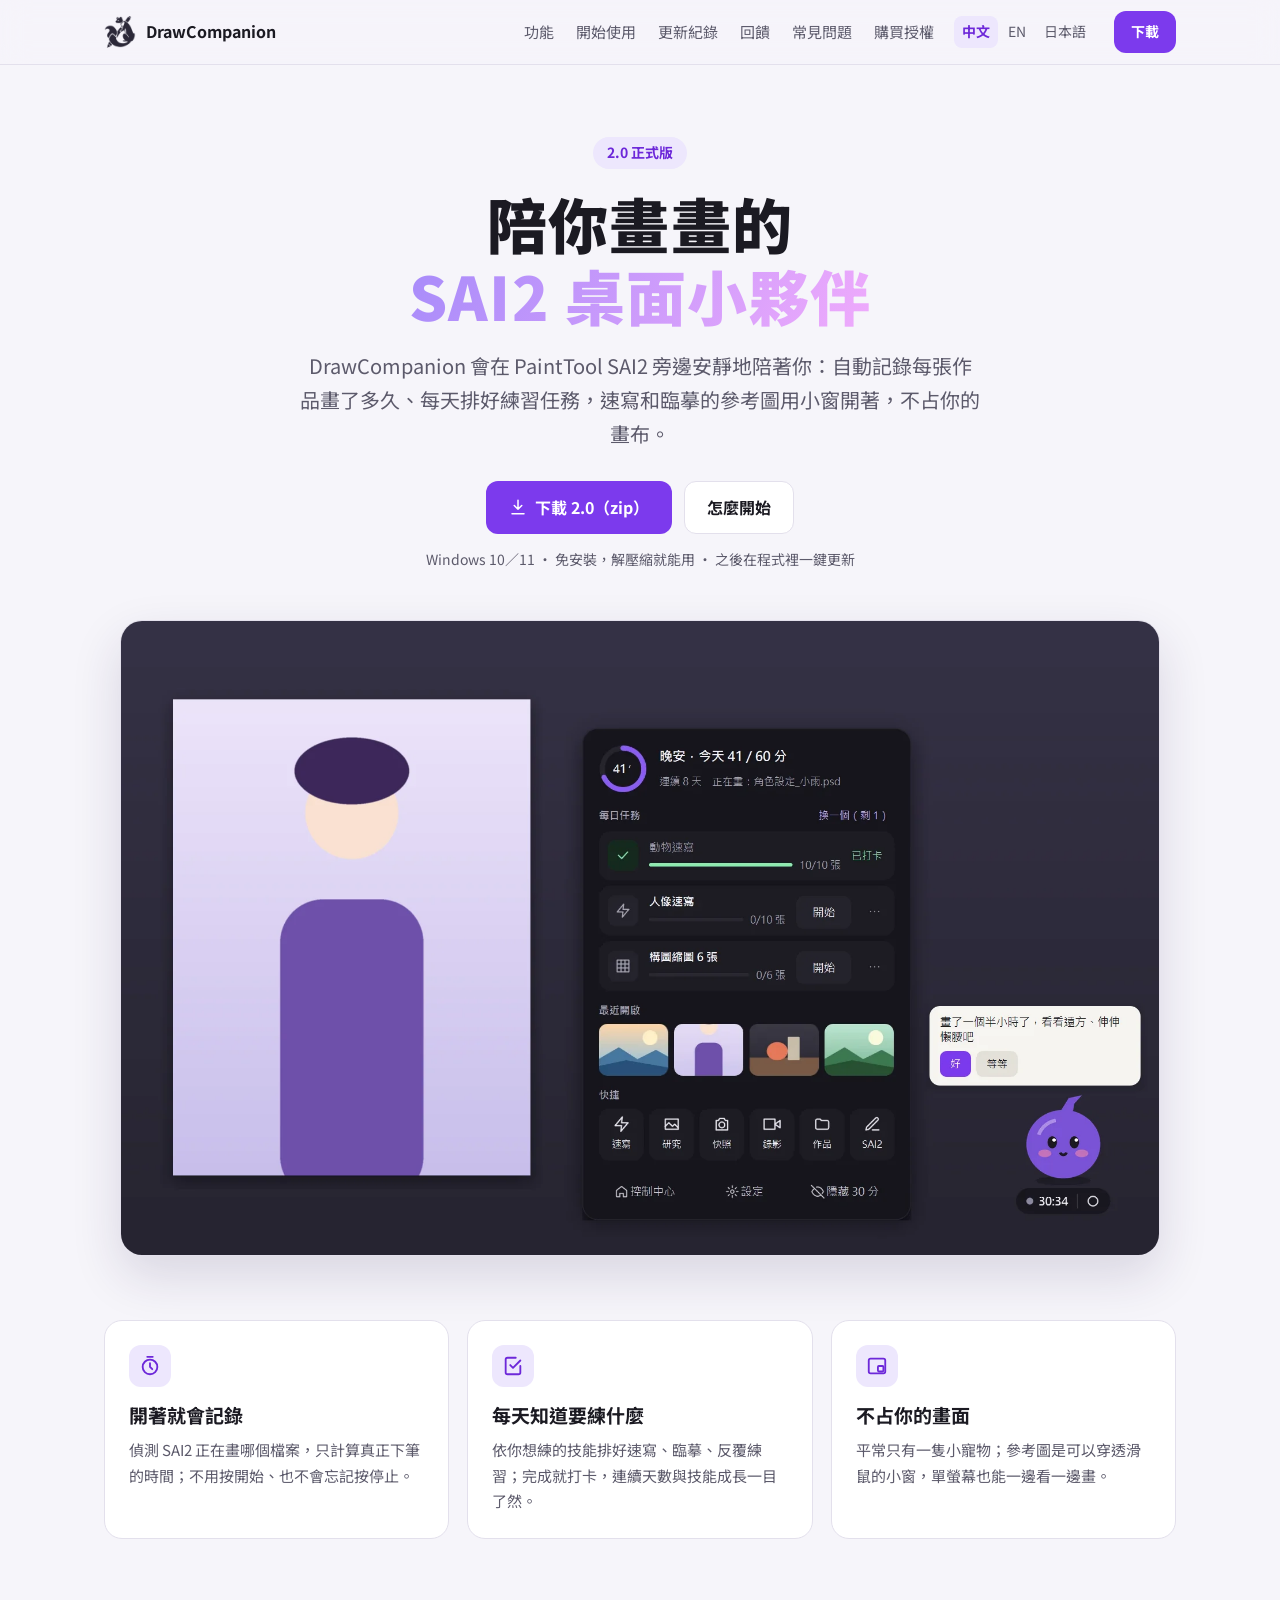
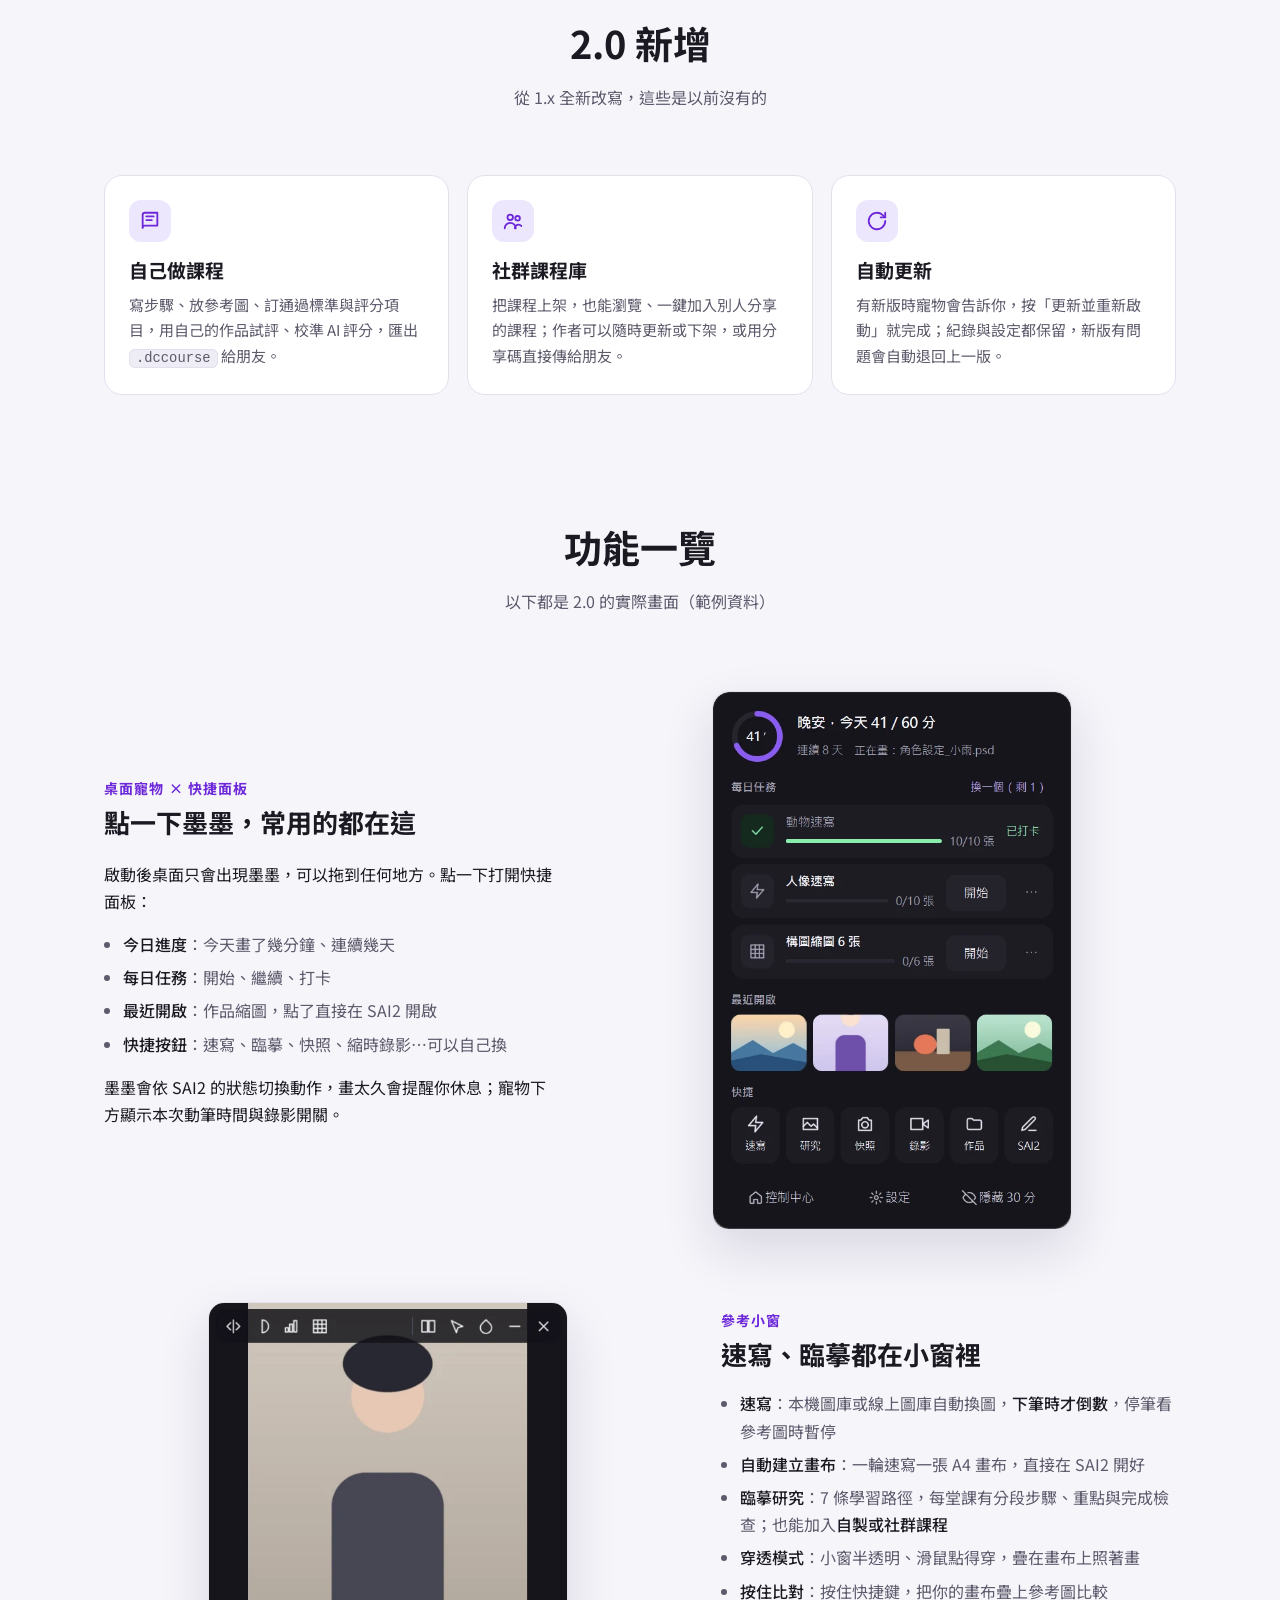
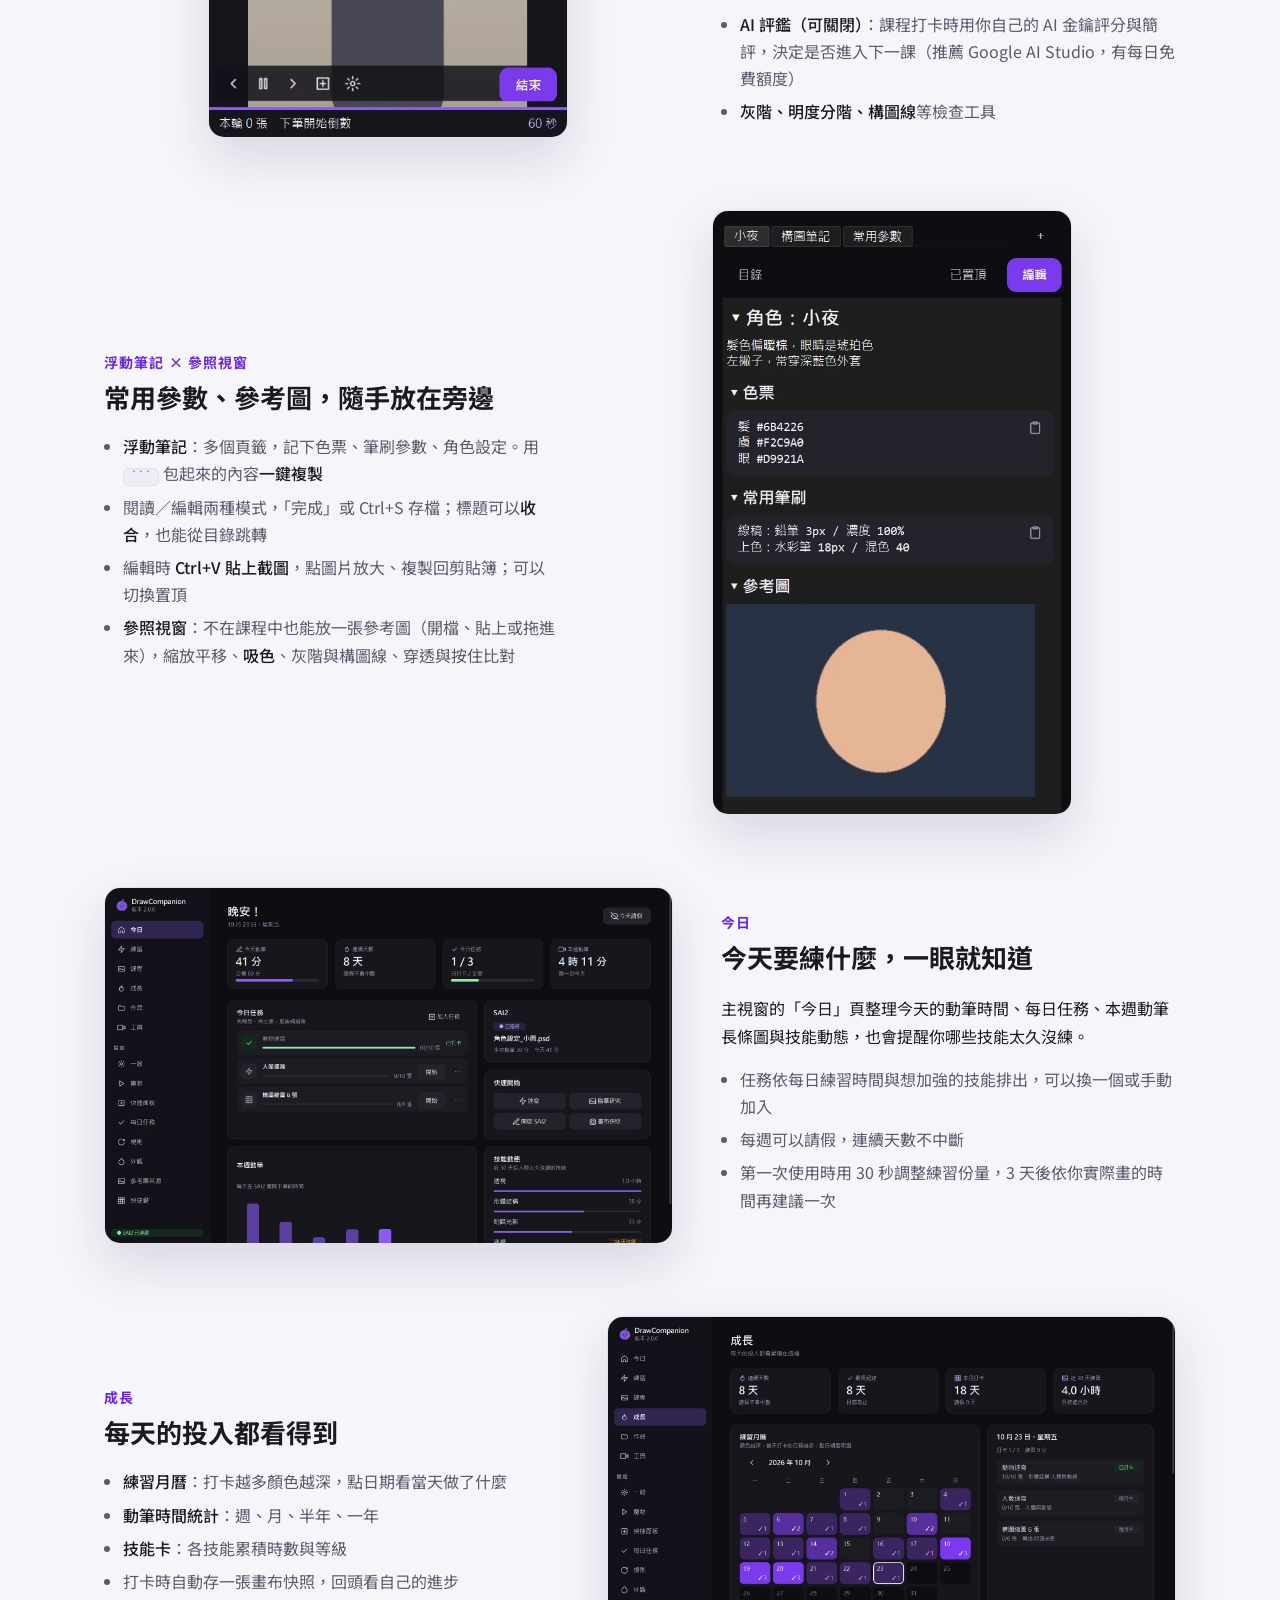
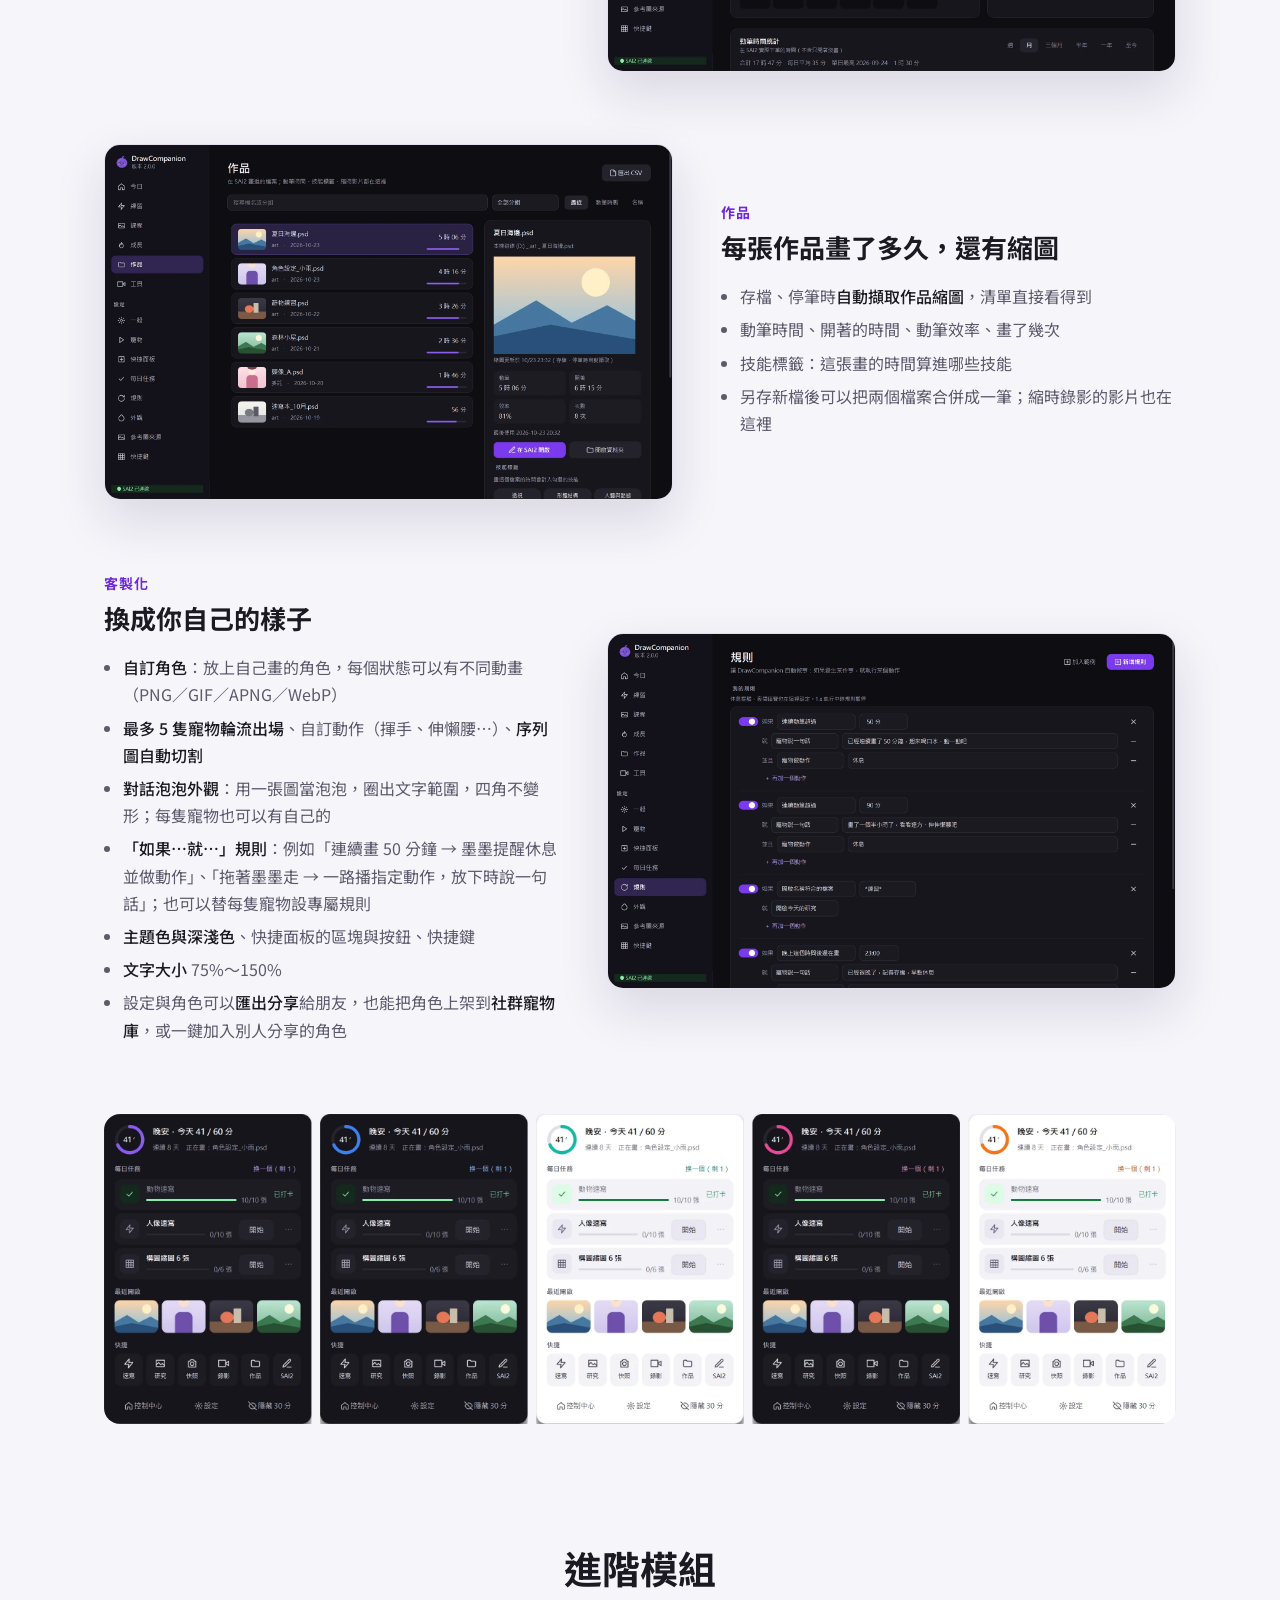
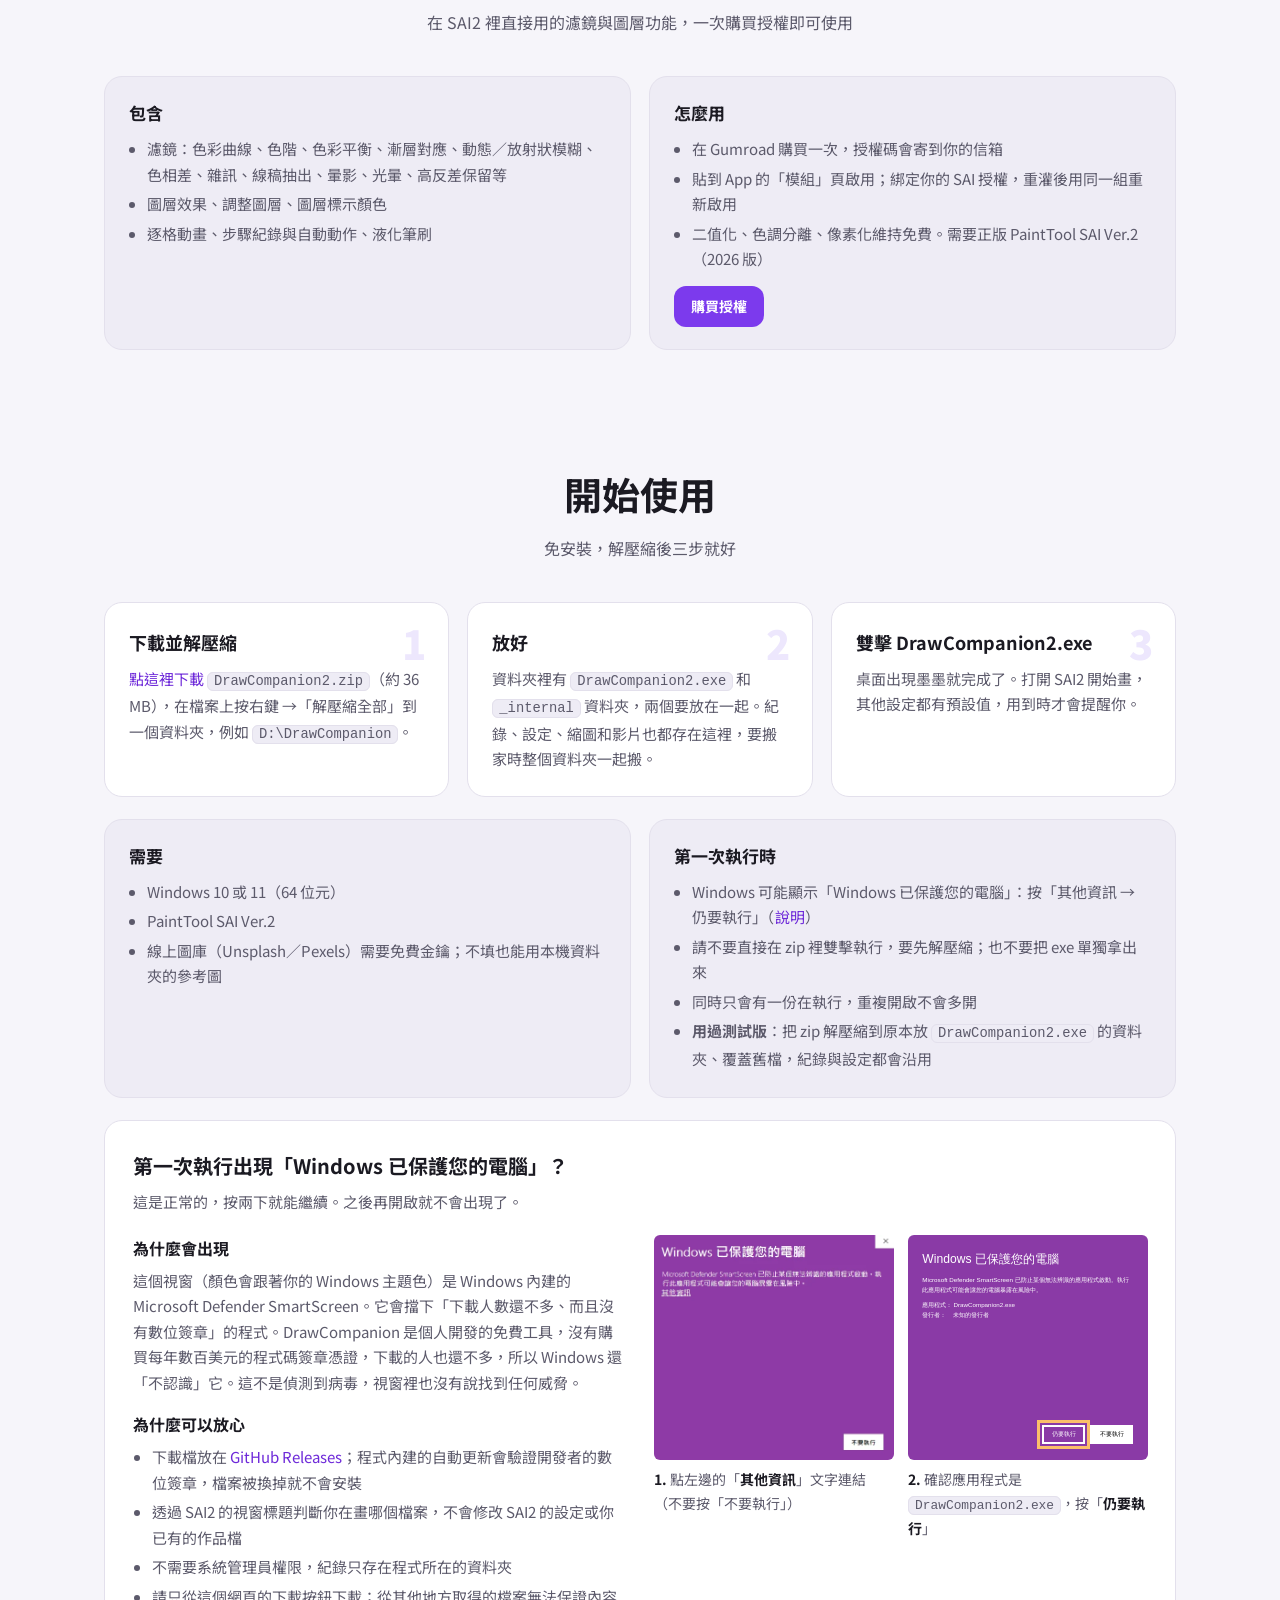
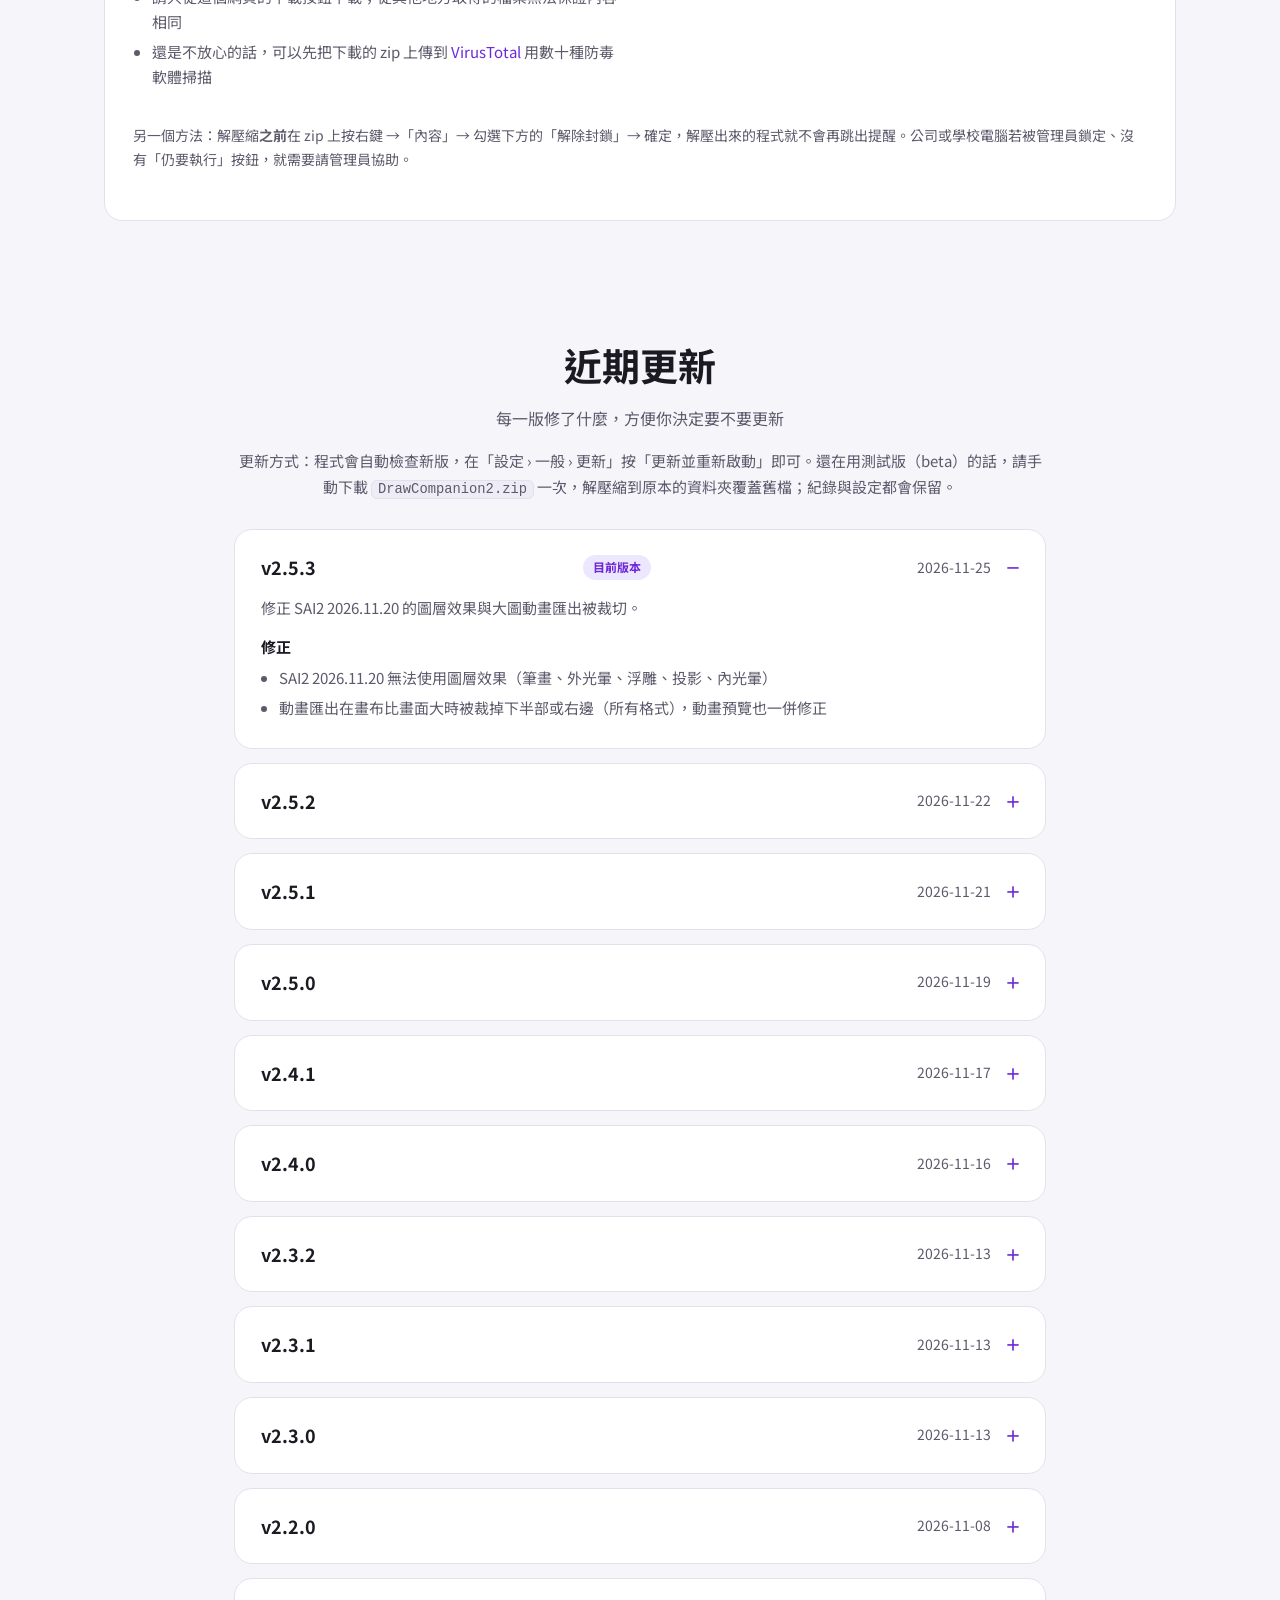
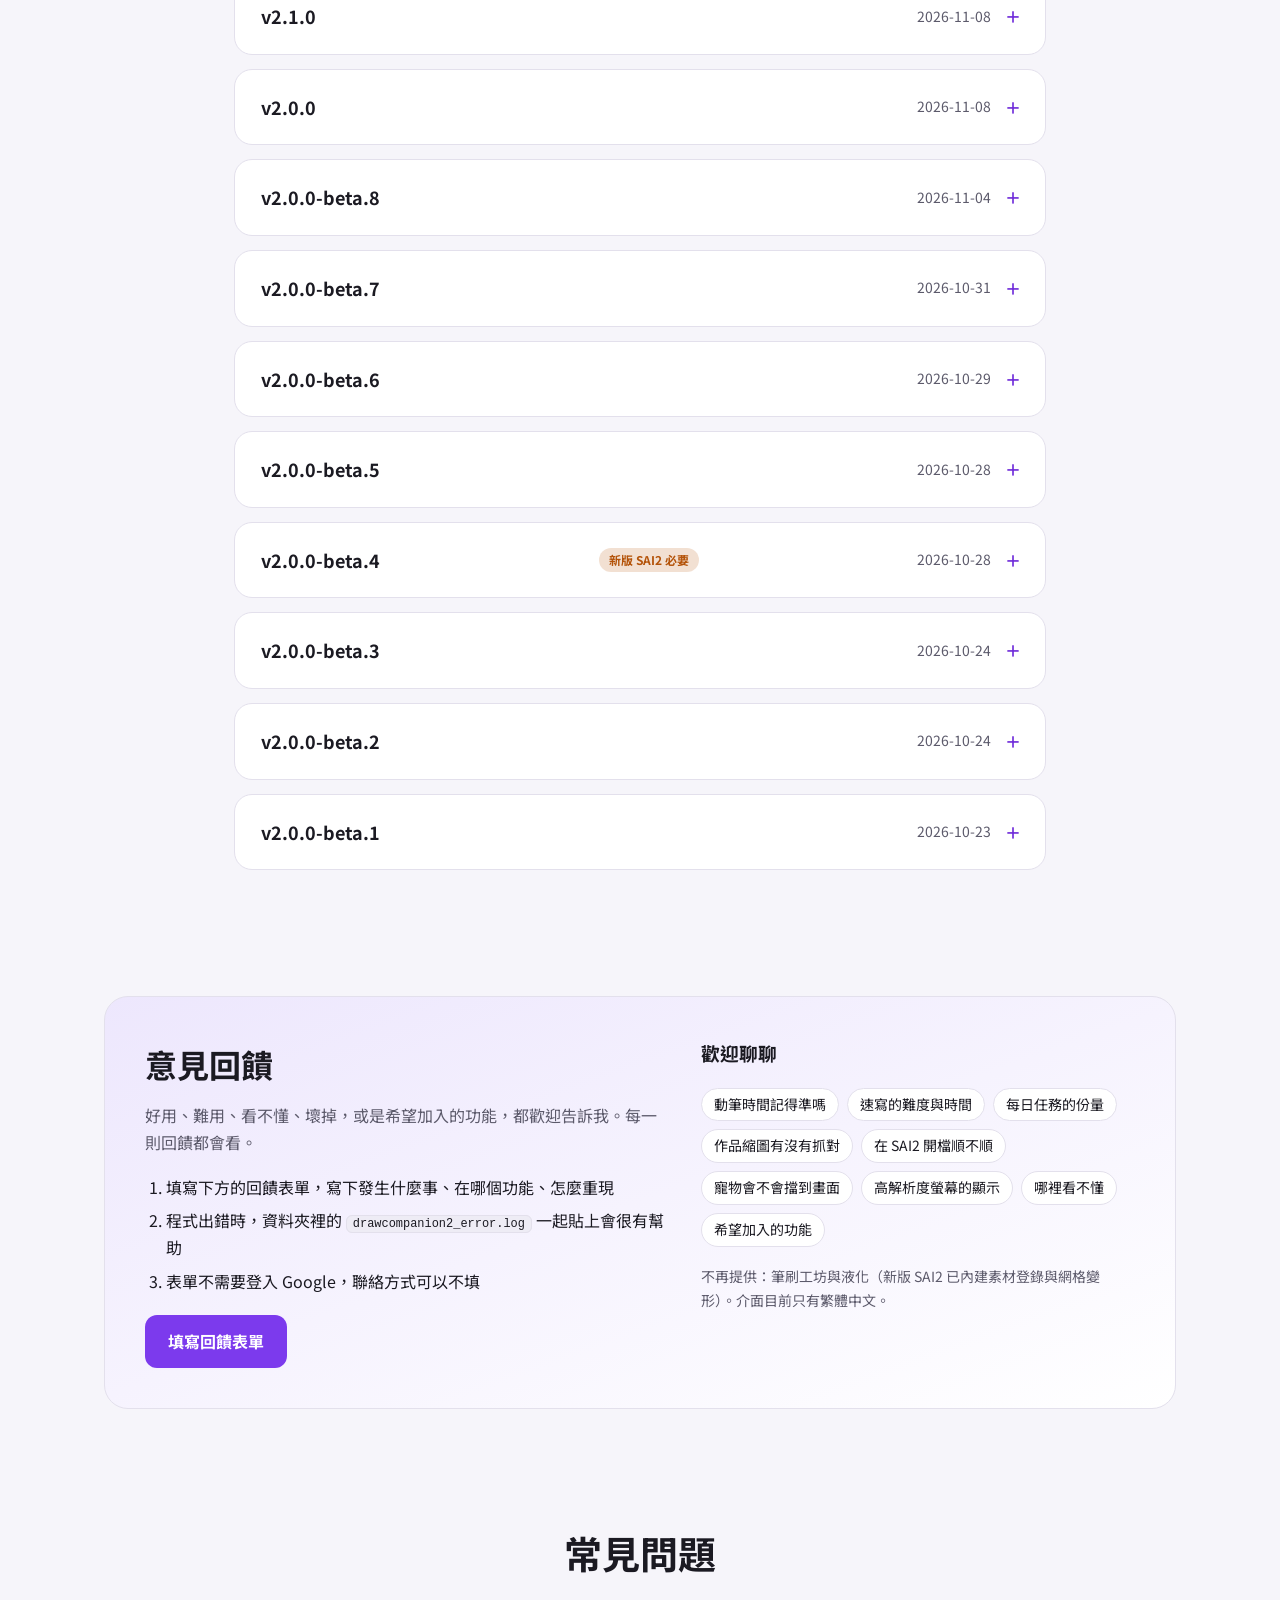
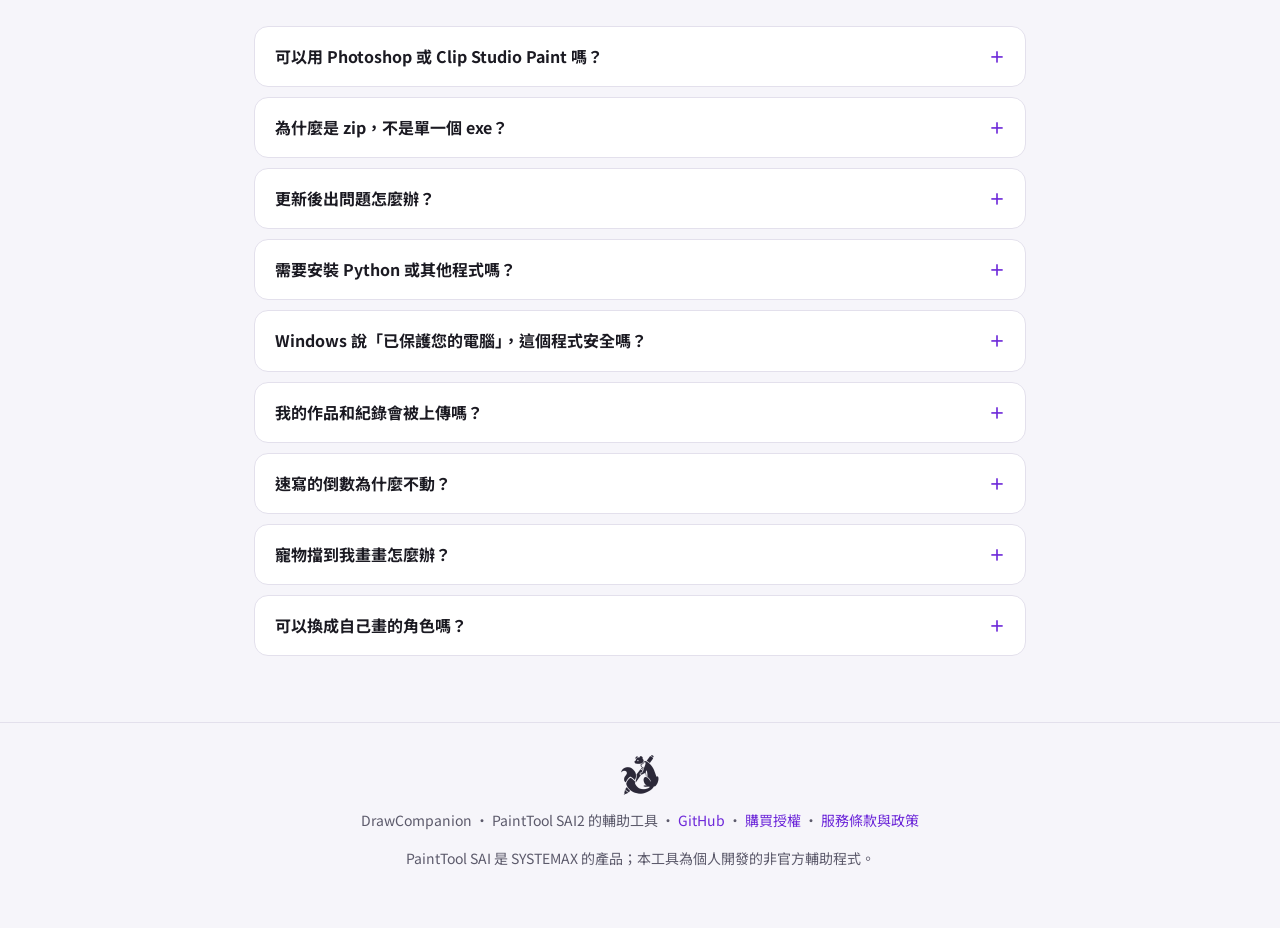
<file: docs/index.html>
<!doctype html>
<html lang="zh-Hant">
<head>
<meta charset="utf-8">
<meta name="viewport" content="width=device-width, initial-scale=1">
<title>DrawCompanion 2.0</title>
<meta name="description" content="陪你畫畫的 PaintTool SAI2 桌面小夥伴：自動記錄畫圖時間、每日練習任務、不占畫面的速寫與臨摹小窗，還能自己做課程分享到社群。2.0 正式版。">
<meta property="og:title" content="DrawCompanion 2.0">
<meta property="og:description" content="陪你畫畫的 SAI2 桌面小夥伴：自動記錄、每日練習、不占畫面的參考小窗。">
<meta property="og:image" content="https://straydog3301.github.io/SAI2_DrawCompanion/img/hero.webp">
<link rel="alternate" hreflang="zh-Hant" href="https://straydog3301.github.io/SAI2_DrawCompanion/">
<link rel="alternate" hreflang="en" href="https://straydog3301.github.io/SAI2_DrawCompanion/en/">
<link rel="alternate" hreflang="ja" href="https://straydog3301.github.io/SAI2_DrawCompanion/ja/">
<link rel="alternate" hreflang="x-default" href="https://straydog3301.github.io/SAI2_DrawCompanion/en/">
<link rel="icon" href="img/icon.png" type="image/png">
<link rel="apple-touch-icon" href="img/apple-touch-icon.png">
<link rel="preconnect" href="https://fonts.googleapis.com">
<link rel="preconnect" href="https://fonts.gstatic.com" crossorigin>
<link href="https://fonts.googleapis.com/css2?family=Noto+Sans+TC:wght@400;500;700;900&display=swap" rel="stylesheet">
<link rel="stylesheet" href="site.css">
</head>
<body>

<nav>
  <div class="wrap">
    <a class="brand" href="#top"><picture><source srcset="img/logo-dark.png" media="(prefers-color-scheme: light)"><img src="img/logo-light.png" alt="" width="32" height="32"></picture>DrawCompanion</a>
    <div class="links">
      <a href="#features">功能</a>
      <a href="#start">開始使用</a>
      <a href="#updates">更新紀錄</a>
      <a href="#feedback">回饋</a>
      <a href="#faq">常見問題</a>
      <a href="buy.html">購買授權</a>
    </div>
    <div class="lang"><a href="./" hreflang="zh-Hant" aria-current="page">中文</a><a href="en/" hreflang="en">EN</a><a href="ja/" hreflang="ja">日本語</a></div>
    <a class="btn primary small" href="https://github.com/straydog3301/SAI2_DrawCompanion/releases/latest/download/DrawCompanion2.zip">下載</a>
  </div>
</nav>

<header class="hero" id="top">
  <div class="wrap">
    <span class="badge">2.0 正式版</span>
    <h1>陪你畫畫的<br><span class="hl">SAI2 桌面小夥伴</span></h1>
    <p class="lead">DrawCompanion 會在 PaintTool SAI2 旁邊安靜地陪著你：自動記錄每張作品畫了多久、每天排好練習任務，速寫和臨摹的參考圖用小窗開著，不占你的畫布。</p>
    <div class="cta">
      <a class="btn primary" href="https://github.com/straydog3301/SAI2_DrawCompanion/releases/latest/download/DrawCompanion2.zip">
        <svg viewBox="0 0 24 24" fill="none" stroke="currentColor" stroke-width="2" stroke-linecap="round" stroke-linejoin="round" aria-hidden="true"><path d="M12 3v12m0 0-5-5m5 5 5-5M4 21h16"/></svg>
        下載 2.0（zip）
      </a>
      <a class="btn ghost" href="#start">怎麼開始</a>
    </div>
    <p class="note">Windows 10／11 · 免安裝，解壓縮就能用 · 之後在程式裡一鍵更新</p>
    <div class="hero-shot">
      <img src="img/hero.webp" width="1800" height="1100" alt="畫布旁邊的桌面寵物「墨墨」、對話泡泡與快捷面板：今日進度、每日任務、最近開啟的作品縮圖與快捷按鈕">
    </div>

    <div class="pillars">
      <div class="pillar">
        <div class="ico"><svg viewBox="0 0 24 24" fill="none" stroke="currentColor" stroke-width="2" stroke-linecap="round" stroke-linejoin="round" aria-hidden="true"><circle cx="12" cy="13" r="8"/><path d="M12 9v4l2.5 2.5M9 2h6"/></svg></div>
        <h3>開著就會記錄</h3>
        <p>偵測 SAI2 正在畫哪個檔案，只計算真正下筆的時間；不用按開始、也不會忘記按停止。</p>
      </div>
      <div class="pillar">
        <div class="ico"><svg viewBox="0 0 24 24" fill="none" stroke="currentColor" stroke-width="2" stroke-linecap="round" stroke-linejoin="round" aria-hidden="true"><path d="M9 11l3 3 8-8"/><path d="M20 12v7a2 2 0 0 1-2 2H6a2 2 0 0 1-2-2V5a2 2 0 0 1 2-2h9"/></svg></div>
        <h3>每天知道要練什麼</h3>
        <p>依你想練的技能排好速寫、臨摹、反覆練習；完成就打卡，連續天數與技能成長一目了然。</p>
      </div>
      <div class="pillar">
        <div class="ico"><svg viewBox="0 0 24 24" fill="none" stroke="currentColor" stroke-width="2" stroke-linecap="round" stroke-linejoin="round" aria-hidden="true"><rect x="3" y="4" width="18" height="16" rx="2"/><rect x="13" y="12" width="6" height="6" rx="1"/></svg></div>
        <h3>不占你的畫面</h3>
        <p>平常只有一隻小寵物；參考圖是可以穿透滑鼠的小窗，單螢幕也能一邊看一邊畫。</p>
      </div>
    </div>

    <div class="sec-title" style="margin-top:72px">
      <h2>2.0 新增</h2>
      <p>從 1.x 全新改寫，這些是以前沒有的</p>
    </div>
    <div class="pillars">
      <div class="pillar">
        <div class="ico"><svg viewBox="0 0 24 24" fill="none" stroke="currentColor" stroke-width="2" stroke-linecap="round" stroke-linejoin="round" aria-hidden="true"><path d="M4 19.5A2.5 2.5 0 0 1 6.5 17H20V3H6.5A2.5 2.5 0 0 0 4 5.5z"/><path d="M8 7h8M8 11h6"/></svg></div>
        <h3>自己做課程</h3>
        <p>寫步驟、放參考圖、訂通過標準與評分項目，用自己的作品試評、校準 AI 評分，匯出 <code>.dccourse</code> 給朋友。</p>
      </div>
      <div class="pillar">
        <div class="ico"><svg viewBox="0 0 24 24" fill="none" stroke="currentColor" stroke-width="2" stroke-linecap="round" stroke-linejoin="round" aria-hidden="true"><circle cx="9" cy="8" r="3"/><circle cx="17" cy="9" r="2.5"/><path d="M3 20a6 6 0 0 1 12 0M14 20a4 4 0 0 1 7-2.6"/></svg></div>
        <h3>社群課程庫</h3>
        <p>把課程上架，也能瀏覽、一鍵加入別人分享的課程；作者可以隨時更新或下架，或用分享碼直接傳給朋友。</p>
      </div>
      <div class="pillar">
        <div class="ico"><svg viewBox="0 0 24 24" fill="none" stroke="currentColor" stroke-width="2" stroke-linecap="round" stroke-linejoin="round" aria-hidden="true"><path d="M21 12a9 9 0 1 1-3-6.7L21 8"/><path d="M21 3v5h-5"/></svg></div>
        <h3>自動更新</h3>
        <p>有新版時寵物會告訴你，按「更新並重新啟動」就完成；紀錄與設定都保留，新版有問題會自動退回上一版。</p>
      </div>
    </div>
  </div>
</header>

<main>
<section id="features">
  <div class="wrap">
    <div class="sec-title">
      <h2>功能一覽</h2>
      <p>以下都是 2.0 的實際畫面（範例資料）</p>
    </div>

    <div class="feature">
      <div class="text">
        <div class="kicker">桌面寵物 × 快捷面板</div>
        <h3>點一下墨墨，常用的都在這</h3>
        <p>啟動後桌面只會出現墨墨，可以拖到任何地方。點一下打開快捷面板：</p>
        <ul>
          <li><b>今日進度</b>：今天畫了幾分鐘、連續幾天</li>
          <li><b>每日任務</b>：開始、繼續、打卡</li>
          <li><b>最近開啟</b>：作品縮圖，點了直接在 SAI2 開啟</li>
          <li><b>快捷按鈕</b>：速寫、臨摹、快照、縮時錄影…可以自己換</li>
        </ul>
        <p>墨墨會依 SAI2 的狀態切換動作，畫太久會提醒你休息；寵物下方顯示本次動筆時間與錄影開關。</p>
      </div>
      <div class="shot narrow"><img src="img/panel.webp" width="570" height="854" loading="lazy" alt="快捷面板：今日進度環、三項每日任務、最近開啟的作品縮圖、快捷按鈕"></div>
    </div>

    <div class="feature flip">
      <div class="text">
        <div class="kicker">參考小窗</div>
        <h3>速寫、臨摹都在小窗裡</h3>
        <ul>
          <li><b>速寫</b>：本機圖庫或線上圖庫自動換圖，<b>下筆時才倒數</b>，停筆看參考圖時暫停</li>
          <li><b>自動建立畫布</b>：一輪速寫一張 A4 畫布，直接在 SAI2 開好</li>
          <li><b>臨摹研究</b>：7 條學習路徑，每堂課有分段步驟、重點與完成檢查；也能加入<b>自製或社群課程</b></li>
          <li><b>穿透模式</b>：小窗半透明、滑鼠點得穿，疊在畫布上照著畫</li>
          <li><b>按住比對</b>：按住快捷鍵，把你的畫布疊上參考圖比較</li>
          <li><b>AI 評鑑（可關閉）</b>：課程打卡時用你自己的 AI 金鑰評分與簡評，決定是否進入下一課（推薦 Google AI Studio，有每日免費額度）</li>
          <li><b>灰階、明度分階、構圖線</b>等檢查工具</li>
        </ul>
      </div>
      <div class="shot narrow"><img src="img/sketch.webp" width="540" height="656" loading="lazy" alt="速寫參考小窗：參考圖、上方的檢查工具列、下方的上一張／暫停／下一張／畫布按鈕與倒數"></div>
    </div>

    <div class="feature">
      <div class="text">
        <div class="kicker">浮動筆記 × 參照視窗</div>
        <h3>常用參數、參考圖，隨手放在旁邊</h3>
        <ul>
          <li><b>浮動筆記</b>：多個頁籤，記下色票、筆刷參數、角色設定。用 <code>```</code> 包起來的內容<b>一鍵複製</b></li>
          <li>閱讀／編輯兩種模式，「完成」或 Ctrl+S 存檔；標題可以<b>收合</b>，也能從目錄跳轉</li>
          <li>編輯時 <b>Ctrl+V 貼上截圖</b>，點圖片放大、複製回剪貼簿；可以切換置頂</li>
          <li><b>參照視窗</b>：不在課程中也能放一張參考圖（開檔、貼上或拖進來），縮放平移、<b>吸色</b>、灰階與構圖線、穿透與按住比對</li>
        </ul>
      </div>
      <div class="shot narrow"><img src="img/notes.webp" width="570" height="960" loading="lazy" alt="浮動筆記：頁籤、可收合的標題、色票與筆刷參數的一鍵複製區塊、貼上的參考圖"></div>
    </div>

    <div class="feature flip">
      <div class="text">
        <div class="kicker">今日</div>
        <h3>今天要練什麼，一眼就知道</h3>
        <p>主視窗的「今日」頁整理今天的動筆時間、每日任務、本週動筆長條圖與技能動態，也會提醒你哪些技能太久沒練。</p>
        <ul>
          <li>任務依每日練習時間與想加強的技能排出，可以換一個或手動加入</li>
          <li>每週可以請假，連續天數不中斷</li>
          <li>第一次使用時用 30 秒調整練習份量，3 天後依你實際畫的時間再建議一次</li>
        </ul>
      </div>
      <div class="shot"><img src="img/today.webp" width="1920" height="1200" loading="lazy" alt="今日頁：今天動筆、連續天數、今日任務、本週動筆、SAI2 連線狀態與技能動態"></div>
    </div>

    <div class="feature">
      <div class="text">
        <div class="kicker">成長</div>
        <h3>每天的投入都看得到</h3>
        <ul>
          <li><b>練習月曆</b>：打卡越多顏色越深，點日期看當天做了什麼</li>
          <li><b>動筆時間統計</b>：週、月、半年、一年</li>
          <li><b>技能卡</b>：各技能累積時數與等級</li>
          <li>打卡時自動存一張畫布快照，回頭看自己的進步</li>
        </ul>
      </div>
      <div class="shot"><img src="img/growth.webp" width="1920" height="1200" loading="lazy" alt="成長頁：連續天數、最長紀錄、本月打卡、練習月曆熱度圖與單日明細"></div>
    </div>

    <div class="feature flip">
      <div class="text">
        <div class="kicker">作品</div>
        <h3>每張作品畫了多久，還有縮圖</h3>
        <ul>
          <li>存檔、停筆時<b>自動擷取作品縮圖</b>，清單直接看得到</li>
          <li>動筆時間、開著的時間、動筆效率、畫了幾次</li>
          <li>技能標籤：這張畫的時間算進哪些技能</li>
          <li>另存新檔後可以把兩個檔案合併成一筆；縮時錄影的影片也在這裡</li>
        </ul>
      </div>
      <div class="shot"><img src="img/works.webp" width="1920" height="1200" loading="lazy" alt="作品頁：帶縮圖的作品清單與右側的大圖預覽、動筆統計"></div>
    </div>

    <div class="feature">
      <div class="text">
        <div class="kicker">客製化</div>
        <h3>換成你自己的樣子</h3>
        <ul>
          <li><b>自訂角色</b>：放上自己畫的角色，每個狀態可以有不同動畫（PNG／GIF／APNG／WebP）</li>
          <li><b>最多 5 隻寵物輪流出場</b>、自訂動作（揮手、伸懶腰…）、<b>序列圖自動切割</b></li>
          <li><b>對話泡泡外觀</b>：用一張圖當泡泡，圈出文字範圍，四角不變形；每隻寵物也可以有自己的</li>
          <li><b>「如果…就…」規則</b>：例如「連續畫 50 分鐘 → 墨墨提醒休息並做動作」、「拖著墨墨走 → 一路播指定動作，放下時說一句話」；也可以替每隻寵物設專屬規則</li>
          <li><b>主題色與深淺色</b>、快捷面板的區塊與按鈕、快捷鍵</li>
          <li><b>文字大小</b> 75%～150%</li>
          <li>設定與角色可以<b>匯出分享</b>給朋友，也能把角色上架到<b>社群寵物庫</b>，或一鍵加入別人分享的角色</li>
        </ul>
      </div>
      <div class="shot"><img src="img/rules.webp" width="1920" height="1200" loading="lazy" alt="規則頁：連續動筆提醒、開啟練習檔案、深夜提醒等「如果…就…」規則"></div>
    </div>
    <img class="themes" src="img/themes.webp" width="2946" height="854" loading="lazy" alt="五種主題色的快捷面板：紫、藍、青綠（淺色）、粉紅、橘（淺色）">
  </div>
</section>

<section id="pro">
  <div class="wrap">
    <div class="sec-title">
      <h2>進階模組</h2>
      <p>在 SAI2 裡直接用的濾鏡與圖層功能，一次購買授權即可使用</p>
    </div>
    <div class="req">
      <div class="box">
        <h3>包含</h3>
        <ul>
          <li>濾鏡：色彩曲線、色階、色彩平衡、漸層對應、動態／放射狀模糊、色相差、雜訊、線稿抽出、暈影、光暈、高反差保留等</li>
          <li>圖層效果、調整圖層、圖層標示顏色</li>
          <li>逐格動畫、步驟紀錄與自動動作、液化筆刷</li>
        </ul>
      </div>
      <div class="box">
        <h3>怎麼用</h3>
        <ul>
          <li>在 Gumroad 購買一次，授權碼會寄到你的信箱</li>
          <li>貼到 App 的「模組」頁啟用；綁定你的 SAI 授權，重灌後用同一組重新啟用</li>
          <li>二值化、色調分離、像素化維持免費。需要正版 PaintTool SAI Ver.2（2026 版）</li>
        </ul>
        <p style="margin:14px 0 0"><a class="btn primary small" href="buy.html">購買授權</a></p>
      </div>
    </div>
  </div>
</section>

<section id="start">
  <div class="wrap">
    <div class="sec-title">
      <h2>開始使用</h2>
      <p>免安裝，解壓縮後三步就好</p>
    </div>
    <div class="steps">
      <div class="step">
        <h3>下載並解壓縮</h3>
        <p><a href="https://github.com/straydog3301/SAI2_DrawCompanion/releases/latest/download/DrawCompanion2.zip">點這裡下載</a> <code>DrawCompanion2.zip</code>（約 36 MB），在檔案上按右鍵 →「解壓縮全部」到一個資料夾，例如 <code>D:\DrawCompanion</code>。</p>
      </div>
      <div class="step">
        <h3>放好</h3>
        <p>資料夾裡有 <code>DrawCompanion2.exe</code> 和 <code>_internal</code> 資料夾，兩個要放在一起。紀錄、設定、縮圖和影片也都存在這裡，要搬家時整個資料夾一起搬。</p>
      </div>
      <div class="step">
        <h3>雙擊 DrawCompanion2.exe</h3>
        <p>桌面出現墨墨就完成了。打開 SAI2 開始畫，其他設定都有預設值，用到時才會提醒你。</p>
      </div>
    </div>
    <div class="req">
      <div class="box">
        <h3>需要</h3>
        <ul>
          <li>Windows 10 或 11（64 位元）</li>
          <li>PaintTool SAI Ver.2</li>
          <li>線上圖庫（Unsplash／Pexels）需要免費金鑰；不填也能用本機資料夾的參考圖</li>
        </ul>
      </div>
      <div class="box">
        <h3>第一次執行時</h3>
        <ul>
          <li>Windows 可能顯示「Windows 已保護您的電腦」：按「其他資訊 → 仍要執行」（<a href="#smartscreen">說明</a>）</li>
          <li>請不要直接在 zip 裡雙擊執行，要先解壓縮；也不要把 exe 單獨拿出來</li>
          <li>同時只會有一份在執行，重複開啟不會多開</li>
          <li><b>用過測試版</b>：把 zip 解壓縮到原本放 <code>DrawCompanion2.exe</code> 的資料夾、覆蓋舊檔，紀錄與設定都會沿用</li>
        </ul>
      </div>
    </div>

    <div class="smart" id="smartscreen">
      <h3>第一次執行出現「Windows 已保護您的電腦」？</h3>
      <p>這是正常的，按兩下就能繼續。之後再開啟就不會出現了。</p>
      <div class="smart-grid">
        <div class="why">
          <h4>為什麼會出現</h4>
          <p>這個視窗（顏色會跟著你的 Windows 主題色）是 Windows 內建的 Microsoft Defender SmartScreen。它會擋下「下載人數還不多、而且沒有數位簽章」的程式。DrawCompanion 是個人開發的免費工具，沒有購買每年數百美元的程式碼簽章憑證，下載的人也還不多，所以 Windows 還「不認識」它。這不是偵測到病毒，視窗裡也沒有說找到任何威脅。</p>
          <h4>為什麼可以放心</h4>
          <ul>
            <li>下載檔放在 <a href="https://github.com/straydog3301/SAI2_DrawCompanion/releases">GitHub Releases</a>；程式內建的自動更新會驗證開發者的數位簽章，檔案被換掉就不會安裝</li>
            <li>透過 SAI2 的視窗標題判斷你在畫哪個檔案，不會修改 SAI2 的設定或你已有的作品檔</li>
            <li>不需要系統管理員權限，紀錄只存在程式所在的資料夾</li>
            <li>請只從這個網頁的下載按鈕下載；從其他地方取得的檔案無法保證內容相同</li>
            <li>還是不放心的話，可以先把下載的 zip 上傳到 <a href="https://www.virustotal.com/">VirusTotal</a> 用數十種防毒軟體掃描</li>
          </ul>
        </div>
        <div class="howto">
          <figure>
            <img src="img/smartscreen.webp" width="523" height="492" loading="lazy" alt="Windows 已保護您的電腦：Microsoft Defender SmartScreen 已防止某個無法辨識的應用程式啟動，下方有「其他資訊」連結與「不要執行」按鈕">
            <figcaption><b>1.</b> 點左邊的「<b>其他資訊</b>」文字連結（不要按「不要執行」）</figcaption>
          </figure>
          <figure>
            <div class="win" role="img" aria-label="點了其他資訊之後：顯示應用程式 DrawCompanion2.exe、發行者 未知的發行者，下方多出「仍要執行」按鈕">
              <div class="t">Windows 已保護您的電腦</div>
              <div>Microsoft Defender SmartScreen 已防止某個無法辨識的應用程式啟動。執行此應用程式可能會讓您的電腦暴露在風險中。</div>
              <div class="kv"><span>應用程式：</span>DrawCompanion2.exe<br><span>發行者：</span>未知的發行者</div>
              <div class="btns"><span class="run">仍要執行</span><span class="no">不要執行</span></div>
            </div>
            <figcaption><b>2.</b> 確認應用程式是 <code>DrawCompanion2.exe</code>，按「<b>仍要執行</b>」</figcaption>
          </figure>
        </div>
      </div>
      <p class="alt">另一個方法：解壓縮<b>之前</b>在 zip 上按右鍵 →「內容」→ 勾選下方的「解除封鎖」→ 確定，解壓出來的程式就不會再跳出提醒。公司或學校電腦若被管理員鎖定、沒有「仍要執行」按鈕，就需要請管理員協助。</p>
    </div>
  </div>
</section>

<section id="updates">
  <div class="wrap updates">
    <div class="sec-title">
      <h2>近期更新</h2>
      <p>每一版修了什麼，方便你決定要不要更新</p>
    </div>
    <p class="update-how">更新方式：程式會自動檢查新版，在「設定 › 一般 › 更新」按「更新並重新啟動」即可。還在用測試版（beta）的話，請手動下載 <code>DrawCompanion2.zip</code> 一次，解壓縮到原本的資料夾覆蓋舊檔；紀錄與設定都會保留。</p>

    <details class="rel" open>
      <summary><span class="ver">v2.5.3</span><span class="tag">目前版本</span><span class="date">2026-11-25</span></summary>
      <p class="lead2">修正 SAI2 2026.11.20 的圖層效果與大圖動畫匯出被裁切。</p>
      <h4>修正</h4>
      <ul>
        <li>SAI2 2026.11.20 無法使用圖層效果（筆畫、外光暈、浮雕、投影、內光暈）</li>
        <li>動畫匯出在畫布比畫面大時被裁掉下半部或右邊（所有格式），動畫預覽也一併修正</li>
      </ul>
    </details>

    <details class="rel">
      <summary><span class="ver">v2.5.2</span><span class="date">2026-11-22</span></summary>
      <p class="lead2">匯入筆刷支援 CSP 工具群組與一次匯入多個檔案，SAI2 主題圖示顏色修正。</p>
      <h4>改進</h4>
      <ul>
        <li><b>匯入筆刷支援 CLIP STUDIO PAINT 工具群組（.sutg）</b>，也可以一次選多個筆刷檔匯入</li>
        <li>匯入預覽清單可以用 Shift / Ctrl 多選</li>
        <li>SAI2 主題：圖示顏色維持原色，不再出現藍線與白邊；開啟 / 儲存對話框的檔案面板跟著主題變色</li>
      </ul>
      <h4>修正</h4>
      <ul>
        <li>按「編輯主題」偶爾會讓程式被強制關閉</li>
      </ul>
    </details>

    <details class="rel">
      <summary><span class="ver">v2.5.1</span><span class="date">2026-11-21</span></summary>
      <p class="lead2">支援 SAI2 2026.11.20 新版，SAI2 之後再更新時先保留授權。</p>
      <h4>新功能</h4>
      <ul>
        <li><b>支援 SAI2 Ver.2 Alpha 2026.11.20</b>：模組功能與授權都支援新版，2026.10.19 版也能繼續用</li>
        <li><b>SAI2 再更新時先保留授權</b>：還沒支援的新版 SAI2 不會變成未授權；模組功能等 DrawCompanion 更新支援後出現</li>
      </ul>
      <h4>改進</h4>
      <ul>
        <li>小幫手、每日任務等頁面加上左側區段導覽；自製寵物頁改成一頁往下捲動</li>
      </ul>
      <h4>修正</h4>
      <ul>
        <li>自製寵物的動作面板會撐到畫面外</li>
      </ul>
    </details>

    <details class="rel">
      <summary><span class="ver">v2.5.0</span><span class="date">2026-11-19</span></summary>
      <p class="lead2">筆刷頁與匯入其他軟體筆刷、寵物沿著視窗邊走與爬牆、規則離開提醒與進階設定。</p>
      <h4>新功能</h4>
      <ul>
        <li><b>筆刷頁</b>（僅 SAI2）：瀏覽與整理筆刷形狀、紋理、紙張材質與自訂工具，可以改名、搬分類、刪除，匯出匯入 .dcbrush 素材包</li>
        <li><b>匯入其他軟體的筆刷</b>：Procreate、Photoshop（.abr）、CLIP STUDIO PAINT（.sut）轉成 SAI2 筆刷。兩邊的筆刷引擎不同，受限於 SAI2 本身的功能，只能盡量接近，無法做到與原始軟體完全一致的效果</li>
        <li><b>匯入網路上分享的 SAI2 素材</b>資料夾或 .zip，預覽後勾選匯入</li>
        <li><b>SAI2 筆刷新參數</b>（僅 SAI2 2026 版）：不累加 / 重疊不加深、水彩邊界、散布筆刷的顏色抖動跟筆壓</li>
        <li><b>寵物沿著螢幕與視窗四周走</b>：工作列、視窗頂端與側邊都能走，會爬牆、跳上附近的視窗；自訂角色可以加走路、爬牆動畫</li>
        <li><b>寵物跑到你正在看的螢幕</b>提示，說完回原位；泡泡改成排隊不再互相蓋掉</li>
        <li><b>規則：離開繪圖軟體 N 分鐘提醒</b>，以及進階設定（時段、星期、前景、再提醒間隔、冷卻、每天上限、「稍後提醒」按鈕）；規則頁顯示上次觸發，可以「試一下」</li>
        <li>「隱藏（直到我叫回來）」、新快捷鍵（步驟紀錄、色環、儲存 / 載入選取範圍）</li>
      </ul>
      <h4>改進</h4>
      <ul>
        <li>模組頁分組收合；規則觸發紀錄存檔，重開 App 不會重複提醒；下拉選單不再被滾輪改到</li>
      </ul>
      <h4>修正</h4>
      <ul>
        <li>寵物有時卡在拖曳動畫；「晚上這個時間後」過午夜的判斷；SAI2 偶爾出現「偵測到程式內部狀態異常」</li>
      </ul>
    </details>

    <details class="rel">
      <summary><span class="ver">v2.4.1</span><span class="date">2026-11-17</span></summary>
      <p class="lead2">動畫逐格模式與 MP4 匯出、更多外觀選項、參照視窗更好用。</p>
      <h4>新功能</h4>
      <ul>
        <li><b>動畫逐格模式</b>（僅 SAI2 2026 版）：時間軸 / 逐格切換，每格可以設不同的停留時間，有縮圖、拖曳排序、新增 / 刪除格</li>
        <li><b>動畫匯出 MP4</b>；匯出倍率（×1～×8）與循環次數 GIF、APNG、序列圖、MP4 都適用；預覽視窗可以縮放到 1600% 與平移</li>
        <li><b>漸層組、自動動作匯入 / 匯出</b>：可以匯出單一群組或全部，分享給別人或搬到另一台電腦</li>
        <li><b>更多外觀選項</b>：自訂主色與四種新主色、深色 / 淺色底色風格（含純黑 OLED、紙張米色）、圓角大小、介面字型</li>
      </ul>
      <h4>改進</h4>
      <ul>
        <li><b>參照視窗</b>：四邊都可以拉大小、按住工具列空白處拖曳；畫布比對改成按住時顯示完整畫布（不變形），放開切回參考圖</li>
        <li><b>SAI2 介面主題</b>：新增群組顏色、橙色高光邊框、棕色標題文字等設定</li>
        <li>補上漏掉的英文 / 日文翻譯</li>
      </ul>
    </details>

    <details class="rel">
      <summary><span class="ver">v2.4.0</span><span class="date">2026-11-16</span></summary>
      <p class="lead2">SAI2 介面主題（免費）、Gamut Lock 色環、儲存選取範圍。</p>
      <h4>新功能</h4>
      <ul>
        <li><b>SAI2 介面主題</b>（免費，僅 SAI2 2026-10-19 版；主題模組作者：久遠.悠）：在「工具」頁用幾個主色換掉 SAI2 的介面配色，有即時預覽；內建淺色、中灰、深色，也能存自己的主題、匯入匯出。SAI2 要先切成淺色模式，重新啟動 SAI2 生效</li>
        <li><b>Gamut Lock 色環</b>（僅 SAI2 2026 版）：「視窗」選單打開的色環面板，可套三角、四邊、六角、圓、橢圓、雙圓遮罩，遮罩外的顏色點不到；下筆後換色會記住「前一次」用的顏色，點一下就換回去</li>
        <li><b>儲存 / 載入選取範圍</b>（僅 SAI2 2026 版）：存在隱藏的圖層資料夾裡、跟著作品存檔；載入時 Shift 增加、Alt 減去、Shift+Alt 交集</li>
        <li><b>選取 / 拾色時忽略圖層</b>（僅 SAI2 2026 版）：勾起來的圖層在 Shift+Ctrl+點擊選取與拾色時會被跳過</li>
      </ul>
      <h4>修正</h4>
      <ul>
        <li>SAI2 筆畫效果用在半透明筆刷上時的溢色與粗細不一致</li>
      </ul>
    </details>

    <details class="rel">
      <summary><span class="ver">v2.3.2</span><span class="date">2026-11-13</span></summary>
      <p class="lead2">新的程式圖示。</p>
      <h4>改進</h4>
      <ul>
        <li><b>新的程式圖示</b>：白鼬「默默」抱著筆。exe、視窗、工作列與系統匣改用深色圓角方塊加淺色白鼬；這個網頁的 LOGO 也會跟著深淺色主題切換</li>
      </ul>
    </details>

    <details class="rel">
      <summary><span class="ver">v2.3.1</span><span class="date">2026-11-13</span></summary>
      <p class="lead2">修正錄影開關顯示錯誤，「錄影」頁可以直接下載 ffmpeg。</p>
      <h4>修正</h4>
      <ul>
        <li>從寵物下方的錄影按鈕等地方開關錄影後，「錄影」頁的開關沒有跟著動：看起來開著其實是關的，按下去反而做了相反的事（例如以為關掉了，其實是打開，影片沒有合成）</li>
      </ul>
      <h4>改進</h4>
      <ul>
        <li>「錄影 › 錄影設定」新增「合成影片」：顯示目前用 ffmpeg 還是 Windows 內建功能，可以直接下載 ffmpeg；裝好後按「重新偵測」（或等幾秒）就會使用，不用重開程式</li>
        <li>更新完成後寵物的「看更新內容」改成打開這個網頁的近期更新</li>
      </ul>
    </details>

    <details class="rel">
      <summary><span class="ver">v2.3.0</span><span class="date">2026-11-13</span></summary>
      <p class="lead2">SAI2 液化筆刷、六個新濾鏡與兩種圖層效果；縮時錄影不用再安裝 ffmpeg。</p>
      <h4>新功能（SAI2 2026 版）</h4>
      <ul>
        <li><b>液化筆刷</b>：「新增工具」選「液化」，可推移、順時針／逆時針旋轉、縮攏、膨脹；濃度決定強度，可以跟筆壓。能同時處理選取的多個圖層，畫的時候即時預覽，一筆一次 Ctrl+Z</li>
        <li><b>新濾鏡</b>：色彩曲線、動態模糊、放射狀模糊、色相差、色彩平衡、漸層對應（附新的拾色器與自訂漸層組）</li>
        <li><b>新圖層效果</b>：外光暈、浮雕，畫圖時即時更新</li>
        <li>每個濾鏡都能在「工具」頁單獨開關、設快捷鍵；筆畫、外光暈、浮雕的顏色改成點色塊開拾色器調整</li>
      </ul>
      <h4>改進</h4>
      <ul>
        <li><b>縮時錄影不用再安裝 ffmpeg</b>：沒有 ffmpeg 時改用 Windows 內建的 Media Foundation 合成影片、合併片段、匯出指定長度；有裝 ffmpeg 時照樣優先使用（較快、檔案較小）</li>
        <li>Windows N 版請先安裝「媒體功能套件」（Media Feature Pack）</li>
      </ul>
    </details>

    <details class="rel">
      <summary><span class="ver">v2.2.0</span><span class="date">2026-11-08</span></summary>
      <p class="lead2">也能搭配 Photoshop 和 Clip Studio Paint 使用。</p>
      <h4>新功能</h4>
      <ul>
        <li><b>支援 Photoshop 與 Clip Studio Paint</b>：在「設定 › 一般 › 繪圖軟體」切換。動筆時間、每日打卡、作品紀錄、最近開啟、畫布快照與課程打卡截圖都跟著選的軟體；同一個檔案換軟體畫仍是同一筆紀錄</li>
        <li>Photoshop 讀視窗標題判斷目前的檔案，畫布截圖需要 Photoshop 畫面沒被擋住；Clip Studio Paint 讀開著的檔案清單（開好幾張時以最後開啟的為準），截圖是最後一次存檔的樣子</li>
        <li>縮時錄影與模組只支援 SAI2：換成其他軟體時這兩頁會壓灰</li>
      </ul>
      <h4>修正</h4>
      <ul>
        <li>個別寵物的規則按「新增規則」沒有反應；新規則改為加在清單最上方</li>
      </ul>
    </details>

    <details class="rel">
      <summary><span class="ver">v2.1.0</span><span class="date">2026-11-08</span></summary>
      <p class="lead2">社群寵物庫：把自己畫的角色分享給大家，也能一鍵加入別人的角色。</p>
      <h4>新功能</h4>
      <ul>
        <li><b>社群寵物庫</b>：小幫手頁的「社群寵物庫」可以瀏覽其他人分享的角色，卡片直接播放待命動畫，顯示作者、動作與規則數；按「加入」會先預覽，會開網址、開檔案、錄影或存快照的規則預設停用</li>
        <li><b>上架自己的角色</b>：自訂角色的「資料」分頁可以上架、上傳新版本或下架，和課程庫共用作者金鑰；作者更新後，加入過的人會看到「更新到新版」，更新時保留陣容位置</li>
        <li>可以檢舉不當內容或盜用的角色，累積檢舉會先自動隱藏</li>
      </ul>
    </details>

    <details class="rel">
      <summary><span class="ver">v2.0.0</span><span class="date">2026-11-08</span></summary>
      <p class="lead2">2.0 正式版：自己做課程、分享到社群課程庫，以後更新也不用再手動下載。</p>
      <h4>新功能</h4>
      <ul>
        <li><b>自動更新</b>：每天最多檢查一次新版，有新版時寵物會告訴你；在「設定 › 一般 › 更新」按「更新並重新啟動」就完成，紀錄與設定都保留。新版啟動失敗會自動退回上一版</li>
        <li><b>自製課程</b>：課程編輯器可以寫步驟、放參考圖、設定通過標準與評分項目，試評並用自己的作品校準 AI 評分；可以匯出 <code>.dccourse</code> 分享</li>
        <li><b>社群課程庫</b>：直接上架自己的課程，瀏覽、加入別人分享的課程，作者可以隨時更新或下架</li>
        <li><b>拖動寵物的規則</b>：新增「拖動寵物時」「放下拖動的寵物時」觸發：被拖著走的整段時間都播指定的動作，放下時可以再說一句</li>
        <li><b>改成資料夾版</b>：下載 zip 解壓縮即可使用，不必每次啟動先解開整個程式，開啟更快；自動更新會替換整個程式資料夾，並保留上一版供退回</li>
      </ul>
      <h4>介面調整</h4>
      <ul>
        <li>不再偵測 1.x：開著 1.x 時 2.0 也照常記錄（請不要同時開兩版）</li>
        <li>「新增範本」按鈕移到每日任務的「任務範本」旁；一般頁不再重複放濾鏡模組開關</li>
        <li>「工具」頁分成「模組」（SAI2 濾鏡與圖層效果）和「錄影」兩頁</li>
        <li>「外觀」併入「一般」；「參考圖來源」和「AI 評鑑」合併成「課程設定」</li>
        <li>課程編輯器、勾選框、清單與表格改用和主視窗一致的樣式</li>
        <li>社群課程庫、金鑰資訊、匯出課程、貼上分享碼等彈窗統一樣式，淺色主題下也正確顯示；系統對話框的按鈕改為中文</li>
      </ul>
      <h4>修正</h4>
      <ul>
        <li>未存檔的畫布存檔合併後，之後同名的新畫布（例如同一分鐘內重開 SAI2）不會再被算進先前的作品</li>
      </ul>
    </details>

    <details class="rel">
      <summary><span class="ver">v2.0.0-beta.8</span><span class="date">2026-11-04</span></summary>
      <p class="lead2">寵物變成一整個陣容：輪流陪你畫、各有自己的動作、規則和對話框，還能打包分享。</p>
      <h4>新功能</h4>
      <ul>
        <li><b>小幫手頁</b>：設定裡的「寵物」和「規則」合併成「小幫手」。最前面的「一般」放所有寵物共用的規則、預設對話框與外觀；點寵物就編輯那一隻</li>
        <li><b>最多 5 隻寵物</b>：每次啟動固定一隻、隨機、依序輪流或每天換一隻；右鍵點寵物可以臨時換</li>
        <li><b>自訂動作</b>：每隻最多 20 個（揮手、伸懶腰…），可以設成播一次或循環、待命時偶爾播；規則可以觸發「點兩下寵物」「寵物出場時」</li>
        <li><b>序列圖</b>：一張圖排好多格（例如 1 列 10 格、2 列 5 格）會自動判斷怎麼切，也能自己調；1 列 30 格以上的長條圖可以捲動、縮放、逐格查看。也可以一次選多張圖當成動畫</li>
        <li><b>寵物專屬規則與對話框</b>：只在那隻出場時生效，跟著角色包一起匯出</li>
        <li><b>角色包分享</b>：匯入前先預覽動畫、對話框和規則；會開網址、開檔案的規則預設停用。墨墨也能「複製成自訂角色」再改</li>
        <li><b>筆畫圖層效果</b>：可選內部／居中／外部、大小 1～100，顏色改用色相／飽和度／明度色條</li>
      </ul>
    </details>

    <details class="rel">
      <summary><span class="ver">v2.0.0-beta.7</span><span class="date">2026-10-31</span></summary>
      <p class="lead2">SAI2 裡直接用的濾鏡與「筆畫」圖層效果（可在「工具」頁開關），也修正了和漢化模組的衝突。</p>
      <h4>新功能</h4>
      <ul>
        <li><b>SAI2 內建濾鏡擴充</b>（「工具」頁開啟，下次啟動 SAI2 生效）：SAI2 頂部「濾鏡 → 效果」多了二值化、色調分離、像素化、銳化（2026 版另有色彩曲線），每個濾鏡都能設快捷鍵，原生對話框、即時預覽、支援 Ctrl+Z；可逐項開關。認不得的 SAI2 版本不會注入</li>
        <li><b>筆畫圖層效果</b>（SAI2 2026 版）：圖層面板「特殊效果」多一項「筆畫」，沿圖形內側描邊，可調寬度、強度與顏色，畫圖時即時更新、支援 Ctrl+Z；每個圖層記住自己的顏色。在沒裝模組的 SAI2 打開會顯示成水彩邊緣，不會壞檔</li>
      </ul>
      <h4>修正</h4>
      <ul>
        <li>模組只放 <code>mscms.dll</code>，不再放 <code>dwmapi.dll</code>：舊版放的 <code>dwmapi.dll</code> 會讓漢化模組跳出警告、SAI2 無法啟動，更新後會自動清掉（只清本程式放的檔案）</li>
        <li>錄影設定的用詞改為 SAI2 的「新增浮動檢視」快捷鍵</li>
        <li>淺色外觀的浮動筆記：頁籤與閱讀／編輯區跟著外觀配色，不再是深底深字</li>
      </ul>
    </details>

    <details class="rel">
      <summary><span class="ver">v2.0.0-beta.6</span><span class="date">2026-10-29</span></summary>
      <p class="lead2">畫圖時的好幫手：隨手記參數的浮動筆記、放自己參考圖的參照視窗，以及可以調整的文字大小。</p>
      <h4>新功能</h4>
      <ul>
        <li><b>浮動筆記</b>：隨手記下色票、筆刷參數、角色設定。多個頁籤；用 <code>```</code> 或 <code>~~~</code> 包起來的內容一鍵複製；標題可收合、有目錄；編輯時 Ctrl+V 貼上截圖，點圖放大或複製回剪貼簿；可切換置頂</li>
        <li><b>參照視窗</b>：不在課程中也能放一張自己的參考圖（開檔、貼上、拖進來），關掉後記住；縮放平移、吸色（點一下複製色碼）、翻轉、灰階、明度分階、構圖線、穿透與按住比對</li>
        <li><b>文字大小</b>（設定 › 外觀）：75%～150%，所有視窗一起縮放、立刻套用</li>
      </ul>
    </details>

    <details class="rel">
      <summary><span class="ver">v2.0.0-beta.5</span><span class="date">2026-10-28</span></summary>
      <p class="lead2">不用先存檔也會記錄；作品的縮時影片可以合併、匯出成指定長度。也修正了幾個讓動筆時間記錯的問題，建議更新。</p>
      <h4>新功能</h4>
      <ul>
        <li><b>不用先存檔</b>：新畫布（「新增畫布1」）也照常記錄動筆時間和縮時錄影。存檔的那一刻會自動接到正式作品；最後沒存檔的錄影保留在「未存檔的畫布」資料夾</li>
        <li><b>縮時影片後製</b>（作品頁）：把同一個作品的多段錄影合併成一部，或匯出成指定長度（例如 60 秒）。解析度不同時等比例縮放補邊，不會變形；原始片段保留</li>
        <li>快捷按鈕「<b>新畫布</b>」：直接叫出 SAI2 的新增畫布視窗（你的預設尺寸清單）；還沒存檔的提醒附「現在存檔」按鈕</li>
      </ul>
      <h4>修正</h4>
      <ul>
        <li><b>今日總計少算</b>：換檔或關閉檔案時，最近畫的一段時間沒有算進「今天畫了多久」</li>
        <li><b>合併作品漏算</b>：合併作品時，正在畫的那段時間沒有一起併過去</li>
        <li>控制中心最小化後，從寵物面板再打開時會還原視窗並回到最上層</li>
      </ul>
    </details>

    <details class="rel">
      <summary><span class="ver">v2.0.0-beta.4</span><span class="tag warn">新版 SAI2 必要</span><span class="date">2026-10-28</span></summary>
      <p class="lead2">修正新版 SAI2（2026-10）的檔案路徑問題。用新版 SAI2 的人請一定要更新。</p>
      <h4>修正</h4>
      <ul>
        <li><b>作品打不開、被記成新的一筆</b>：新版 SAI2 標題的路徑寫法改了（多了「本機」、桌面上的檔案只顯示檔名），造成快捷面板與作品頁開不了作品，同一個作品也被記成好幾筆。現在不論從哪裡開啟都記在同一筆，第一次啟動會自動把多出來的紀錄併回原本那一筆（時間相加）</li>
      </ul>
      <h4>改善</h4>
      <ul>
        <li><b>縮時錄影「隱藏浮動檢視」</b>：新版 SAI2 的「新增浮動檢視」預設沒有快捷鍵。先在 SAI2 替它指定一組（例如 Ctrl+Shift+N），再到「工具」頁填入相同的組合就能用；沒設定時改用「只錄畫紙」</li>
        <li>錄影遇到問題時，寵物會說明原因</li>
      </ul>
    </details>

    <details class="rel">
      <summary><span class="ver">v2.0.0-beta.3</span><span class="date">2026-10-24</span></summary>
      <h4>新功能</h4>
      <ul>
        <li><b>AI 評鑑（可關閉，預設關閉）</b>：課程打卡時用你自己的 AI 金鑰評分並附簡評，決定是否進入下一課；不同意可以改分數</li>
        <li><b>作品頁</b>：清單與詳細資料各自捲動、一次刪除多筆紀錄、設定「不記錄的資料夾」（例如「下載」）</li>
      </ul>
      <h4>改善與修正</h4>
      <ul>
        <li><b>只留下畫紙</b>：作品縮圖、研究比對、打卡快照與縮時錄影都不再包含 SAI2 的外框、捲軸與工作區</li>
        <li><b>錄影跟著目前畫的作品</b>：換檔畫圖時不再只錄第一個檔案，動筆時間也記到正確的作品；每個作品各自一部影片</li>
        <li><b>影片不再變形</b>：錄影途中調整面板或視窗大小時，等比例縮放補邊</li>
        <li><b>錄影不再遺失</b>：程式當機或斷電留下的錄影，下次啟動時可以合成</li>
      </ul>
    </details>

    <details class="rel">
      <summary><span class="ver">v2.0.0-beta.2</span><span class="date">2026-10-24</span></summary>
      <ul>
        <li><b>速寫換圖卡住</b>：線上圖庫有一張圖下載卡住時，之後都不會換圖；現在會先在背景抓好下一張，卡住會自動解鎖</li>
        <li>速寫改為「下筆時才倒數」，開始一輪時自動建立 A4 橫向畫布並在 SAI2 開啟</li>
        <li>快捷面板的「最近開啟」改為作品縮圖；存檔、停筆時自動擷取作品縮圖</li>
      </ul>
    </details>

    <details class="rel">
      <summary><span class="ver">v2.0.0-beta.1</span><span class="date">2026-10-23</span></summary>
      <ul>
        <li>第一個 2.0 測試版：桌面寵物與快捷面板、參考小窗、每日任務與課程、成長、作品、縮時錄影、客製化</li>
      </ul>
    </details>
  </div>
</section>

<section id="feedback">
  <div class="wrap">
    <div class="feedback">
      <div>
        <h2>意見回饋</h2>
        <p>好用、難用、看不懂、壞掉，或是希望加入的功能，都歡迎告訴我。每一則回饋都會看。</p>
        <ol>
          <li>填寫下方的回饋表單，寫下發生什麼事、在哪個功能、怎麼重現</li>
          <li>程式出錯時，資料夾裡的 <code>drawcompanion2_error.log</code> 一起貼上會很有幫助</li>
          <li>表單不需要登入 Google，聯絡方式可以不填</li>
        </ol>
        <div class="cta" style="justify-content:flex-start">
          <a class="btn primary" href="https://docs.google.com/forms/d/e/1FAIpQLSdmVgbIjduOo64vnu7S4OUdu1t54_-3mCNL4WLYcpwTzY8taw/viewform" target="_blank" rel="noopener">填寫回饋表單</a>
        </div>
      </div>
      <div>
        <h3 style="margin-top:0">歡迎聊聊</h3>
        <div class="wish">
          <span>動筆時間記得準嗎</span>
          <span>速寫的難度與時間</span>
          <span>每日任務的份量</span>
          <span>作品縮圖有沒有抓對</span>
          <span>在 SAI2 開檔順不順</span>
          <span>寵物會不會擋到畫面</span>
          <span>高解析度螢幕的顯示</span>
          <span>哪裡看不懂</span>
          <span>希望加入的功能</span>
        </div>
        <p style="margin-top:18px;font-size:14px">不再提供：筆刷工坊與液化（新版 SAI2 已內建素材登錄與網格變形）。介面目前只有繁體中文。</p>
      </div>
    </div>
  </div>
</section>

<section id="faq">
  <div class="wrap faq">
    <div class="sec-title"><h2>常見問題</h2></div>
    <details>
      <summary>可以用 Photoshop 或 Clip Studio Paint 嗎？</summary>
      <p>可以（2.2 起）。在「設定 › 一般 › 繪圖軟體」切換後，動筆時間、每日打卡、作品紀錄與畫布截圖都跟著那個軟體。Photoshop 的截圖需要畫面沒被其他視窗擋住；Clip Studio Paint 開好幾張畫布時以最後開啟的那張為準，截圖是最後一次存檔的樣子，未存檔的新畫布不會記錄。縮時錄影與模組目前只支援 SAI2。</p>
    </details>
    <details>
      <summary>為什麼是 zip，不是單一個 exe？</summary>
      <p>資料夾版啟動時不用先把整個程式解開到暫存資料夾，開啟比較快，也比較不容易被防毒軟體誤擋；程式內的自動更新也是直接替換這個資料夾。解壓縮後執行 <code>DrawCompanion2.exe</code>，<code>_internal</code> 資料夾請不要刪除或移走。</p>
    </details>
    <details>
      <summary>更新後出問題怎麼辦？</summary>
      <p>新版連續三次沒有正常啟動，程式會自動退回上一版；也可以到「設定 › 一般 › 更新」按「回到上一版」。上一版完整保存在資料夾裡的 <code>_previous</code>。</p>
    </details>
    <details>
      <summary>需要安裝 Python 或其他程式嗎？</summary>
      <p>不需要。zip 解壓縮後的資料夾已經包含執行需要的所有東西，直接執行 <code>DrawCompanion2.exe</code>。縮時錄影用 Windows 內建的功能合成影片，也不用另外安裝 ffmpeg。</p>
    </details>
    <details>
      <summary>Windows 說「已保護您的電腦」，這個程式安全嗎？</summary>
      <p>那是 SmartScreen 對「沒有數位簽章、下載人數還少」的程式的提醒，不是偵測到病毒，按「其他資訊 → 仍要執行」即可；詳細步驟見 <a href="#smartscreen">第一次執行</a>。</p>
    </details>
    <details>
      <summary>我的作品和紀錄會被上傳嗎？</summary>
      <p>不會。紀錄、作品縮圖、設定都只存在你的電腦（程式所在的資料夾）。程式只會在抓參考圖（大都會博物館、芝加哥藝術博物館、Unsplash、Pexels）、檢查新版、瀏覽社群課程庫與寵物庫、啟用授權，以及你開啟 AI 評鑑時連線；只有你主動上架的課程與角色會上傳，不會收集或傳送你的使用資料。</p>
    </details>
    <details>
      <summary>速寫的倒數為什麼不動？</summary>
      <p>預設是「下筆時才倒數」：要在 SAI2 已存檔的畫布上下筆才會倒數，停筆看參考圖時會暫停。開始速寫時會自動建立並開啟一張畫布；想改成一直倒數，到小窗的速寫設定或「設定 → 參考圖來源 → 練習畫布」關閉。</p>
    </details>
    <details>
      <summary>寵物擋到我畫畫怎麼辦？</summary>
      <p>可以把墨墨拖到任何地方；動筆時它會自動變半透明。快捷面板裡的「隱藏 30 分」可以暫時收起來，系統匣圖示隨時叫回來。</p>
    </details>
    <details>
      <summary>可以換成自己畫的角色嗎？</summary>
      <p>可以。到「設定 → 小幫手」，按陣容的「＋」建立新角色，指定各狀態的圖檔即可；建議 512×512 透明背景的 APNG 或 WebP，也可以用排好多格的序列圖。做好的角色包可以匯出分享給其他人，或在角色的「資料」分頁上架到社群寵物庫；也可以從「社群寵物庫」加入別人畫的角色。</p>
    </details>
  </div>
</section>
</main>

<footer>
  <div class="wrap">
    <picture><source srcset="img/logo-dark.png" media="(prefers-color-scheme: light)"><img src="img/logo-light.png" alt="" width="40" height="40"></picture>
    <p>DrawCompanion · PaintTool SAI2 的輔助工具 · <a href="https://github.com/straydog3301/SAI2_DrawCompanion">GitHub</a> · <a href="buy.html">購買授權</a> · <a href="legal.html">服務條款與政策</a></p>
    <p>PaintTool SAI 是 SYSTEMAX 的產品；本工具為個人開發的非官方輔助程式。</p>
  </div>
</footer>
</body>
</html>
</file>
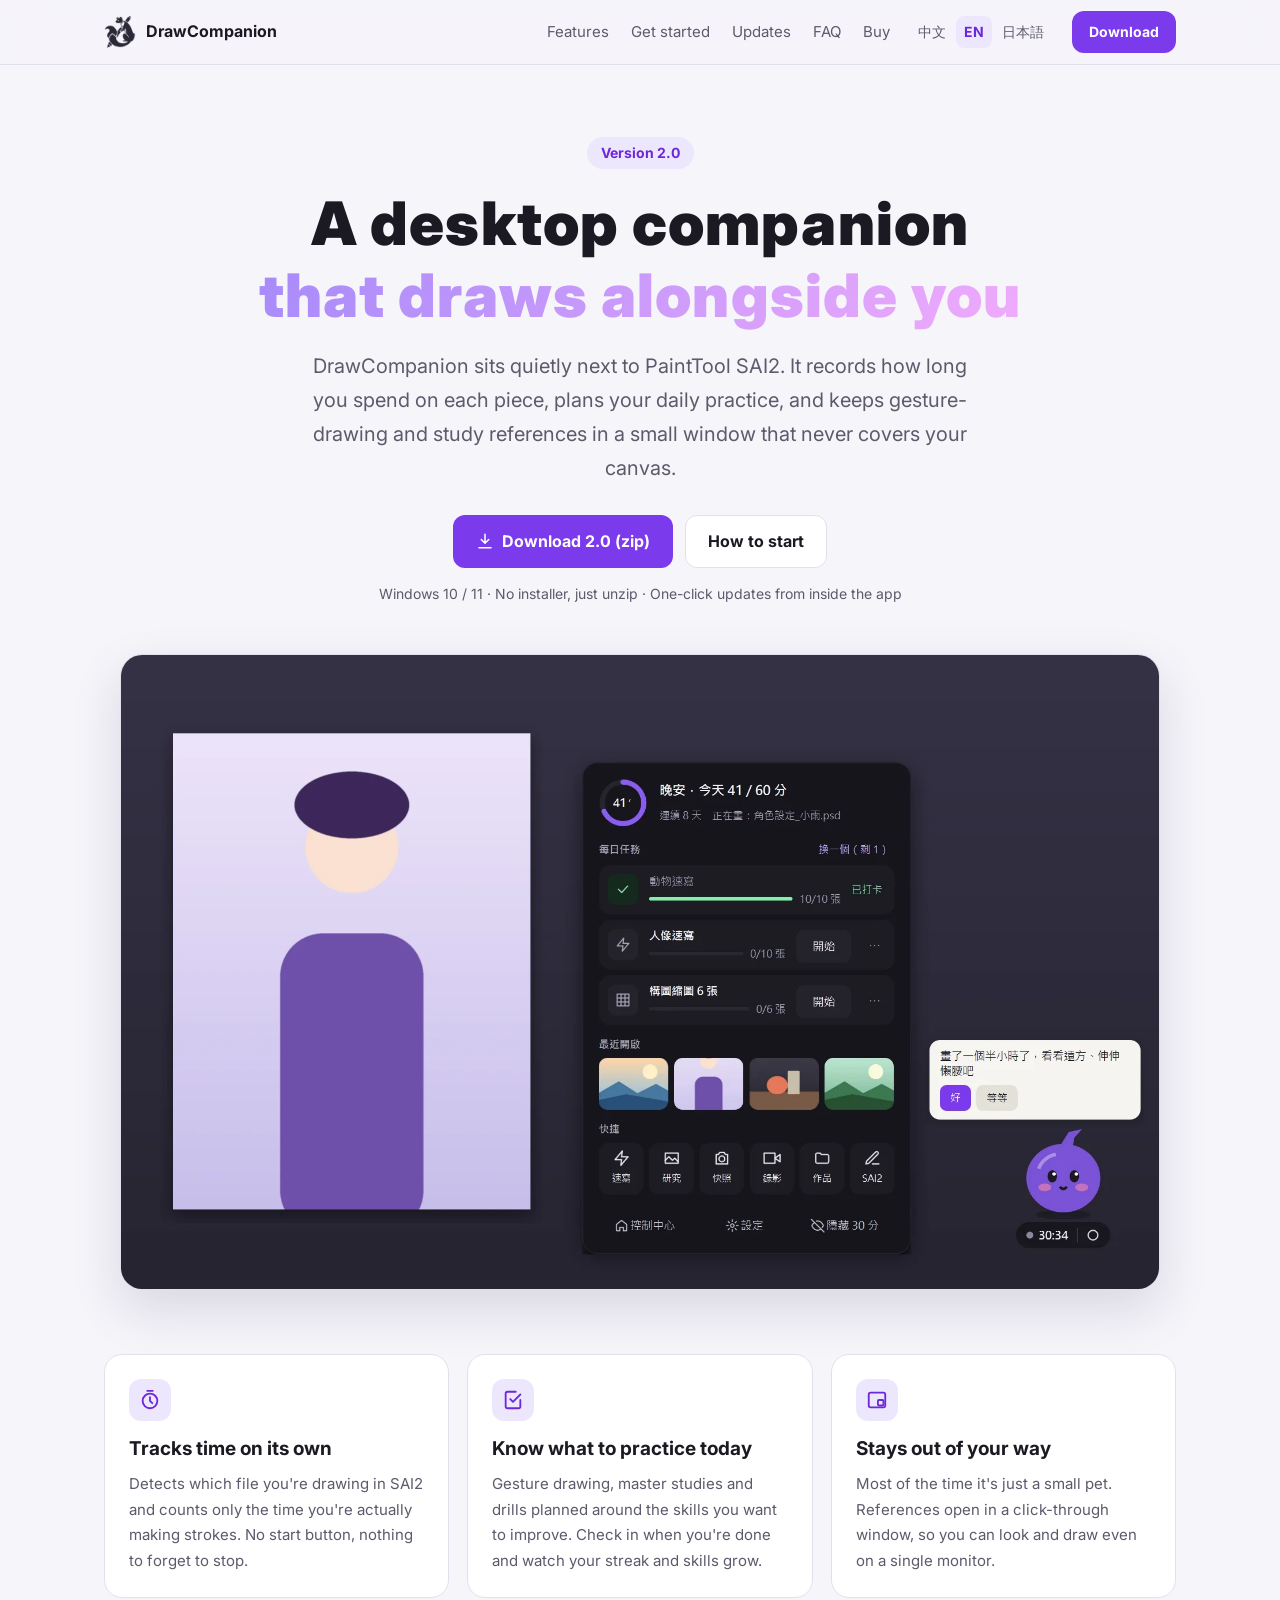
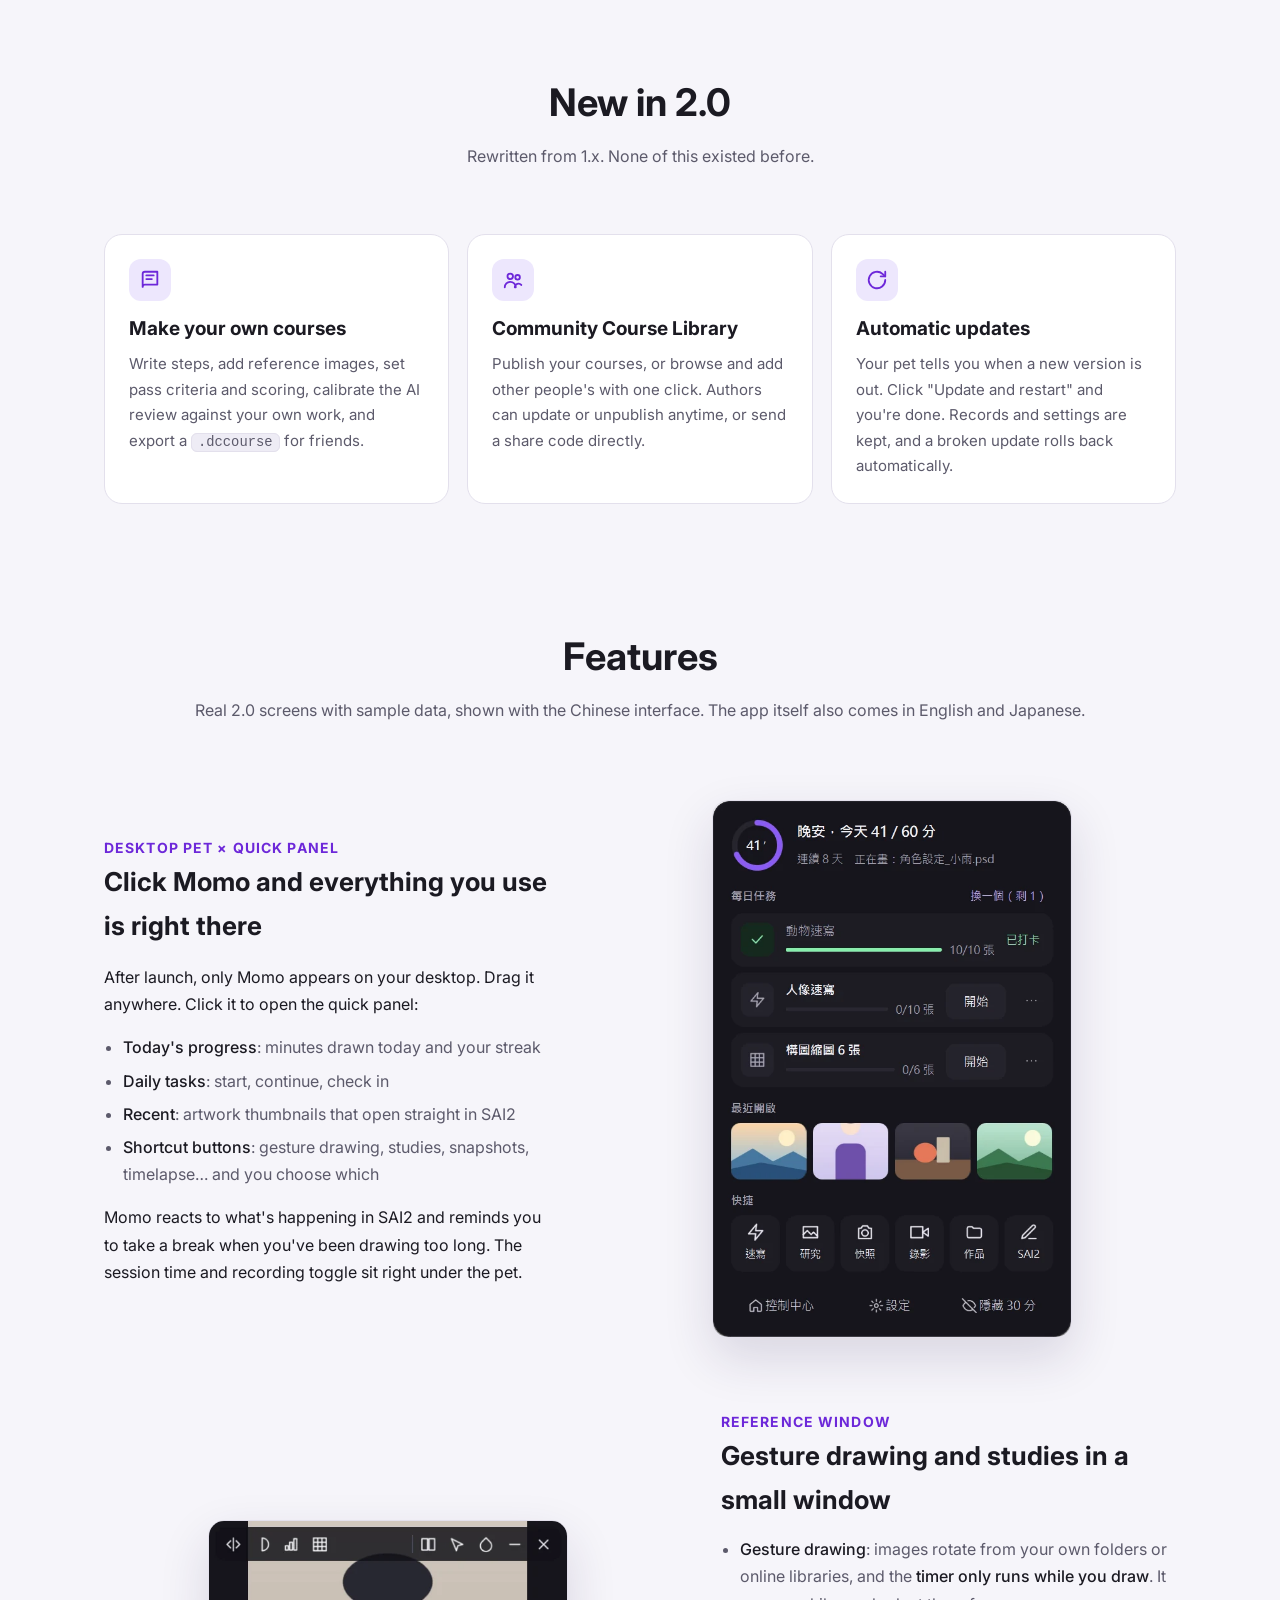
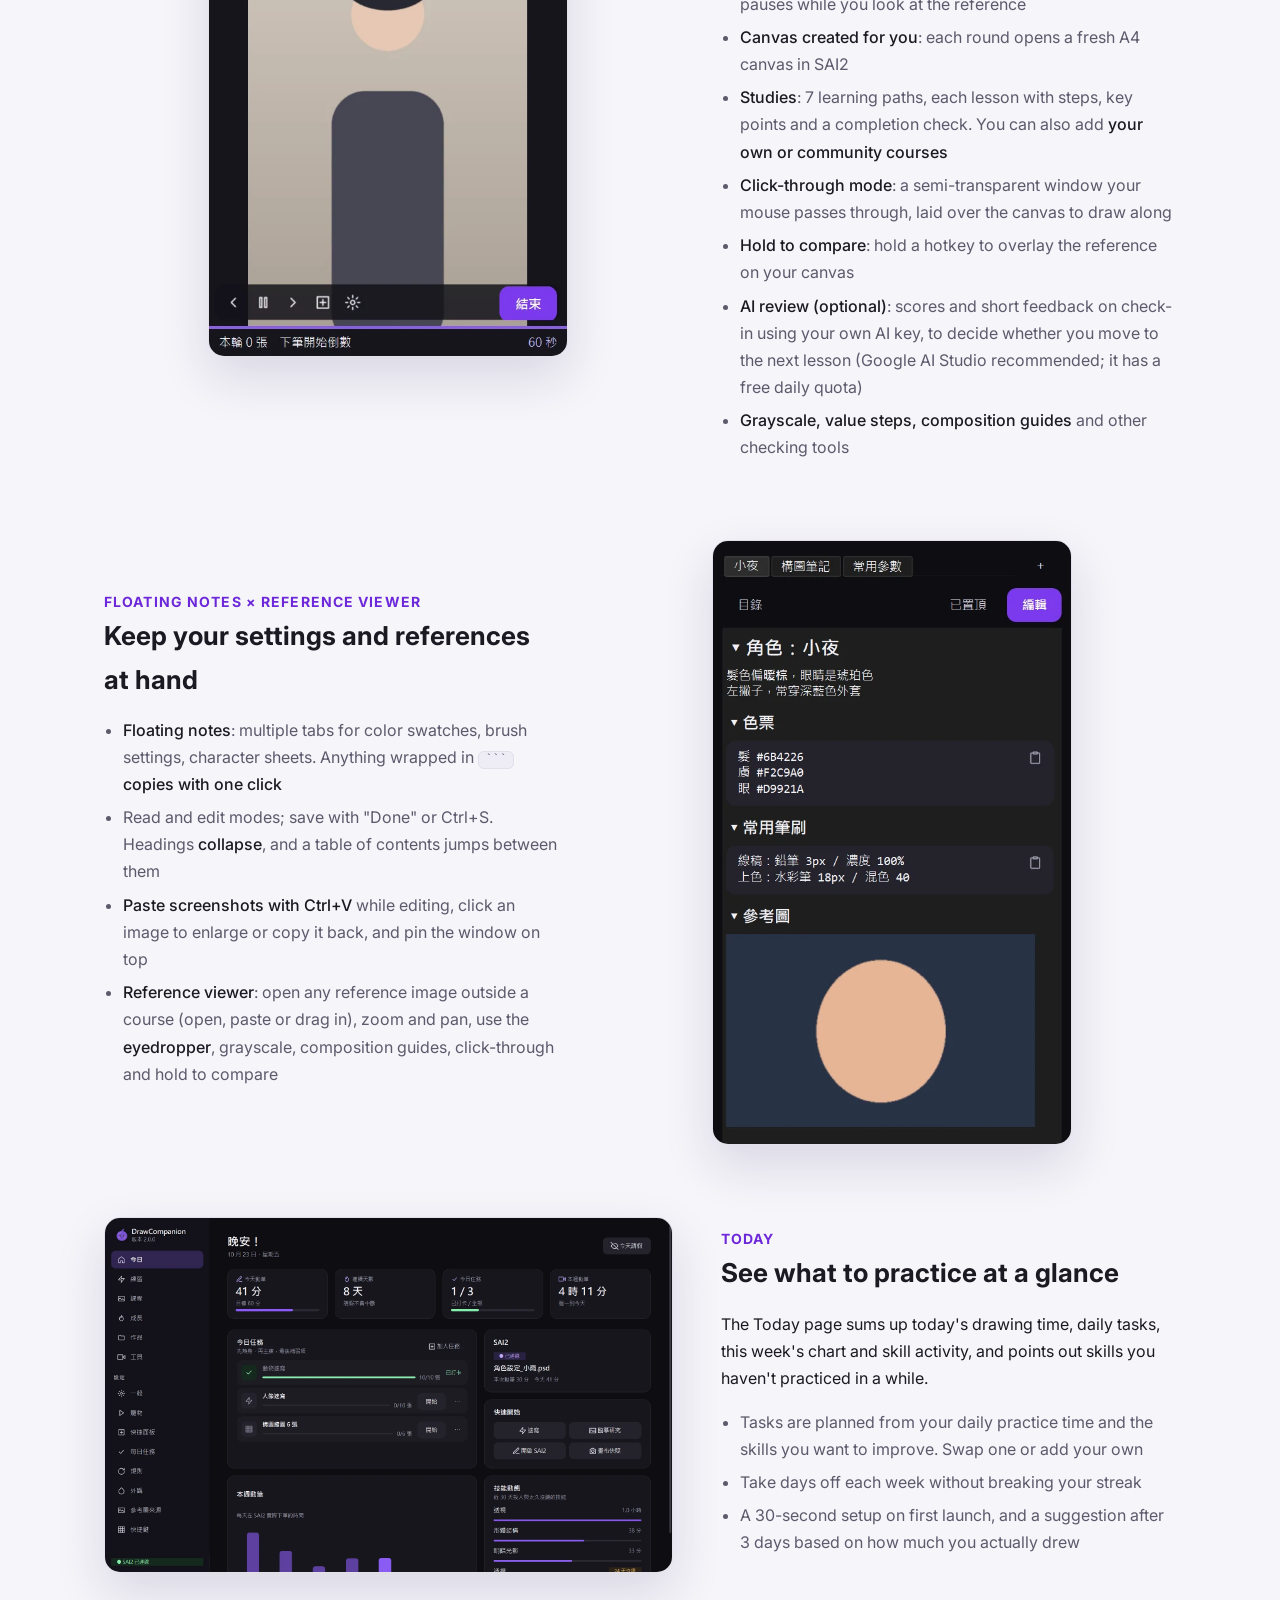
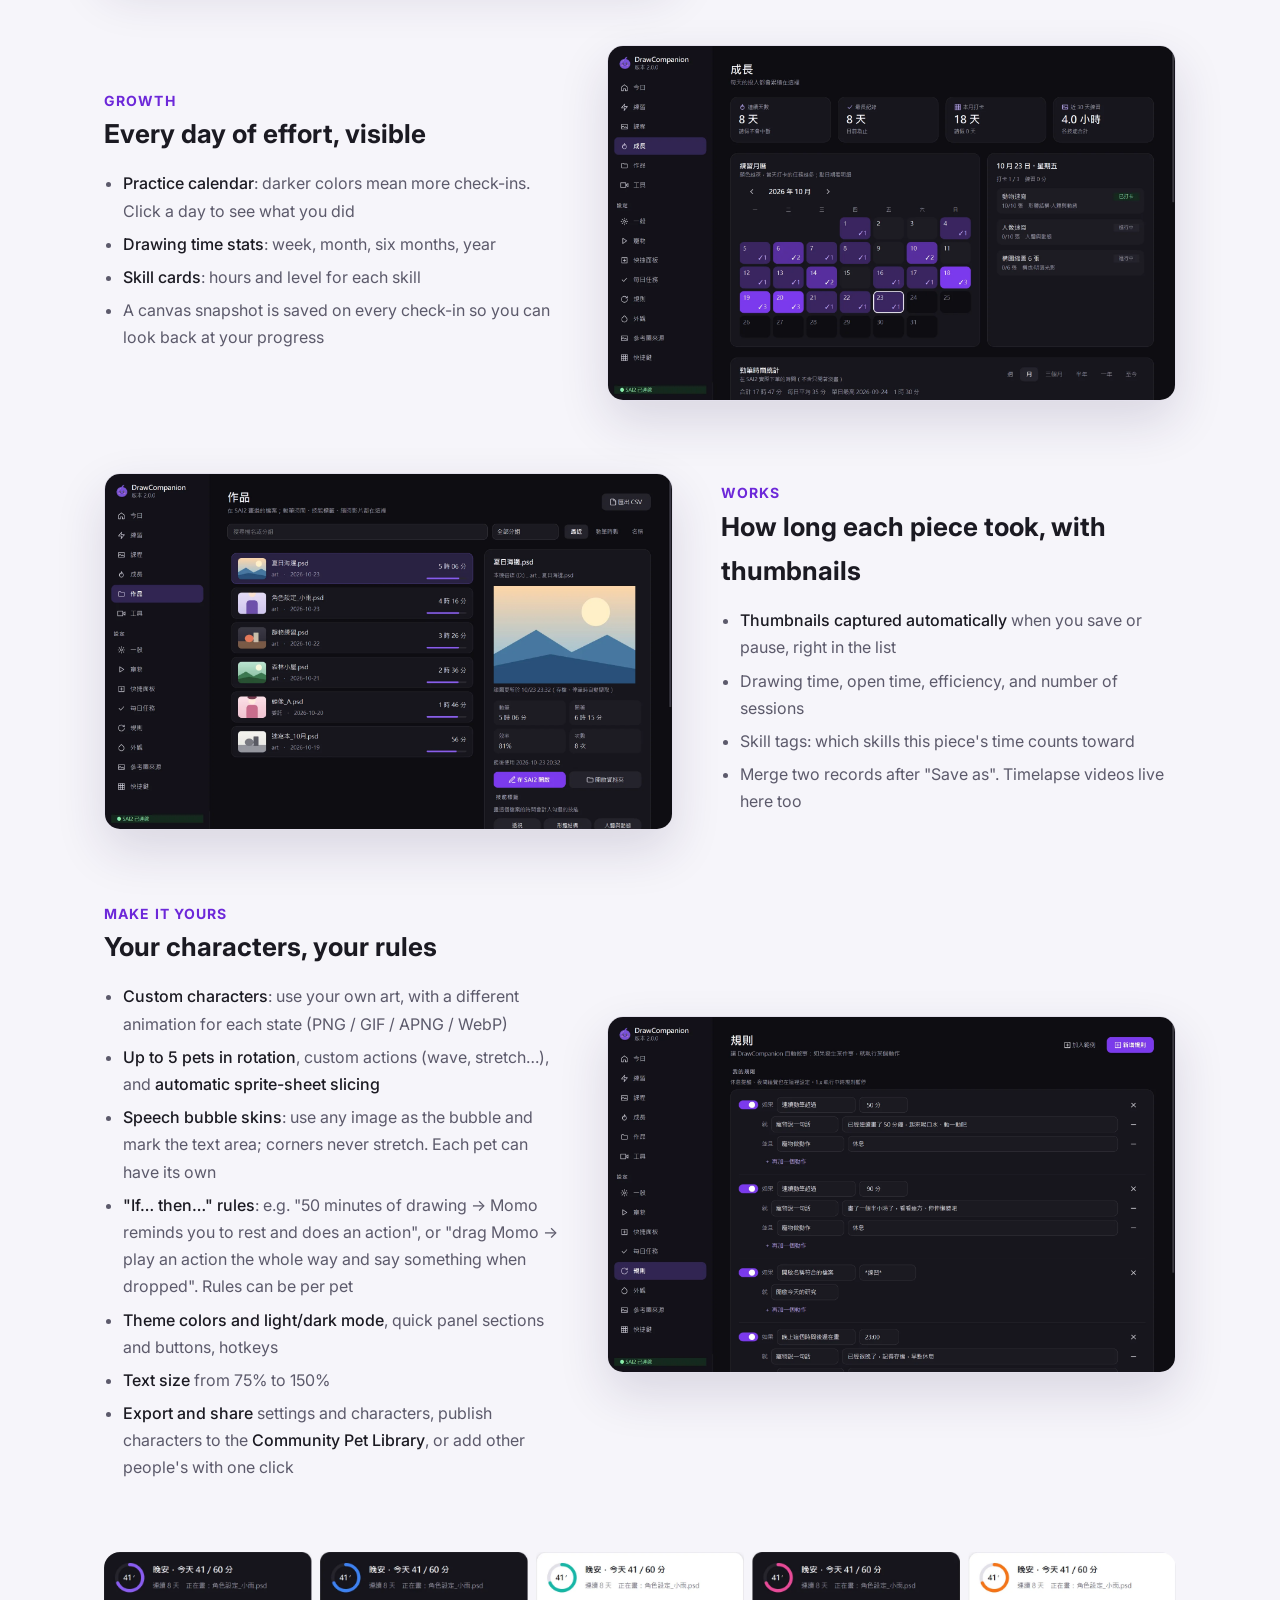
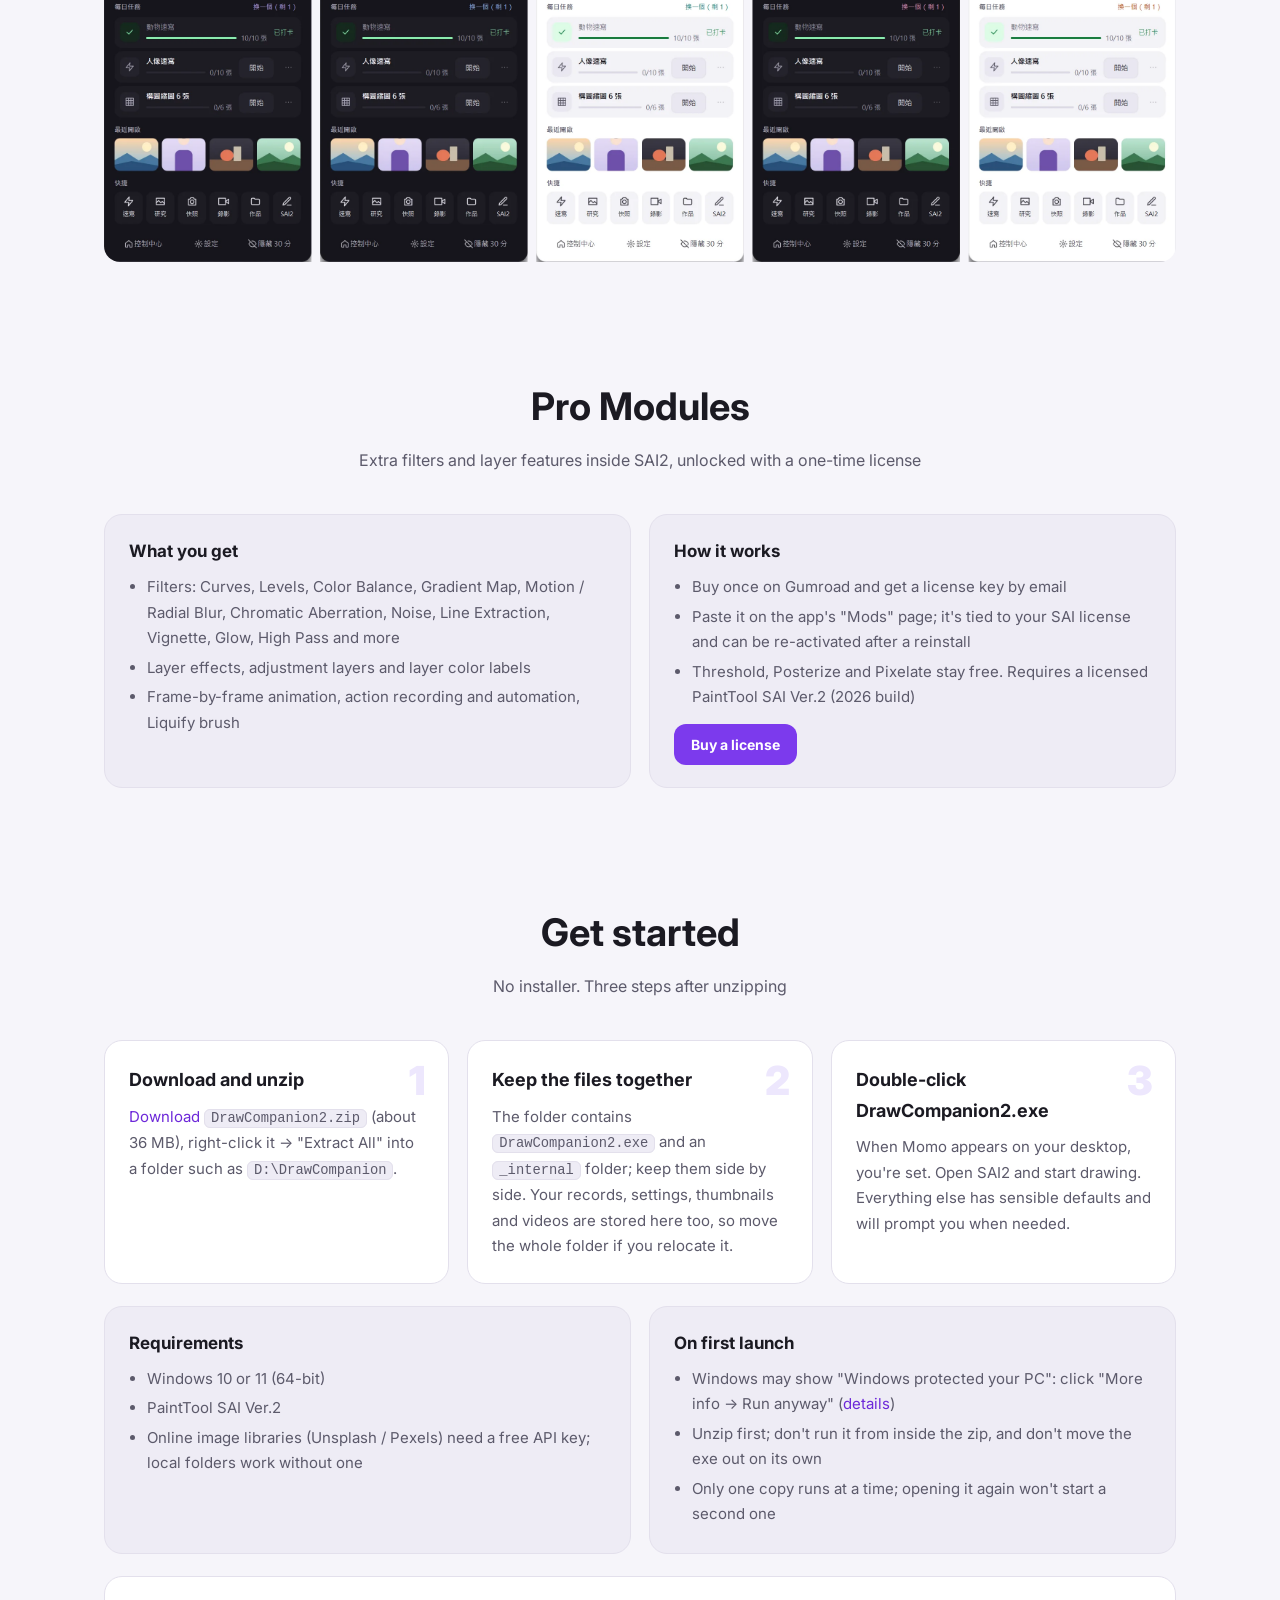
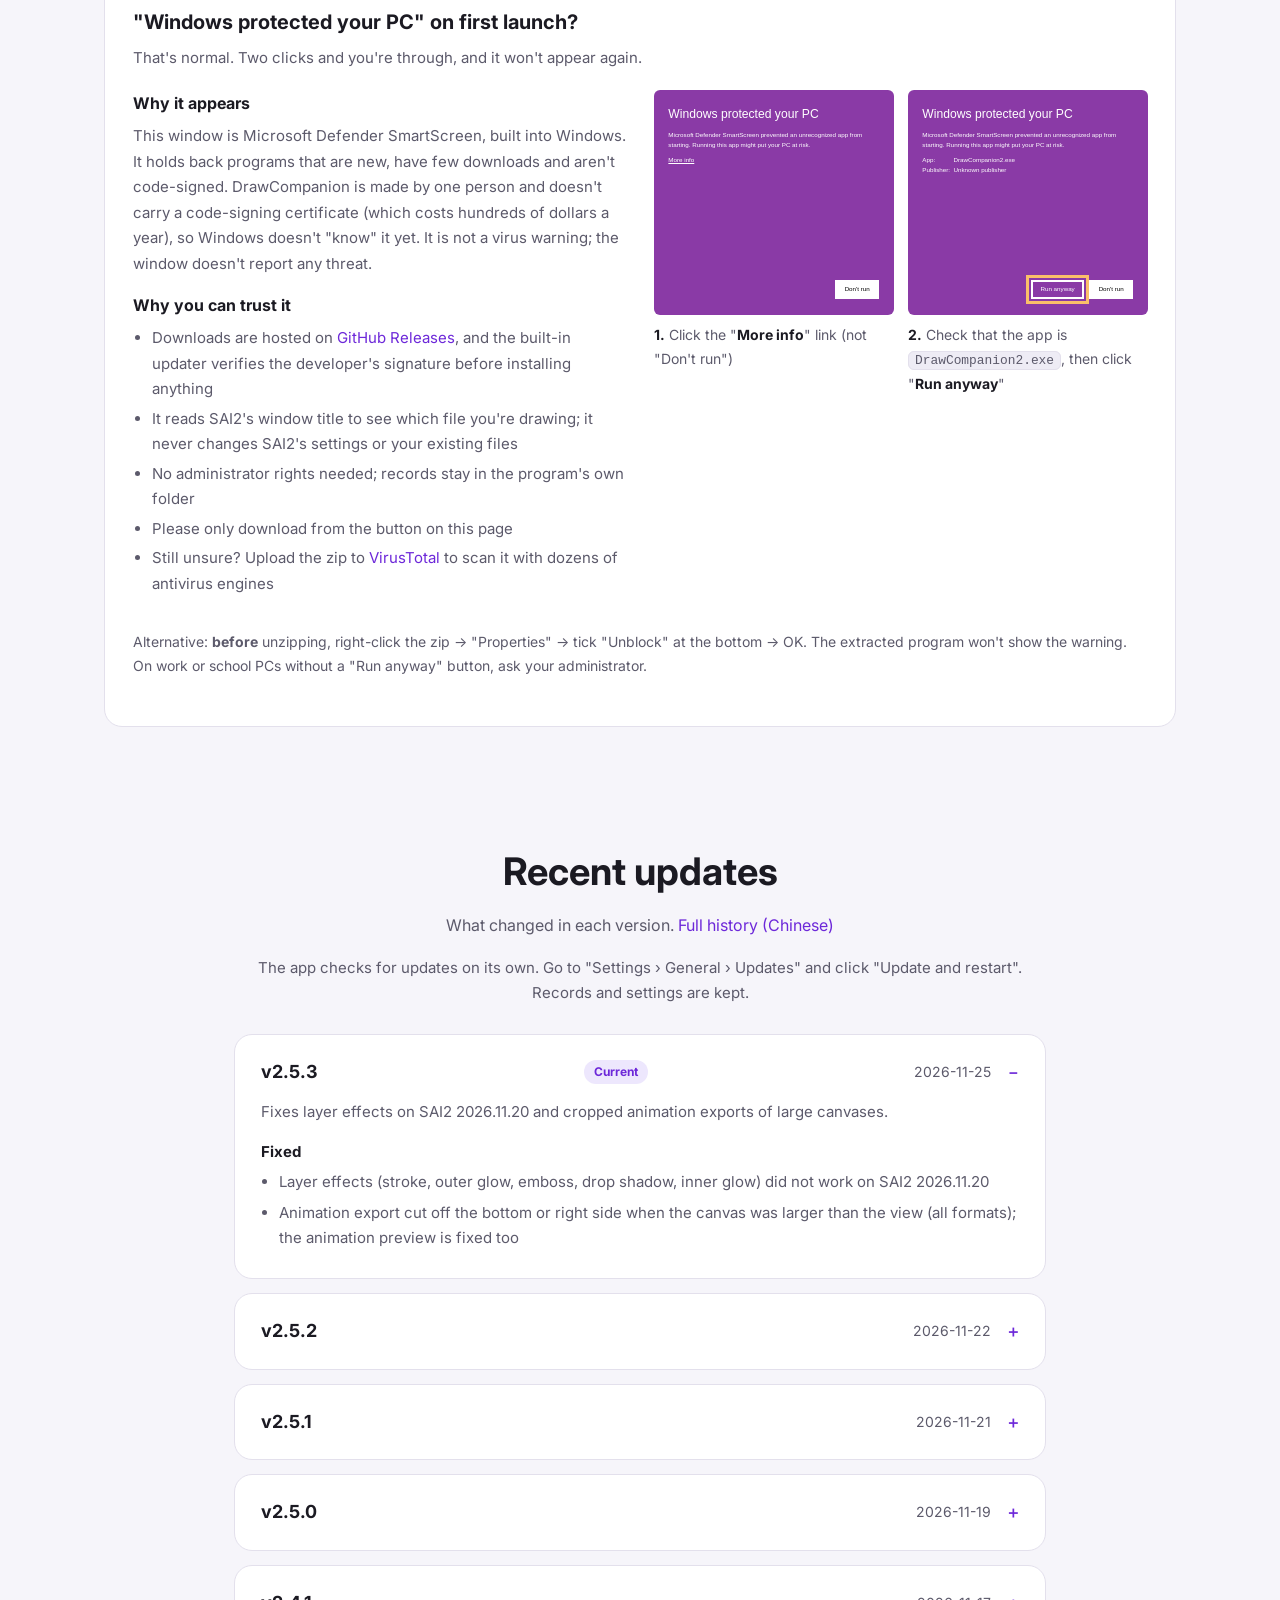
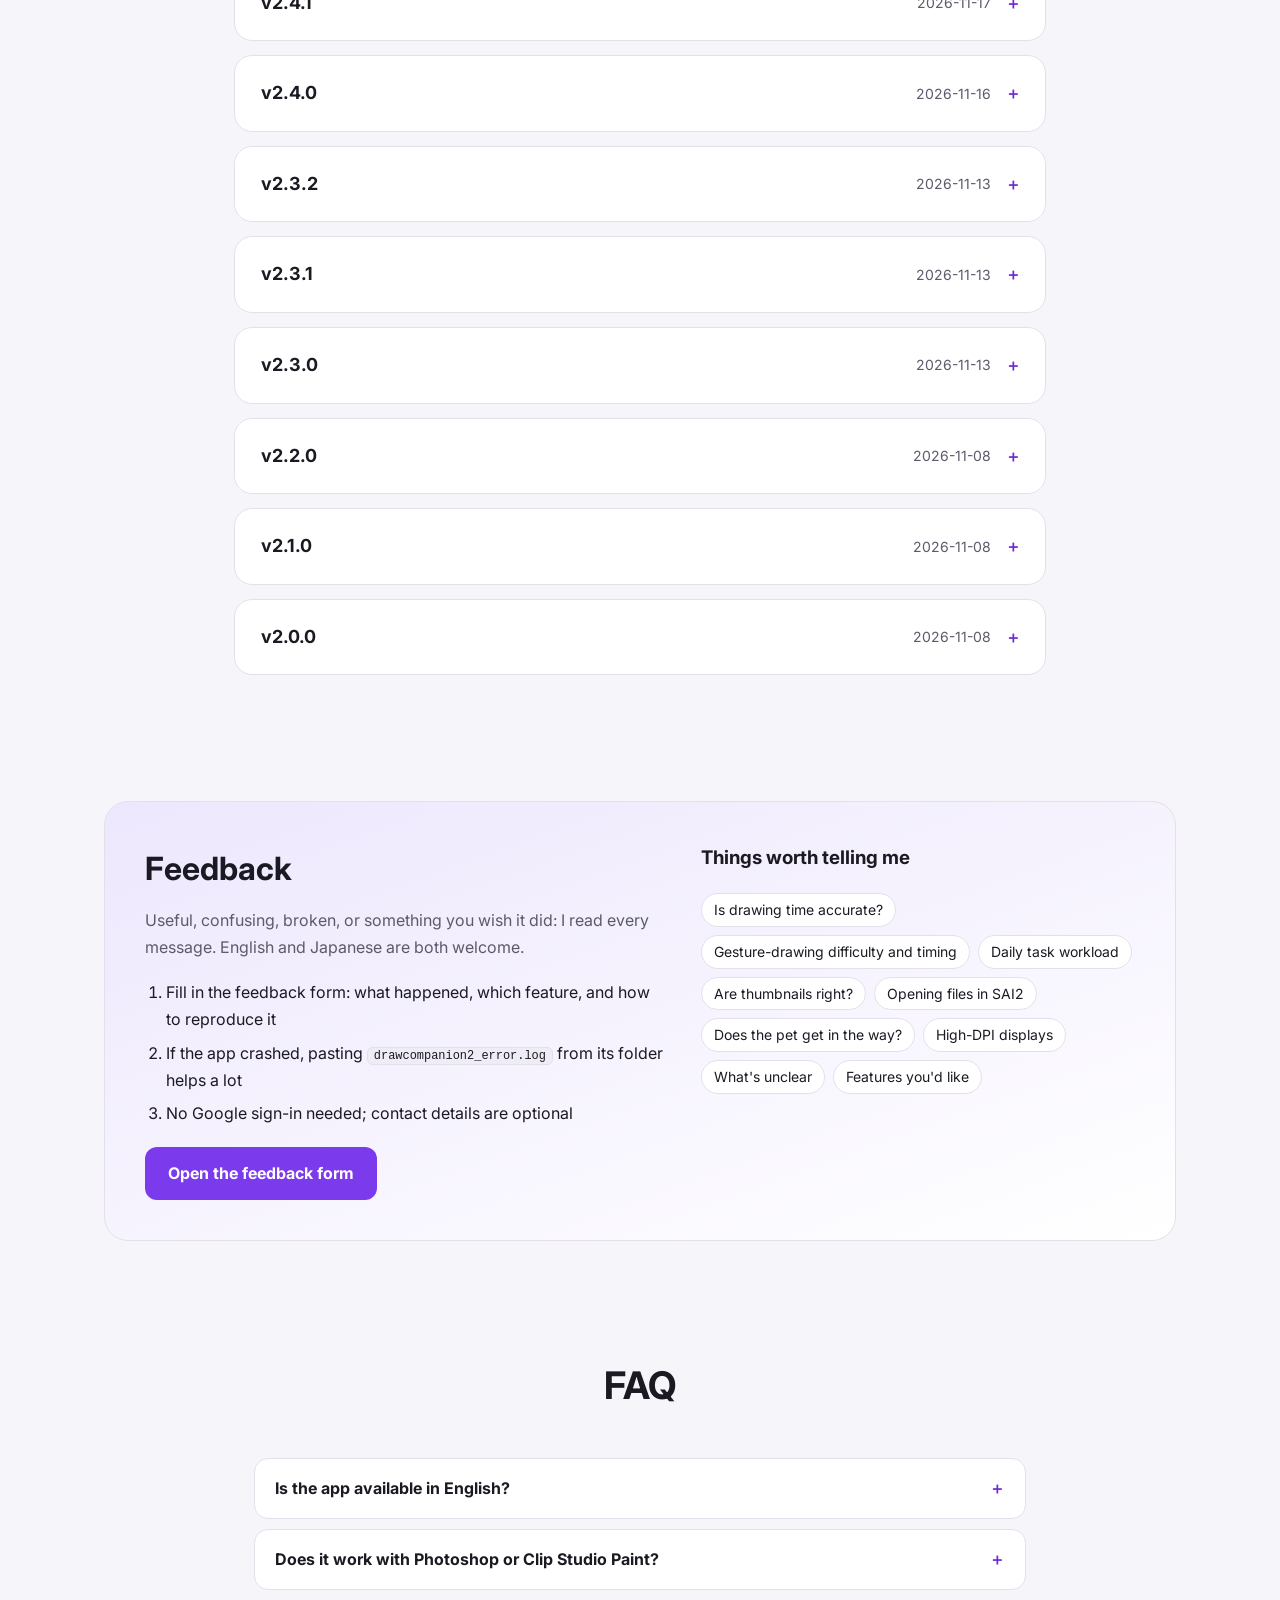
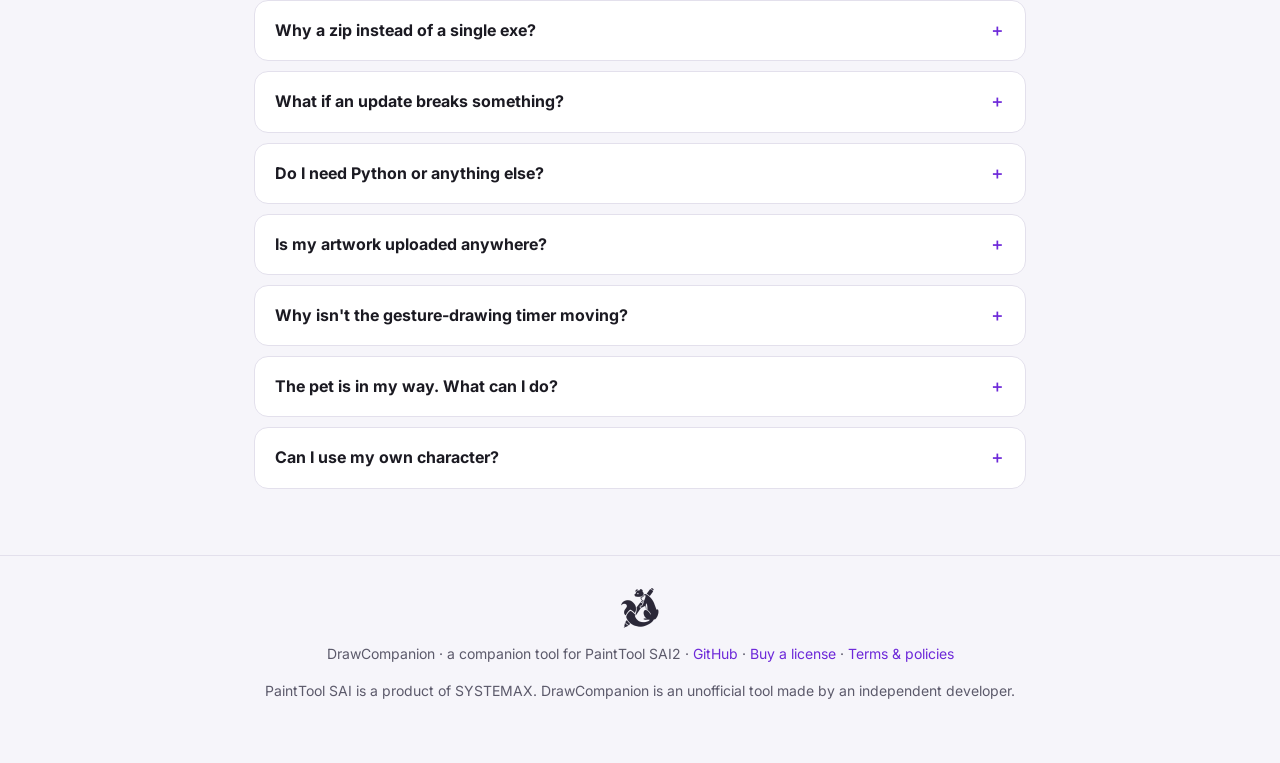
<file: docs/en/index.html>
<!doctype html>
<html lang="en">
<head>
<meta charset="utf-8">
<meta name="viewport" content="width=device-width, initial-scale=1">
<title>DrawCompanion 2.0 — a desktop companion for PaintTool SAI2</title>
<meta name="description" content="A desktop companion for PaintTool SAI2: tracks your drawing time automatically, plans daily practice, and keeps gesture-drawing and study references in a small window that stays out of your canvas.">
<meta property="og:title" content="DrawCompanion 2.0">
<meta property="og:description" content="A desktop companion for SAI2: automatic time tracking, daily practice, and reference windows that stay out of your way.">
<meta property="og:image" content="https://straydog3301.github.io/SAI2_DrawCompanion/img/hero.webp">
<link rel="alternate" hreflang="zh-Hant" href="https://straydog3301.github.io/SAI2_DrawCompanion/">
<link rel="alternate" hreflang="en" href="https://straydog3301.github.io/SAI2_DrawCompanion/en/">
<link rel="alternate" hreflang="ja" href="https://straydog3301.github.io/SAI2_DrawCompanion/ja/">
<link rel="alternate" hreflang="x-default" href="https://straydog3301.github.io/SAI2_DrawCompanion/en/">
<link rel="icon" href="../img/icon.png" type="image/png">
<link rel="apple-touch-icon" href="../img/apple-touch-icon.png">
<link rel="preconnect" href="https://fonts.googleapis.com">
<link rel="preconnect" href="https://fonts.gstatic.com" crossorigin>
<link href="https://fonts.googleapis.com/css2?family=Inter:wght@400;500;700;900&display=swap" rel="stylesheet">
<link rel="stylesheet" href="../site.css">
</head>
<body>

<nav>
  <div class="wrap">
    <a class="brand" href="#top"><picture><source srcset="../img/logo-dark.png" media="(prefers-color-scheme: light)"><img src="../img/logo-light.png" alt="" width="32" height="32"></picture>DrawCompanion</a>
    <div class="links">
      <a href="#features">Features</a>
      <a href="#start">Get started</a>
      <a href="#updates">Updates</a>
      <a href="#faq">FAQ</a>
      <a href="buy.html">Buy</a>
    </div>
    <div class="lang"><a href="../" hreflang="zh-Hant">中文</a><a href="./" hreflang="en" aria-current="page">EN</a><a href="../ja/" hreflang="ja">日本語</a></div>
    <a class="btn primary small" href="https://github.com/straydog3301/SAI2_DrawCompanion/releases/latest/download/DrawCompanion2.zip">Download</a>
  </div>
</nav>

<header class="hero" id="top">
  <div class="wrap">
    <span class="badge">Version 2.0</span>
    <h1>A desktop companion<br><span class="hl">that draws alongside you</span></h1>
    <p class="lead">DrawCompanion sits quietly next to PaintTool SAI2. It records how long you spend on each piece, plans your daily practice, and keeps gesture-drawing and study references in a small window that never covers your canvas.</p>
    <div class="cta">
      <a class="btn primary" href="https://github.com/straydog3301/SAI2_DrawCompanion/releases/latest/download/DrawCompanion2.zip">
        <svg viewBox="0 0 24 24" fill="none" stroke="currentColor" stroke-width="2" stroke-linecap="round" stroke-linejoin="round" aria-hidden="true"><path d="M12 3v12m0 0-5-5m5 5 5-5M4 21h16"/></svg>
        Download 2.0 (zip)
      </a>
      <a class="btn ghost" href="#start">How to start</a>
    </div>
    <p class="note">Windows 10 / 11 · No installer, just unzip · One-click updates from inside the app</p>
    <div class="hero-shot">
      <img src="../img/hero.webp" width="1800" height="1100" alt="Momo the desktop pet next to the canvas, with a speech bubble and the quick panel: today's progress, daily tasks, recent artwork thumbnails and shortcut buttons">
    </div>

    <div class="pillars">
      <div class="pillar">
        <div class="ico"><svg viewBox="0 0 24 24" fill="none" stroke="currentColor" stroke-width="2" stroke-linecap="round" stroke-linejoin="round" aria-hidden="true"><circle cx="12" cy="13" r="8"/><path d="M12 9v4l2.5 2.5M9 2h6"/></svg></div>
        <h3>Tracks time on its own</h3>
        <p>Detects which file you're drawing in SAI2 and counts only the time you're actually making strokes. No start button, nothing to forget to stop.</p>
      </div>
      <div class="pillar">
        <div class="ico"><svg viewBox="0 0 24 24" fill="none" stroke="currentColor" stroke-width="2" stroke-linecap="round" stroke-linejoin="round" aria-hidden="true"><path d="M9 11l3 3 8-8"/><path d="M20 12v7a2 2 0 0 1-2 2H6a2 2 0 0 1-2-2V5a2 2 0 0 1 2-2h9"/></svg></div>
        <h3>Know what to practice today</h3>
        <p>Gesture drawing, master studies and drills planned around the skills you want to improve. Check in when you're done and watch your streak and skills grow.</p>
      </div>
      <div class="pillar">
        <div class="ico"><svg viewBox="0 0 24 24" fill="none" stroke="currentColor" stroke-width="2" stroke-linecap="round" stroke-linejoin="round" aria-hidden="true"><rect x="3" y="4" width="18" height="16" rx="2"/><rect x="13" y="12" width="6" height="6" rx="1"/></svg></div>
        <h3>Stays out of your way</h3>
        <p>Most of the time it's just a small pet. References open in a click-through window, so you can look and draw even on a single monitor.</p>
      </div>
    </div>

    <div class="sec-title" style="margin-top:72px">
      <h2>New in 2.0</h2>
      <p>Rewritten from 1.x. None of this existed before.</p>
    </div>
    <div class="pillars">
      <div class="pillar">
        <div class="ico"><svg viewBox="0 0 24 24" fill="none" stroke="currentColor" stroke-width="2" stroke-linecap="round" stroke-linejoin="round" aria-hidden="true"><path d="M4 19.5A2.5 2.5 0 0 1 6.5 17H20V3H6.5A2.5 2.5 0 0 0 4 5.5z"/><path d="M8 7h8M8 11h6"/></svg></div>
        <h3>Make your own courses</h3>
        <p>Write steps, add reference images, set pass criteria and scoring, calibrate the AI review against your own work, and export a <code>.dccourse</code> for friends.</p>
      </div>
      <div class="pillar">
        <div class="ico"><svg viewBox="0 0 24 24" fill="none" stroke="currentColor" stroke-width="2" stroke-linecap="round" stroke-linejoin="round" aria-hidden="true"><circle cx="9" cy="8" r="3"/><circle cx="17" cy="9" r="2.5"/><path d="M3 20a6 6 0 0 1 12 0M14 20a4 4 0 0 1 7-2.6"/></svg></div>
        <h3>Community Course Library</h3>
        <p>Publish your courses, or browse and add other people's with one click. Authors can update or unpublish anytime, or send a share code directly.</p>
      </div>
      <div class="pillar">
        <div class="ico"><svg viewBox="0 0 24 24" fill="none" stroke="currentColor" stroke-width="2" stroke-linecap="round" stroke-linejoin="round" aria-hidden="true"><path d="M21 12a9 9 0 1 1-3-6.7L21 8"/><path d="M21 3v5h-5"/></svg></div>
        <h3>Automatic updates</h3>
        <p>Your pet tells you when a new version is out. Click "Update and restart" and you're done. Records and settings are kept, and a broken update rolls back automatically.</p>
      </div>
    </div>
  </div>
</header>

<main>
<section id="features">
  <div class="wrap">
    <div class="sec-title">
      <h2>Features</h2>
      <p>Real 2.0 screens with sample data, shown with the Chinese interface. The app itself also comes in English and Japanese.</p>
    </div>

    <div class="feature">
      <div class="text">
        <div class="kicker">DESKTOP PET × QUICK PANEL</div>
        <h3>Click Momo and everything you use is right there</h3>
        <p>After launch, only Momo appears on your desktop. Drag it anywhere. Click it to open the quick panel:</p>
        <ul>
          <li><b>Today's progress</b>: minutes drawn today and your streak</li>
          <li><b>Daily tasks</b>: start, continue, check in</li>
          <li><b>Recent</b>: artwork thumbnails that open straight in SAI2</li>
          <li><b>Shortcut buttons</b>: gesture drawing, studies, snapshots, timelapse… and you choose which</li>
        </ul>
        <p>Momo reacts to what's happening in SAI2 and reminds you to take a break when you've been drawing too long. The session time and recording toggle sit right under the pet.</p>
      </div>
      <div class="shot narrow"><img src="../img/panel.webp" width="570" height="854" loading="lazy" alt="Quick panel: today's progress ring, three daily tasks, recent artwork thumbnails and shortcut buttons"></div>
    </div>

    <div class="feature flip">
      <div class="text">
        <div class="kicker">REFERENCE WINDOW</div>
        <h3>Gesture drawing and studies in a small window</h3>
        <ul>
          <li><b>Gesture drawing</b>: images rotate from your own folders or online libraries, and the <b>timer only runs while you draw</b>. It pauses while you look at the reference</li>
          <li><b>Canvas created for you</b>: each round opens a fresh A4 canvas in SAI2</li>
          <li><b>Studies</b>: 7 learning paths, each lesson with steps, key points and a completion check. You can also add <b>your own or community courses</b></li>
          <li><b>Click-through mode</b>: a semi-transparent window your mouse passes through, laid over the canvas to draw along</li>
          <li><b>Hold to compare</b>: hold a hotkey to overlay the reference on your canvas</li>
          <li><b>AI review (optional)</b>: scores and short feedback on check-in using your own AI key, to decide whether you move to the next lesson (Google AI Studio recommended; it has a free daily quota)</li>
          <li><b>Grayscale, value steps, composition guides</b> and other checking tools</li>
        </ul>
      </div>
      <div class="shot narrow"><img src="../img/sketch.webp" width="540" height="656" loading="lazy" alt="Gesture-drawing reference window: the reference image, a checking toolbar on top, and previous / pause / next / canvas buttons with a countdown below"></div>
    </div>

    <div class="feature">
      <div class="text">
        <div class="kicker">FLOATING NOTES × REFERENCE VIEWER</div>
        <h3>Keep your settings and references at hand</h3>
        <ul>
          <li><b>Floating notes</b>: multiple tabs for color swatches, brush settings, character sheets. Anything wrapped in <code>```</code> <b>copies with one click</b></li>
          <li>Read and edit modes; save with "Done" or Ctrl+S. Headings <b>collapse</b>, and a table of contents jumps between them</li>
          <li><b>Paste screenshots with Ctrl+V</b> while editing, click an image to enlarge or copy it back, and pin the window on top</li>
          <li><b>Reference viewer</b>: open any reference image outside a course (open, paste or drag in), zoom and pan, use the <b>eyedropper</b>, grayscale, composition guides, click-through and hold to compare</li>
        </ul>
      </div>
      <div class="shot narrow"><img src="../img/notes.webp" width="570" height="960" loading="lazy" alt="Floating notes: tabs, collapsible headings, one-click copy blocks for swatches and brush settings, and a pasted reference image"></div>
    </div>

    <div class="feature flip">
      <div class="text">
        <div class="kicker">TODAY</div>
        <h3>See what to practice at a glance</h3>
        <p>The Today page sums up today's drawing time, daily tasks, this week's chart and skill activity, and points out skills you haven't practiced in a while.</p>
        <ul>
          <li>Tasks are planned from your daily practice time and the skills you want to improve. Swap one or add your own</li>
          <li>Take days off each week without breaking your streak</li>
          <li>A 30-second setup on first launch, and a suggestion after 3 days based on how much you actually drew</li>
        </ul>
      </div>
      <div class="shot"><img src="../img/today.webp" width="1920" height="1200" loading="lazy" alt="Today page: drawing time today, streak, today's tasks, this week's drawing chart, SAI2 connection status and skill activity"></div>
    </div>

    <div class="feature">
      <div class="text">
        <div class="kicker">GROWTH</div>
        <h3>Every day of effort, visible</h3>
        <ul>
          <li><b>Practice calendar</b>: darker colors mean more check-ins. Click a day to see what you did</li>
          <li><b>Drawing time stats</b>: week, month, six months, year</li>
          <li><b>Skill cards</b>: hours and level for each skill</li>
          <li>A canvas snapshot is saved on every check-in so you can look back at your progress</li>
        </ul>
      </div>
      <div class="shot"><img src="../img/growth.webp" width="1920" height="1200" loading="lazy" alt="Growth page: streak, longest streak, check-ins this month, practice calendar heatmap and daily details"></div>
    </div>

    <div class="feature flip">
      <div class="text">
        <div class="kicker">WORKS</div>
        <h3>How long each piece took, with thumbnails</h3>
        <ul>
          <li><b>Thumbnails captured automatically</b> when you save or pause, right in the list</li>
          <li>Drawing time, open time, efficiency, and number of sessions</li>
          <li>Skill tags: which skills this piece's time counts toward</li>
          <li>Merge two records after "Save as". Timelapse videos live here too</li>
        </ul>
      </div>
      <div class="shot"><img src="../img/works.webp" width="1920" height="1200" loading="lazy" alt="Works page: artwork list with thumbnails, a large preview and drawing stats on the right"></div>
    </div>

    <div class="feature">
      <div class="text">
        <div class="kicker">MAKE IT YOURS</div>
        <h3>Your characters, your rules</h3>
        <ul>
          <li><b>Custom characters</b>: use your own art, with a different animation for each state (PNG / GIF / APNG / WebP)</li>
          <li><b>Up to 5 pets in rotation</b>, custom actions (wave, stretch…), and <b>automatic sprite-sheet slicing</b></li>
          <li><b>Speech bubble skins</b>: use any image as the bubble and mark the text area; corners never stretch. Each pet can have its own</li>
          <li><b>"If… then…" rules</b>: e.g. "50 minutes of drawing → Momo reminds you to rest and does an action", or "drag Momo → play an action the whole way and say something when dropped". Rules can be per pet</li>
          <li><b>Theme colors and light/dark mode</b>, quick panel sections and buttons, hotkeys</li>
          <li><b>Text size</b> from 75% to 150%</li>
          <li><b>Export and share</b> settings and characters, publish characters to the <b>Community Pet Library</b>, or add other people's with one click</li>
        </ul>
      </div>
      <div class="shot"><img src="../img/rules.webp" width="1920" height="1200" loading="lazy" alt="Rules page: &quot;If… then…&quot; rules such as long-session break reminders, opening practice files and late-night reminders"></div>
    </div>
    <img class="themes" src="../img/themes.webp" width="2946" height="854" loading="lazy" alt="The quick panel in five theme colors: purple, blue, teal (light), pink and orange (light)">
  </div>
</section>

<section id="pro">
  <div class="wrap">
    <div class="sec-title">
      <h2>Pro Modules</h2>
      <p>Extra filters and layer features inside SAI2, unlocked with a one-time license</p>
    </div>
    <div class="req">
      <div class="box">
        <h3>What you get</h3>
        <ul>
          <li>Filters: Curves, Levels, Color Balance, Gradient Map, Motion / Radial Blur, Chromatic Aberration, Noise, Line Extraction, Vignette, Glow, High Pass and more</li>
          <li>Layer effects, adjustment layers and layer color labels</li>
          <li>Frame-by-frame animation, action recording and automation, Liquify brush</li>
        </ul>
      </div>
      <div class="box">
        <h3>How it works</h3>
        <ul>
          <li>Buy once on Gumroad and get a license key by email</li>
          <li>Paste it on the app's "Mods" page; it's tied to your SAI license and can be re-activated after a reinstall</li>
          <li>Threshold, Posterize and Pixelate stay free. Requires a licensed PaintTool SAI Ver.2 (2026 build)</li>
        </ul>
        <p style="margin:14px 0 0"><a class="btn primary small" href="buy.html">Buy a license</a></p>
      </div>
    </div>
  </div>
</section>

<section id="start">
  <div class="wrap">
    <div class="sec-title">
      <h2>Get started</h2>
      <p>No installer. Three steps after unzipping</p>
    </div>
    <div class="steps">
      <div class="step">
        <h3>Download and unzip</h3>
        <p><a href="https://github.com/straydog3301/SAI2_DrawCompanion/releases/latest/download/DrawCompanion2.zip">Download</a> <code>DrawCompanion2.zip</code> (about 36 MB), right-click it → "Extract All" into a folder such as <code>D:\DrawCompanion</code>.</p>
      </div>
      <div class="step">
        <h3>Keep the files together</h3>
        <p>The folder contains <code>DrawCompanion2.exe</code> and an <code>_internal</code> folder; keep them side by side. Your records, settings, thumbnails and videos are stored here too, so move the whole folder if you relocate it.</p>
      </div>
      <div class="step">
        <h3>Double-click DrawCompanion2.exe</h3>
        <p>When Momo appears on your desktop, you're set. Open SAI2 and start drawing. Everything else has sensible defaults and will prompt you when needed.</p>
      </div>
    </div>
    <div class="req">
      <div class="box">
        <h3>Requirements</h3>
        <ul>
          <li>Windows 10 or 11 (64-bit)</li>
          <li>PaintTool SAI Ver.2</li>
          <li>Online image libraries (Unsplash / Pexels) need a free API key; local folders work without one</li>
        </ul>
      </div>
      <div class="box">
        <h3>On first launch</h3>
        <ul>
          <li>Windows may show "Windows protected your PC": click "More info → Run anyway" (<a href="#smartscreen">details</a>)</li>
          <li>Unzip first; don't run it from inside the zip, and don't move the exe out on its own</li>
          <li>Only one copy runs at a time; opening it again won't start a second one</li>
        </ul>
      </div>
    </div>

    <div class="smart" id="smartscreen">
      <h3>"Windows protected your PC" on first launch?</h3>
      <p>That's normal. Two clicks and you're through, and it won't appear again.</p>
      <div class="smart-grid">
        <div class="why">
          <h4>Why it appears</h4>
          <p>This window is Microsoft Defender SmartScreen, built into Windows. It holds back programs that are new, have few downloads and aren't code-signed. DrawCompanion is made by one person and doesn't carry a code-signing certificate (which costs hundreds of dollars a year), so Windows doesn't "know" it yet. It is not a virus warning; the window doesn't report any threat.</p>
          <h4>Why you can trust it</h4>
          <ul>
            <li>Downloads are hosted on <a href="https://github.com/straydog3301/SAI2_DrawCompanion/releases">GitHub Releases</a>, and the built-in updater verifies the developer's signature before installing anything</li>
            <li>It reads SAI2's window title to see which file you're drawing; it never changes SAI2's settings or your existing files</li>
            <li>No administrator rights needed; records stay in the program's own folder</li>
            <li>Please only download from the button on this page</li>
            <li>Still unsure? Upload the zip to <a href="https://www.virustotal.com/">VirusTotal</a> to scan it with dozens of antivirus engines</li>
          </ul>
        </div>
        <div class="howto">
          <figure>
            <div class="win" role="img" aria-label="Windows protected your PC: Microsoft Defender SmartScreen prevented an unrecognized app from starting. A More info link and a Don't run button are shown">
              <div class="t">Windows protected your PC</div>
              <div>Microsoft Defender SmartScreen prevented an unrecognized app from starting. Running this app might put your PC at risk.</div>
              <div class="kv"><u>More info</u></div>
              <div class="btns"><span class="no">Don't run</span></div>
            </div>
            <figcaption><b>1.</b> Click the "<b>More info</b>" link (not "Don't run")</figcaption>
          </figure>
          <figure>
            <div class="win" role="img" aria-label="After clicking More info: App DrawCompanion2.exe, Publisher Unknown publisher, and a new Run anyway button">
              <div class="t">Windows protected your PC</div>
              <div>Microsoft Defender SmartScreen prevented an unrecognized app from starting. Running this app might put your PC at risk.</div>
              <div class="kv"><span>App:</span>DrawCompanion2.exe<br><span>Publisher:</span>Unknown publisher</div>
              <div class="btns"><span class="run">Run anyway</span><span class="no">Don't run</span></div>
            </div>
            <figcaption><b>2.</b> Check that the app is <code>DrawCompanion2.exe</code>, then click "<b>Run anyway</b>"</figcaption>
          </figure>
        </div>
      </div>
      <p class="alt">Alternative: <b>before</b> unzipping, right-click the zip → "Properties" → tick "Unblock" at the bottom → OK. The extracted program won't show the warning. On work or school PCs without a "Run anyway" button, ask your administrator.</p>
    </div>
  </div>
</section>

<section id="updates">
  <div class="wrap updates">
    <div class="sec-title">
      <h2>Recent updates</h2>
      <p>What changed in each version. <a href="../#updates">Full history (Chinese)</a></p>
    </div>
    <p class="update-how">The app checks for updates on its own. Go to "Settings › General › Updates" and click "Update and restart". Records and settings are kept.</p>

    <details class="rel" open>
      <summary><span class="ver">v2.5.3</span><span class="tag">Current</span><span class="date">2026-11-25</span></summary>
      <p class="lead2">Fixes layer effects on SAI2 2026.11.20 and cropped animation exports of large canvases.</p>
      <h4>Fixed</h4>
      <ul>
        <li>Layer effects (stroke, outer glow, emboss, drop shadow, inner glow) did not work on SAI2 2026.11.20</li>
        <li>Animation export cut off the bottom or right side when the canvas was larger than the view (all formats); the animation preview is fixed too</li>
      </ul>
    </details>

    <details class="rel">
      <summary><span class="ver">v2.5.2</span><span class="date">2026-11-22</span></summary>
      <p class="lead2">Brush import now handles CSP tool groups and multiple files at once, plus SAI2 theme icon color fixes.</p>
      <h4>Improved</h4>
      <ul>
        <li><b>Brush import supports CLIP STUDIO PAINT tool groups (.sutg)</b>, and you can pick several brush files at once</li>
        <li>Shift / Ctrl multi-select in the import preview list</li>
        <li>SAI2 themes: icon colors stay original, so no more blue lines or white edges; the file pane in open / save dialogs follows the theme</li>
      </ul>
      <h4>Fixed</h4>
      <ul>
        <li>Clicking "Edit theme" could occasionally force the app to close</li>
      </ul>
    </details>

    <details class="rel">
      <summary><span class="ver">v2.5.1</span><span class="date">2026-11-21</span></summary>
      <p class="lead2">Support for SAI2 2026.11.20, and your license is kept when SAI2 updates again.</p>
      <h4>New</h4>
      <ul>
        <li><b>Support for SAI2 Ver.2 Alpha 2026.11.20</b>: mod features and licensing work on the new version; 2026.10.19 keeps working too</li>
        <li><b>License kept on future SAI2 updates</b>: a newer SAI2 that is not supported yet no longer shows as unlicensed; mod features appear once DrawCompanion adds support</li>
      </ul>
      <h4>Improved</h4>
      <ul>
        <li>Section navigation on the left for the Helper, Daily Quests and other pages; the custom pet page is now one scrolling page</li>
      </ul>
      <h4>Fixed</h4>
      <ul>
        <li>The custom pet action panel could stretch off screen</li>
      </ul>
    </details>

    <details class="rel">
      <summary><span class="ver">v2.5.0</span><span class="date">2026-11-19</span></summary>
      <p class="lead2">A brush page with brush import from other apps, a pet that walks along window edges and climbs walls, and "away too long" reminders with advanced rule settings.</p>
      <h4>New</h4>
      <ul>
        <li><b>Brushes page</b> (SAI2 only): browse and organize brush shapes, textures, papers and custom tools; rename, move, delete, and export / import .dcbrush packs</li>
        <li><b>Import brushes from other apps</b>: Procreate, Photoshop (.abr) and CLIP STUDIO PAINT (.sut) become SAI2 brushes. The brush engines differ, so because of SAI2's own limitations the results can only get close and can't fully match the original app</li>
        <li><b>Import shared SAI2 assets</b> from a folder or .zip, with a preview to pick what to add</li>
        <li><b>New SAI2 brush settings</b> (SAI2 2026 only): no build-up / no overlap darkening, watercolor edge, and pressure-driven color jitter for scatter brushes</li>
        <li><b>The pet walks along the screen and window edges</b>: the taskbar, window tops and sides, climbing walls and jumping onto nearby windows; custom pets can have walk and climb animations</li>
        <li><b>The pet comes to the screen you're looking at</b> for reminders and goes back afterwards; bubbles now queue instead of replacing each other</li>
        <li><b>Rule: remind me after N minutes away from the drawing app</b>, plus advanced settings (hours, weekdays, foreground, repeat, cooldown, daily limit, a "remind me later" button); the rules page shows when each rule last ran and has "Try it"</li>
        <li>"Hide until I call it back" and new shortcuts (step history, color wheel, save / load selection)</li>
      </ul>
      <h4>Improved</h4>
      <ul>
        <li>Collapsible groups on the modules page; rule history is saved so reminders don't repeat after a restart; dropdowns no longer change on mouse wheel</li>
      </ul>
      <h4>Fixed</h4>
      <ul>
        <li>The pet sometimes stuck in its drag animation; "late at night" after midnight; SAI2 occasionally reporting an internal state error</li>
      </ul>
    </details>

    <details class="rel">
      <summary><span class="ver">v2.4.1</span><span class="date">2026-11-17</span></summary>
      <p class="lead2">Frame-by-frame animation and MP4 export, more appearance options and a handier reference window.</p>
      <h4>New</h4>
      <ul>
        <li><b>Animation frame mode</b> (SAI2 2026 only): switch between timeline and frames, give each frame its own delay, with thumbnails, drag to reorder and add / delete frames</li>
        <li><b>Export animations as MP4</b>; export scale (×1–×8) and loop count now apply to GIF, APNG, sprite sheets and MP4; the preview window zooms up to 1600% and pans</li>
        <li><b>Import / export gradient sets and actions</b>: export one group or all of them to share or move to another PC</li>
        <li><b>More appearance options</b>: a custom accent color and four new accents, dark / light background styles (including pure black OLED and paper beige), corner radius and interface font</li>
      </ul>
      <h4>Improved</h4>
      <ul>
        <li><b>Reference window</b>: resize from any edge and drag by the empty toolbar area; canvas compare now shows the whole canvas (undistorted) while held and returns to the reference on release</li>
        <li><b>SAI2 UI themes</b>: new settings for folder colors, the orange highlight border, brown heading text and more</li>
        <li>Added missing English / Japanese translations</li>
      </ul>
    </details>

    <details class="rel">
      <summary><span class="ver">v2.4.0</span><span class="date">2026-11-16</span></summary>
      <p class="lead2">SAI2 UI themes (free), a Gamut Lock color wheel and saved selections.</p>
      <h4>New</h4>
      <ul>
        <li><b>SAI2 UI themes</b> (free, SAI2 2026-10-19 only; theme module by 久遠.悠): recolor the SAI2 interface from a few main colors on the "Tools" page, with a live preview. Comes with Light, Mid gray and Dark, and you can save, import and export your own. Switch SAI2 to light mode first, and restart SAI2 to apply</li>
        <li><b>Gamut Lock color wheel</b> (SAI2 2026 only): a color wheel panel in the "Window" menu with triangle, square, hexagon, circle, ellipse and double-circle masks; colors outside the mask can't be picked. After a stroke, changing color keeps the previous one so you can switch back with one click</li>
        <li><b>Save / load selections</b> (SAI2 2026 only): kept in a hidden layer folder that is saved with the file; hold Shift to add, Alt to subtract, Shift+Alt to intersect</li>
        <li><b>Ignore layers when selecting / picking colors</b> (SAI2 2026 only): checked layers are skipped by Shift+Ctrl+click selection and the color picker</li>
      </ul>
      <h4>Fixed</h4>
      <ul>
        <li>The SAI2 stroke effect bled color and had uneven width on semi-transparent brushes</li>
      </ul>
    </details>

    <details class="rel">
      <summary><span class="ver">v2.3.2</span><span class="date">2026-11-13</span></summary>
      <p class="lead2">A new app icon.</p>
      <h4>Improved</h4>
      <ul>
        <li><b>New app icon</b>: Momo the ermine holding a pen. The exe, windows, taskbar and tray now use a light ermine on a dark rounded tile, and the logo on this page follows your light or dark theme</li>
      </ul>
    </details>

    <details class="rel">
      <summary><span class="ver">v2.3.1</span><span class="date">2026-11-13</span></summary>
      <p class="lead2">Fixes the recording switch showing the wrong state, and the Recording page can now download ffmpeg.</p>
      <h4>Fixed</h4>
      <ul>
        <li>After turning recording on or off elsewhere (such as the record button under the pet), the switch on the Recording page didn't move. It could look on while recording was off, so clicking it did the opposite (for example, "turning it off" actually turned it on and no video was made)</li>
      </ul>
      <h4>Improved</h4>
      <ul>
        <li>New "Video encoding" row under "Recording › Recording settings": shows whether ffmpeg or the built-in Windows feature is used, with a link to download ffmpeg. After installing it, click "Detect again" (or wait a few seconds) and it's used right away, no restart needed</li>
        <li>"What's new" after an update now opens the recent updates on this page</li>
      </ul>
    </details>

    <details class="rel">
      <summary><span class="ver">v2.3.0</span><span class="date">2026-11-13</span></summary>
      <p class="lead2">SAI2 Liquify brush, six new filters and two layer effects; timelapse no longer needs ffmpeg.</p>
      <h4>New (SAI2 2026 build)</h4>
      <ul>
        <li><b>Liquify brush</b>: pick "Liquify" in SAI2's "New tool". Push, twirl clockwise / counterclockwise, pinch and bloat; density sets the strength and can follow pen pressure. Works on several selected layers at once with a live preview, and each stroke is one Ctrl+Z</li>
        <li><b>New filters</b>: Curves, Motion Blur, Radial Blur, Chromatic Aberration, Color Balance and Gradient Map (with a new color picker and custom gradient sets)</li>
        <li><b>New layer effects</b>: Outer Glow and Bevel, updated live as you draw</li>
        <li>Each filter can be turned on or off and given a shortcut on the Mods page; stroke, glow and bevel colors now open the color picker</li>
      </ul>
      <h4>Improved</h4>
      <ul>
        <li><b>Timelapse no longer needs ffmpeg</b>: without it, videos are made, merged and trimmed with Windows' built-in Media Foundation. If ffmpeg is installed it's still used first (faster, smaller files)</li>
        <li>On Windows N editions, install the Media Feature Pack first</li>
      </ul>
    </details>

    <details class="rel">
      <summary><span class="ver">v2.2.0</span><span class="date">2026-11-08</span></summary>
      <p class="lead2">Now works with Photoshop and Clip Studio Paint too.</p>
      <h4>New</h4>
      <ul>
        <li><b>Photoshop and Clip Studio Paint support</b>: switch in "Settings › General › Drawing app". Drawing time, check-ins, artwork records, recent files, canvas snapshots and course screenshots follow the app you choose. The same file drawn in another app stays one record</li>
        <li>Photoshop: the current file comes from the window title, and canvas capture needs the Photoshop window to be visible. Clip Studio Paint: reads the list of open files (the most recently opened wins), and captures show the last saved state</li>
        <li>Timelapse and Mods are SAI2-only and are grayed out for other apps</li>
      </ul>
      <h4>Fixed</h4>
      <ul>
        <li>"Add rule" did nothing for per-pet rules; new rules now appear at the top of the list</li>
      </ul>
    </details>

    <details class="rel">
      <summary><span class="ver">v2.1.0</span><span class="date">2026-11-08</span></summary>
      <p class="lead2">Community Pet Library: share the characters you draw, and add other people's with one click.</p>
      <h4>New</h4>
      <ul>
        <li><b>Community Pet Library</b>: browse shared characters on the Companions page. Cards play the idle animation and show the author, actions and rule count. "Add" previews first; rules that open URLs or files, record or take snapshots start disabled</li>
        <li><b>Publish your characters</b>: publish, upload a new version or unpublish from a custom character's "Info" tab, using the same author key as the course library. When you update, people who added it get "Update to new version", keeping their lineup position</li>
        <li>Report inappropriate or stolen characters; reported characters are hidden automatically after enough reports</li>
      </ul>
    </details>

    <details class="rel">
      <summary><span class="ver">v2.0.0</span><span class="date">2026-11-08</span></summary>
      <p class="lead2">2.0: make your own courses, share them in the Community Course Library, and no more manual downloads for updates.</p>
      <h4>New</h4>
      <ul>
        <li><b>Automatic updates</b>: checks at most once a day and your pet tells you when there's a new version. "Settings › General › Updates" → "Update and restart". If the new version fails to start, it rolls back automatically</li>
        <li><b>Your own courses</b>: write steps, add references, set pass criteria and scoring, test and calibrate the AI review with your own work, and export <code>.dccourse</code> files</li>
        <li><b>Community Course Library</b>: publish courses, browse and add others'; authors can update or unpublish anytime</li>
        <li><b>Drag rules</b>: new "while dragging the pet" and "when the pet is dropped" triggers</li>
        <li><b>Folder version</b>: unzip and run, faster startup; updates replace the whole folder and keep the previous version for rollback</li>
      </ul>
    </details>
  </div>
</section>

<section id="feedback">
  <div class="wrap">
    <div class="feedback">
      <div>
        <h2>Feedback</h2>
        <p>Useful, confusing, broken, or something you wish it did: I read every message. English and Japanese are both welcome.</p>
        <ol>
          <li>Fill in the feedback form: what happened, which feature, and how to reproduce it</li>
          <li>If the app crashed, pasting <code>drawcompanion2_error.log</code> from its folder helps a lot</li>
          <li>No Google sign-in needed; contact details are optional</li>
        </ol>
        <div class="cta" style="justify-content:flex-start">
          <a class="btn primary" href="https://docs.google.com/forms/d/e/1FAIpQLSdmVgbIjduOo64vnu7S4OUdu1t54_-3mCNL4WLYcpwTzY8taw/viewform" target="_blank" rel="noopener">Open the feedback form</a>
        </div>
      </div>
      <div>
        <h3 style="margin-top:0">Things worth telling me</h3>
        <div class="wish">
          <span>Is drawing time accurate?</span>
          <span>Gesture-drawing difficulty and timing</span>
          <span>Daily task workload</span>
          <span>Are thumbnails right?</span>
          <span>Opening files in SAI2</span>
          <span>Does the pet get in the way?</span>
          <span>High-DPI displays</span>
          <span>What's unclear</span>
          <span>Features you'd like</span>
        </div>
      </div>
    </div>
  </div>
</section>

<section id="faq">
  <div class="wrap faq">
    <div class="sec-title"><h2>FAQ</h2></div>
    <details>
      <summary>Is the app available in English?</summary>
      <p>Yes. The app and the menus and dialogs it adds to SAI2 are available in English, Japanese and Traditional Chinese. It follows your Windows language by default; you can change it under Settings › General › Language (takes effect after a restart).</p>
    </details>
    <details>
      <summary>Does it work with Photoshop or Clip Studio Paint?</summary>
      <p>Yes, since 2.2. Switch in "Settings › General › Drawing app" and drawing time, check-ins, artwork records and canvas captures follow that app. Photoshop captures need the window to be unobstructed; with several Clip Studio Paint canvases open, the most recently opened one counts, and captures show the last saved state. Timelapse and Mods are SAI2-only for now.</p>
    </details>
    <details>
      <summary>Why a zip instead of a single exe?</summary>
      <p>The folder version doesn't unpack itself to a temp folder on every launch, so it starts faster and is less likely to be flagged by antivirus software. The updater also replaces this folder directly. Run <code>DrawCompanion2.exe</code> and keep the <code>_internal</code> folder next to it.</p>
    </details>
    <details>
      <summary>What if an update breaks something?</summary>
      <p>If a new version fails to start three times in a row, the app rolls back automatically. You can also click "Go back to previous version" in "Settings › General › Updates". The previous version is kept in the <code>_previous</code> folder.</p>
    </details>
    <details>
      <summary>Do I need Python or anything else?</summary>
      <p>No. The unzipped folder contains everything; just run <code>DrawCompanion2.exe</code>. Timelapse videos are made with a feature built into Windows, so you don't need ffmpeg either.</p>
    </details>
    <details>
      <summary>Is my artwork uploaded anywhere?</summary>
      <p>No. Records, thumbnails and settings stay on your computer, in the program's folder. The app only connects to fetch reference images (The Met, Art Institute of Chicago, Unsplash, Pexels), check for updates, browse the community libraries, activate a license, and for AI review if you turn it on. Only courses and characters you choose to publish are uploaded; no usage data is collected.</p>
    </details>
    <details>
      <summary>Why isn't the gesture-drawing timer moving?</summary>
      <p>By default the timer only runs while you draw on a saved canvas in SAI2, and pauses while you look at the reference. A canvas is created and opened for you when you start. To keep it running all the time, turn this off in the reference window's settings.</p>
    </details>
    <details>
      <summary>The pet is in my way. What can I do?</summary>
      <p>Drag Momo anywhere; it also turns semi-transparent while you draw. "Hide for 30 min" in the quick panel tucks it away, and the tray icon brings it back.</p>
    </details>
    <details>
      <summary>Can I use my own character?</summary>
      <p>Yes. Go to "Settings → Companions", click "+" in the lineup, and pick images for each state. 512×512 APNG or WebP with a transparent background works best, and sprite sheets are supported. Export character packs to share, publish them to the Community Pet Library, or add characters others have drawn.</p>
    </details>
  </div>
</section>
</main>

<footer>
  <div class="wrap">
    <picture><source srcset="../img/logo-dark.png" media="(prefers-color-scheme: light)"><img src="../img/logo-light.png" alt="" width="40" height="40"></picture>
    <p>DrawCompanion · a companion tool for PaintTool SAI2 · <a href="https://github.com/straydog3301/SAI2_DrawCompanion">GitHub</a> · <a href="buy.html">Buy a license</a> · <a href="legal.html">Terms &amp; policies</a></p>
    <p>PaintTool SAI is a product of SYSTEMAX. DrawCompanion is an unofficial tool made by an independent developer.</p>
  </div>
</footer>
</body>
</html>
</file>
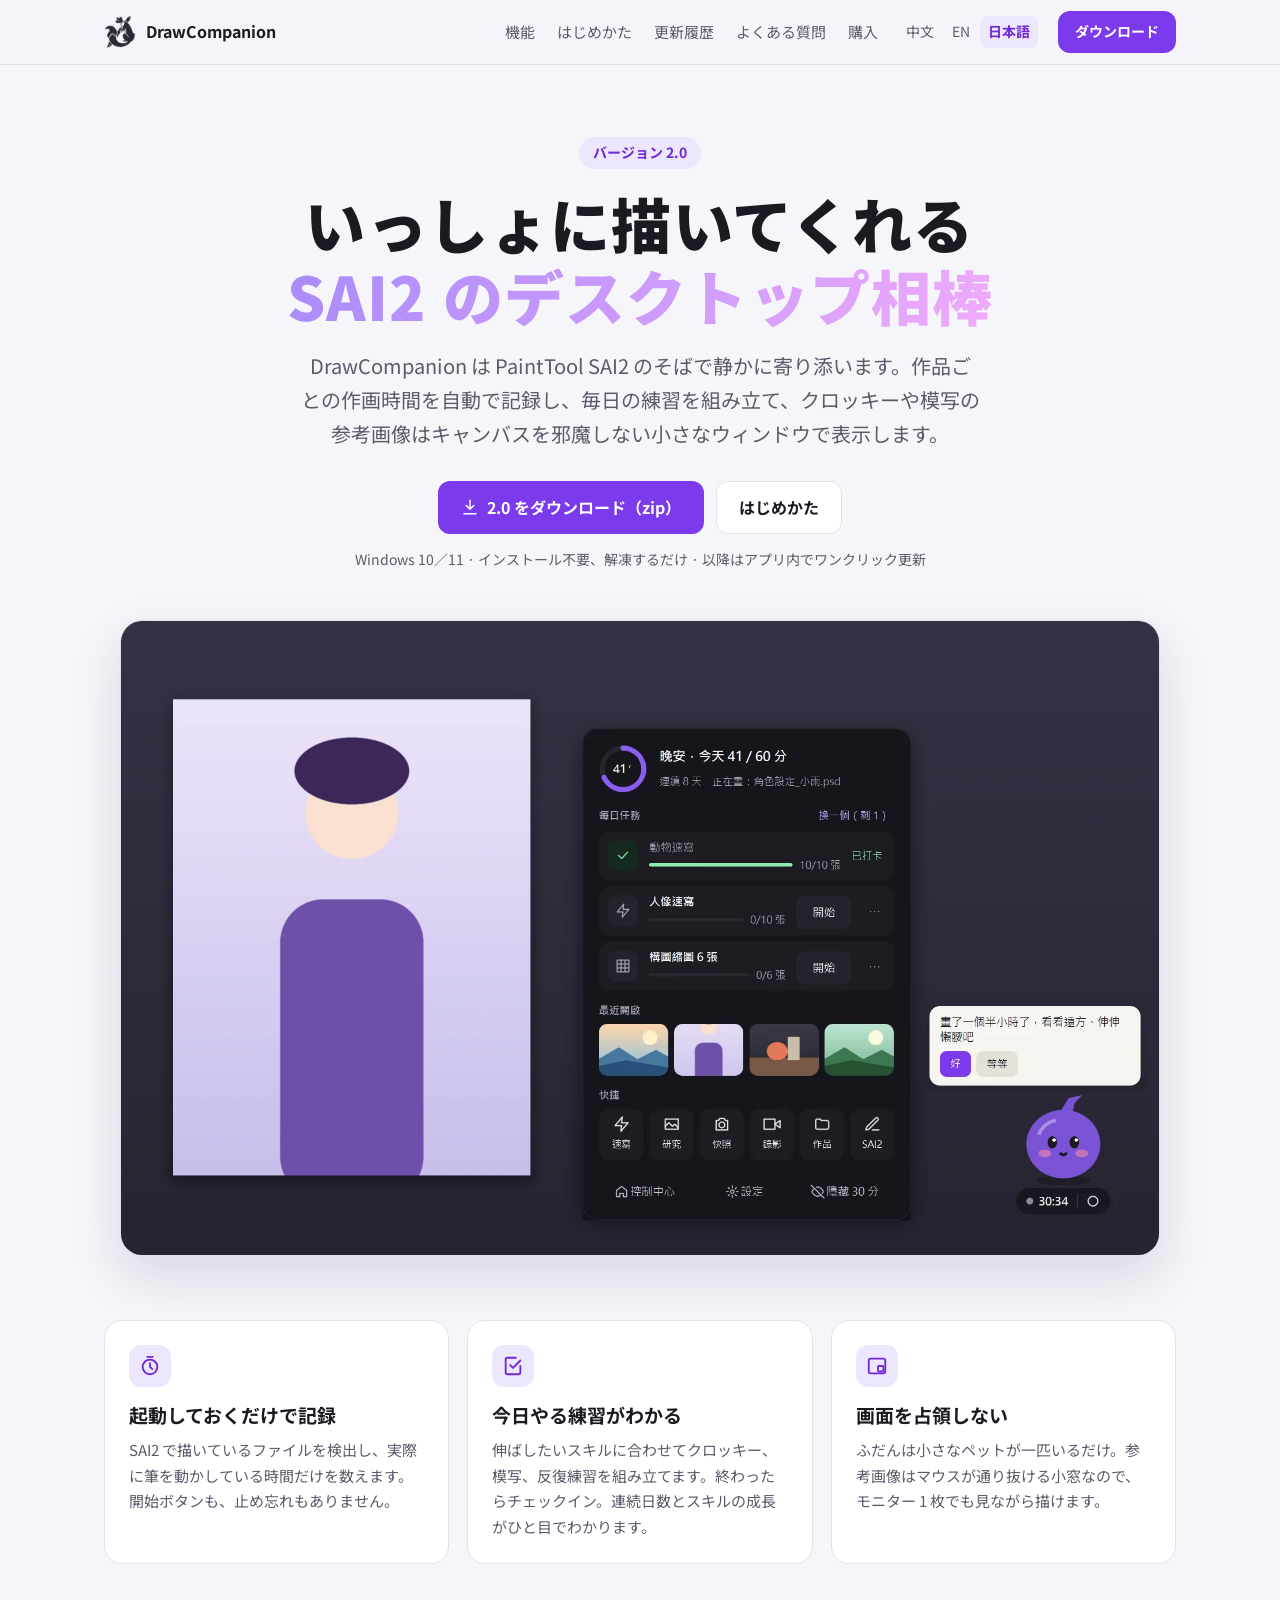
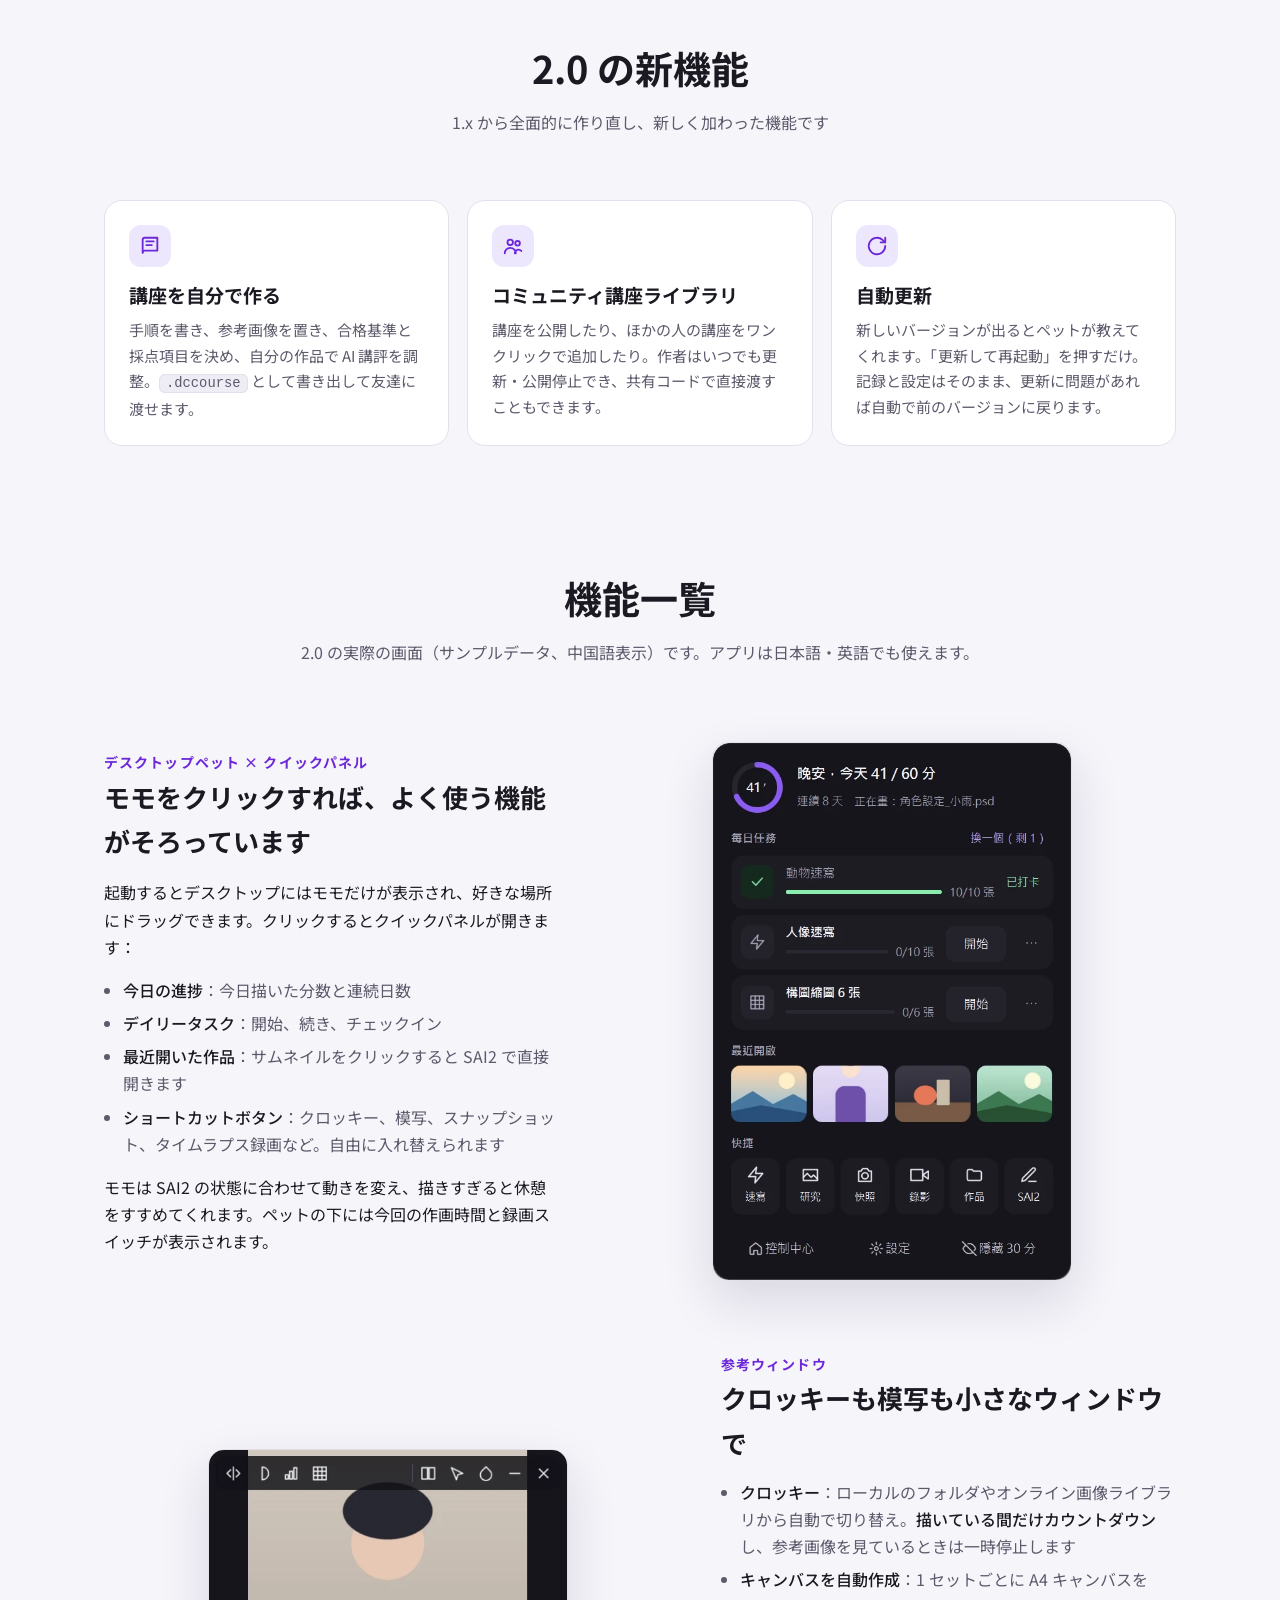
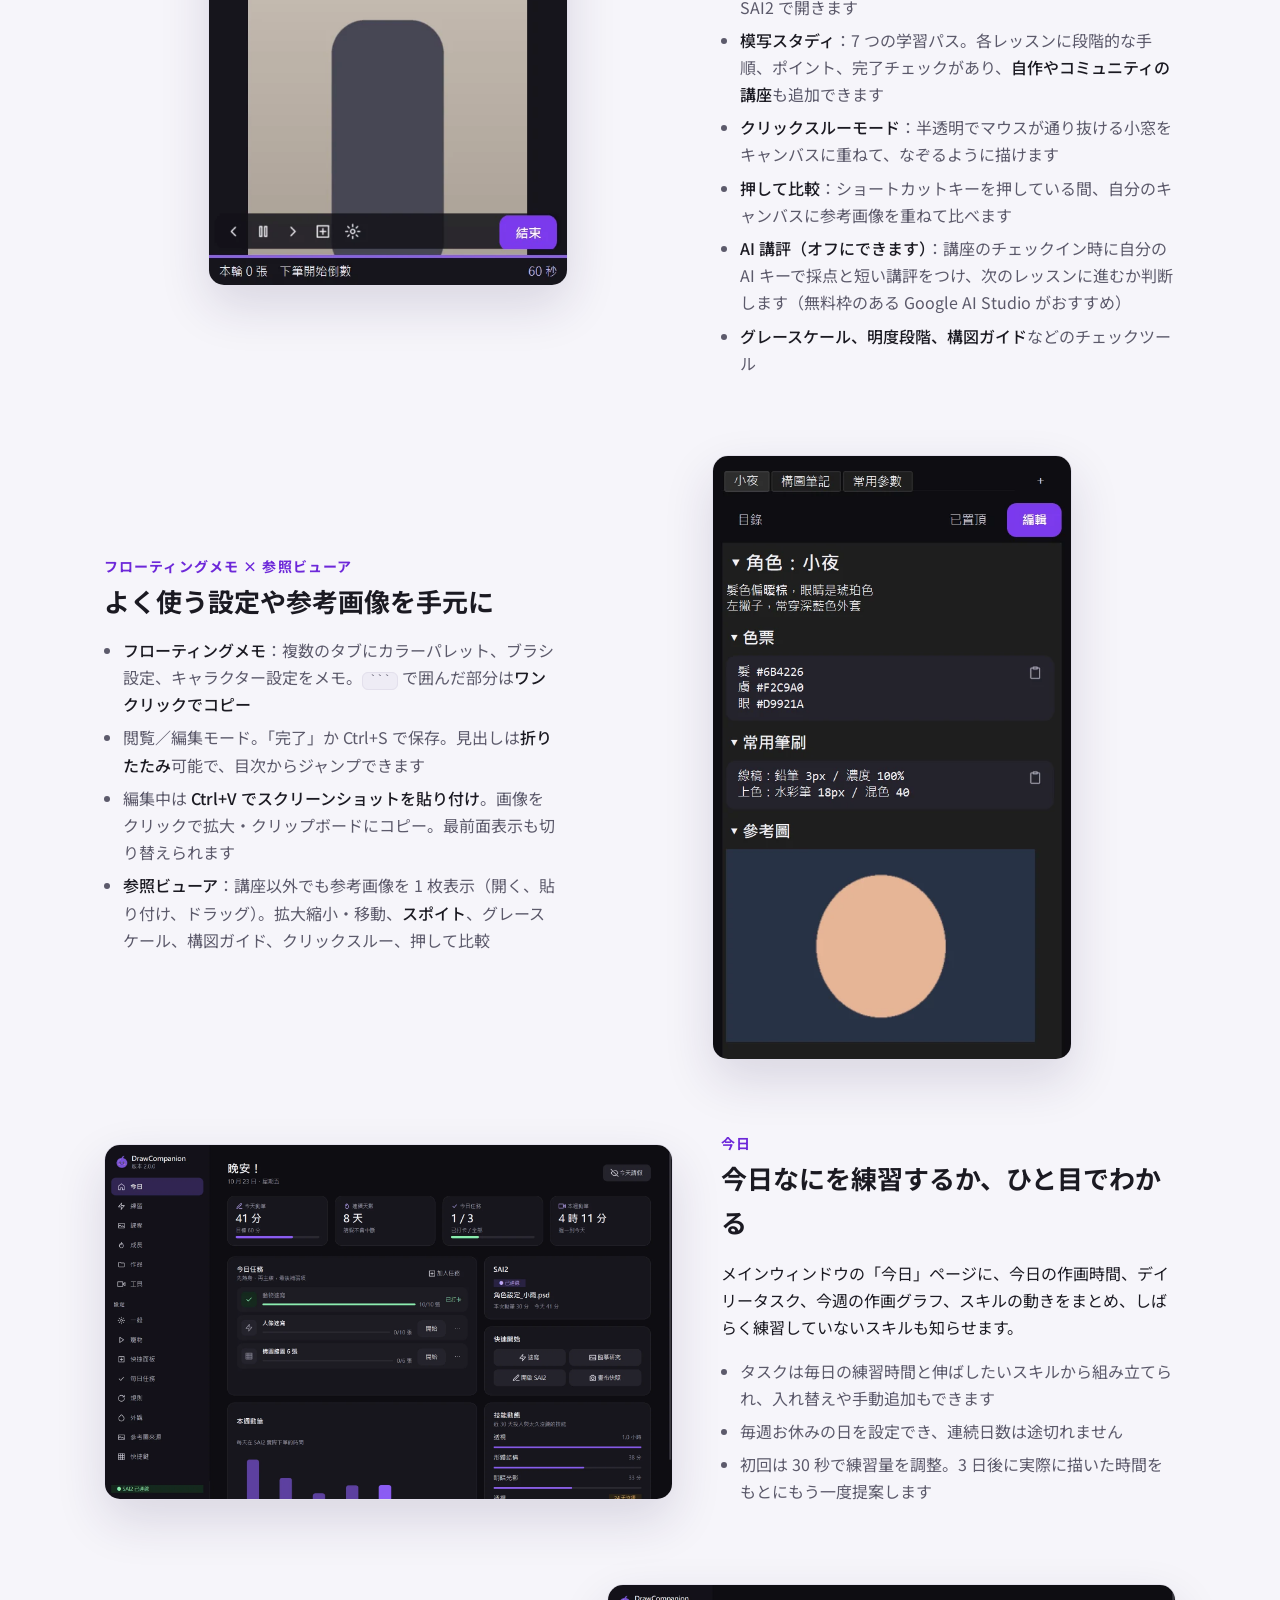
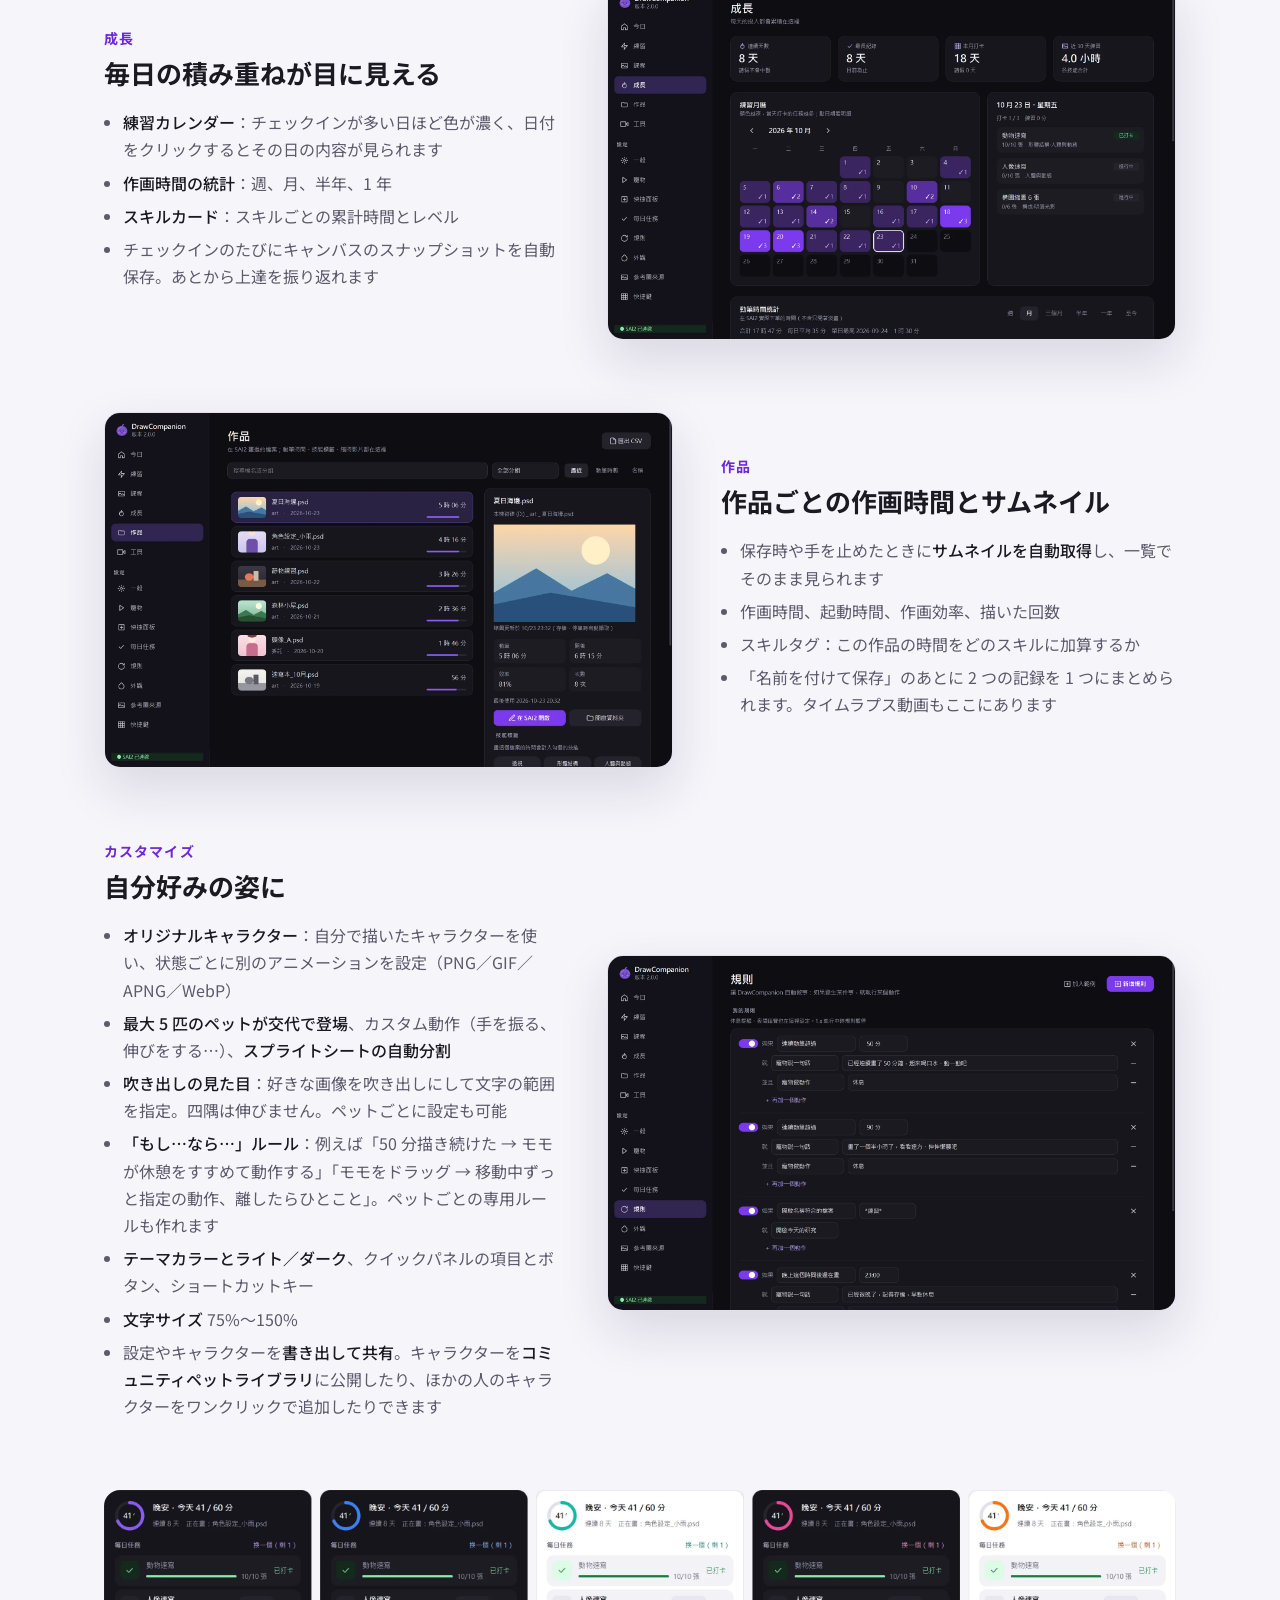
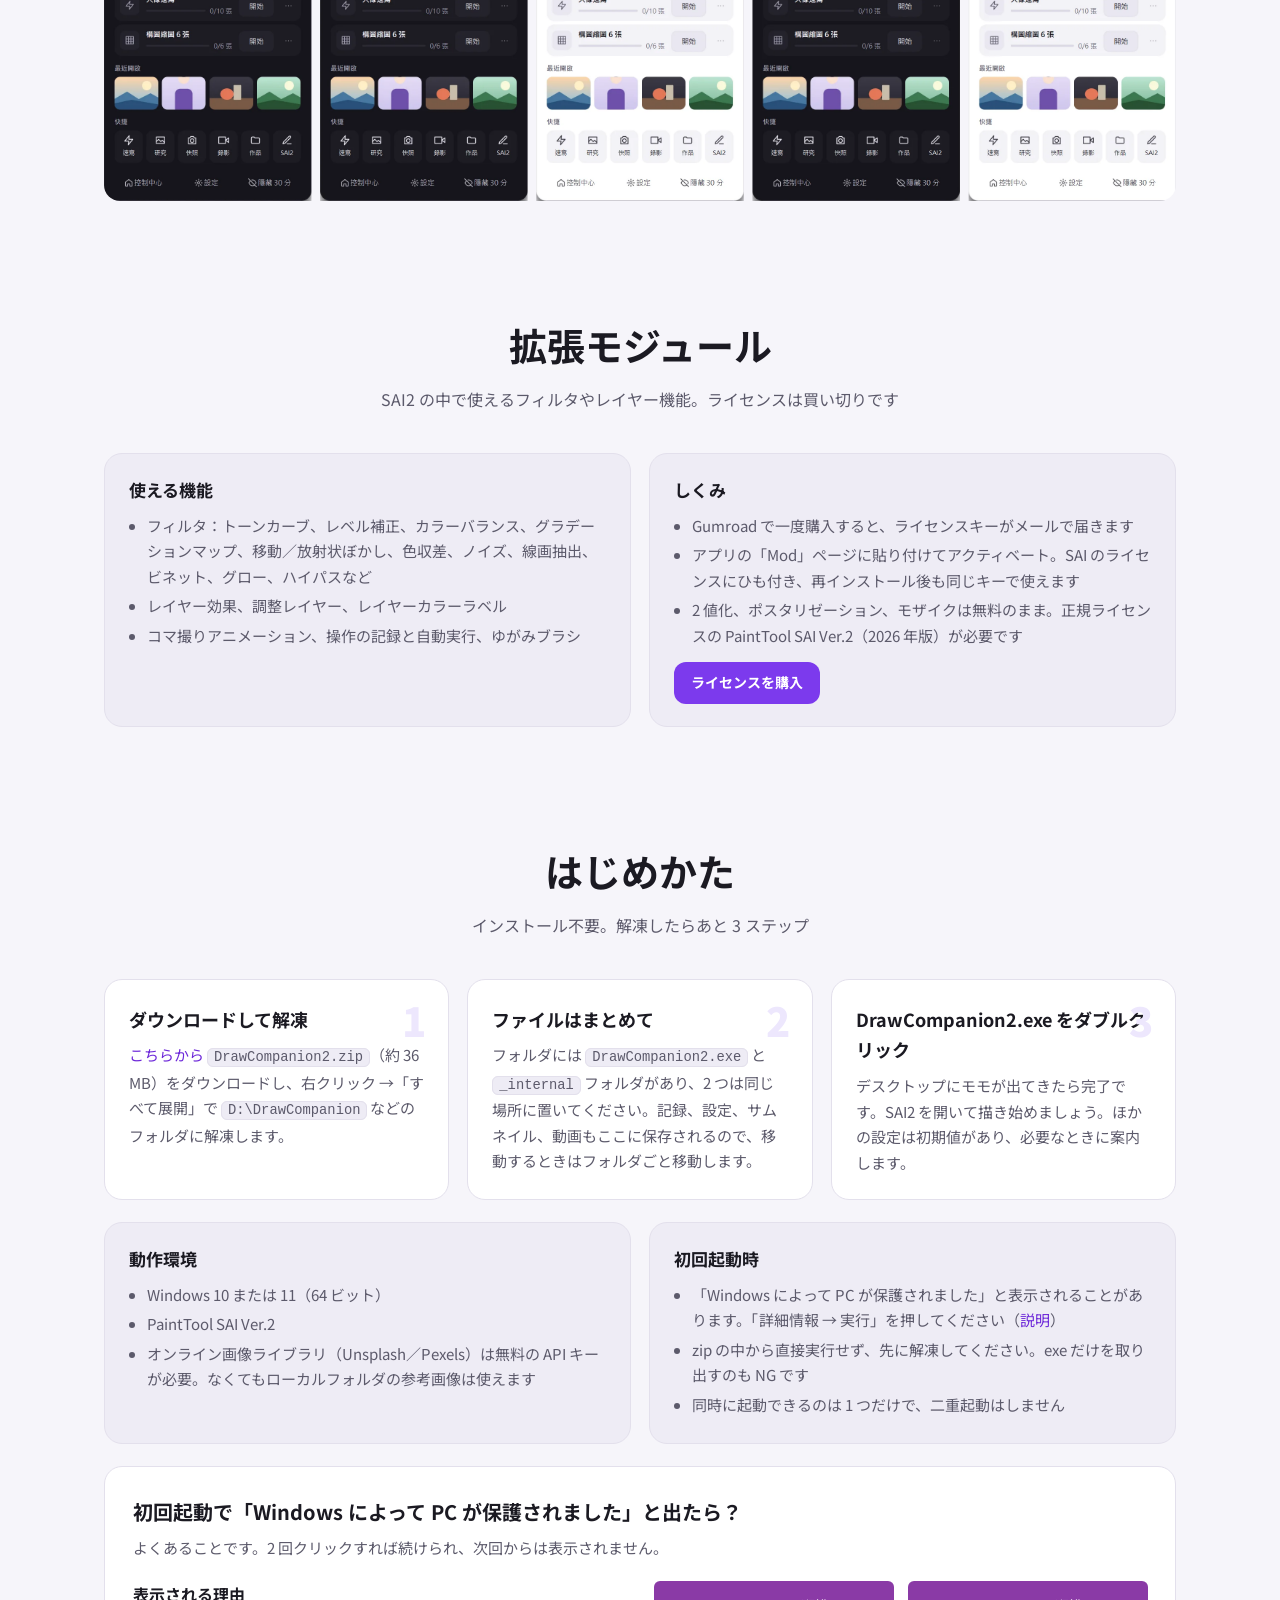
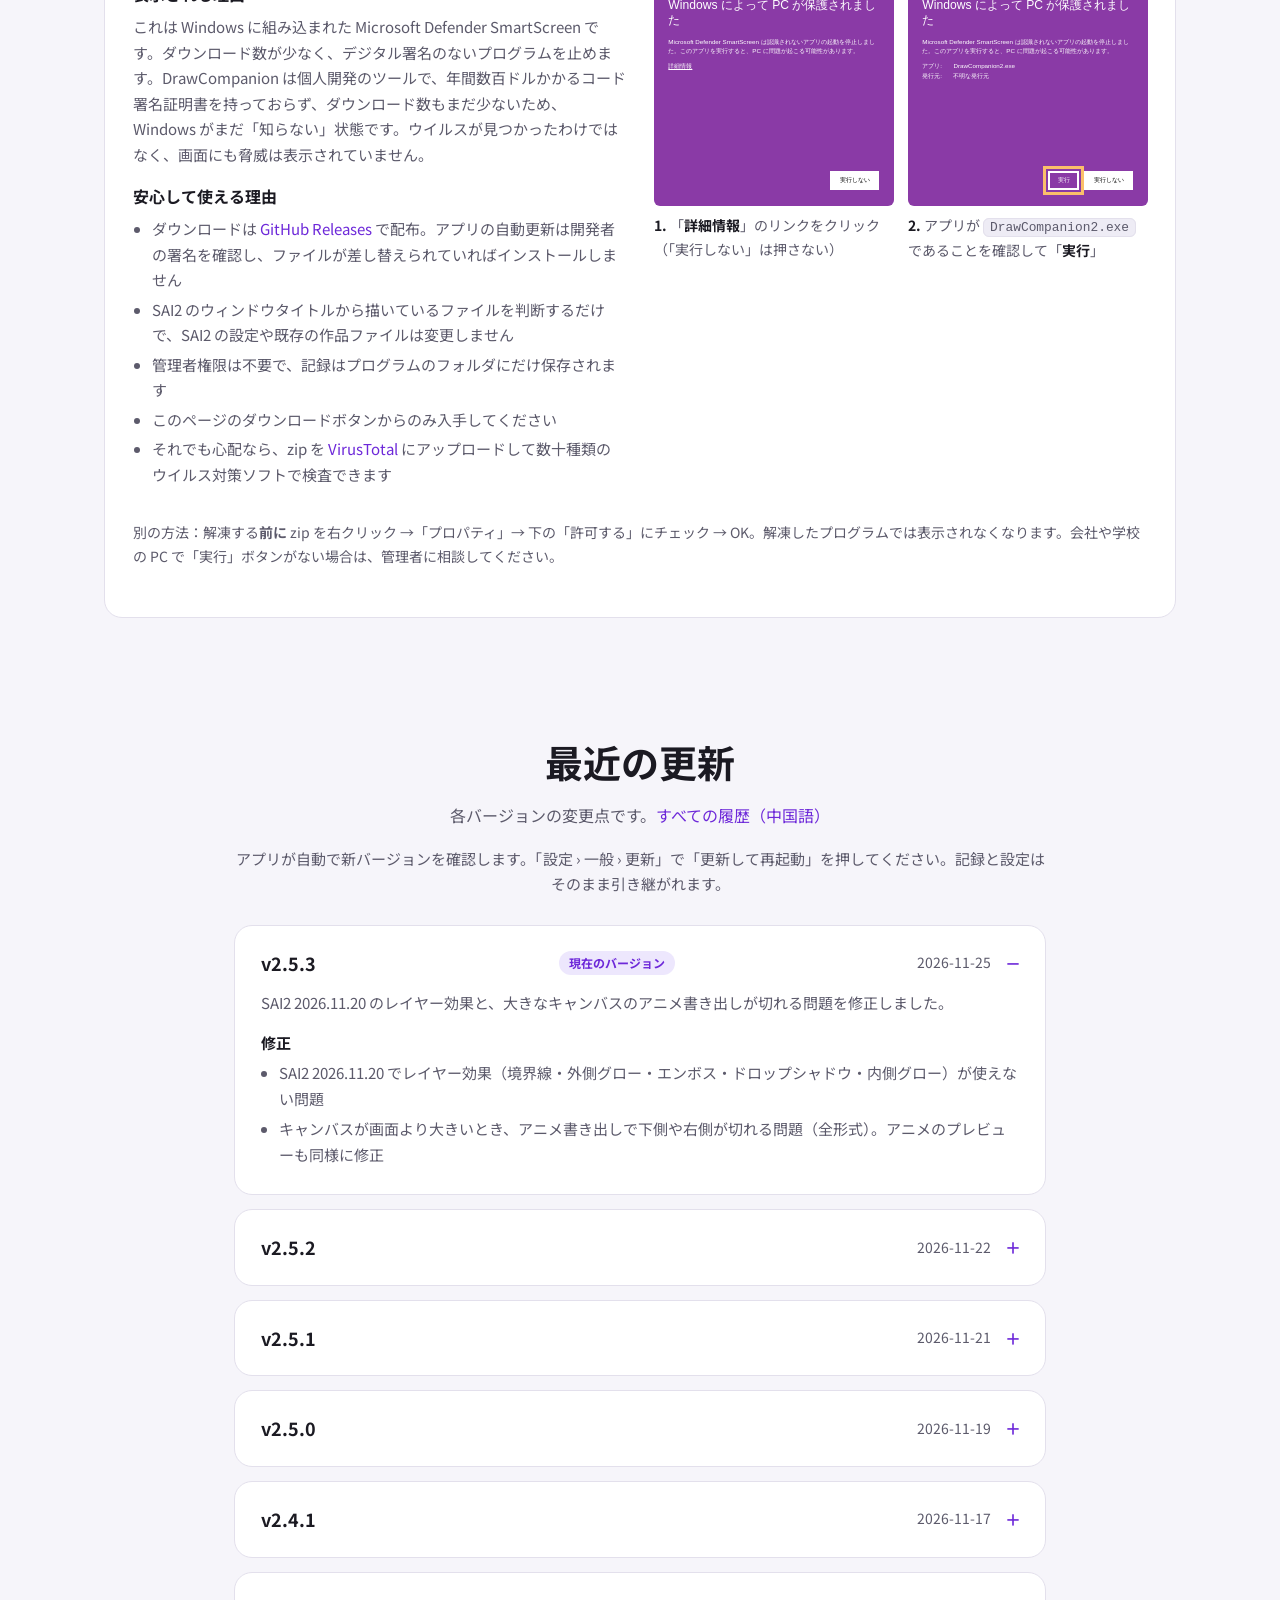
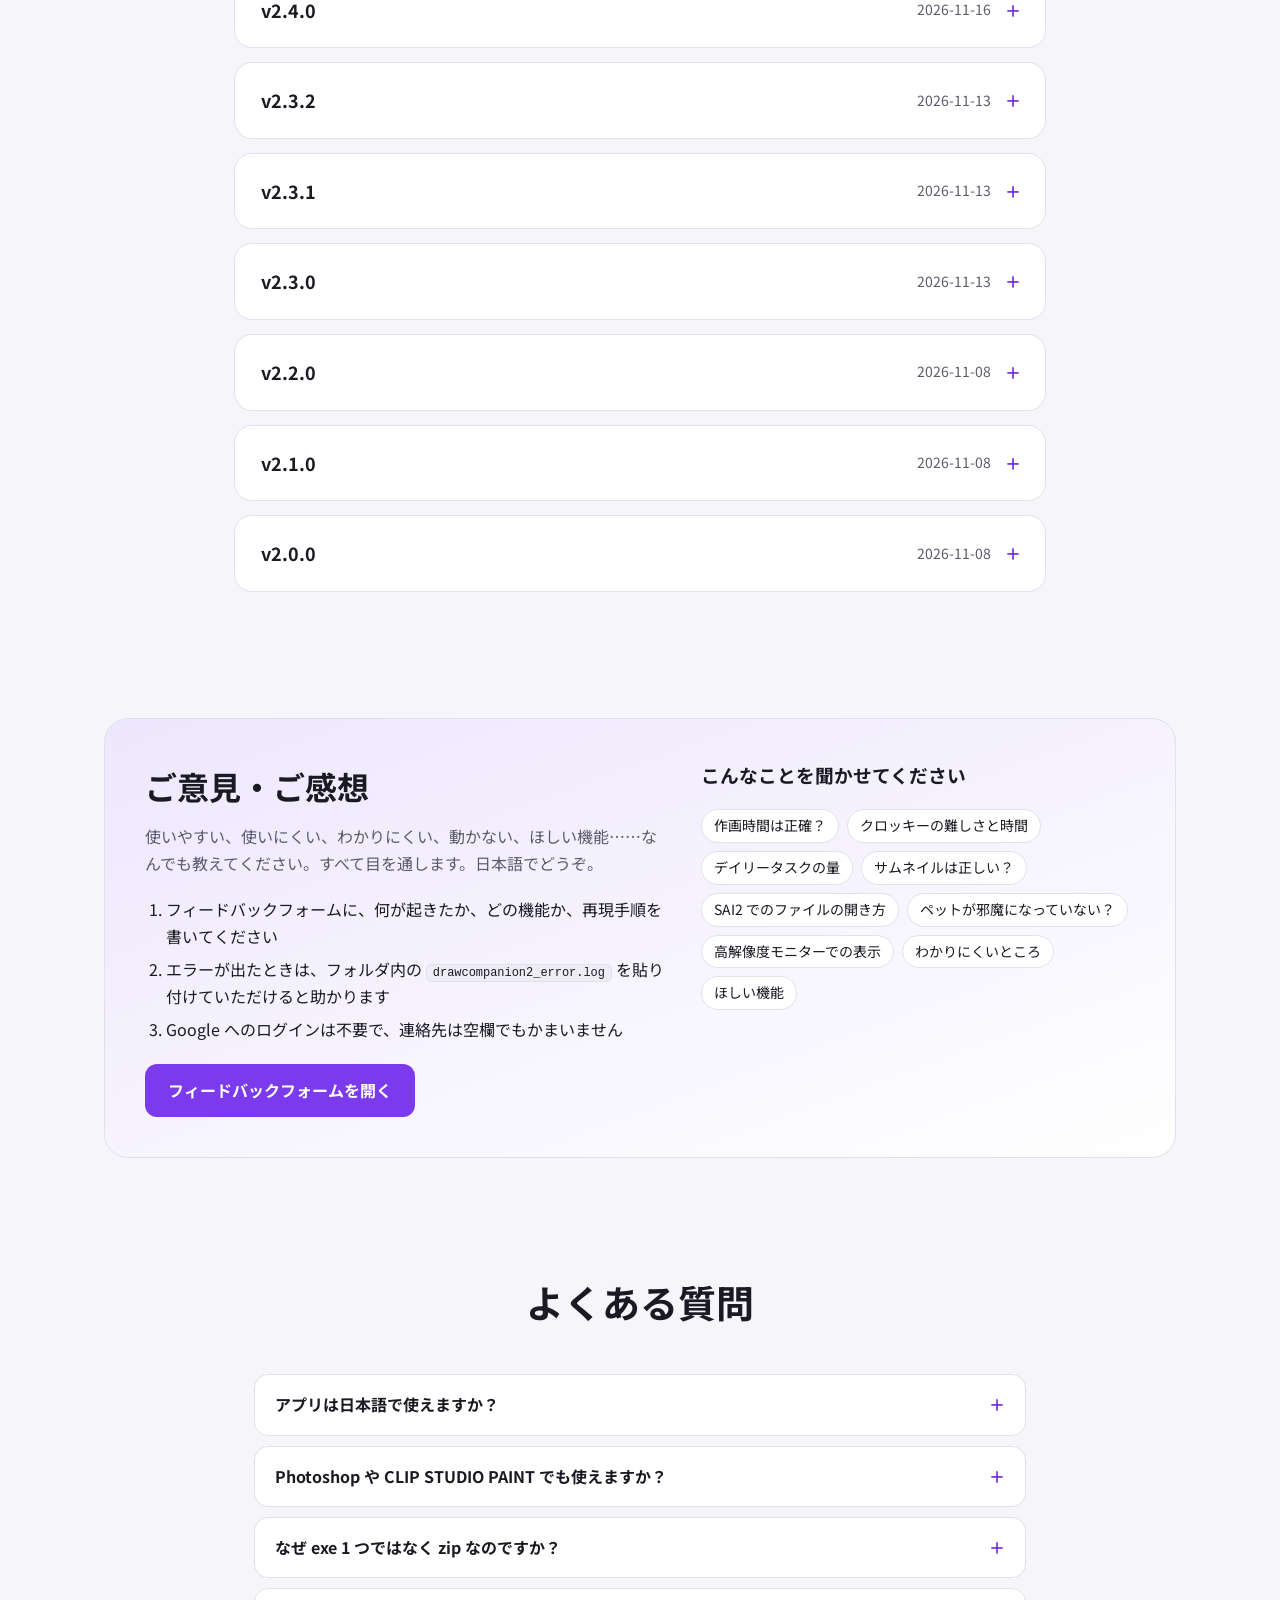
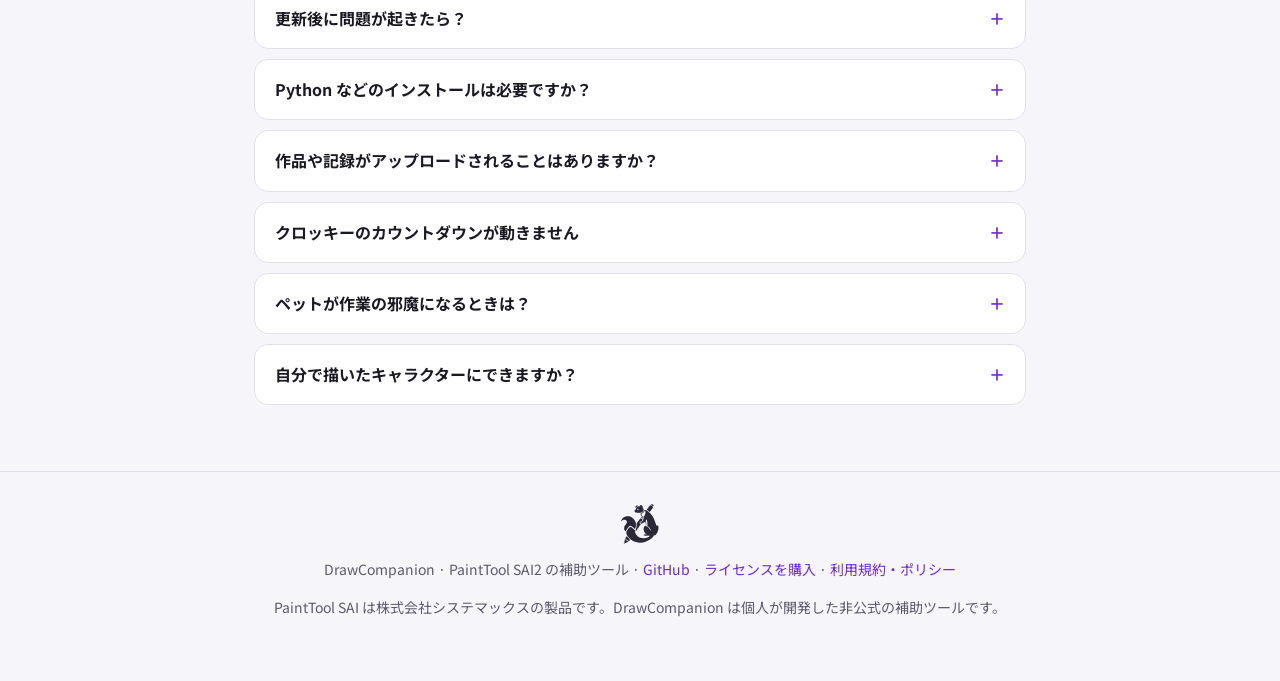
<file: docs/ja/index.html>
<!doctype html>
<html lang="ja">
<head>
<meta charset="utf-8">
<meta name="viewport" content="width=device-width, initial-scale=1">
<title>DrawCompanion 2.0 — PaintTool SAI2 のデスクトップ相棒</title>
<meta name="description" content="PaintTool SAI2 のそばで寄り添うデスクトップ相棒。作画時間を自動で記録し、毎日の練習を組み立て、クロッキーや模写の参考画像はキャンバスを邪魔しない小さなウィンドウで表示します。">
<meta property="og:title" content="DrawCompanion 2.0">
<meta property="og:description" content="SAI2 のデスクトップ相棒：作画時間の自動記録、毎日の練習、邪魔にならない参考ウィンドウ。">
<meta property="og:image" content="https://straydog3301.github.io/SAI2_DrawCompanion/img/hero.webp">
<link rel="alternate" hreflang="zh-Hant" href="https://straydog3301.github.io/SAI2_DrawCompanion/">
<link rel="alternate" hreflang="en" href="https://straydog3301.github.io/SAI2_DrawCompanion/en/">
<link rel="alternate" hreflang="ja" href="https://straydog3301.github.io/SAI2_DrawCompanion/ja/">
<link rel="alternate" hreflang="x-default" href="https://straydog3301.github.io/SAI2_DrawCompanion/en/">
<link rel="icon" href="../img/icon.png" type="image/png">
<link rel="apple-touch-icon" href="../img/apple-touch-icon.png">
<link rel="preconnect" href="https://fonts.googleapis.com">
<link rel="preconnect" href="https://fonts.gstatic.com" crossorigin>
<link href="https://fonts.googleapis.com/css2?family=Noto+Sans+JP:wght@400;500;700;900&display=swap" rel="stylesheet">
<link rel="stylesheet" href="../site.css">
</head>
<body>

<nav>
  <div class="wrap">
    <a class="brand" href="#top"><picture><source srcset="../img/logo-dark.png" media="(prefers-color-scheme: light)"><img src="../img/logo-light.png" alt="" width="32" height="32"></picture>DrawCompanion</a>
    <div class="links">
      <a href="#features">機能</a>
      <a href="#start">はじめかた</a>
      <a href="#updates">更新履歴</a>
      <a href="#faq">よくある質問</a>
      <a href="buy.html">購入</a>
    </div>
    <div class="lang"><a href="../" hreflang="zh-Hant">中文</a><a href="../en/" hreflang="en">EN</a><a href="./" hreflang="ja" aria-current="page">日本語</a></div>
    <a class="btn primary small" href="https://github.com/straydog3301/SAI2_DrawCompanion/releases/latest/download/DrawCompanion2.zip">ダウンロード</a>
  </div>
</nav>

<header class="hero" id="top">
  <div class="wrap">
    <span class="badge">バージョン 2.0</span>
    <h1>いっしょに描いてくれる<br><span class="hl">SAI2 のデスクトップ相棒</span></h1>
    <p class="lead">DrawCompanion は PaintTool SAI2 のそばで静かに寄り添います。作品ごとの作画時間を自動で記録し、毎日の練習を組み立て、クロッキーや模写の参考画像はキャンバスを邪魔しない小さなウィンドウで表示します。</p>
    <div class="cta">
      <a class="btn primary" href="https://github.com/straydog3301/SAI2_DrawCompanion/releases/latest/download/DrawCompanion2.zip">
        <svg viewBox="0 0 24 24" fill="none" stroke="currentColor" stroke-width="2" stroke-linecap="round" stroke-linejoin="round" aria-hidden="true"><path d="M12 3v12m0 0-5-5m5 5 5-5M4 21h16"/></svg>
        2.0 をダウンロード（zip）
      </a>
      <a class="btn ghost" href="#start">はじめかた</a>
    </div>
    <p class="note">Windows 10／11 · インストール不要、解凍するだけ · 以降はアプリ内でワンクリック更新</p>
    <div class="hero-shot">
      <img src="../img/hero.webp" width="1800" height="1100" alt="キャンバスの横にいるデスクトップペット「モモ」と吹き出し、クイックパネル（今日の進捗、デイリータスク、最近開いた作品のサムネイル、ショートカットボタン）">
    </div>

    <div class="pillars">
      <div class="pillar">
        <div class="ico"><svg viewBox="0 0 24 24" fill="none" stroke="currentColor" stroke-width="2" stroke-linecap="round" stroke-linejoin="round" aria-hidden="true"><circle cx="12" cy="13" r="8"/><path d="M12 9v4l2.5 2.5M9 2h6"/></svg></div>
        <h3>起動しておくだけで記録</h3>
        <p>SAI2 で描いているファイルを検出し、実際に筆を動かしている時間だけを数えます。開始ボタンも、止め忘れもありません。</p>
      </div>
      <div class="pillar">
        <div class="ico"><svg viewBox="0 0 24 24" fill="none" stroke="currentColor" stroke-width="2" stroke-linecap="round" stroke-linejoin="round" aria-hidden="true"><path d="M9 11l3 3 8-8"/><path d="M20 12v7a2 2 0 0 1-2 2H6a2 2 0 0 1-2-2V5a2 2 0 0 1 2-2h9"/></svg></div>
        <h3>今日やる練習がわかる</h3>
        <p>伸ばしたいスキルに合わせてクロッキー、模写、反復練習を組み立てます。終わったらチェックイン。連続日数とスキルの成長がひと目でわかります。</p>
      </div>
      <div class="pillar">
        <div class="ico"><svg viewBox="0 0 24 24" fill="none" stroke="currentColor" stroke-width="2" stroke-linecap="round" stroke-linejoin="round" aria-hidden="true"><rect x="3" y="4" width="18" height="16" rx="2"/><rect x="13" y="12" width="6" height="6" rx="1"/></svg></div>
        <h3>画面を占領しない</h3>
        <p>ふだんは小さなペットが一匹いるだけ。参考画像はマウスが通り抜ける小窓なので、モニター 1 枚でも見ながら描けます。</p>
      </div>
    </div>

    <div class="sec-title" style="margin-top:72px">
      <h2>2.0 の新機能</h2>
      <p>1.x から全面的に作り直し、新しく加わった機能です</p>
    </div>
    <div class="pillars">
      <div class="pillar">
        <div class="ico"><svg viewBox="0 0 24 24" fill="none" stroke="currentColor" stroke-width="2" stroke-linecap="round" stroke-linejoin="round" aria-hidden="true"><path d="M4 19.5A2.5 2.5 0 0 1 6.5 17H20V3H6.5A2.5 2.5 0 0 0 4 5.5z"/><path d="M8 7h8M8 11h6"/></svg></div>
        <h3>講座を自分で作る</h3>
        <p>手順を書き、参考画像を置き、合格基準と採点項目を決め、自分の作品で AI 講評を調整。<code>.dccourse</code> として書き出して友達に渡せます。</p>
      </div>
      <div class="pillar">
        <div class="ico"><svg viewBox="0 0 24 24" fill="none" stroke="currentColor" stroke-width="2" stroke-linecap="round" stroke-linejoin="round" aria-hidden="true"><circle cx="9" cy="8" r="3"/><circle cx="17" cy="9" r="2.5"/><path d="M3 20a6 6 0 0 1 12 0M14 20a4 4 0 0 1 7-2.6"/></svg></div>
        <h3>コミュニティ講座ライブラリ</h3>
        <p>講座を公開したり、ほかの人の講座をワンクリックで追加したり。作者はいつでも更新・公開停止でき、共有コードで直接渡すこともできます。</p>
      </div>
      <div class="pillar">
        <div class="ico"><svg viewBox="0 0 24 24" fill="none" stroke="currentColor" stroke-width="2" stroke-linecap="round" stroke-linejoin="round" aria-hidden="true"><path d="M21 12a9 9 0 1 1-3-6.7L21 8"/><path d="M21 3v5h-5"/></svg></div>
        <h3>自動更新</h3>
        <p>新しいバージョンが出るとペットが教えてくれます。「更新して再起動」を押すだけ。記録と設定はそのまま、更新に問題があれば自動で前のバージョンに戻ります。</p>
      </div>
    </div>
  </div>
</header>

<main>
<section id="features">
  <div class="wrap">
    <div class="sec-title">
      <h2>機能一覧</h2>
      <p>2.0 の実際の画面（サンプルデータ、中国語表示）です。アプリは日本語・英語でも使えます。</p>
    </div>

    <div class="feature">
      <div class="text">
        <div class="kicker">デスクトップペット × クイックパネル</div>
        <h3>モモをクリックすれば、よく使う機能がそろっています</h3>
        <p>起動するとデスクトップにはモモだけが表示され、好きな場所にドラッグできます。クリックするとクイックパネルが開きます：</p>
        <ul>
          <li><b>今日の進捗</b>：今日描いた分数と連続日数</li>
          <li><b>デイリータスク</b>：開始、続き、チェックイン</li>
          <li><b>最近開いた作品</b>：サムネイルをクリックすると SAI2 で直接開きます</li>
          <li><b>ショートカットボタン</b>：クロッキー、模写、スナップショット、タイムラプス録画など。自由に入れ替えられます</li>
        </ul>
        <p>モモは SAI2 の状態に合わせて動きを変え、描きすぎると休憩をすすめてくれます。ペットの下には今回の作画時間と録画スイッチが表示されます。</p>
      </div>
      <div class="shot narrow"><img src="../img/panel.webp" width="570" height="854" loading="lazy" alt="クイックパネル：今日の進捗リング、3 つのデイリータスク、最近開いた作品のサムネイル、ショートカットボタン"></div>
    </div>

    <div class="feature flip">
      <div class="text">
        <div class="kicker">参考ウィンドウ</div>
        <h3>クロッキーも模写も小さなウィンドウで</h3>
        <ul>
          <li><b>クロッキー</b>：ローカルのフォルダやオンライン画像ライブラリから自動で切り替え。<b>描いている間だけカウントダウン</b>し、参考画像を見ているときは一時停止します</li>
          <li><b>キャンバスを自動作成</b>：1 セットごとに A4 キャンバスを SAI2 で開きます</li>
          <li><b>模写スタディ</b>：7 つの学習パス。各レッスンに段階的な手順、ポイント、完了チェックがあり、<b>自作やコミュニティの講座</b>も追加できます</li>
          <li><b>クリックスルーモード</b>：半透明でマウスが通り抜ける小窓をキャンバスに重ねて、なぞるように描けます</li>
          <li><b>押して比較</b>：ショートカットキーを押している間、自分のキャンバスに参考画像を重ねて比べます</li>
          <li><b>AI 講評（オフにできます）</b>：講座のチェックイン時に自分の AI キーで採点と短い講評をつけ、次のレッスンに進むか判断します（無料枠のある Google AI Studio がおすすめ）</li>
          <li><b>グレースケール、明度段階、構図ガイド</b>などのチェックツール</li>
        </ul>
      </div>
      <div class="shot narrow"><img src="../img/sketch.webp" width="540" height="656" loading="lazy" alt="クロッキーの参考ウィンドウ：参考画像、上部のチェックツールバー、下部の前へ／一時停止／次へ／キャンバスボタンとカウントダウン"></div>
    </div>

    <div class="feature">
      <div class="text">
        <div class="kicker">フローティングメモ × 参照ビューア</div>
        <h3>よく使う設定や参考画像を手元に</h3>
        <ul>
          <li><b>フローティングメモ</b>：複数のタブにカラーパレット、ブラシ設定、キャラクター設定をメモ。<code>```</code> で囲んだ部分は<b>ワンクリックでコピー</b></li>
          <li>閲覧／編集モード。「完了」か Ctrl+S で保存。見出しは<b>折りたたみ</b>可能で、目次からジャンプできます</li>
          <li>編集中は <b>Ctrl+V でスクリーンショットを貼り付け</b>。画像をクリックで拡大・クリップボードにコピー。最前面表示も切り替えられます</li>
          <li><b>参照ビューア</b>：講座以外でも参考画像を 1 枚表示（開く、貼り付け、ドラッグ）。拡大縮小・移動、<b>スポイト</b>、グレースケール、構図ガイド、クリックスルー、押して比較</li>
        </ul>
      </div>
      <div class="shot narrow"><img src="../img/notes.webp" width="570" height="960" loading="lazy" alt="フローティングメモ：タブ、折りたためる見出し、カラーパレットとブラシ設定のワンクリックコピー欄、貼り付けた参考画像"></div>
    </div>

    <div class="feature flip">
      <div class="text">
        <div class="kicker">今日</div>
        <h3>今日なにを練習するか、ひと目でわかる</h3>
        <p>メインウィンドウの「今日」ページに、今日の作画時間、デイリータスク、今週の作画グラフ、スキルの動きをまとめ、しばらく練習していないスキルも知らせます。</p>
        <ul>
          <li>タスクは毎日の練習時間と伸ばしたいスキルから組み立てられ、入れ替えや手動追加もできます</li>
          <li>毎週お休みの日を設定でき、連続日数は途切れません</li>
          <li>初回は 30 秒で練習量を調整。3 日後に実際に描いた時間をもとにもう一度提案します</li>
        </ul>
      </div>
      <div class="shot"><img src="../img/today.webp" width="1920" height="1200" loading="lazy" alt="今日ページ：今日の作画時間、連続日数、今日のタスク、今週の作画、SAI2 の接続状態とスキルの動き"></div>
    </div>

    <div class="feature">
      <div class="text">
        <div class="kicker">成長</div>
        <h3>毎日の積み重ねが目に見える</h3>
        <ul>
          <li><b>練習カレンダー</b>：チェックインが多い日ほど色が濃く、日付をクリックするとその日の内容が見られます</li>
          <li><b>作画時間の統計</b>：週、月、半年、1 年</li>
          <li><b>スキルカード</b>：スキルごとの累計時間とレベル</li>
          <li>チェックインのたびにキャンバスのスナップショットを自動保存。あとから上達を振り返れます</li>
        </ul>
      </div>
      <div class="shot"><img src="../img/growth.webp" width="1920" height="1200" loading="lazy" alt="成長ページ：連続日数、最長記録、今月のチェックイン、練習カレンダーのヒートマップと日別の詳細"></div>
    </div>

    <div class="feature flip">
      <div class="text">
        <div class="kicker">作品</div>
        <h3>作品ごとの作画時間とサムネイル</h3>
        <ul>
          <li>保存時や手を止めたときに<b>サムネイルを自動取得</b>し、一覧でそのまま見られます</li>
          <li>作画時間、起動時間、作画効率、描いた回数</li>
          <li>スキルタグ：この作品の時間をどのスキルに加算するか</li>
          <li>「名前を付けて保存」のあとに 2 つの記録を 1 つにまとめられます。タイムラプス動画もここにあります</li>
        </ul>
      </div>
      <div class="shot"><img src="../img/works.webp" width="1920" height="1200" loading="lazy" alt="作品ページ：サムネイル付きの作品一覧と、右側の大きなプレビューと作画の統計"></div>
    </div>

    <div class="feature">
      <div class="text">
        <div class="kicker">カスタマイズ</div>
        <h3>自分好みの姿に</h3>
        <ul>
          <li><b>オリジナルキャラクター</b>：自分で描いたキャラクターを使い、状態ごとに別のアニメーションを設定（PNG／GIF／APNG／WebP）</li>
          <li><b>最大 5 匹のペットが交代で登場</b>、カスタム動作（手を振る、伸びをする…）、<b>スプライトシートの自動分割</b></li>
          <li><b>吹き出しの見た目</b>：好きな画像を吹き出しにして文字の範囲を指定。四隅は伸びません。ペットごとに設定も可能</li>
          <li><b>「もし…なら…」ルール</b>：例えば「50 分描き続けた → モモが休憩をすすめて動作する」「モモをドラッグ → 移動中ずっと指定の動作、離したらひとこと」。ペットごとの専用ルールも作れます</li>
          <li><b>テーマカラーとライト／ダーク</b>、クイックパネルの項目とボタン、ショートカットキー</li>
          <li><b>文字サイズ</b> 75%〜150%</li>
          <li>設定やキャラクターを<b>書き出して共有</b>。キャラクターを<b>コミュニティペットライブラリ</b>に公開したり、ほかの人のキャラクターをワンクリックで追加したりできます</li>
        </ul>
      </div>
      <div class="shot"><img src="../img/rules.webp" width="1920" height="1200" loading="lazy" alt="ルールページ：連続作画の休憩通知、練習ファイルを開く、深夜の通知などの「もし…なら…」ルール"></div>
    </div>
    <img class="themes" src="../img/themes.webp" width="2946" height="854" loading="lazy" alt="5 つのテーマカラーのクイックパネル：紫、青、ティール（ライト）、ピンク、オレンジ（ライト）">
  </div>
</section>

<section id="pro">
  <div class="wrap">
    <div class="sec-title">
      <h2>拡張モジュール</h2>
      <p>SAI2 の中で使えるフィルタやレイヤー機能。ライセンスは買い切りです</p>
    </div>
    <div class="req">
      <div class="box">
        <h3>使える機能</h3>
        <ul>
          <li>フィルタ：トーンカーブ、レベル補正、カラーバランス、グラデーションマップ、移動／放射状ぼかし、色収差、ノイズ、線画抽出、ビネット、グロー、ハイパスなど</li>
          <li>レイヤー効果、調整レイヤー、レイヤーカラーラベル</li>
          <li>コマ撮りアニメーション、操作の記録と自動実行、ゆがみブラシ</li>
        </ul>
      </div>
      <div class="box">
        <h3>しくみ</h3>
        <ul>
          <li>Gumroad で一度購入すると、ライセンスキーがメールで届きます</li>
          <li>アプリの「Mod」ページに貼り付けてアクティベート。SAI のライセンスにひも付き、再インストール後も同じキーで使えます</li>
          <li>2 値化、ポスタリゼーション、モザイクは無料のまま。正規ライセンスの PaintTool SAI Ver.2（2026 年版）が必要です</li>
        </ul>
        <p style="margin:14px 0 0"><a class="btn primary small" href="buy.html">ライセンスを購入</a></p>
      </div>
    </div>
  </div>
</section>

<section id="start">
  <div class="wrap">
    <div class="sec-title">
      <h2>はじめかた</h2>
      <p>インストール不要。解凍したらあと 3 ステップ</p>
    </div>
    <div class="steps">
      <div class="step">
        <h3>ダウンロードして解凍</h3>
        <p><a href="https://github.com/straydog3301/SAI2_DrawCompanion/releases/latest/download/DrawCompanion2.zip">こちらから</a> <code>DrawCompanion2.zip</code>（約 36 MB）をダウンロードし、右クリック →「すべて展開」で <code>D:\DrawCompanion</code> などのフォルダに解凍します。</p>
      </div>
      <div class="step">
        <h3>ファイルはまとめて</h3>
        <p>フォルダには <code>DrawCompanion2.exe</code> と <code>_internal</code> フォルダがあり、2 つは同じ場所に置いてください。記録、設定、サムネイル、動画もここに保存されるので、移動するときはフォルダごと移動します。</p>
      </div>
      <div class="step">
        <h3>DrawCompanion2.exe をダブルクリック</h3>
        <p>デスクトップにモモが出てきたら完了です。SAI2 を開いて描き始めましょう。ほかの設定は初期値があり、必要なときに案内します。</p>
      </div>
    </div>
    <div class="req">
      <div class="box">
        <h3>動作環境</h3>
        <ul>
          <li>Windows 10 または 11（64 ビット）</li>
          <li>PaintTool SAI Ver.2</li>
          <li>オンライン画像ライブラリ（Unsplash／Pexels）は無料の API キーが必要。なくてもローカルフォルダの参考画像は使えます</li>
        </ul>
      </div>
      <div class="box">
        <h3>初回起動時</h3>
        <ul>
          <li>「Windows によって PC が保護されました」と表示されることがあります。「詳細情報 → 実行」を押してください（<a href="#smartscreen">説明</a>）</li>
          <li>zip の中から直接実行せず、先に解凍してください。exe だけを取り出すのも NG です</li>
          <li>同時に起動できるのは 1 つだけで、二重起動はしません</li>
        </ul>
      </div>
    </div>

    <div class="smart" id="smartscreen">
      <h3>初回起動で「Windows によって PC が保護されました」と出たら？</h3>
      <p>よくあることです。2 回クリックすれば続けられ、次回からは表示されません。</p>
      <div class="smart-grid">
        <div class="why">
          <h4>表示される理由</h4>
          <p>これは Windows に組み込まれた Microsoft Defender SmartScreen です。ダウンロード数が少なく、デジタル署名のないプログラムを止めます。DrawCompanion は個人開発のツールで、年間数百ドルかかるコード署名証明書を持っておらず、ダウンロード数もまだ少ないため、Windows がまだ「知らない」状態です。ウイルスが見つかったわけではなく、画面にも脅威は表示されていません。</p>
          <h4>安心して使える理由</h4>
          <ul>
            <li>ダウンロードは <a href="https://github.com/straydog3301/SAI2_DrawCompanion/releases">GitHub Releases</a> で配布。アプリの自動更新は開発者の署名を確認し、ファイルが差し替えられていればインストールしません</li>
            <li>SAI2 のウィンドウタイトルから描いているファイルを判断するだけで、SAI2 の設定や既存の作品ファイルは変更しません</li>
            <li>管理者権限は不要で、記録はプログラムのフォルダにだけ保存されます</li>
            <li>このページのダウンロードボタンからのみ入手してください</li>
            <li>それでも心配なら、zip を <a href="https://www.virustotal.com/">VirusTotal</a> にアップロードして数十種類のウイルス対策ソフトで検査できます</li>
          </ul>
        </div>
        <div class="howto">
          <figure>
            <div class="win" role="img" aria-label="Windows によって PC が保護されました：Microsoft Defender SmartScreen は認識されないアプリの起動を停止しました。詳細情報リンクと実行しないボタン">
              <div class="t">Windows によって PC が保護されました</div>
              <div>Microsoft Defender SmartScreen は認識されないアプリの起動を停止しました。このアプリを実行すると、PC に問題が起こる可能性があります。</div>
              <div class="kv"><u>詳細情報</u></div>
              <div class="btns"><span class="no">実行しない</span></div>
            </div>
            <figcaption><b>1.</b> 「<b>詳細情報</b>」のリンクをクリック（「実行しない」は押さない）</figcaption>
          </figure>
          <figure>
            <div class="win" role="img" aria-label="詳細情報を押したあと：アプリ DrawCompanion2.exe、発行元 不明な発行元、実行ボタンが表示される">
              <div class="t">Windows によって PC が保護されました</div>
              <div>Microsoft Defender SmartScreen は認識されないアプリの起動を停止しました。このアプリを実行すると、PC に問題が起こる可能性があります。</div>
              <div class="kv"><span>アプリ:</span>DrawCompanion2.exe<br><span>発行元:</span>不明な発行元</div>
              <div class="btns"><span class="run">実行</span><span class="no">実行しない</span></div>
            </div>
            <figcaption><b>2.</b> アプリが <code>DrawCompanion2.exe</code> であることを確認して「<b>実行</b>」</figcaption>
          </figure>
        </div>
      </div>
      <p class="alt">別の方法：解凍する<b>前に</b> zip を右クリック →「プロパティ」→ 下の「許可する」にチェック → OK。解凍したプログラムでは表示されなくなります。会社や学校の PC で「実行」ボタンがない場合は、管理者に相談してください。</p>
    </div>
  </div>
</section>

<section id="updates">
  <div class="wrap updates">
    <div class="sec-title">
      <h2>最近の更新</h2>
      <p>各バージョンの変更点です。<a href="../#updates">すべての履歴（中国語）</a></p>
    </div>
    <p class="update-how">アプリが自動で新バージョンを確認します。「設定 › 一般 › 更新」で「更新して再起動」を押してください。記録と設定はそのまま引き継がれます。</p>

    <details class="rel" open>
      <summary><span class="ver">v2.5.3</span><span class="tag">現在のバージョン</span><span class="date">2026-11-25</span></summary>
      <p class="lead2">SAI2 2026.11.20 のレイヤー効果と、大きなキャンバスのアニメ書き出しが切れる問題を修正しました。</p>
      <h4>修正</h4>
      <ul>
        <li>SAI2 2026.11.20 でレイヤー効果（境界線・外側グロー・エンボス・ドロップシャドウ・内側グロー）が使えない問題</li>
        <li>キャンバスが画面より大きいとき、アニメ書き出しで下側や右側が切れる問題（全形式）。アニメのプレビューも同様に修正</li>
      </ul>
    </details>

    <details class="rel">
      <summary><span class="ver">v2.5.2</span><span class="date">2026-11-22</span></summary>
      <p class="lead2">ブラシ読み込みが CSP のツールグループと複数ファイルの一括読み込みに対応。SAI2 テーマのアイコン色も修正しました。</p>
      <h4>改善</h4>
      <ul>
        <li><b>ブラシ読み込みが CLIP STUDIO PAINT のツールグループ（.sutg）に対応</b>。複数のブラシファイルもまとめて選べます</li>
        <li>読み込みプレビューの一覧で Shift / Ctrl による複数選択に対応</li>
        <li>SAI2 テーマ：アイコンの色を元のまま維持し、青い線や白い縁が出なくなりました。開く / 保存ダイアログのファイル欄もテーマに合わせて変わります</li>
      </ul>
      <h4>修正</h4>
      <ul>
        <li>「テーマを編集」で稀にアプリが強制終了する問題</li>
      </ul>
    </details>

    <details class="rel">
      <summary><span class="ver">v2.5.1</span><span class="date">2026-11-21</span></summary>
      <p class="lead2">SAI2 2026.11.20 に対応し、今後 SAI2 が更新されてもライセンスを維持します。</p>
      <h4>新機能</h4>
      <ul>
        <li><b>SAI2 Ver.2 Alpha 2026.11.20 に対応</b>：モジュール機能とライセンスが新バージョンで動作。2026.10.19 版も引き続き使えます</li>
        <li><b>SAI2 更新時もライセンスを維持</b>：未対応の新しい SAI2 でも未認証になりません。モジュール機能は DrawCompanion が対応した後に表示されます</li>
      </ul>
      <h4>改善</h4>
      <ul>
        <li>ヘルパー、デイリークエストなどのページに左側のセクションナビを追加。自作ペットのページを 1 ページのスクロール表示に変更</li>
      </ul>
      <h4>修正</h4>
      <ul>
        <li>自作ペットのアクションパネルが画面外にはみ出す問題</li>
      </ul>
    </details>

    <details class="rel">
      <summary><span class="ver">v2.5.0</span><span class="date">2026-11-19</span></summary>
      <p class="lead2">ブラシページと他ソフトのブラシ取り込み、ウィンドウの縁を歩いて壁を登るペット、離席リマインダーとルールの詳細設定。</p>
      <h4>新機能</h4>
      <ul>
        <li><b>ブラシページ</b>（SAI2 のみ）：ブラシ形状・テクスチャ・用紙質感・カスタムツールの一覧と整理。名前変更、分類の移動、削除、.dcbrush パックの書き出し / 取り込み</li>
        <li><b>他ソフトのブラシ取り込み</b>：Procreate、Photoshop（.abr）、CLIP STUDIO PAINT（.sut）を SAI2 のブラシに変換。ブラシエンジンが異なるため、SAI2 自体の機能の制約により近づけるだけで、元のソフトと完全に同じにはなりません</li>
        <li><b>共有されている SAI2 素材</b>をフォルダや .zip から、プレビューで選んで取り込み</li>
        <li><b>SAI2 ブラシの新しい設定</b>（SAI2 2026 版のみ）：塗り重ねなし / 重なりを濃くしない、水彩境界、散布ブラシの色の揺らぎを筆圧に連動</li>
        <li><b>ペットが画面とウィンドウの縁を歩く</b>：タスクバー、ウィンドウの上端と側面を歩き、壁を登ったり近くのウィンドウに飛び乗ったり。カスタムキャラに歩き・壁登りアニメを追加可能</li>
        <li><b>見ている画面にペットが来て</b>知らせ、終わると元の位置へ。吹き出しは順番に表示</li>
        <li><b>ルール：描画ソフトから N 分離れたら知らせる</b>と詳細設定（時間帯、曜日、前面、再通知、クールダウン、1 日の上限、「あとで通知」ボタン）。ルールページに前回の実行を表示し、「試す」で確認</li>
        <li>「呼び戻すまで隠す」、新しいショートカット（手順の記録、カラーホイール、選択範囲の保存 / 読み込み）</li>
      </ul>
      <h4>改善</h4>
      <ul>
        <li>モジュールページをグループで折りたたみ。ルールの実行記録を保存し、再起動後に重複して知らせない。ドロップダウンがホイールで変わらない</li>
      </ul>
      <h4>修正</h4>
      <ul>
        <li>ペットがドラッグのアニメのまま止まることがある問題、深夜 0 時をまたぐ「夜」の判定、SAI2 でまれに内部状態の異常が出る問題</li>
      </ul>
    </details>

    <details class="rel">
      <summary><span class="ver">v2.4.1</span><span class="date">2026-11-17</span></summary>
      <p class="lead2">アニメーションのコマモードと MP4 書き出し、外観オプションの追加、参考ウィンドウの改善。</p>
      <h4>新機能</h4>
      <ul>
        <li><b>アニメーションのコマモード</b>（SAI2 2026 版のみ）：タイムライン / コマを切り替え、コマごとに表示時間を設定。サムネイル、ドラッグで並べ替え、コマの追加 / 削除</li>
        <li><b>アニメーションを MP4 で書き出し</b>。書き出し倍率（×1～×8）とループ回数が GIF・APNG・連番画像・MP4 すべてに対応。プレビューは 1600% までズーム・パン可能</li>
        <li><b>グラデーションセット・自動アクションの読み込み / 書き出し</b>：1 グループまたはすべてを書き出して共有や別の PC への移行に</li>
        <li><b>外観オプションの追加</b>：カスタムアクセントカラーと 4 つの新色、ダーク / ライトの背景スタイル（純黒 OLED、ペーパーベージュなど）、角の丸み、UI フォント</li>
      </ul>
      <h4>改善</h4>
      <ul>
        <li><b>参考ウィンドウ</b>：四辺どこからでもサイズ変更、ツールバーの空白部分でドラッグ移動。キャンバス比較は押している間キャンバス全体を（歪まずに）表示し、離すと参考画像に戻ります</li>
        <li><b>SAI2 インターフェーステーマ</b>：フォルダの色、オレンジのハイライト枠、茶色の見出し文字などの設定を追加</li>
        <li>不足していた英語 / 日本語の翻訳を追加</li>
      </ul>
    </details>

    <details class="rel">
      <summary><span class="ver">v2.4.0</span><span class="date">2026-11-16</span></summary>
      <p class="lead2">SAI2 インターフェーステーマ（無料）、Gamut Lock カラーホイール、選択範囲の保存。</p>
      <h4>新機能</h4>
      <ul>
        <li><b>SAI2 インターフェーステーマ</b>（無料、SAI2 2026-10-19 版のみ；テーマモジュール作者：久遠.悠）：「ツール」ページでいくつかのメインカラーから SAI2 の配色を変更できます（リアルタイムプレビュー付き）。ライト・ミドルグレー・ダークを内蔵し、自分のテーマの保存・インポート・エクスポートもできます。先に SAI2 をライトモードにし、SAI2 を再起動すると反映されます</li>
        <li><b>Gamut Lock カラーホイール</b>（SAI2 2026 版のみ）：「ウィンドウ」メニューから開くカラーホイール。三角・四角・六角・円・楕円・二重円のマスクを使え、マスク外の色は選べません。描いたあとに色を変えると前の色を覚え、ワンクリックで戻せます</li>
        <li><b>選択範囲の保存 / 読み込み</b>（SAI2 2026 版のみ）：非表示のレイヤーフォルダーに保存され、作品と一緒に保存されます。読み込み時に Shift で追加、Alt で除外、Shift+Alt で共通部分</li>
        <li><b>選択 / 色の取得時にレイヤーを無視</b>（SAI2 2026 版のみ）：チェックしたレイヤーは Shift+Ctrl+クリックの選択とスポイトで無視されます</li>
      </ul>
      <h4>修正</h4>
      <ul>
        <li>半透明のブラシで SAI2 の縁取り効果が色にじみ・太さのばらつきを起こしていた問題</li>
      </ul>
    </details>

    <details class="rel">
      <summary><span class="ver">v2.3.2</span><span class="date">2026-11-13</span></summary>
      <p class="lead2">新しいアプリアイコン。</p>
      <h4>改善</h4>
      <ul>
        <li><b>新しいアプリアイコン</b>：ペンを抱えたオコジョ「默默」。exe・ウィンドウ・タスクバー・通知領域のアイコンは、濃い色の角丸の四角に明るい色のオコジョになりました。このページのロゴもライト／ダークテーマに合わせて切り替わります</li>
      </ul>
    </details>

    <details class="rel">
      <summary><span class="ver">v2.3.1</span><span class="date">2026-11-13</span></summary>
      <p class="lead2">録画スイッチの表示の不具合を修正し、「録画」ページから ffmpeg をダウンロードできるようになりました。</p>
      <h4>修正</h4>
      <ul>
        <li>ペットの下の録画ボタンなどで録画をオン／オフしたとき、「録画」ページのスイッチが連動せず、オンに見えて実際はオフになっていた問題。押すと逆の操作になっていました（オフにしたつもりが実際はオンになり、動画が作成されないなど）</li>
      </ul>
      <h4>改善</h4>
      <ul>
        <li>「録画 › 録画設定」に「動画の作成」を追加：ffmpeg と Windows 内蔵の機能のどちらを使っているかを表示し、ffmpeg をダウンロードできます。インストール後に「再検出」を押す（または数秒待つ）とすぐに使われ、再起動は不要です</li>
        <li>更新後の「更新内容を見る」は、このページの最近の更新を開くようになりました</li>
      </ul>
    </details>

    <details class="rel">
      <summary><span class="ver">v2.3.0</span><span class="date">2026-11-13</span></summary>
      <p class="lead2">SAI2 のゆがみブラシ、6 つの新しいフィルターと 2 種類のレイヤー効果。タイムラプスに ffmpeg が不要になりました。</p>
      <h4>新機能（SAI2 2026 版）</h4>
      <ul>
        <li><b>ゆがみブラシ</b>：SAI2 の「新規ツール」で「ゆがみ」を選択。押し出し、時計回り／反時計回りの回転、縮小、膨張に対応し、濃度で強さを決め、筆圧にも連動できます。選択した複数のレイヤーに同時に適用でき、描きながらプレビューされ、1 ストロークを Ctrl+Z 1 回で戻せます</li>
        <li><b>新しいフィルター</b>：トーンカーブ、モーションブラー、放射状ブラー、色収差、カラーバランス、グラデーションマップ（新しいカラーピッカーとグラデーションのセット付き）</li>
        <li><b>新しいレイヤー効果</b>：外側グロー、ベベル。描画中にリアルタイムで更新されます</li>
        <li>各フィルターは Mod ページで個別にオン／オフ、ショートカットを設定できます。境界線・光彩・ベベルの色はカラーピッカーで調整できるようになりました</li>
      </ul>
      <h4>改善</h4>
      <ul>
        <li><b>タイムラプスに ffmpeg が不要に</b>：ffmpeg がない場合は Windows 内蔵の Media Foundation で動画の作成・結合・長さを指定した書き出しを行います。ffmpeg がインストールされていれば引き続き優先して使います（高速・ファイルが小さい）</li>
        <li>Windows N エディションでは先に「メディア機能パック」をインストールしてください</li>
      </ul>
    </details>

    <details class="rel">
      <summary><span class="ver">v2.2.0</span><span class="date">2026-11-08</span></summary>
      <p class="lead2">Photoshop と CLIP STUDIO PAINT でも使えるようになりました。</p>
      <h4>新機能</h4>
      <ul>
        <li><b>Photoshop と CLIP STUDIO PAINT に対応</b>：「設定 › 一般 › お絵描きソフト」で切り替え。作画時間、デイリーチェックイン、作品の記録、最近開いた作品、キャンバスのスナップショット、講座のチェックイン画像が選んだソフトに合わせて動きます。同じファイルを別のソフトで描いても同じ記録です</li>
        <li>Photoshop はウィンドウタイトルから現在のファイルを判断し、キャンバスの取得には Photoshop の画面が隠れていないことが必要です。CLIP STUDIO PAINT は開いているファイルの一覧を読み取り（複数ある場合は最後に開いたもの）、取得画像は最後に保存した状態です</li>
        <li>タイムラプス録画と Mod は SAI2 のみ対応で、ほかのソフトではグレー表示になります</li>
      </ul>
      <h4>修正</h4>
      <ul>
        <li>ペットごとのルールで「ルールを追加」が反応しなかった問題。新しいルールは一覧の一番上に追加されます</li>
      </ul>
    </details>

    <details class="rel">
      <summary><span class="ver">v2.1.0</span><span class="date">2026-11-08</span></summary>
      <p class="lead2">コミュニティペットライブラリ：自分で描いたキャラクターを共有し、ほかの人のキャラクターもワンクリックで追加できます。</p>
      <h4>新機能</h4>
      <ul>
        <li><b>コミュニティペットライブラリ</b>：コンパニオンページで共有されたキャラクターを閲覧。カードで待機アニメーションを再生し、作者、動作、ルール数を表示します。「追加」はまずプレビューし、URL やファイルを開く・録画・スナップショットのルールは初期状態で無効です</li>
        <li><b>自分のキャラクターを公開</b>：オリジナルキャラクターの「情報」タブから公開、新バージョンのアップロード、公開停止ができます（講座ライブラリと同じ作者キー）。更新すると、追加した人には「新バージョンに更新」が表示され、ラインナップの位置は保たれます</li>
        <li>不適切・盗用のキャラクターは通報でき、通報がたまると自動で非表示になります</li>
      </ul>
    </details>

    <details class="rel">
      <summary><span class="ver">v2.0.0</span><span class="date">2026-11-08</span></summary>
      <p class="lead2">2.0 正式版：講座を自作してコミュニティ講座ライブラリで共有でき、更新も手動ダウンロード不要になりました。</p>
      <h4>新機能</h4>
      <ul>
        <li><b>自動更新</b>：1 日 1 回まで新バージョンを確認し、ペットが知らせます。「設定 › 一般 › 更新」→「更新して再起動」。起動に失敗したら自動で前のバージョンに戻ります</li>
        <li><b>講座の自作</b>：手順、参考画像、合格基準と採点項目を設定し、自分の作品で試し採点・AI 講評の調整。<code>.dccourse</code> で書き出して共有</li>
        <li><b>コミュニティ講座ライブラリ</b>：講座の公開、ほかの人の講座の閲覧と追加。作者はいつでも更新・公開停止できます</li>
        <li><b>ドラッグのルール</b>：「ペットをドラッグ中」「ドラッグしたペットを離したとき」のトリガーを追加</li>
        <li><b>フォルダ版</b>：zip を解凍して実行、起動が速くなりました。更新はフォルダごと入れ替え、前のバージョンを残して戻せるようにしています</li>
      </ul>
    </details>
  </div>
</section>

<section id="feedback">
  <div class="wrap">
    <div class="feedback">
      <div>
        <h2>ご意見・ご感想</h2>
        <p>使いやすい、使いにくい、わかりにくい、動かない、ほしい機能……なんでも教えてください。すべて目を通します。日本語でどうぞ。</p>
        <ol>
          <li>フィードバックフォームに、何が起きたか、どの機能か、再現手順を書いてください</li>
          <li>エラーが出たときは、フォルダ内の <code>drawcompanion2_error.log</code> を貼り付けていただけると助かります</li>
          <li>Google へのログインは不要で、連絡先は空欄でもかまいません</li>
        </ol>
        <div class="cta" style="justify-content:flex-start">
          <a class="btn primary" href="https://docs.google.com/forms/d/e/1FAIpQLSdmVgbIjduOo64vnu7S4OUdu1t54_-3mCNL4WLYcpwTzY8taw/viewform" target="_blank" rel="noopener">フィードバックフォームを開く</a>
        </div>
      </div>
      <div>
        <h3 style="margin-top:0">こんなことを聞かせてください</h3>
        <div class="wish">
          <span>作画時間は正確？</span>
          <span>クロッキーの難しさと時間</span>
          <span>デイリータスクの量</span>
          <span>サムネイルは正しい？</span>
          <span>SAI2 でのファイルの開き方</span>
          <span>ペットが邪魔になっていない？</span>
          <span>高解像度モニターでの表示</span>
          <span>わかりにくいところ</span>
          <span>ほしい機能</span>
        </div>
      </div>
    </div>
  </div>
</section>

<section id="faq">
  <div class="wrap faq">
    <div class="sec-title"><h2>よくある質問</h2></div>
    <details>
      <summary>アプリは日本語で使えますか？</summary>
      <p>はい。アプリと、SAI2 に追加されるメニューやダイアログは日本語・英語・繁体字中国語に対応しています。初期設定では Windows の表示言語に合わせ、「設定 › 一般 › 言語」で変更できます（再起動後に反映）。</p>
    </details>
    <details>
      <summary>Photoshop や CLIP STUDIO PAINT でも使えますか？</summary>
      <p>使えます（2.2 から）。「設定 › 一般 › お絵描きソフト」で切り替えると、作画時間、デイリーチェックイン、作品の記録、キャンバスの取得がそのソフトに合わせて動きます。Photoshop の取得には画面がほかのウィンドウで隠れていないこと、CLIP STUDIO PAINT は複数のキャンバスを開いているときは最後に開いたものが対象で、取得画像は最後に保存した状態です。タイムラプス録画と Mod は今のところ SAI2 のみ対応です。</p>
    </details>
    <details>
      <summary>なぜ exe 1 つではなく zip なのですか？</summary>
      <p>フォルダ版は起動のたびにプログラム全体を一時フォルダに展開しないので、起動が速く、ウイルス対策ソフトに誤検知されにくくなります。自動更新もこのフォルダを直接入れ替えます。<code>DrawCompanion2.exe</code> を実行し、<code>_internal</code> フォルダは削除・移動しないでください。</p>
    </details>
    <details>
      <summary>更新後に問題が起きたら？</summary>
      <p>新しいバージョンが 3 回続けて正常に起動しなかった場合、自動で前のバージョンに戻ります。「設定 › 一般 › 更新」の「前のバージョンに戻す」でも戻せます。前のバージョンはフォルダ内の <code>_previous</code> に保存されています。</p>
    </details>
    <details>
      <summary>Python などのインストールは必要ですか？</summary>
      <p>不要です。解凍したフォルダに必要なものがすべて入っているので、<code>DrawCompanion2.exe</code> を実行するだけです。タイムラプス動画は Windows に内蔵された機能で作成するので、ffmpeg も必要ありません。</p>
    </details>
    <details>
      <summary>作品や記録がアップロードされることはありますか？</summary>
      <p>ありません。記録、サムネイル、設定はすべてあなたの PC（プログラムのフォルダ）に保存されます。通信するのは、参考画像の取得（メトロポリタン美術館、シカゴ美術館、Unsplash、Pexels）、更新の確認、コミュニティライブラリの閲覧、ライセンスのアクティベート、そして AI 講評をオンにしたときだけです。アップロードされるのは自分で公開した講座とキャラクターだけで、利用状況は収集しません。</p>
    </details>
    <details>
      <summary>クロッキーのカウントダウンが動きません</summary>
      <p>初期設定では「描いているときだけカウントダウン」です。SAI2 の保存済みキャンバスに描くと進み、参考画像を見ている間は止まります。開始時にキャンバスは自動で作成されます。常にカウントダウンしたい場合は、参考ウィンドウの設定でオフにしてください。</p>
    </details>
    <details>
      <summary>ペットが作業の邪魔になるときは？</summary>
      <p>モモは好きな場所にドラッグでき、描いている間は自動で半透明になります。クイックパネルの「30 分隠す」で一時的にしまえて、タスクトレイのアイコンからいつでも呼び戻せます。</p>
    </details>
    <details>
      <summary>自分で描いたキャラクターにできますか？</summary>
      <p>できます。「設定 → コンパニオン」でラインナップの「＋」を押し、状態ごとに画像を指定してください。512×512 の透過 APNG か WebP がおすすめで、スプライトシートも使えます。作ったキャラクターパックは書き出して共有したり、コミュニティペットライブラリに公開したりできます。</p>
    </details>
  </div>
</section>
</main>

<footer>
  <div class="wrap">
    <picture><source srcset="../img/logo-dark.png" media="(prefers-color-scheme: light)"><img src="../img/logo-light.png" alt="" width="40" height="40"></picture>
    <p>DrawCompanion · PaintTool SAI2 の補助ツール · <a href="https://github.com/straydog3301/SAI2_DrawCompanion">GitHub</a> · <a href="buy.html">ライセンスを購入</a> · <a href="legal.html">利用規約・ポリシー</a></p>
    <p>PaintTool SAI は株式会社システマックスの製品です。DrawCompanion は個人が開発した非公式の補助ツールです。</p>
  </div>
</footer>
</body>
</html>
</file>
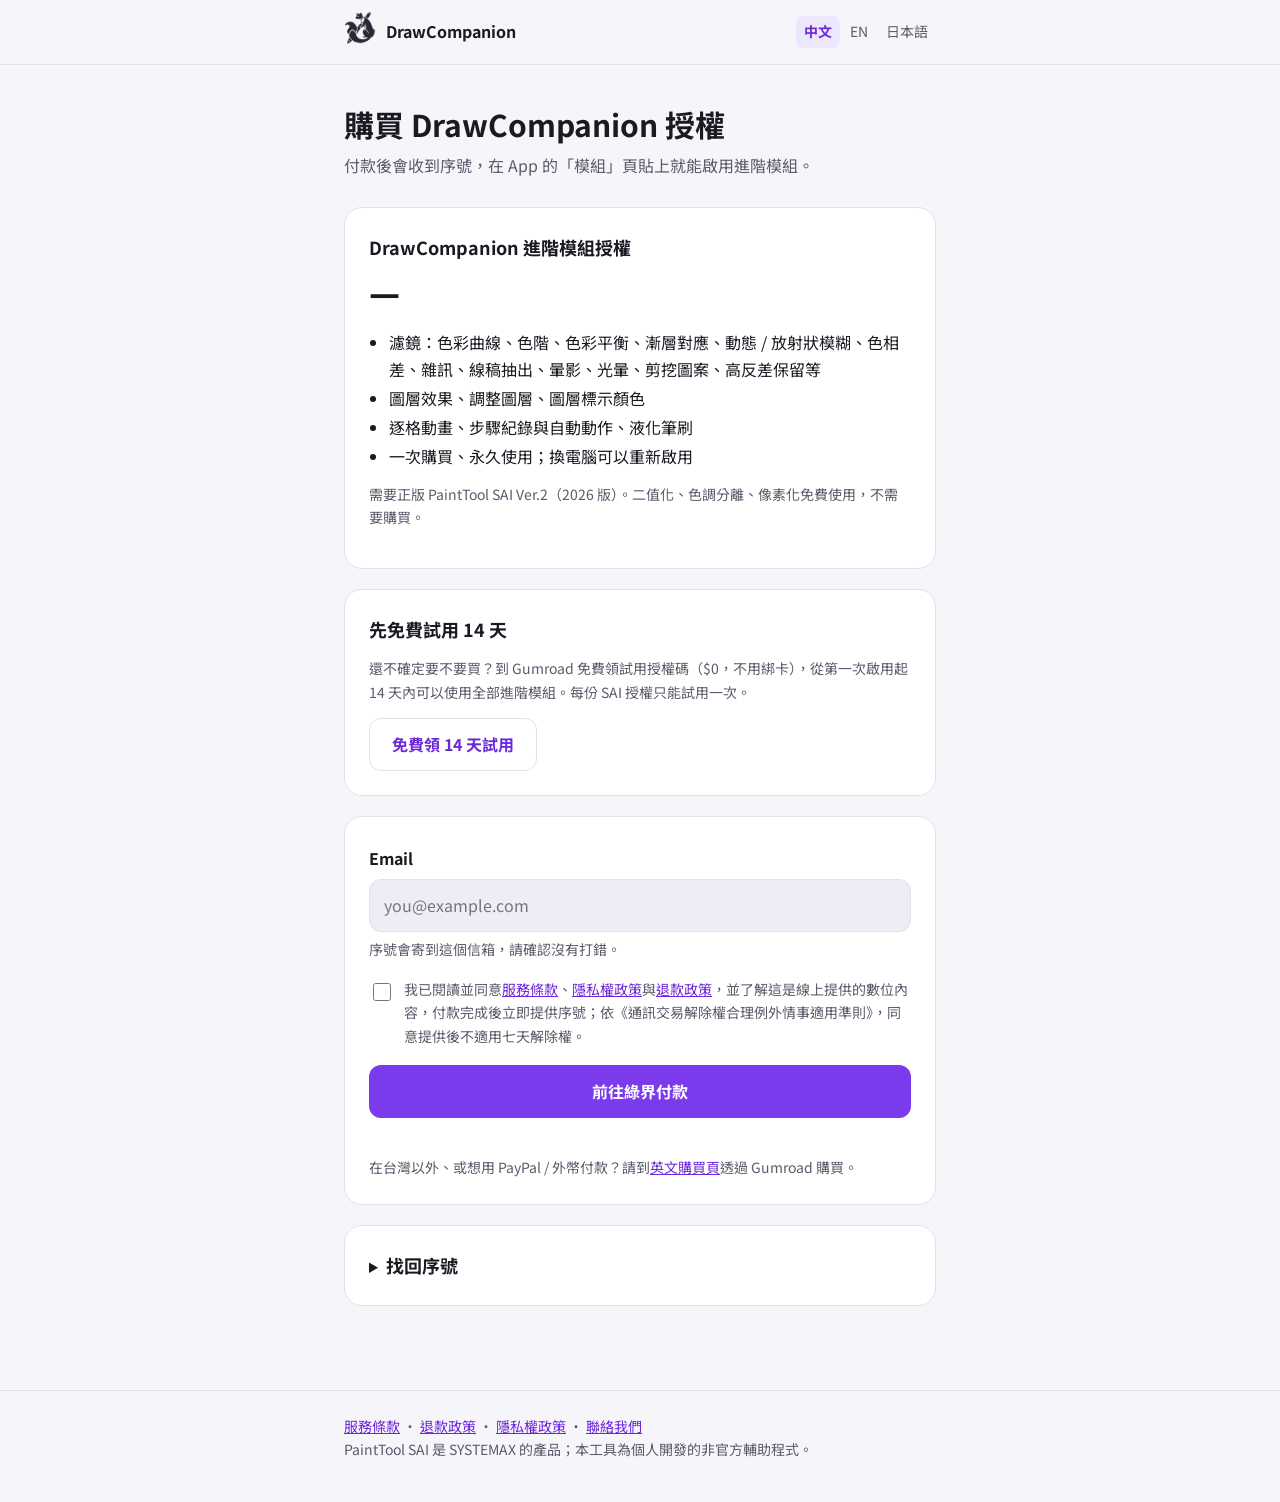
<file: docs/buy.html>
<!doctype html>
<html lang="zh-Hant">
<head>
<meta charset="utf-8">
<meta name="viewport" content="width=device-width, initial-scale=1">
<title>購買授權 · DrawCompanion</title>
<meta name="description" content="購買 DrawCompanion 進階模組授權：付款後取得序號，在 App 的「模組」頁輸入即可啟用。">
<link rel="alternate" hreflang="zh-Hant" href="https://straydog3301.github.io/SAI2_DrawCompanion/buy.html">
<link rel="alternate" hreflang="en" href="https://straydog3301.github.io/SAI2_DrawCompanion/en/buy.html">
<link rel="alternate" hreflang="ja" href="https://straydog3301.github.io/SAI2_DrawCompanion/ja/buy.html">
<link rel="alternate" hreflang="x-default" href="https://straydog3301.github.io/SAI2_DrawCompanion/en/buy.html">
<link rel="icon" href="img/icon.png" type="image/png">
<link rel="preconnect" href="https://fonts.googleapis.com">
<link rel="preconnect" href="https://fonts.gstatic.com" crossorigin>
<link href="https://fonts.googleapis.com/css2?family=Noto+Sans+TC:wght@400;500;700;900&display=swap" rel="stylesheet">
<style>
  :root {
    --bg: #0e0e12; --bg2: #15141b; --card: #1a1922; --line: #2a2933;
    --text: #f2f1f6; --muted: #a8a6b8; --accent: #8b5cf6; --accent-btn: #7c3aed; --accent-soft: #2a2140;
    --accent-text: #c4b5fd; --ok: #86efac; --warn: #fbbf6a; --bad: #fca5a5;
    --radius: 18px;
  }
  @media (prefers-color-scheme: light) {
    :root:not([data-theme="dark"]) {
      --bg: #f6f5fa; --bg2: #eeecf5; --card: #ffffff; --line: #e3e0ec;
      --text: #1b1a22; --muted: #5c5a6b; --accent-soft: #ede7fd; --accent-text: #6d28d9;
      --ok: #15803d; --warn: #b45309; --bad: #b91c1c;
    }
  }
  :root[data-theme="dark"] { color-scheme: dark; }
  * { box-sizing: border-box; }
  body {
    margin: 0; background: var(--bg); color: var(--text);
    font-family: "Noto Sans TC", "Microsoft JhengHei UI", "PingFang TC", system-ui, sans-serif;
    line-height: 1.7; -webkit-font-smoothing: antialiased;
  }
  a { color: var(--accent-text); }
  .wrap { max-width: 640px; margin: 0 auto; padding: 0 24px; }
  @media (max-width: 600px) { .wrap { padding: 0 16px; } }
  nav { border-bottom: 1px solid var(--line); }
  nav .wrap { display: flex; align-items: center; justify-content: space-between; gap: 12px; height: 64px; }
  .brand { display: flex; align-items: center; gap: 10px; font-weight: 700; color: var(--text); text-decoration: none; }
  .brand img { width: 32px; height: 32px; }
  .lang { display: flex; gap: 2px; font-size: 14px; }
  .lang a { color: var(--muted); padding: 4px 8px; border-radius: 8px; text-decoration: none; }
  .lang a:hover { color: var(--text); }
  .lang a[aria-current="page"] { background: var(--accent-soft); color: var(--accent-text); font-weight: 700; }
  main { padding: 40px 0 64px; }
  h1 { font-size: 30px; line-height: 1.3; margin: 0 0 8px; }
  .lead { color: var(--muted); margin: 0 0 28px; }
  .card { background: var(--card); border: 1px solid var(--line); border-radius: var(--radius); padding: 24px; margin-bottom: 20px; }
  .card h2 { font-size: 18px; margin: 0 0 12px; }
  .price-row { display: flex; align-items: baseline; justify-content: space-between; gap: 12px; flex-wrap: wrap; }
  .price { font-size: 34px; font-weight: 900; }
  .price small { font-size: 15px; font-weight: 500; color: var(--muted); }
  .badge { display: inline-block; padding: 2px 10px; border-radius: 999px; font-size: 13px; font-weight: 700;
           background: color-mix(in srgb, var(--warn) 18%, transparent); color: var(--warn); }
  ul { margin: 8px 0 0; padding-left: 20px; }
  li { margin: 2px 0; }
  .muted { color: var(--muted); font-size: 14px; }
  label.field { display: block; font-weight: 700; margin: 4px 0 6px; }
  input[type=email], input[type=text] { width: 100%; padding: 12px 14px; border-radius: 12px; border: 1px solid var(--line);
                      background: var(--bg2); color: var(--text); font: inherit; }
  input[type=email]:focus, input[type=text]:focus { outline: 2px solid var(--accent); outline-offset: 1px; }
  details.card summary { cursor: pointer; list-style-position: inside; }
  .msg.ok { color: var(--ok); }
  .agree { display: flex; gap: 10px; align-items: flex-start; margin: 16px 0; font-size: 14px; color: var(--muted); }
  .agree input { margin-top: 5px; width: 18px; height: 18px; flex: none; accent-color: var(--accent-btn); }
  .btn { display: inline-flex; align-items: center; justify-content: center; gap: 8px; padding: 12px 22px; border-radius: 12px;
         font: inherit; font-weight: 700; font-size: 16px; border: 1px solid transparent; cursor: pointer; text-decoration: none; }
  .btn.primary { background: var(--accent-btn); color: #fff; width: 100%; }
  .btn.primary:disabled { opacity: .55; cursor: default; }
  .btn.ghost { background: transparent; color: var(--accent-text); border-color: var(--line); }
  .msg { margin-top: 12px; font-size: 14px; min-height: 1em; }
  .msg.bad { color: var(--bad); }
  .serial { font-family: ui-monospace, "Cascadia Mono", Consolas, monospace; font-size: 24px; font-weight: 700; letter-spacing: .04em;
            background: var(--accent-soft); color: var(--accent-text); padding: 14px 16px; border-radius: 12px;
            word-break: break-all; margin: 8px 0 12px; }
  .row { display: flex; gap: 10px; flex-wrap: wrap; }
  .status-ok { color: var(--ok); font-weight: 700; }
  .status-wait { color: var(--warn); font-weight: 700; }
  .status-bad { color: var(--bad); font-weight: 700; }
  ol { margin: 8px 0 0; padding-left: 22px; }
  footer { border-top: 1px solid var(--line); padding: 24px 0 40px; color: var(--muted); font-size: 14px; }
  [hidden] { display: none !important; }
</style>
</head>
<body>
<nav><div class="wrap"><a class="brand" href="./"><picture><source srcset="img/logo-dark.png" media="(prefers-color-scheme: light)"><img src="img/logo-light.png" alt=""></picture>DrawCompanion</a><div class="lang"><a href="buy.html" hreflang="zh-Hant" aria-current="page">中文</a><a href="en/buy.html" hreflang="en">EN</a><a href="ja/buy.html" hreflang="ja">日本語</a></div></div></nav>
<main><div class="wrap">
  <h1>購買 DrawCompanion 授權</h1>
  <p class="lead">付款後會收到序號，在 App 的「模組」頁貼上就能啟用進階模組。</p>

  <section id="order-view" class="card" hidden>
    <h2>訂單結果</h2>
    <p id="order-status"></p>
    <div id="order-paid" hidden>
      <div class="serial" id="serial"></div>
      <div class="row">
        <button class="btn ghost" id="copy" type="button">複製序號</button>
      </div>
      <p class="muted" style="margin-top:12px">序號也會寄到你的信箱（幾分鐘內，沒收到請看垃圾郵件）。啟用方式：</p>
      <ol class="muted">
        <li>開啟一次 SAI2（需要已安裝 SAI 授權證書）。</li>
        <li>在 DrawCompanion 的「模組」頁貼上序號，按「啟用」。</li>
        <li>重新啟動 SAI2，所有進階模組就可以使用。</li>
      </ol>
      <p class="muted">換電腦或重灌時，用同一組序號重新啟用即可。一組序號綁定一份 SAI 授權。</p>
    </div>
    <div class="row" style="margin-top:12px">
      <button class="btn ghost" id="new-order" type="button">購買另一份授權</button>
    </div>
  </section>

  <section id="buy-view">
    <div class="card">
      <div class="price-row">
        <h2 id="item" style="margin:0">DrawCompanion 進階模組授權</h2>
        <span class="badge" id="env-badge" hidden>測試環境（不會實際扣款）</span>
      </div>
      <div class="price" id="price">—</div>
      <ul>
        <li>濾鏡：色彩曲線、色階、色彩平衡、漸層對應、動態 / 放射狀模糊、色相差、雜訊、線稿抽出、暈影、光暈、剪挖圖案、高反差保留等</li>
        <li>圖層效果、調整圖層、圖層標示顏色</li>
        <li>逐格動畫、步驟紀錄與自動動作、液化筆刷</li>
        <li>一次購買、永久使用；換電腦可以重新啟用</li>
      </ul>
      <p class="muted" style="margin-top:12px">需要正版 PaintTool SAI Ver.2（2026 版）。二值化、色調分離、像素化免費使用，不需要購買。</p>
    </div>

    <div class="card" id="gumroad-card">
      <a class="btn primary" id="gumroad-btn" href="https://drawmate.gumroad.com/l/drawcompanion" rel="noopener">到 Gumroad 購買</a>
      <p class="muted" style="margin:12px 0 0">價格與付款方式以 Gumroad 頁面為準（信用卡、PayPal 等）。付款由 Gumroad 處理，我們看不到你的付款資料。</p>
      <p class="muted" style="margin:12px 0 4px">付款後：</p>
      <ol class="muted">
        <li>Gumroad 會把<strong>授權碼（License key）</strong>寄到你的信箱，也會顯示在購買完成頁和你的 Gumroad 帳戶「Library」裡。</li>
        <li>開啟一次 SAI2（需要已安裝 SAI 授權證書）。</li>
        <li>在 DrawCompanion 的「模組」頁貼上授權碼，按「啟用」，再重新啟動 SAI2。</li>
      </ol>
      <p class="muted" style="margin:8px 0 0">一組授權碼綁定一份 SAI 授權；換電腦或重灌時用同一組重新啟用即可。購買即表示同意<a href="legal.html#terms">服務條款</a>、<a href="legal.html#privacy">隱私權政策</a>與<a href="legal.html#refund">退款政策</a>。</p>
    </div>

    <div class="card" id="trial-card">
      <h2>先免費試用 14 天</h2>
      <p class="muted" style="margin:0 0 14px">還不確定要不要買？到 Gumroad 免費領試用授權碼（$0，不用綁卡），從第一次啟用起 14 天內可以使用全部進階模組。每份 SAI 授權只能試用一次。</p>
      <a class="btn ghost" href="https://drawmate.gumroad.com/l/drawcompanion-14day" rel="noopener">免費領 14 天試用</a>
    </div>

    <form class="card" id="buy-form" novalidate hidden>
      <label class="field" for="email">Email</label>
      <input type="email" id="email" autocomplete="email" required placeholder="you@example.com" maxlength="254">
      <p class="muted" style="margin:6px 0 0">序號會寄到這個信箱，請確認沒有打錯。</p>
      <label class="agree">
        <input type="checkbox" id="agree">
        <span>我已閱讀並同意<a href="legal.html#terms" target="_blank">服務條款</a>、<a href="legal.html#privacy" target="_blank">隱私權政策</a>與<a href="legal.html#refund" target="_blank">退款政策</a>，並了解這是線上提供的數位內容，付款完成後立即提供序號；依《通訊交易解除權合理例外情事適用準則》，同意提供後不適用七天解除權。</span>
      </label>
      <button class="btn primary" id="pay" type="submit">前往綠界付款</button>
      <div class="msg" id="msg" role="status"></div>
      <p class="muted" style="margin:12px 0 0">在台灣以外、或想用 PayPal / 外幣付款？請到<a href="en/buy.html">英文購買頁</a>透過 Gumroad 購買。</p>
    </form>
  </section>

  <details class="card" id="gumroad-lost">
    <summary><h2 style="display:inline">找不到授權碼？</h2></summary>
    <p class="muted" style="margin-top:12px">搜尋信箱裡 Gumroad 寄來的購買收據（也請看垃圾郵件），授權碼就在信裡。或用購買時的 Email 登入 <a href="https://gumroad.com/library" rel="noopener">Gumroad Library</a>，打開這個商品就能看到。都找不到的話，寄信到 <a href="mailto:drawcompanion@gmail.com">drawcompanion@gmail.com</a>，附上購買時的 Email。</p>
  </details>

  <details class="card" id="lookup-card" hidden>
    <summary><h2 style="display:inline">找回序號</h2></summary>
    <form id="lookup-form" novalidate style="margin-top:12px">
      <p class="muted" style="margin-top:0">輸入購買時的 Email 和訂單編號（在綠界付款通知信或序號信裡，DC 開頭），序號信會重新寄到購買時的信箱。</p>
      <label class="field" for="lk-email">購買時的 Email</label>
      <input type="email" id="lk-email" autocomplete="email" maxlength="254">
      <label class="field" for="lk-trade" style="margin-top:12px">訂單編號</label>
      <input type="text" id="lk-trade" maxlength="20" autocomplete="off" spellcheck="false" placeholder="DC26…">
      <button class="btn ghost" id="lk-btn" type="submit" style="margin-top:16px">重寄序號信</button>
      <div class="msg" id="lk-msg" role="status"></div>
    </form>
  </details>
</div></main>

<footer><div class="wrap">
  <a href="legal.html#terms">服務條款</a> · <a href="legal.html#refund">退款政策</a> · <a href="legal.html#privacy">隱私權政策</a> · <a href="legal.html#contact">聯絡我們</a><br>
  PaintTool SAI 是 SYSTEMAX 的產品；本工具為個人開發的非官方輔助程式。
</div></footer>

<script>
(function () {
  "use strict";
  var API = "https://lmegfdmegznkiqerhght.supabase.co/functions/v1/shop";
  var KEY = "dc_order_token";
  var $ = function (id) { return document.getElementById(id); };

  // 收款方式："ecpay"（中文頁，綠界）或 "gumroad"（英日文頁固定用 Gumroad；綠界出問題時這裡可以暫時切回去）
  var MODE = "ecpay";
  if (MODE === "gumroad") {
    $("price").hidden = true;
    return;
  }
  $("gumroad-card").hidden = true;
  $("gumroad-lost").hidden = true;
  $("buy-form").hidden = false;
  $("lookup-card").hidden = false;

  function store(get, value) {
    try {
      if (get) return localStorage.getItem(KEY);
      if (value) localStorage.setItem(KEY, value); else localStorage.removeItem(KEY);
    } catch (e) { return null; }
  }

  function call(path, body) {
    return fetch(API + path, body === undefined ? {} : {
      method: "POST", headers: { "content-type": "application/json" }, body: JSON.stringify(body)
    }).then(function (r) { return r.json().catch(function () { return { ok: false, message: "伺服器回應格式不正確。" }; }); });
  }

  function showMsg(text) { var m = $("msg"); m.textContent = text || ""; m.className = "msg" + (text ? " bad" : ""); }

  call("/info").then(function (d) {
    if (!d || !d.ok) return;
    $("price").innerHTML = "NT$ " + Number(d.price).toLocaleString("zh-TW") + " <small>一次購買</small>";
    $("item").textContent = d.item;
    $("env-badge").hidden = d.env !== "stage";
  }).catch(function () {});

  $("buy-form").addEventListener("submit", function (ev) {
    ev.preventDefault();
    var email = $("email").value.trim();
    if (!/^[^\s@]+@[^\s@]+\.[^\s@]{2,}$/.test(email)) { showMsg("請輸入正確的 Email。"); return; }
    if (!$("agree").checked) { showMsg("請先勾選同意購買說明。"); return; }
    showMsg("");
    $("pay").disabled = true;
    $("pay").textContent = "建立訂單中…";
    call("/checkout", { email: email, agree: true, back_url: location.origin + location.pathname }).then(function (d) {
      if (!d || !d.ok) throw new Error((d && d.message) || "建立訂單失敗，請稍後再試。");
      store(false, d.token);
      var f = document.createElement("form");
      f.method = "POST";
      f.action = d.action;
      Object.keys(d.fields).forEach(function (k) {
        var i = document.createElement("input");
        i.type = "hidden"; i.name = k; i.value = d.fields[k];
        f.appendChild(i);
      });
      document.body.appendChild(f);
      f.submit();
    }).catch(function (e) {
      showMsg(e.message || "連不上伺服器，請稍後再試。");
      $("pay").disabled = false;
      $("pay").textContent = "前往綠界付款";
    });
  });

  var polls = 0;
  function checkOrder(token) {
    $("order-view").hidden = false;
    $("buy-view").hidden = true;
    call("/order", { token: token }).then(function (d) {
      var st = $("order-status");
      if (!d || !d.ok) { st.className = "status-bad"; st.textContent = (d && d.message) || "查不到訂單。"; return; }
      if (d.status === "paid") {
        st.className = "status-ok";
        st.textContent = "付款完成，以下是你的序號（訂單 " + d.trade_no + "）";
        $("serial").textContent = d.serial;
        $("order-paid").hidden = false;
      } else if (d.status === "failed") {
        st.className = "status-bad";
        st.textContent = "付款沒有完成：" + (d.message || "") + "（訂單 " + d.trade_no + "）";
      } else {
        st.className = "status-wait";
        st.textContent = polls < 60 ? "等待綠界付款結果…（訂單 " + d.trade_no + "）"
          : "還沒收到付款結果。如果已經付款，序號會寄到你的信箱；ATM / 超商付款要等完成繳費。";
        if (polls++ < 60) setTimeout(function () { checkOrder(token); }, 3000);
      }
    }).catch(function () {
      $("order-status").className = "status-bad";
      $("order-status").textContent = "連不上伺服器，請稍後重新整理這個頁面。";
    });
  }

  $("copy").addEventListener("click", function () {
    var t = $("serial").textContent;
    (navigator.clipboard ? navigator.clipboard.writeText(t) : Promise.reject()).then(function () {
      $("copy").textContent = "已複製";
    }).catch(function () { $("copy").textContent = "請手動選取複製"; });
  });

  $("new-order").addEventListener("click", function () {
    store(false, null);
    location.reload();
  });

  $("lookup-form").addEventListener("submit", function (ev) {
    ev.preventDefault();
    var m = $("lk-msg"), email = $("lk-email").value.trim(), trade = $("lk-trade").value.trim().toUpperCase();
    if (!/^[^\s@]+@[^\s@]+\.[^\s@]{2,}$/.test(email) || !/^[A-Z0-9]{1,20}$/.test(trade)) {
      m.className = "msg bad"; m.textContent = "請輸入購買時的 Email 和訂單編號。"; return;
    }
    $("lk-btn").disabled = true;
    call("/lookup", { email: email, trade_no: trade }).then(function (d) {
      m.className = "msg " + (d && d.ok ? "ok" : "bad");
      m.textContent = (d && d.message) || "伺服器暫時無法處理，請稍後再試。";
    }).catch(function () {
      m.className = "msg bad"; m.textContent = "連不上伺服器，請稍後再試。";
    }).then(function () { $("lk-btn").disabled = false; });
  });

  var token = store(true);
  if (token) checkOrder(token);
})();
</script>
</body>
</html>
</file>
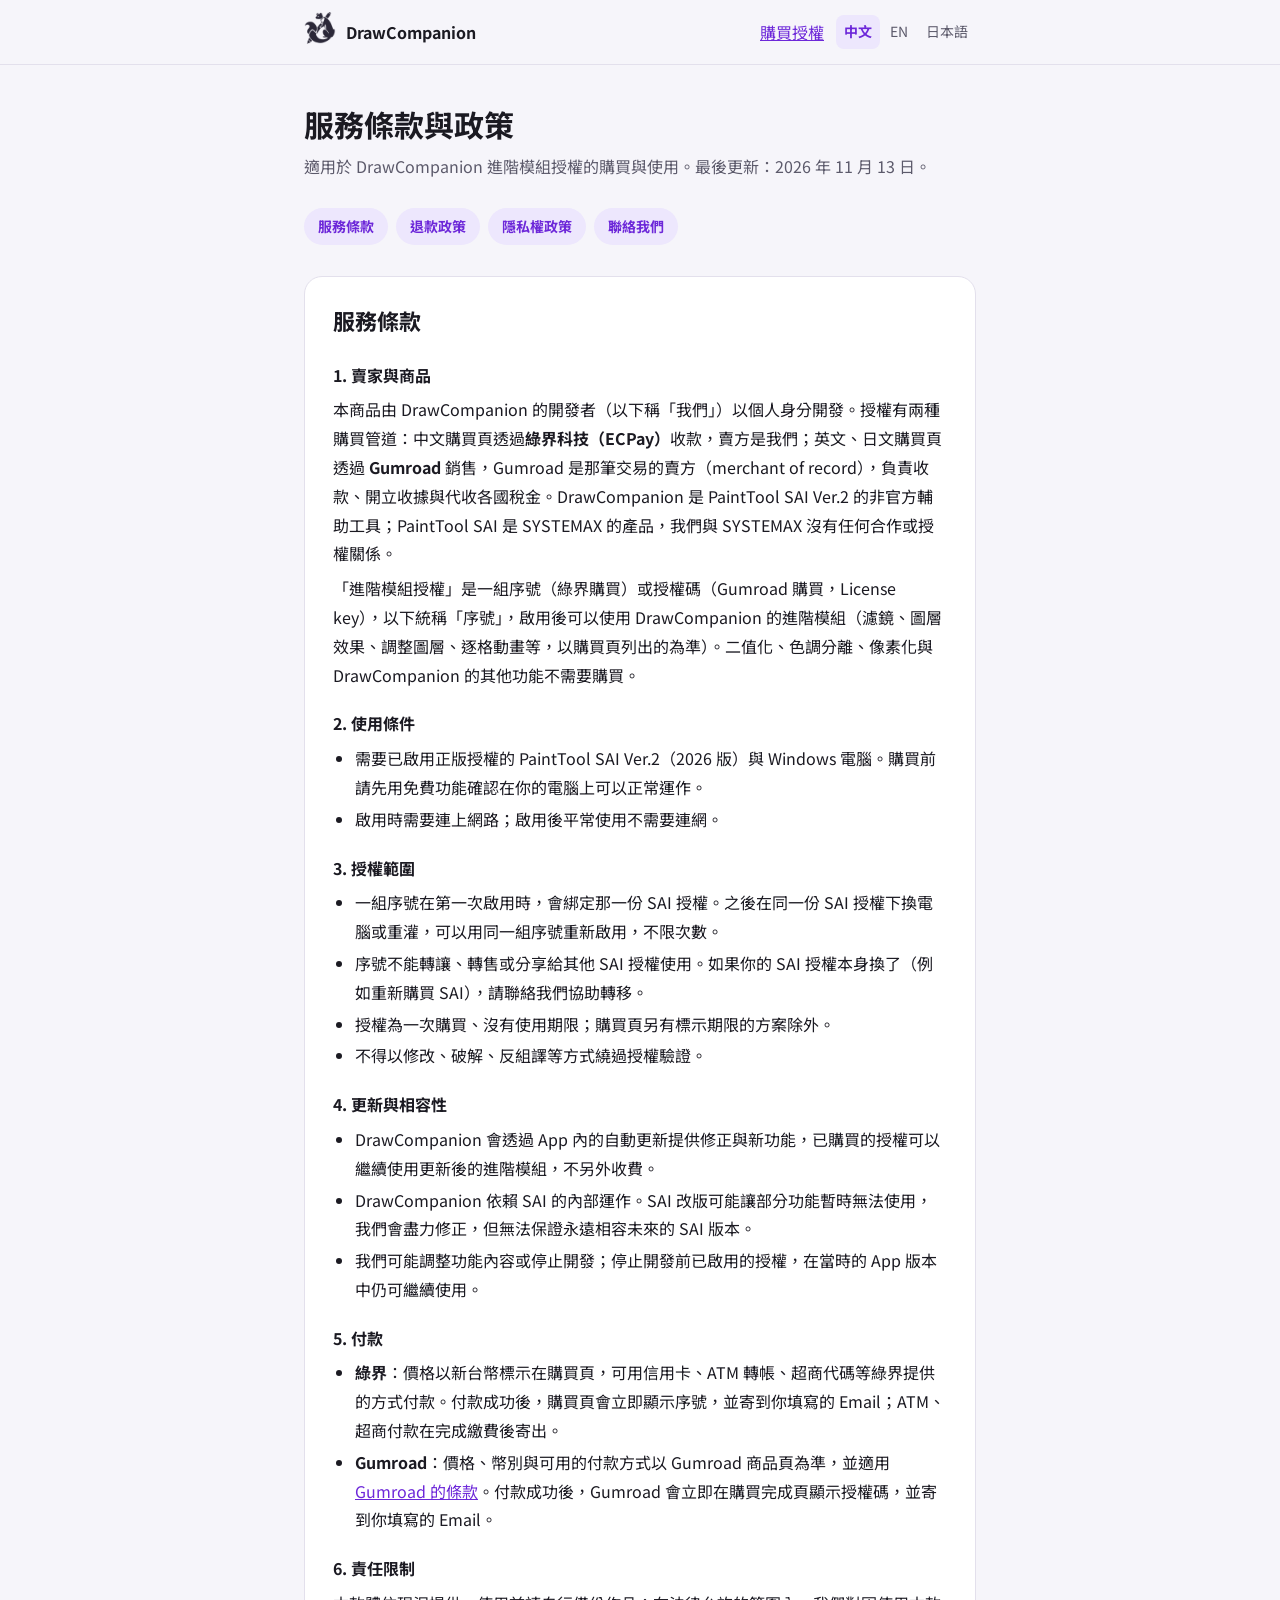
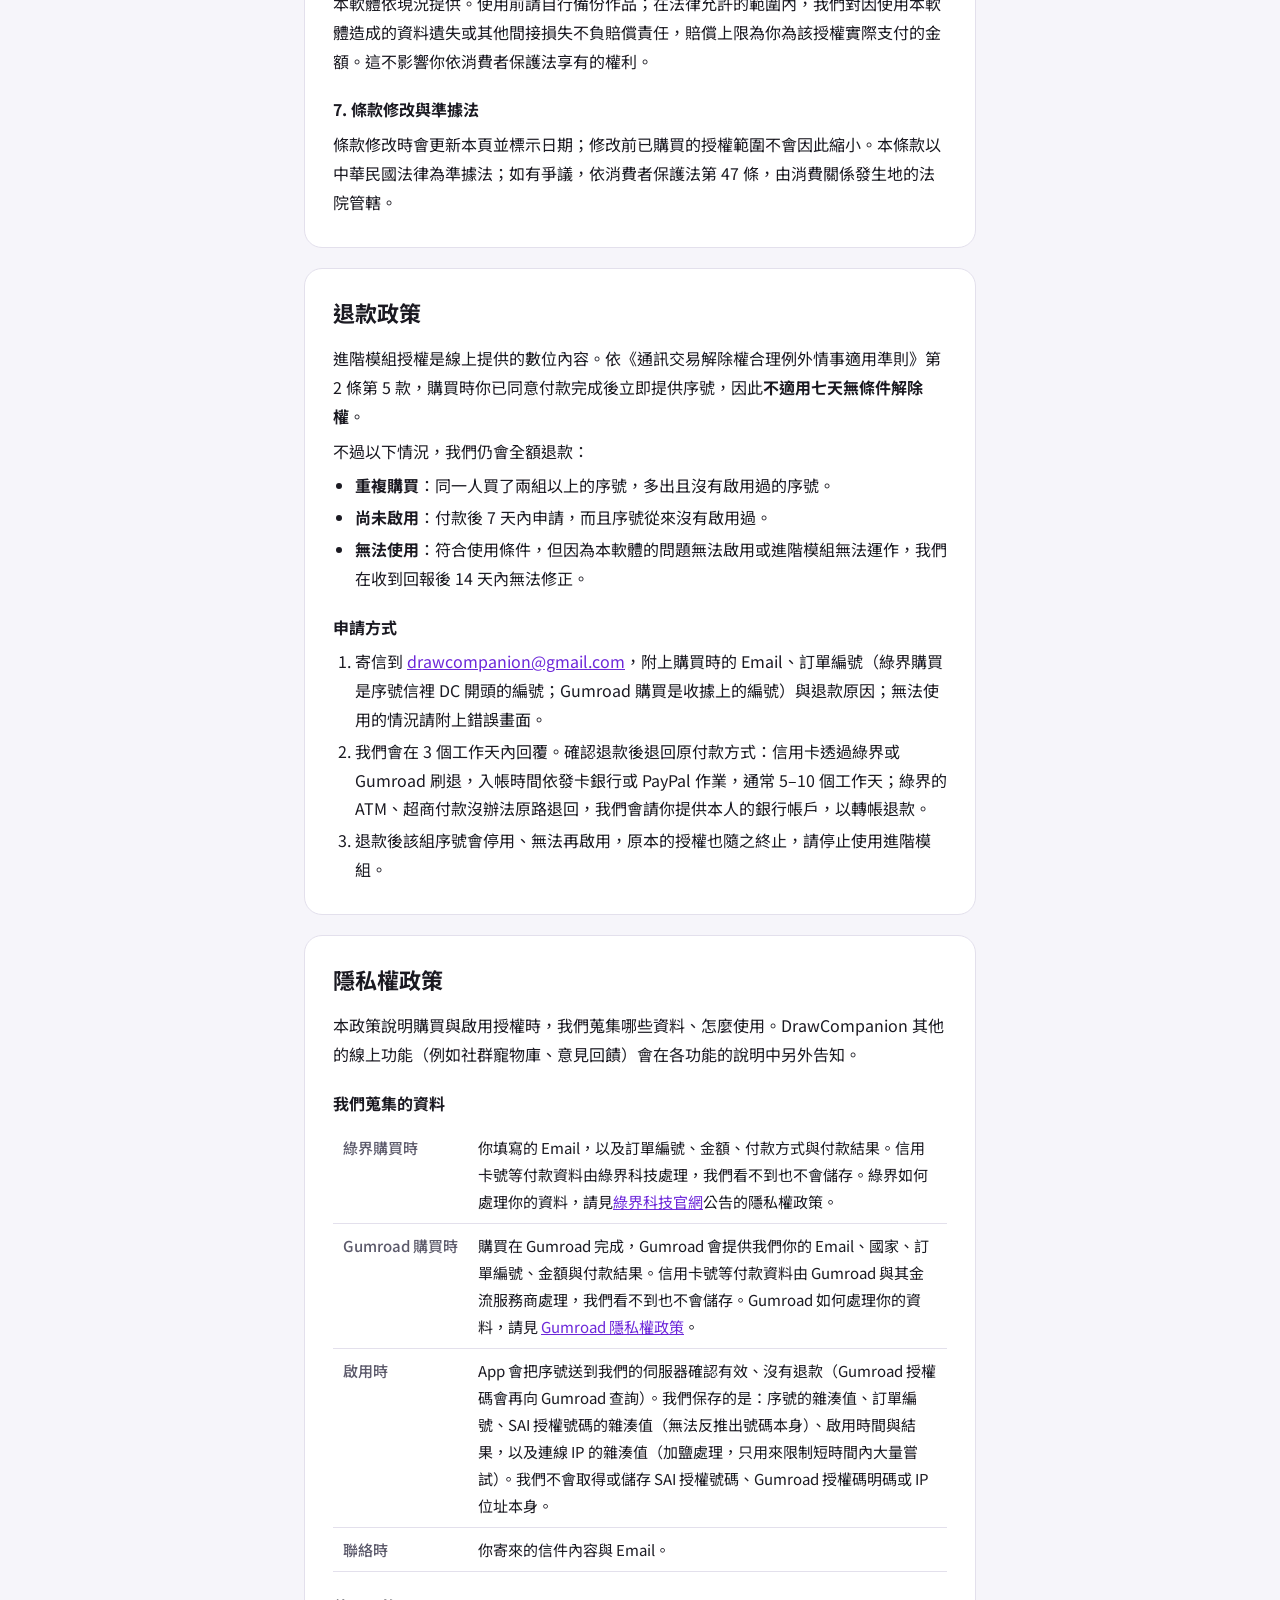
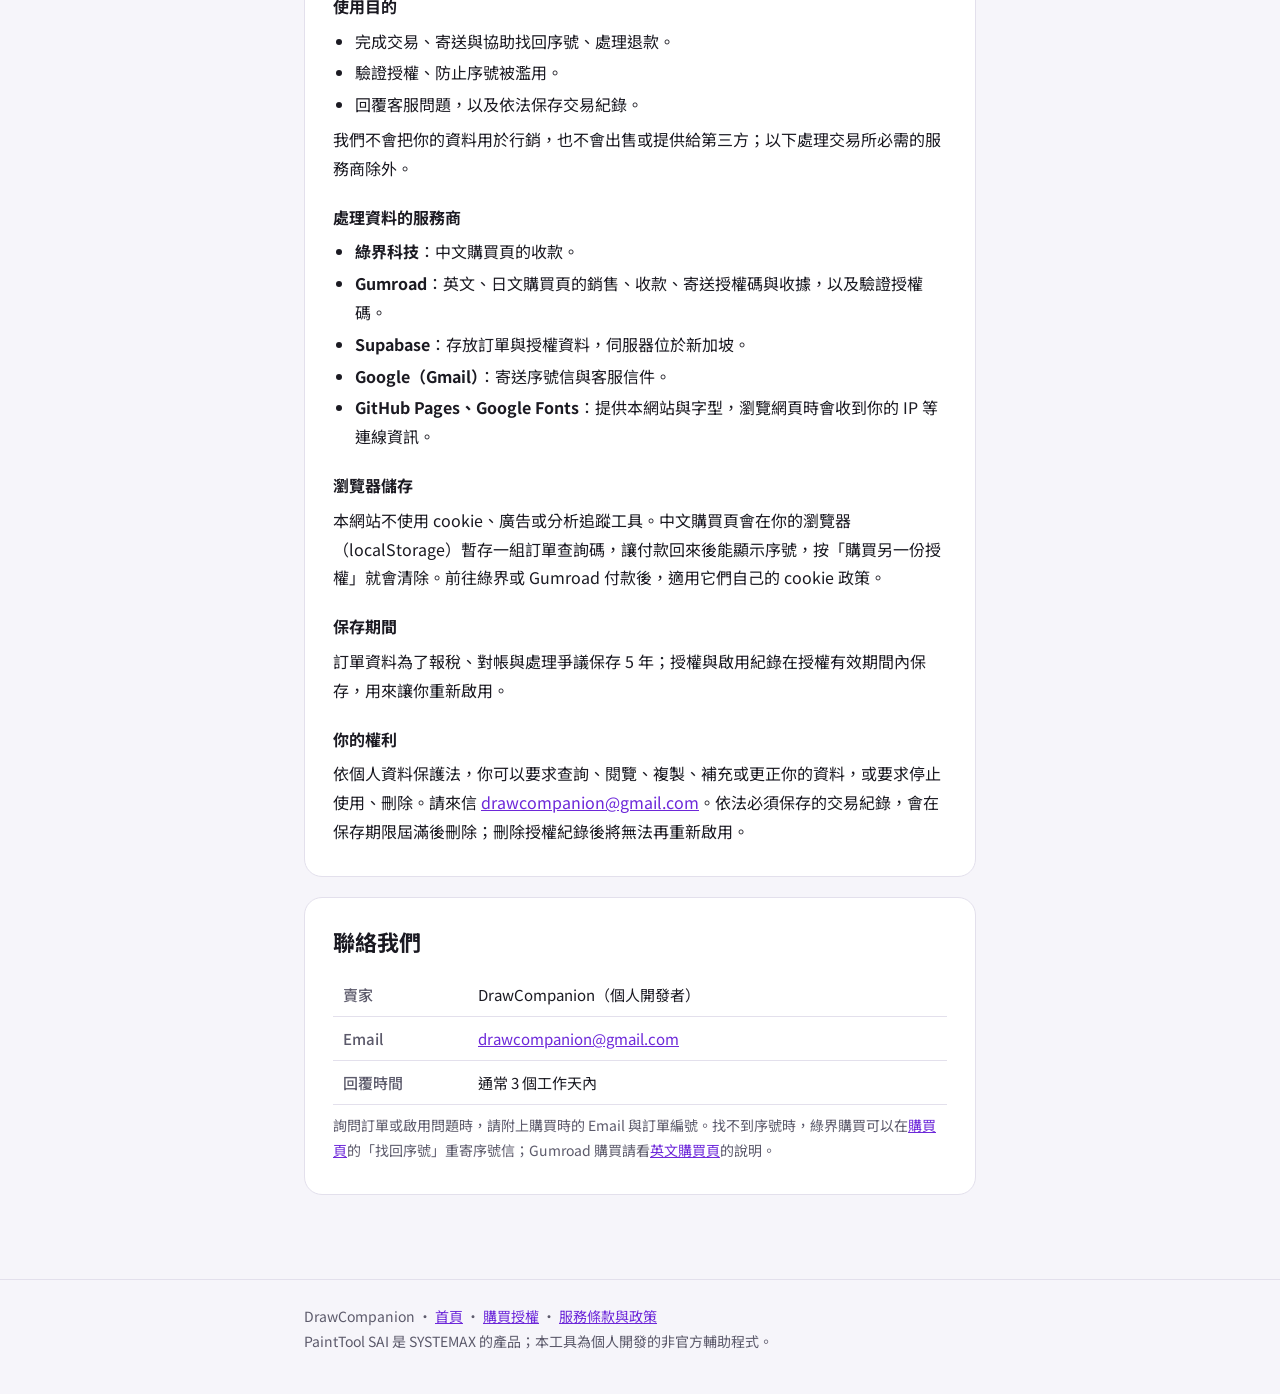
<file: docs/legal.html>
<!doctype html>
<html lang="zh-Hant">
<head>
<meta charset="utf-8">
<meta name="viewport" content="width=device-width, initial-scale=1">
<title>服務條款與政策 · DrawCompanion</title>
<meta name="description" content="DrawCompanion 進階模組授權的服務條款、隱私權政策、退款政策與聯絡方式。">
<link rel="alternate" hreflang="zh-Hant" href="https://straydog3301.github.io/SAI2_DrawCompanion/legal.html">
<link rel="alternate" hreflang="en" href="https://straydog3301.github.io/SAI2_DrawCompanion/en/legal.html">
<link rel="alternate" hreflang="ja" href="https://straydog3301.github.io/SAI2_DrawCompanion/ja/legal.html">
<link rel="alternate" hreflang="x-default" href="https://straydog3301.github.io/SAI2_DrawCompanion/en/legal.html">
<link rel="icon" href="img/icon.png" type="image/png">
<link rel="preconnect" href="https://fonts.googleapis.com">
<link rel="preconnect" href="https://fonts.gstatic.com" crossorigin>
<link href="https://fonts.googleapis.com/css2?family=Noto+Sans+TC:wght@400;500;700;900&display=swap" rel="stylesheet">
<style>
  :root {
    --bg: #0e0e12; --bg2: #15141b; --card: #1a1922; --line: #2a2933;
    --text: #f2f1f6; --muted: #a8a6b8; --accent-soft: #2a2140; --accent-text: #c4b5fd;
    --radius: 18px;
  }
  @media (prefers-color-scheme: light) {
    :root:not([data-theme="dark"]) {
      --bg: #f6f5fa; --bg2: #eeecf5; --card: #ffffff; --line: #e3e0ec;
      --text: #1b1a22; --muted: #5c5a6b; --accent-soft: #ede7fd; --accent-text: #6d28d9;
    }
  }
  :root[data-theme="dark"] { color-scheme: dark; }
  * { box-sizing: border-box; }
  html { scroll-padding-top: 16px; }
  body {
    margin: 0; background: var(--bg); color: var(--text);
    font-family: "Noto Sans TC", "Microsoft JhengHei UI", "PingFang TC", system-ui, sans-serif;
    line-height: 1.8; -webkit-font-smoothing: antialiased;
  }
  a { color: var(--accent-text); }
  .wrap { max-width: 720px; margin: 0 auto; padding: 0 24px; }
  @media (max-width: 600px) { .wrap { padding: 0 16px; } }
  nav { border-bottom: 1px solid var(--line); }
  nav .wrap { display: flex; align-items: center; justify-content: space-between; height: 64px; }
  .brand { display: flex; align-items: center; gap: 10px; font-weight: 700; color: var(--text); text-decoration: none; }
  .brand img { width: 32px; height: 32px; }
  .lang { display: flex; gap: 2px; font-size: 14px; }
  .lang a { color: var(--muted); padding: 4px 8px; border-radius: 8px; text-decoration: none; }
  .lang a:hover { color: var(--text); }
  .lang a[aria-current="page"] { background: var(--accent-soft); color: var(--accent-text); font-weight: 700; }
  main { padding: 40px 0 64px; }
  h1 { font-size: 30px; line-height: 1.3; margin: 0 0 8px; }
  .lead { color: var(--muted); margin: 0 0 24px; }
  .toc { display: flex; flex-wrap: wrap; gap: 8px; margin: 0 0 28px; padding: 0; list-style: none; }
  .toc a { display: inline-block; padding: 6px 14px; border-radius: 999px; background: var(--accent-soft);
           text-decoration: none; font-weight: 700; font-size: 14px; }
  section.card { background: var(--card); border: 1px solid var(--line); border-radius: var(--radius); padding: 24px 28px; margin-bottom: 20px; }
  @media (max-width: 600px) { section.card { padding: 20px; } }
  h2 { font-size: 22px; margin: 0 0 12px; }
  h3 { font-size: 16px; margin: 20px 0 4px; }
  p { margin: 6px 0; }
  ol, ul { margin: 6px 0; padding-left: 22px; }
  li { margin: 3px 0; }
  .muted { color: var(--muted); font-size: 14px; }
  table { width: 100%; border-collapse: collapse; font-size: 15px; margin: 8px 0; }
  th, td { text-align: left; vertical-align: top; padding: 8px 10px; border-bottom: 1px solid var(--line); }
  th { color: var(--muted); font-weight: 500; white-space: nowrap; width: 9em; }
  @media (max-width: 600px) { th { white-space: normal; width: 6.5em; } }
  td { overflow-wrap: anywhere; }
  footer { border-top: 1px solid var(--line); padding: 24px 0 40px; color: var(--muted); font-size: 14px; }
</style>
</head>
<body>
<nav><div class="wrap">
  <a class="brand" href="./"><picture><source srcset="img/logo-dark.png" media="(prefers-color-scheme: light)"><img src="img/logo-light.png" alt=""></picture>DrawCompanion</a>
  <span style="display:flex;align-items:center;gap:12px"><a href="buy.html">購買授權</a><div class="lang"><a href="legal.html" hreflang="zh-Hant" aria-current="page">中文</a><a href="en/legal.html" hreflang="en">EN</a><a href="ja/legal.html" hreflang="ja">日本語</a></div></span>
</div></nav>
<main><div class="wrap">
  <h1>服務條款與政策</h1>
  <p class="lead">適用於 DrawCompanion 進階模組授權的購買與使用。最後更新：2026 年 11 月 13 日。</p>
  <ul class="toc">
    <li><a href="#terms">服務條款</a></li>
    <li><a href="#refund">退款政策</a></li>
    <li><a href="#privacy">隱私權政策</a></li>
    <li><a href="#contact">聯絡我們</a></li>
  </ul>

  <section class="card" id="terms">
    <h2>服務條款</h2>

    <h3>1. 賣家與商品</h3>
    <p>本商品由 DrawCompanion 的開發者（以下稱「我們」）以個人身分開發。授權有兩種購買管道：中文購買頁透過<strong>綠界科技（ECPay）</strong>收款，賣方是我們；英文、日文購買頁透過 <strong>Gumroad</strong> 銷售，Gumroad 是那筆交易的賣方（merchant of record），負責收款、開立收據與代收各國稅金。DrawCompanion 是 PaintTool SAI Ver.2 的非官方輔助工具；PaintTool SAI 是 SYSTEMAX 的產品，我們與 SYSTEMAX 沒有任何合作或授權關係。</p>
    <p>「進階模組授權」是一組序號（綠界購買）或授權碼（Gumroad 購買，License key），以下統稱「序號」，啟用後可以使用 DrawCompanion 的進階模組（濾鏡、圖層效果、調整圖層、逐格動畫等，以購買頁列出的為準）。二值化、色調分離、像素化與 DrawCompanion 的其他功能不需要購買。</p>

    <h3>2. 使用條件</h3>
    <ul>
      <li>需要已啟用正版授權的 PaintTool SAI Ver.2（2026 版）與 Windows 電腦。購買前請先用免費功能確認在你的電腦上可以正常運作。</li>
      <li>啟用時需要連上網路；啟用後平常使用不需要連網。</li>
    </ul>

    <h3>3. 授權範圍</h3>
    <ul>
      <li>一組序號在第一次啟用時，會綁定那一份 SAI 授權。之後在同一份 SAI 授權下換電腦或重灌，可以用同一組序號重新啟用，不限次數。</li>
      <li>序號不能轉讓、轉售或分享給其他 SAI 授權使用。如果你的 SAI 授權本身換了（例如重新購買 SAI），請聯絡我們協助轉移。</li>
      <li>授權為一次購買、沒有使用期限；購買頁另有標示期限的方案除外。</li>
      <li>不得以修改、破解、反組譯等方式繞過授權驗證。</li>
    </ul>

    <h3>4. 更新與相容性</h3>
    <ul>
      <li>DrawCompanion 會透過 App 內的自動更新提供修正與新功能，已購買的授權可以繼續使用更新後的進階模組，不另外收費。</li>
      <li>DrawCompanion 依賴 SAI 的內部運作。SAI 改版可能讓部分功能暫時無法使用，我們會盡力修正，但無法保證永遠相容未來的 SAI 版本。</li>
      <li>我們可能調整功能內容或停止開發；停止開發前已啟用的授權，在當時的 App 版本中仍可繼續使用。</li>
    </ul>

    <h3>5. 付款</h3>
    <ul>
      <li><strong>綠界</strong>：價格以新台幣標示在購買頁，可用信用卡、ATM 轉帳、超商代碼等綠界提供的方式付款。付款成功後，購買頁會立即顯示序號，並寄到你填寫的 Email；ATM、超商付款在完成繳費後寄出。</li>
      <li><strong>Gumroad</strong>：價格、幣別與可用的付款方式以 Gumroad 商品頁為準，並適用 <a href="https://gumroad.com/terms" rel="noopener">Gumroad 的條款</a>。付款成功後，Gumroad 會立即在購買完成頁顯示授權碼，並寄到你填寫的 Email。</li>
    </ul>

    <h3>6. 責任限制</h3>
    <p>本軟體依現況提供。使用前請自行備份作品；在法律允許的範圍內，我們對因使用本軟體造成的資料遺失或其他間接損失不負賠償責任，賠償上限為你為該授權實際支付的金額。這不影響你依消費者保護法享有的權利。</p>

    <h3>7. 條款修改與準據法</h3>
    <p>條款修改時會更新本頁並標示日期；修改前已購買的授權範圍不會因此縮小。本條款以中華民國法律為準據法；如有爭議，依消費者保護法第 47 條，由消費關係發生地的法院管轄。</p>
  </section>

  <section class="card" id="refund">
    <h2>退款政策</h2>
    <p>進階模組授權是線上提供的數位內容。依《通訊交易解除權合理例外情事適用準則》第 2 條第 5 款，購買時你已同意付款完成後立即提供序號，因此<strong>不適用七天無條件解除權</strong>。</p>
    <p>不過以下情況，我們仍會全額退款：</p>
    <ul>
      <li><strong>重複購買</strong>：同一人買了兩組以上的序號，多出且沒有啟用過的序號。</li>
      <li><strong>尚未啟用</strong>：付款後 7 天內申請，而且序號從來沒有啟用過。</li>
      <li><strong>無法使用</strong>：符合使用條件，但因為本軟體的問題無法啟用或進階模組無法運作，我們在收到回報後 14 天內無法修正。</li>
    </ul>
    <h3>申請方式</h3>
    <ol>
      <li>寄信到 <a href="mailto:drawcompanion@gmail.com">drawcompanion@gmail.com</a>，附上購買時的 Email、訂單編號（綠界購買是序號信裡 DC 開頭的編號；Gumroad 購買是收據上的編號）與退款原因；無法使用的情況請附上錯誤畫面。</li>
      <li>我們會在 3 個工作天內回覆。確認退款後退回原付款方式：信用卡透過綠界或 Gumroad 刷退，入帳時間依發卡銀行或 PayPal 作業，通常 5–10 個工作天；綠界的 ATM、超商付款沒辦法原路退回，我們會請你提供本人的銀行帳戶，以轉帳退款。</li>
      <li>退款後該組序號會停用、無法再啟用，原本的授權也隨之終止，請停止使用進階模組。</li>
    </ol>
  </section>

  <section class="card" id="privacy">
    <h2>隱私權政策</h2>
    <p>本政策說明購買與啟用授權時，我們蒐集哪些資料、怎麼使用。DrawCompanion 其他的線上功能（例如社群寵物庫、意見回饋）會在各功能的說明中另外告知。</p>

    <h3>我們蒐集的資料</h3>
    <table>
      <tr><th>綠界購買時</th><td>你填寫的 Email，以及訂單編號、金額、付款方式與付款結果。信用卡號等付款資料由綠界科技處理，我們看不到也不會儲存。綠界如何處理你的資料，請見<a href="https://www.ecpay.com.tw/" rel="noopener">綠界科技官網</a>公告的隱私權政策。</td></tr>
      <tr><th>Gumroad 購買時</th><td>購買在 Gumroad 完成，Gumroad 會提供我們你的 Email、國家、訂單編號、金額與付款結果。信用卡號等付款資料由 Gumroad 與其金流服務商處理，我們看不到也不會儲存。Gumroad 如何處理你的資料，請見 <a href="https://gumroad.com/privacy" rel="noopener">Gumroad 隱私權政策</a>。</td></tr>
      <tr><th>啟用時</th><td>App 會把序號送到我們的伺服器確認有效、沒有退款（Gumroad 授權碼會再向 Gumroad 查詢）。我們保存的是：序號的雜湊值、訂單編號、SAI 授權號碼的雜湊值（無法反推出號碼本身）、啟用時間與結果，以及連線 IP 的雜湊值（加鹽處理，只用來限制短時間內大量嘗試）。我們不會取得或儲存 SAI 授權號碼、Gumroad 授權碼明碼或 IP 位址本身。</td></tr>
      <tr><th>聯絡時</th><td>你寄來的信件內容與 Email。</td></tr>
    </table>

    <h3>使用目的</h3>
    <ul>
      <li>完成交易、寄送與協助找回序號、處理退款。</li>
      <li>驗證授權、防止序號被濫用。</li>
      <li>回覆客服問題，以及依法保存交易紀錄。</li>
    </ul>
    <p>我們不會把你的資料用於行銷，也不會出售或提供給第三方；以下處理交易所必需的服務商除外。</p>

    <h3>處理資料的服務商</h3>
    <ul>
      <li><strong>綠界科技</strong>：中文購買頁的收款。</li>
      <li><strong>Gumroad</strong>：英文、日文購買頁的銷售、收款、寄送授權碼與收據，以及驗證授權碼。</li>
      <li><strong>Supabase</strong>：存放訂單與授權資料，伺服器位於新加坡。</li>
      <li><strong>Google（Gmail）</strong>：寄送序號信與客服信件。</li>
      <li><strong>GitHub Pages、Google Fonts</strong>：提供本網站與字型，瀏覽網頁時會收到你的 IP 等連線資訊。</li>
    </ul>

    <h3>瀏覽器儲存</h3>
    <p>本網站不使用 cookie、廣告或分析追蹤工具。中文購買頁會在你的瀏覽器（localStorage）暫存一組訂單查詢碼，讓付款回來後能顯示序號，按「購買另一份授權」就會清除。前往綠界或 Gumroad 付款後，適用它們自己的 cookie 政策。</p>

    <h3>保存期間</h3>
    <p>訂單資料為了報稅、對帳與處理爭議保存 5 年；授權與啟用紀錄在授權有效期間內保存，用來讓你重新啟用。</p>

    <h3>你的權利</h3>
    <p>依個人資料保護法，你可以要求查詢、閱覽、複製、補充或更正你的資料，或要求停止使用、刪除。請來信 <a href="mailto:drawcompanion@gmail.com">drawcompanion@gmail.com</a>。依法必須保存的交易紀錄，會在保存期限屆滿後刪除；刪除授權紀錄後將無法再重新啟用。</p>
  </section>

  <section class="card" id="contact">
    <h2>聯絡我們</h2>
    <table>
      <tr><th>賣家</th><td>DrawCompanion（個人開發者）</td></tr>
      <tr><th>Email</th><td><a href="mailto:drawcompanion@gmail.com">drawcompanion@gmail.com</a></td></tr>
      <tr><th>回覆時間</th><td>通常 3 個工作天內</td></tr>
    </table>
    <p class="muted">詢問訂單或啟用問題時，請附上購買時的 Email 與訂單編號。找不到序號時，綠界購買可以在<a href="buy.html">購買頁</a>的「找回序號」重寄序號信；Gumroad 購買請看<a href="en/buy.html">英文購買頁</a>的說明。</p>
  </section>
</div></main>

<footer><div class="wrap">
  DrawCompanion · <a href="./">首頁</a> · <a href="buy.html">購買授權</a> · <a href="legal.html">服務條款與政策</a><br>
  PaintTool SAI 是 SYSTEMAX 的產品；本工具為個人開發的非官方輔助程式。
</div></footer>
</body>
</html>
</file>
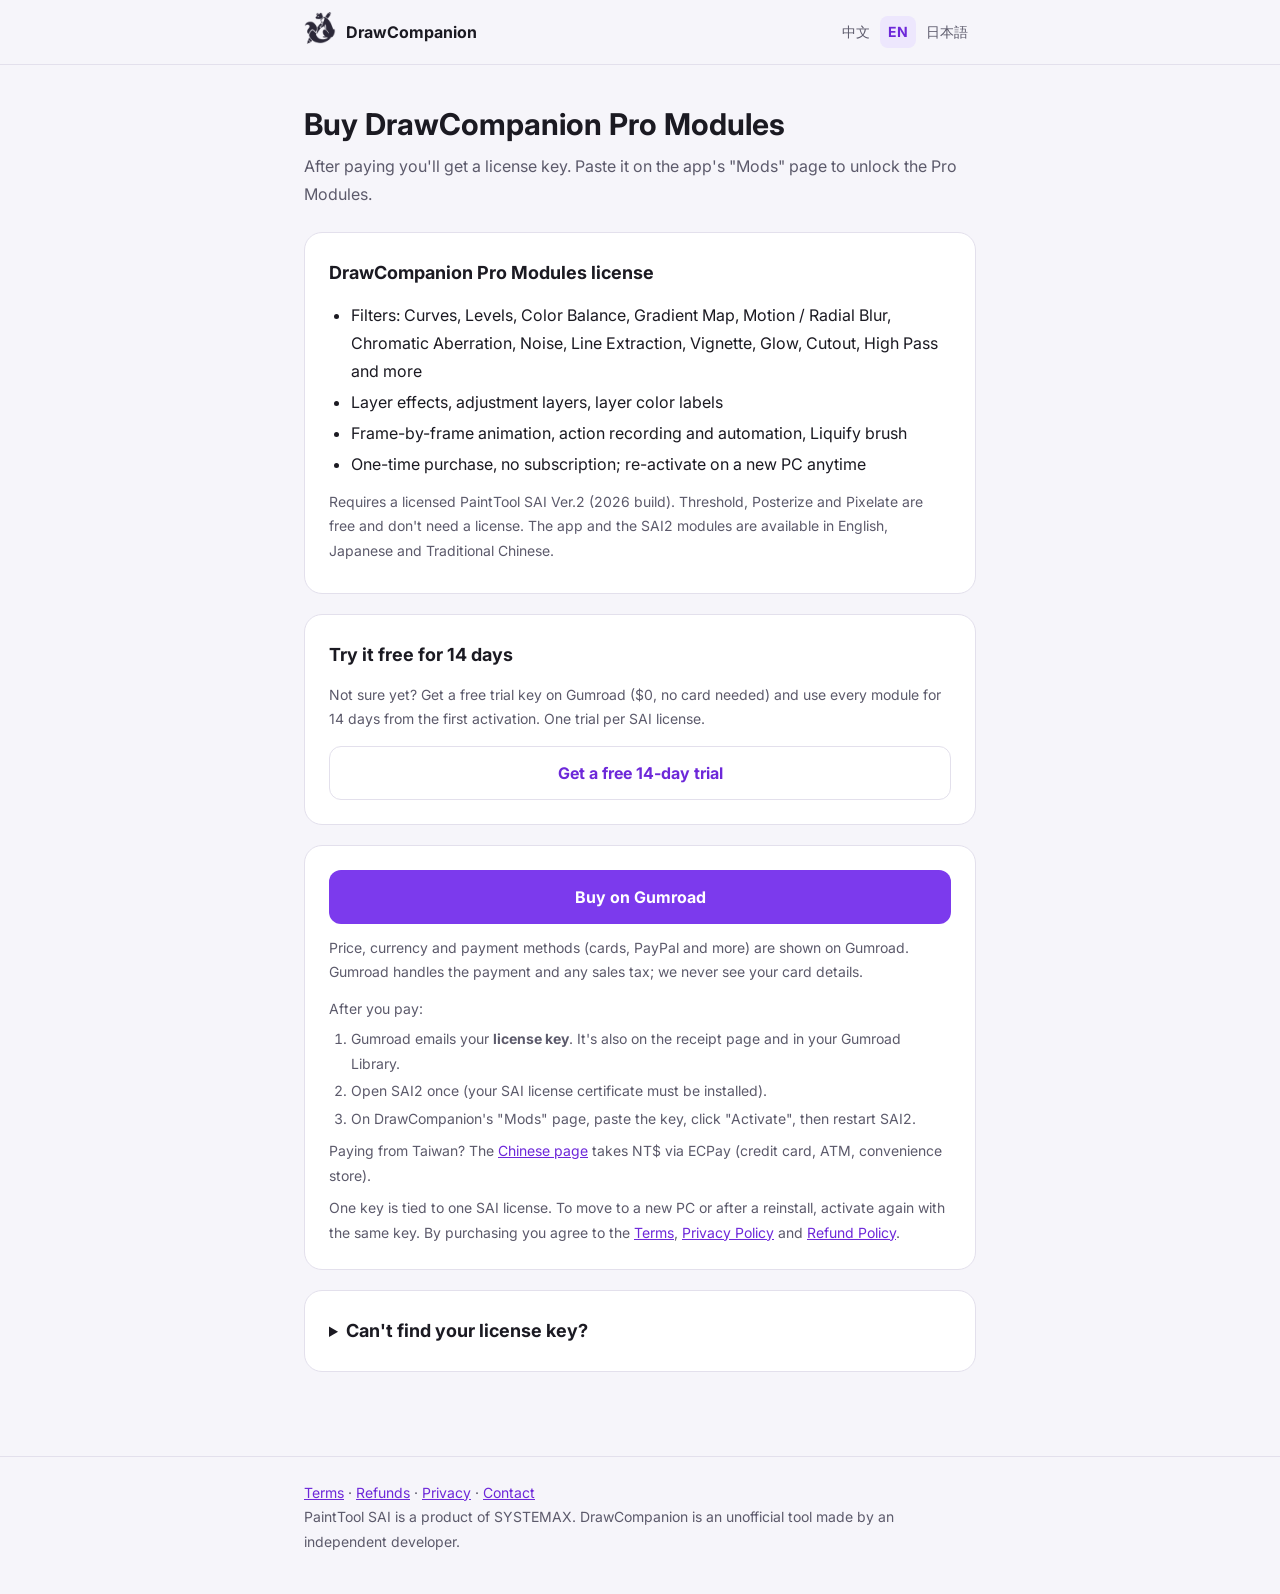
<file: docs/en/buy.html>
<!doctype html>
<html lang="en">
<head>
<meta charset="utf-8">
<meta name="viewport" content="width=device-width, initial-scale=1">
<title>Buy a license · DrawCompanion</title>
<meta name="description" content="Buy the DrawCompanion Pro Modules license: pay on Gumroad, get a license key by email, and paste it into the app's Mods page.">
<link rel="alternate" hreflang="zh-Hant" href="https://straydog3301.github.io/SAI2_DrawCompanion/buy.html">
<link rel="alternate" hreflang="en" href="https://straydog3301.github.io/SAI2_DrawCompanion/en/buy.html">
<link rel="alternate" hreflang="ja" href="https://straydog3301.github.io/SAI2_DrawCompanion/ja/buy.html">
<link rel="alternate" hreflang="x-default" href="https://straydog3301.github.io/SAI2_DrawCompanion/en/buy.html">
<link rel="icon" href="../img/icon.png" type="image/png">
<link rel="preconnect" href="https://fonts.googleapis.com">
<link rel="preconnect" href="https://fonts.gstatic.com" crossorigin>
<link href="https://fonts.googleapis.com/css2?family=Inter:wght@400;500;700;900&display=swap" rel="stylesheet">
<link rel="stylesheet" href="../page.css">
</head>
<body>
<nav><div class="wrap">
  <a class="brand" href="./"><picture><source srcset="../img/logo-dark.png" media="(prefers-color-scheme: light)"><img src="../img/logo-light.png" alt=""></picture>DrawCompanion</a>
  <div class="lang"><a href="../buy.html" hreflang="zh-Hant">中文</a><a href="buy.html" hreflang="en" aria-current="page">EN</a><a href="../ja/buy.html" hreflang="ja">日本語</a></div>
</div></nav>
<main><div class="wrap">
  <h1>Buy DrawCompanion Pro Modules</h1>
  <p class="lead">After paying you'll get a license key. Paste it on the app's "Mods" page to unlock the Pro Modules.</p>

  <div class="card">
    <h2>DrawCompanion Pro Modules license</h2>
    <ul>
      <li>Filters: Curves, Levels, Color Balance, Gradient Map, Motion / Radial Blur, Chromatic Aberration, Noise, Line Extraction, Vignette, Glow, Cutout, High Pass and more</li>
      <li>Layer effects, adjustment layers, layer color labels</li>
      <li>Frame-by-frame animation, action recording and automation, Liquify brush</li>
      <li>One-time purchase, no subscription; re-activate on a new PC anytime</li>
    </ul>
    <p class="muted" style="margin-top:12px">Requires a licensed PaintTool SAI Ver.2 (2026 build). Threshold, Posterize and Pixelate are free and don't need a license. The app and the SAI2 modules are available in English, Japanese and Traditional Chinese.</p>
  </div>

  <div class="card">
    <h2>Try it free for 14 days</h2>
    <p class="muted" style="margin:0 0 14px">Not sure yet? Get a free trial key on Gumroad ($0, no card needed) and use every module for 14 days from the first activation. One trial per SAI license.</p>
    <a class="btn ghost" href="https://drawmate.gumroad.com/l/drawcompanion-14day" rel="noopener">Get a free 14-day trial</a>
  </div>

  <div class="card">
    <a class="btn primary" href="https://drawmate.gumroad.com/l/drawcompanion" rel="noopener">Buy on Gumroad</a>
    <p class="muted" style="margin:12px 0 0">Price, currency and payment methods (cards, PayPal and more) are shown on Gumroad. Gumroad handles the payment and any sales tax; we never see your card details.</p>
    <p class="muted" style="margin:12px 0 4px">After you pay:</p>
    <ol class="muted">
      <li>Gumroad emails your <strong>license key</strong>. It's also on the receipt page and in your Gumroad Library.</li>
      <li>Open SAI2 once (your SAI license certificate must be installed).</li>
      <li>On DrawCompanion's "Mods" page, paste the key, click "Activate", then restart SAI2.</li>
    </ol>
    <p class="muted" style="margin:8px 0 0">Paying from Taiwan? The <a href="../buy.html">Chinese page</a> takes NT$ via ECPay (credit card, ATM, convenience store).</p>
    <p class="muted" style="margin:8px 0 0">One key is tied to one SAI license. To move to a new PC or after a reinstall, activate again with the same key. By purchasing you agree to the <a href="legal.html#terms">Terms</a>, <a href="legal.html#privacy">Privacy Policy</a> and <a href="legal.html#refund">Refund Policy</a>.</p>
  </div>

  <details class="card">
    <summary><h2 style="display:inline">Can't find your license key?</h2></summary>
    <p class="muted" style="margin-top:12px">Search your inbox for the Gumroad receipt (check spam too); the key is in that email. Or sign in to your <a href="https://gumroad.com/library" rel="noopener">Gumroad Library</a> with the email you bought with and open this product. Still stuck? Email <a href="mailto:drawcompanion@gmail.com">drawcompanion@gmail.com</a> with your purchase email.</p>
  </details>
</div></main>

<footer><div class="wrap">
  <a href="legal.html#terms">Terms</a> · <a href="legal.html#refund">Refunds</a> · <a href="legal.html#privacy">Privacy</a> · <a href="legal.html#contact">Contact</a><br>
  PaintTool SAI is a product of SYSTEMAX. DrawCompanion is an unofficial tool made by an independent developer.
</div></footer>
</body>
</html>
</file>
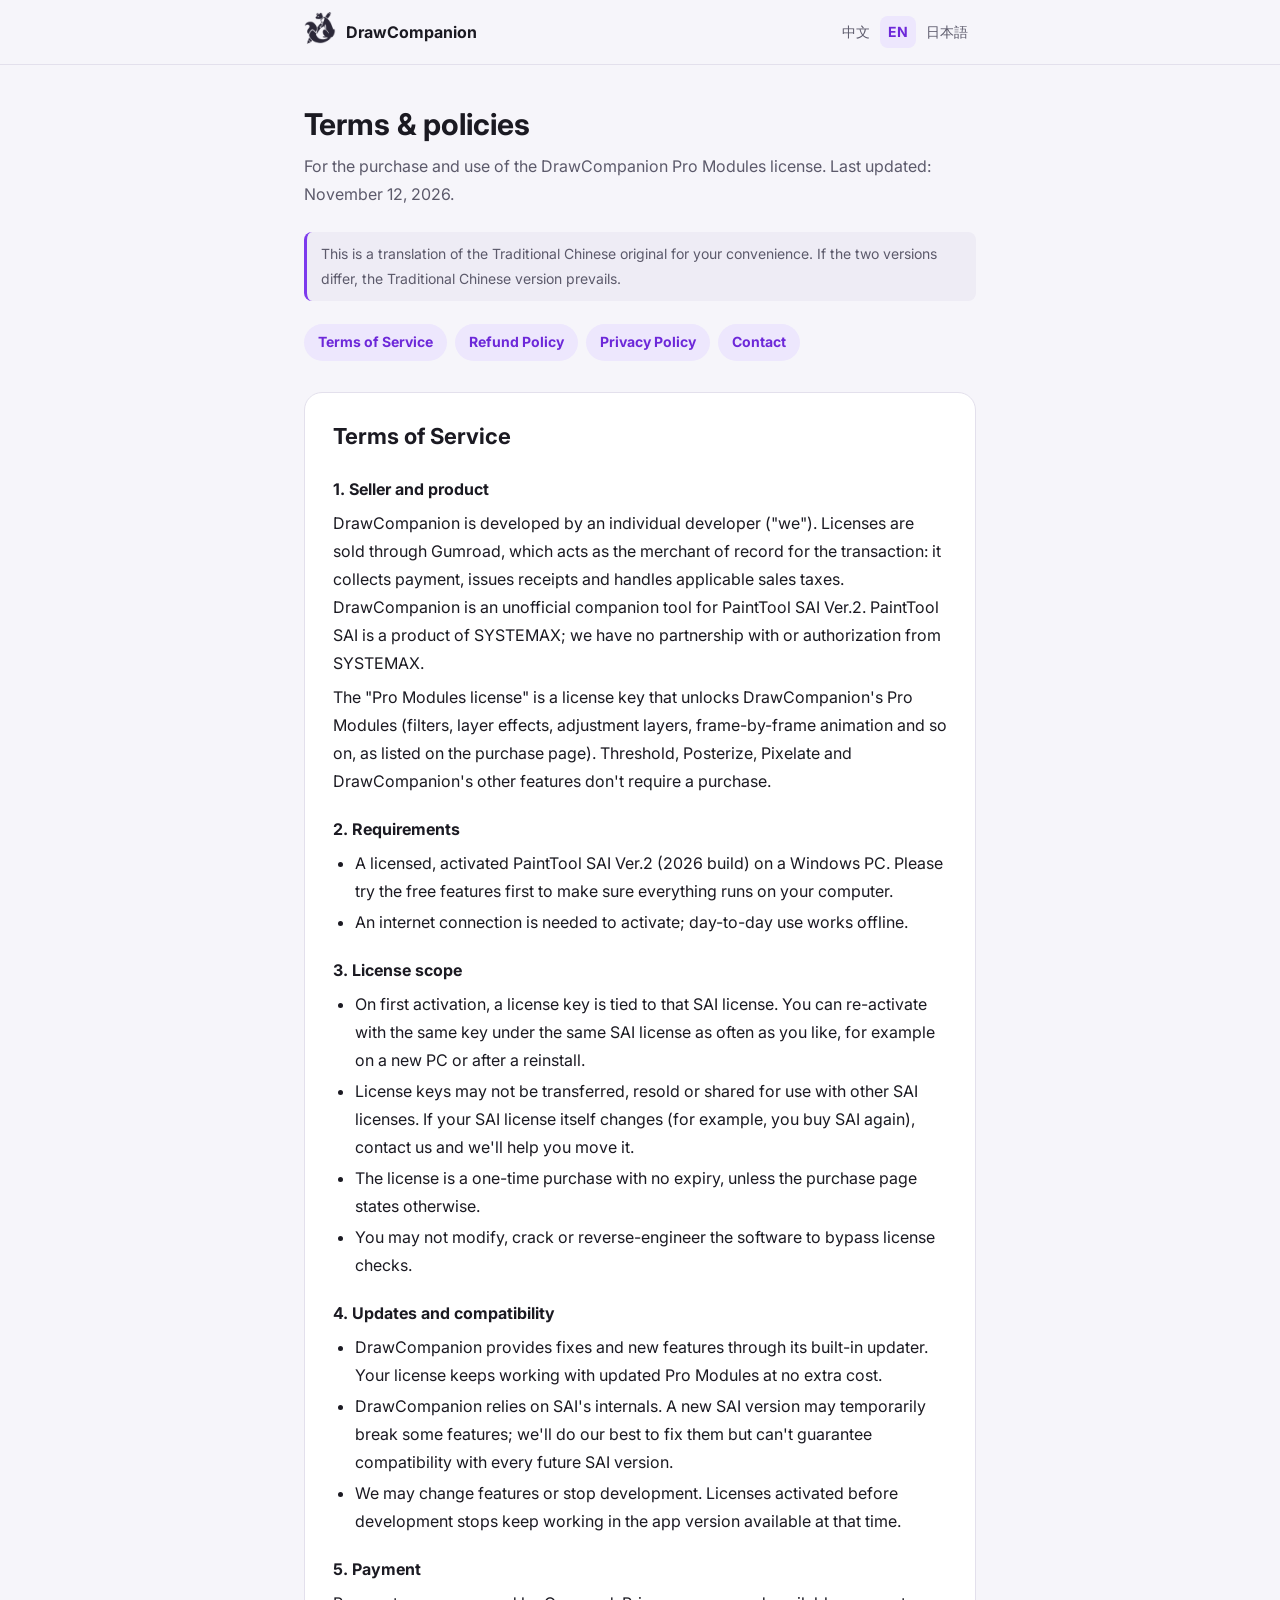
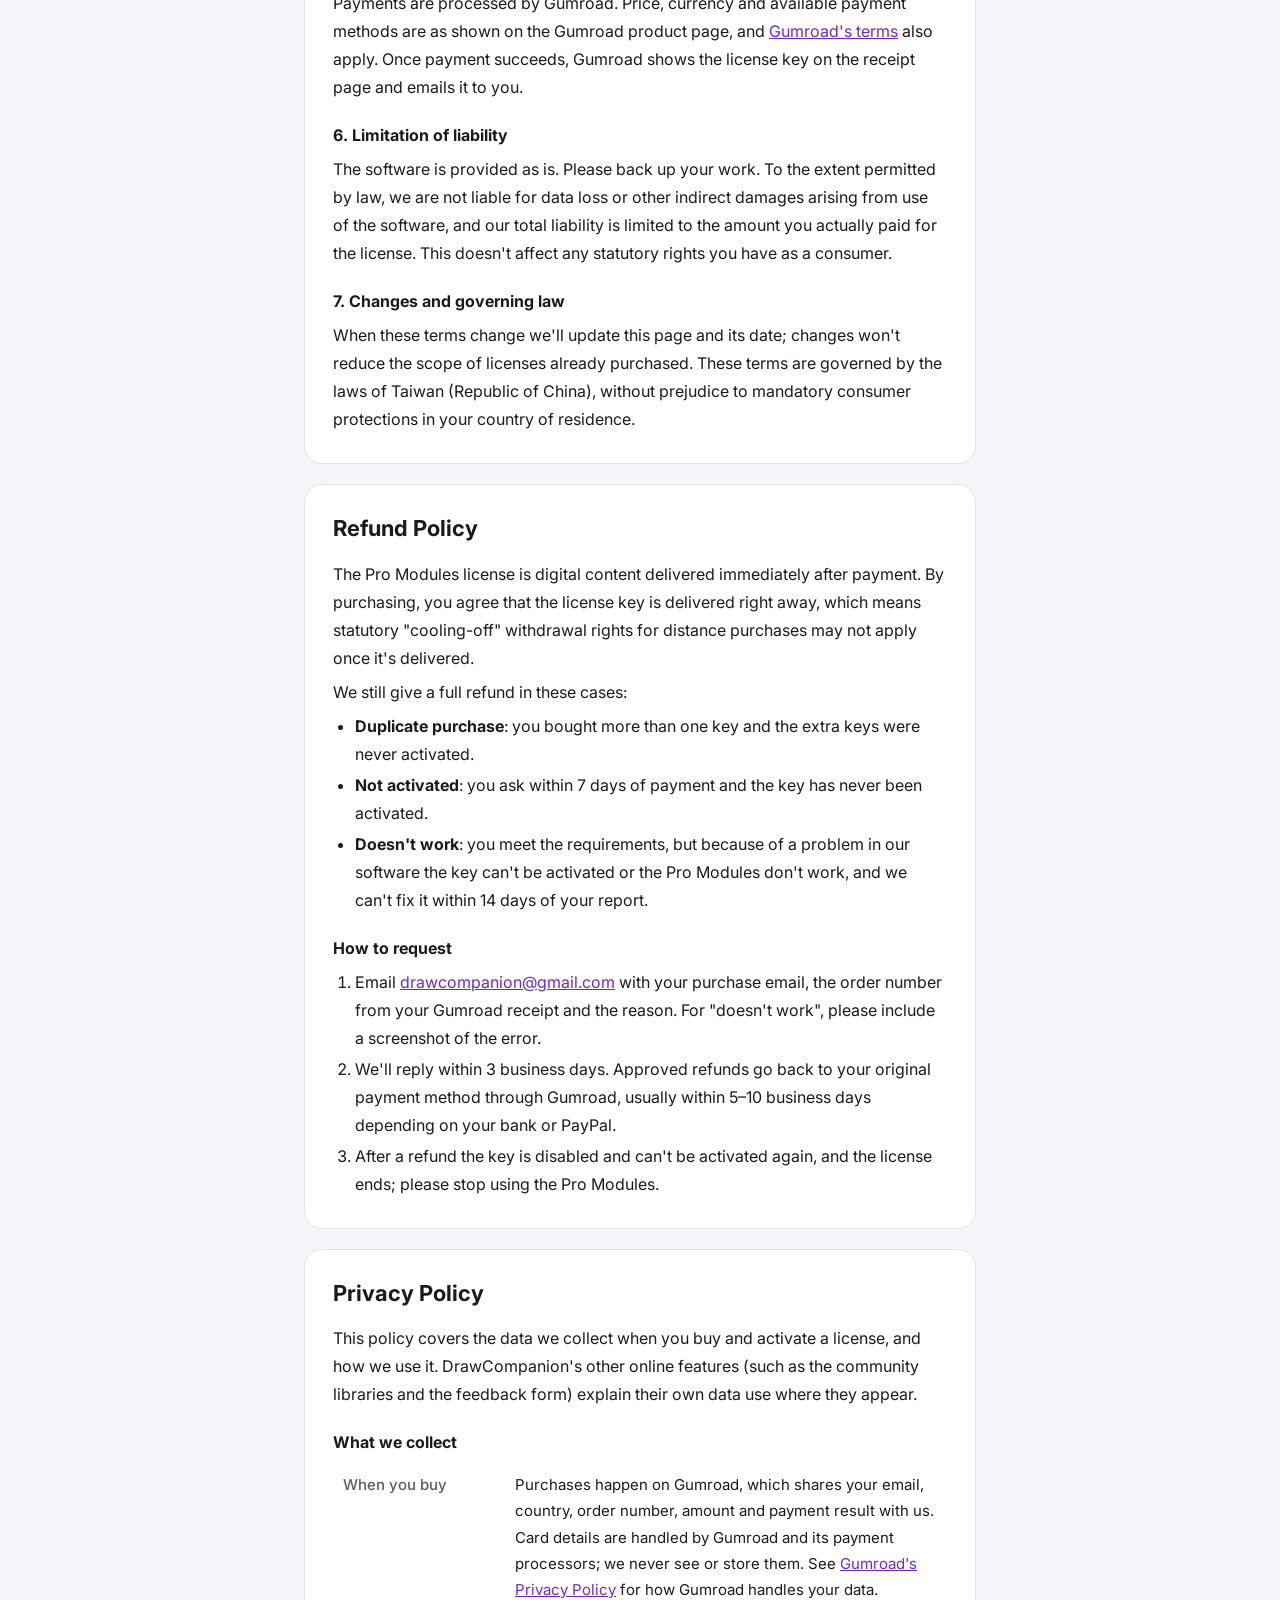
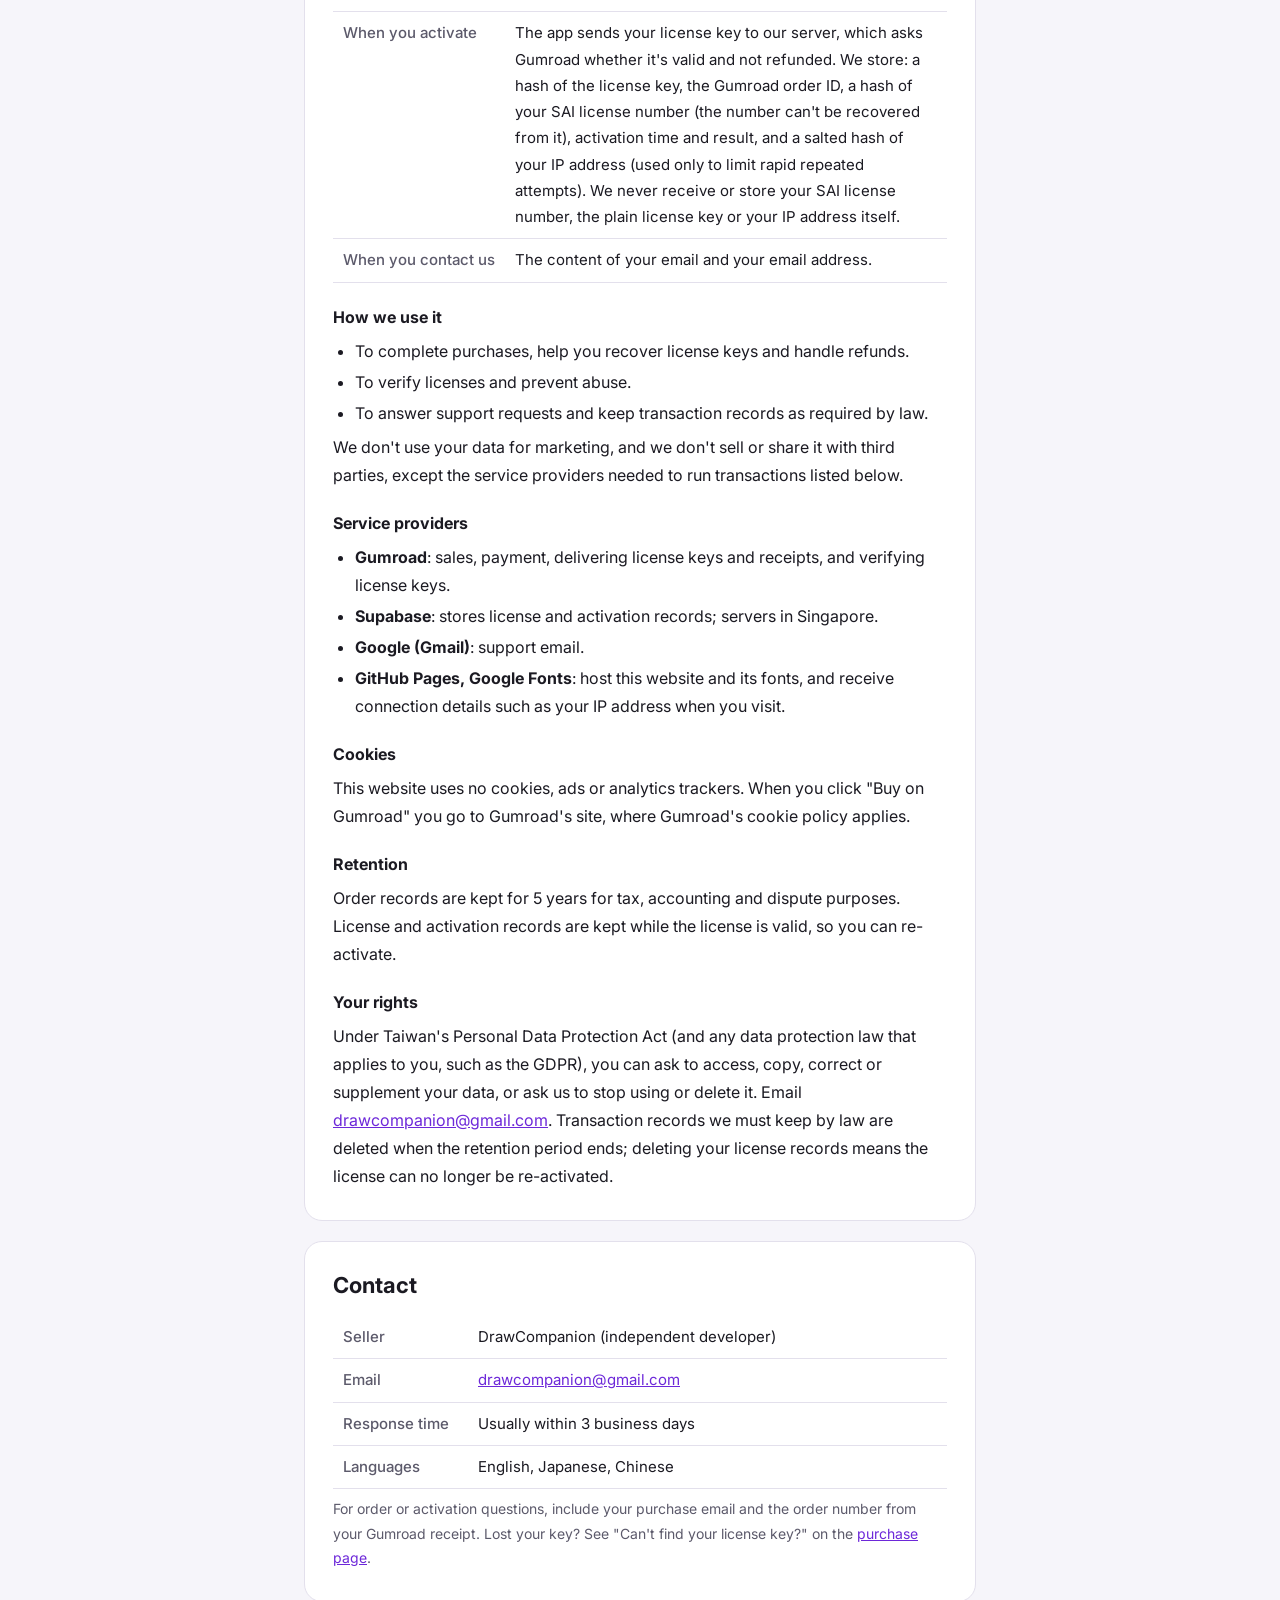
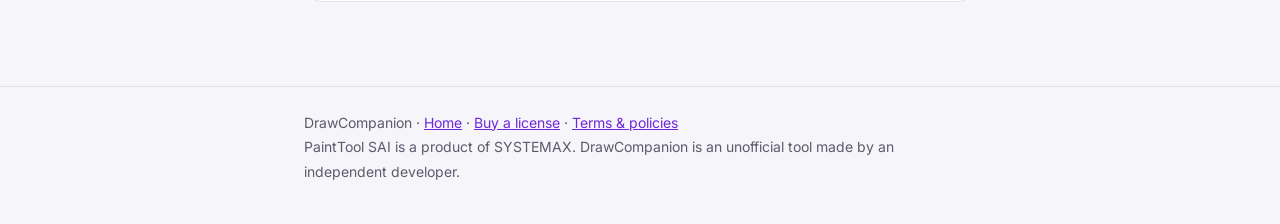
<file: docs/en/legal.html>
<!doctype html>
<html lang="en">
<head>
<meta charset="utf-8">
<meta name="viewport" content="width=device-width, initial-scale=1">
<title>Terms &amp; policies · DrawCompanion</title>
<meta name="description" content="Terms of Service, Refund Policy, Privacy Policy and contact details for the DrawCompanion Pro Modules license.">
<link rel="alternate" hreflang="zh-Hant" href="https://straydog3301.github.io/SAI2_DrawCompanion/legal.html">
<link rel="alternate" hreflang="en" href="https://straydog3301.github.io/SAI2_DrawCompanion/en/legal.html">
<link rel="alternate" hreflang="ja" href="https://straydog3301.github.io/SAI2_DrawCompanion/ja/legal.html">
<link rel="alternate" hreflang="x-default" href="https://straydog3301.github.io/SAI2_DrawCompanion/en/legal.html">
<link rel="icon" href="../img/icon.png" type="image/png">
<link rel="preconnect" href="https://fonts.googleapis.com">
<link rel="preconnect" href="https://fonts.gstatic.com" crossorigin>
<link href="https://fonts.googleapis.com/css2?family=Inter:wght@400;500;700&display=swap" rel="stylesheet">
<link rel="stylesheet" href="../page.css">
</head>
<body>
<nav><div class="wrap">
  <a class="brand" href="./"><picture><source srcset="../img/logo-dark.png" media="(prefers-color-scheme: light)"><img src="../img/logo-light.png" alt=""></picture>DrawCompanion</a>
  <div class="lang"><a href="../legal.html" hreflang="zh-Hant">中文</a><a href="legal.html" hreflang="en" aria-current="page">EN</a><a href="../ja/legal.html" hreflang="ja">日本語</a></div>
</div></nav>
<main><div class="wrap">
  <h1>Terms &amp; policies</h1>
  <p class="lead">For the purchase and use of the DrawCompanion Pro Modules license. Last updated: November 12, 2026.</p>
  <p class="note-box">This is a translation of the Traditional Chinese original for your convenience. If the two versions differ, the Traditional Chinese version prevails.</p>
  <ul class="toc" style="margin-top:20px">
    <li><a href="#terms">Terms of Service</a></li>
    <li><a href="#refund">Refund Policy</a></li>
    <li><a href="#privacy">Privacy Policy</a></li>
    <li><a href="#contact">Contact</a></li>
  </ul>

  <section class="card" id="terms">
    <h2>Terms of Service</h2>

    <h3>1. Seller and product</h3>
    <p>DrawCompanion is developed by an individual developer ("we"). Licenses are sold through Gumroad, which acts as the merchant of record for the transaction: it collects payment, issues receipts and handles applicable sales taxes. DrawCompanion is an unofficial companion tool for PaintTool SAI Ver.2. PaintTool SAI is a product of SYSTEMAX; we have no partnership with or authorization from SYSTEMAX.</p>
    <p>The "Pro Modules license" is a license key that unlocks DrawCompanion's Pro Modules (filters, layer effects, adjustment layers, frame-by-frame animation and so on, as listed on the purchase page). Threshold, Posterize, Pixelate and DrawCompanion's other features don't require a purchase.</p>

    <h3>2. Requirements</h3>
    <ul>
      <li>A licensed, activated PaintTool SAI Ver.2 (2026 build) on a Windows PC. Please try the free features first to make sure everything runs on your computer.</li>
      <li>An internet connection is needed to activate; day-to-day use works offline.</li>
    </ul>

    <h3>3. License scope</h3>
    <ul>
      <li>On first activation, a license key is tied to that SAI license. You can re-activate with the same key under the same SAI license as often as you like, for example on a new PC or after a reinstall.</li>
      <li>License keys may not be transferred, resold or shared for use with other SAI licenses. If your SAI license itself changes (for example, you buy SAI again), contact us and we'll help you move it.</li>
      <li>The license is a one-time purchase with no expiry, unless the purchase page states otherwise.</li>
      <li>You may not modify, crack or reverse-engineer the software to bypass license checks.</li>
    </ul>

    <h3>4. Updates and compatibility</h3>
    <ul>
      <li>DrawCompanion provides fixes and new features through its built-in updater. Your license keeps working with updated Pro Modules at no extra cost.</li>
      <li>DrawCompanion relies on SAI's internals. A new SAI version may temporarily break some features; we'll do our best to fix them but can't guarantee compatibility with every future SAI version.</li>
      <li>We may change features or stop development. Licenses activated before development stops keep working in the app version available at that time.</li>
    </ul>

    <h3>5. Payment</h3>
    <p>Payments are processed by Gumroad. Price, currency and available payment methods are as shown on the Gumroad product page, and <a href="https://gumroad.com/terms" rel="noopener">Gumroad's terms</a> also apply. Once payment succeeds, Gumroad shows the license key on the receipt page and emails it to you.</p>

    <h3>6. Limitation of liability</h3>
    <p>The software is provided as is. Please back up your work. To the extent permitted by law, we are not liable for data loss or other indirect damages arising from use of the software, and our total liability is limited to the amount you actually paid for the license. This doesn't affect any statutory rights you have as a consumer.</p>

    <h3>7. Changes and governing law</h3>
    <p>When these terms change we'll update this page and its date; changes won't reduce the scope of licenses already purchased. These terms are governed by the laws of Taiwan (Republic of China), without prejudice to mandatory consumer protections in your country of residence.</p>
  </section>

  <section class="card" id="refund">
    <h2>Refund Policy</h2>
    <p>The Pro Modules license is digital content delivered immediately after payment. By purchasing, you agree that the license key is delivered right away, which means statutory "cooling-off" withdrawal rights for distance purchases may not apply once it's delivered.</p>
    <p>We still give a full refund in these cases:</p>
    <ul>
      <li><strong>Duplicate purchase</strong>: you bought more than one key and the extra keys were never activated.</li>
      <li><strong>Not activated</strong>: you ask within 7 days of payment and the key has never been activated.</li>
      <li><strong>Doesn't work</strong>: you meet the requirements, but because of a problem in our software the key can't be activated or the Pro Modules don't work, and we can't fix it within 14 days of your report.</li>
    </ul>
    <h3>How to request</h3>
    <ol>
      <li>Email <a href="mailto:drawcompanion@gmail.com">drawcompanion@gmail.com</a> with your purchase email, the order number from your Gumroad receipt and the reason. For "doesn't work", please include a screenshot of the error.</li>
      <li>We'll reply within 3 business days. Approved refunds go back to your original payment method through Gumroad, usually within 5–10 business days depending on your bank or PayPal.</li>
      <li>After a refund the key is disabled and can't be activated again, and the license ends; please stop using the Pro Modules.</li>
    </ol>
  </section>

  <section class="card" id="privacy">
    <h2>Privacy Policy</h2>
    <p>This policy covers the data we collect when you buy and activate a license, and how we use it. DrawCompanion's other online features (such as the community libraries and the feedback form) explain their own data use where they appear.</p>

    <h3>What we collect</h3>
    <table>
      <tr><th>When you buy</th><td>Purchases happen on Gumroad, which shares your email, country, order number, amount and payment result with us. Card details are handled by Gumroad and its payment processors; we never see or store them. See <a href="https://gumroad.com/privacy" rel="noopener">Gumroad's Privacy Policy</a> for how Gumroad handles your data.</td></tr>
      <tr><th>When you activate</th><td>The app sends your license key to our server, which asks Gumroad whether it's valid and not refunded. We store: a hash of the license key, the Gumroad order ID, a hash of your SAI license number (the number can't be recovered from it), activation time and result, and a salted hash of your IP address (used only to limit rapid repeated attempts). We never receive or store your SAI license number, the plain license key or your IP address itself.</td></tr>
      <tr><th>When you contact us</th><td>The content of your email and your email address.</td></tr>
    </table>

    <h3>How we use it</h3>
    <ul>
      <li>To complete purchases, help you recover license keys and handle refunds.</li>
      <li>To verify licenses and prevent abuse.</li>
      <li>To answer support requests and keep transaction records as required by law.</li>
    </ul>
    <p>We don't use your data for marketing, and we don't sell or share it with third parties, except the service providers needed to run transactions listed below.</p>

    <h3>Service providers</h3>
    <ul>
      <li><strong>Gumroad</strong>: sales, payment, delivering license keys and receipts, and verifying license keys.</li>
      <li><strong>Supabase</strong>: stores license and activation records; servers in Singapore.</li>
      <li><strong>Google (Gmail)</strong>: support email.</li>
      <li><strong>GitHub Pages, Google Fonts</strong>: host this website and its fonts, and receive connection details such as your IP address when you visit.</li>
    </ul>

    <h3>Cookies</h3>
    <p>This website uses no cookies, ads or analytics trackers. When you click "Buy on Gumroad" you go to Gumroad's site, where Gumroad's cookie policy applies.</p>

    <h3>Retention</h3>
    <p>Order records are kept for 5 years for tax, accounting and dispute purposes. License and activation records are kept while the license is valid, so you can re-activate.</p>

    <h3>Your rights</h3>
    <p>Under Taiwan's Personal Data Protection Act (and any data protection law that applies to you, such as the GDPR), you can ask to access, copy, correct or supplement your data, or ask us to stop using or delete it. Email <a href="mailto:drawcompanion@gmail.com">drawcompanion@gmail.com</a>. Transaction records we must keep by law are deleted when the retention period ends; deleting your license records means the license can no longer be re-activated.</p>
  </section>

  <section class="card" id="contact">
    <h2>Contact</h2>
    <table>
      <tr><th>Seller</th><td>DrawCompanion (independent developer)</td></tr>
      <tr><th>Email</th><td><a href="mailto:drawcompanion@gmail.com">drawcompanion@gmail.com</a></td></tr>
      <tr><th>Response time</th><td>Usually within 3 business days</td></tr>
      <tr><th>Languages</th><td>English, Japanese, Chinese</td></tr>
    </table>
    <p class="muted">For order or activation questions, include your purchase email and the order number from your Gumroad receipt. Lost your key? See "Can't find your license key?" on the <a href="buy.html">purchase page</a>.</p>
  </section>
</div></main>

<footer><div class="wrap">
  DrawCompanion · <a href="./">Home</a> · <a href="buy.html">Buy a license</a> · <a href="legal.html">Terms &amp; policies</a><br>
  PaintTool SAI is a product of SYSTEMAX. DrawCompanion is an unofficial tool made by an independent developer.
</div></footer>
</body>
</html>
</file>
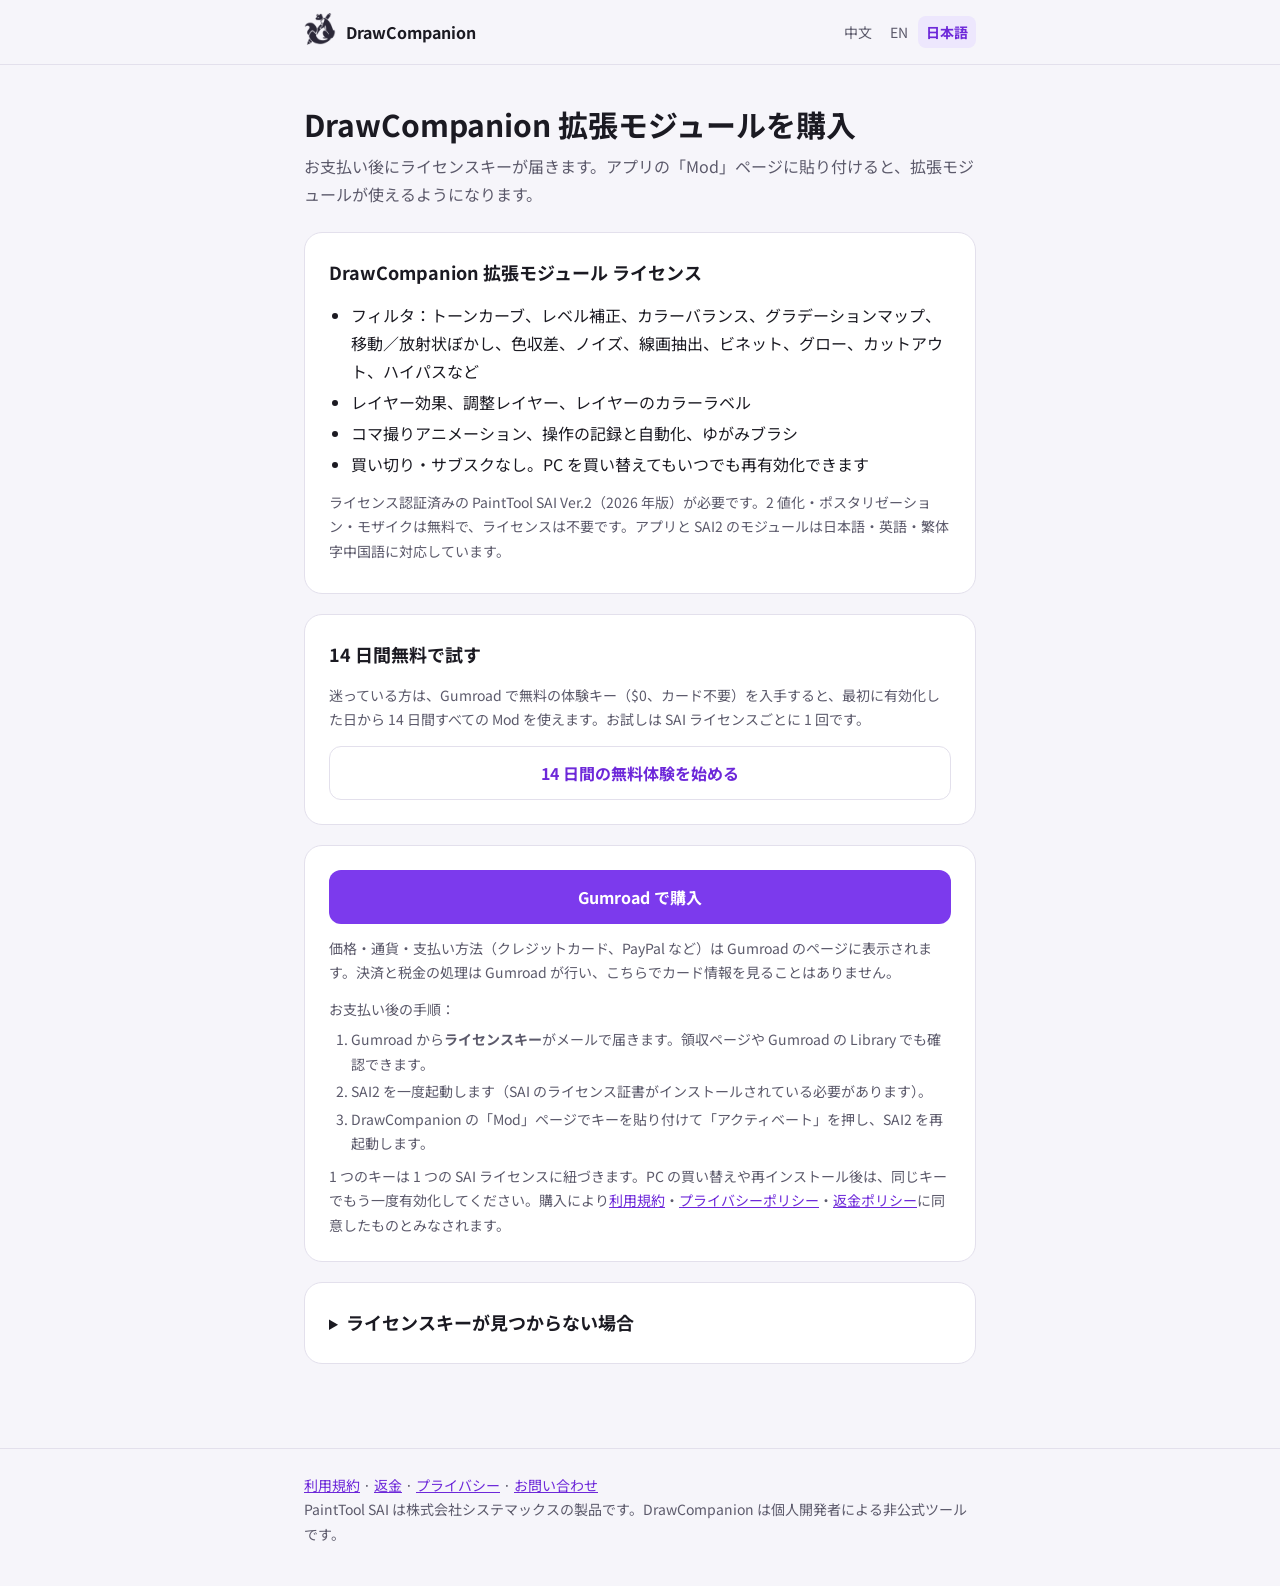
<file: docs/ja/buy.html>
<!doctype html>
<html lang="ja">
<head>
<meta charset="utf-8">
<meta name="viewport" content="width=device-width, initial-scale=1">
<title>ライセンス購入 · DrawCompanion</title>
<meta name="description" content="DrawCompanion 拡張モジュールのライセンス購入ページ。Gumroad で支払うとライセンスキーがメールで届き、アプリの「Mod」ページに貼り付けて有効化できます。">
<link rel="alternate" hreflang="zh-Hant" href="https://straydog3301.github.io/SAI2_DrawCompanion/buy.html">
<link rel="alternate" hreflang="en" href="https://straydog3301.github.io/SAI2_DrawCompanion/en/buy.html">
<link rel="alternate" hreflang="ja" href="https://straydog3301.github.io/SAI2_DrawCompanion/ja/buy.html">
<link rel="alternate" hreflang="x-default" href="https://straydog3301.github.io/SAI2_DrawCompanion/en/buy.html">
<link rel="icon" href="../img/icon.png" type="image/png">
<link rel="preconnect" href="https://fonts.googleapis.com">
<link rel="preconnect" href="https://fonts.gstatic.com" crossorigin>
<link href="https://fonts.googleapis.com/css2?family=Noto+Sans+JP:wght@400;500;700;900&display=swap" rel="stylesheet">
<link rel="stylesheet" href="../page.css">
</head>
<body>
<nav><div class="wrap">
  <a class="brand" href="./"><picture><source srcset="../img/logo-dark.png" media="(prefers-color-scheme: light)"><img src="../img/logo-light.png" alt=""></picture>DrawCompanion</a>
  <div class="lang"><a href="../buy.html" hreflang="zh-Hant">中文</a><a href="../en/buy.html" hreflang="en">EN</a><a href="buy.html" hreflang="ja" aria-current="page">日本語</a></div>
</div></nav>
<main><div class="wrap">
  <h1>DrawCompanion 拡張モジュールを購入</h1>
  <p class="lead">お支払い後にライセンスキーが届きます。アプリの「Mod」ページに貼り付けると、拡張モジュールが使えるようになります。</p>

  <div class="card">
    <h2>DrawCompanion 拡張モジュール ライセンス</h2>
    <ul>
      <li>フィルタ：トーンカーブ、レベル補正、カラーバランス、グラデーションマップ、移動／放射状ぼかし、色収差、ノイズ、線画抽出、ビネット、グロー、カットアウト、ハイパスなど</li>
      <li>レイヤー効果、調整レイヤー、レイヤーのカラーラベル</li>
      <li>コマ撮りアニメーション、操作の記録と自動化、ゆがみブラシ</li>
      <li>買い切り・サブスクなし。PC を買い替えてもいつでも再有効化できます</li>
    </ul>
    <p class="muted" style="margin-top:12px">ライセンス認証済みの PaintTool SAI Ver.2（2026 年版）が必要です。2 値化・ポスタリゼーション・モザイクは無料で、ライセンスは不要です。アプリと SAI2 のモジュールは日本語・英語・繁体字中国語に対応しています。</p>
  </div>

  <div class="card">
    <h2>14 日間無料で試す</h2>
    <p class="muted" style="margin:0 0 14px">迷っている方は、Gumroad で無料の体験キー（$0、カード不要）を入手すると、最初に有効化した日から 14 日間すべての Mod を使えます。お試しは SAI ライセンスごとに 1 回です。</p>
    <a class="btn ghost" href="https://drawmate.gumroad.com/l/drawcompanion-14day" rel="noopener">14 日間の無料体験を始める</a>
  </div>

  <div class="card">
    <a class="btn primary" href="https://drawmate.gumroad.com/l/drawcompanion" rel="noopener">Gumroad で購入</a>
    <p class="muted" style="margin:12px 0 0">価格・通貨・支払い方法（クレジットカード、PayPal など）は Gumroad のページに表示されます。決済と税金の処理は Gumroad が行い、こちらでカード情報を見ることはありません。</p>
    <p class="muted" style="margin:12px 0 4px">お支払い後の手順：</p>
    <ol class="muted">
      <li>Gumroad から<strong>ライセンスキー</strong>がメールで届きます。領収ページや Gumroad の Library でも確認できます。</li>
      <li>SAI2 を一度起動します（SAI のライセンス証書がインストールされている必要があります）。</li>
      <li>DrawCompanion の「Mod」ページでキーを貼り付けて「アクティベート」を押し、SAI2 を再起動します。</li>
    </ol>
    <p class="muted" style="margin:8px 0 0">1 つのキーは 1 つの SAI ライセンスに紐づきます。PC の買い替えや再インストール後は、同じキーでもう一度有効化してください。購入により<a href="legal.html#terms">利用規約</a>・<a href="legal.html#privacy">プライバシーポリシー</a>・<a href="legal.html#refund">返金ポリシー</a>に同意したものとみなされます。</p>
  </div>

  <details class="card">
    <summary><h2 style="display:inline">ライセンスキーが見つからない場合</h2></summary>
    <p class="muted" style="margin-top:12px">受信トレイ（迷惑メールフォルダも）で Gumroad の領収メールを探してください。キーはそのメールに記載されています。または、購入時のメールアドレスで <a href="https://gumroad.com/library" rel="noopener">Gumroad Library</a> にログインし、この商品を開いてください。それでも見つからない場合は、購入時のメールアドレスを添えて <a href="mailto:drawcompanion@gmail.com">drawcompanion@gmail.com</a> までご連絡ください。</p>
  </details>
</div></main>

<footer><div class="wrap">
  <a href="legal.html#terms">利用規約</a> · <a href="legal.html#refund">返金</a> · <a href="legal.html#privacy">プライバシー</a> · <a href="legal.html#contact">お問い合わせ</a><br>
  PaintTool SAI は株式会社システマックスの製品です。DrawCompanion は個人開発者による非公式ツールです。
</div></footer>
</body>
</html>
</file>
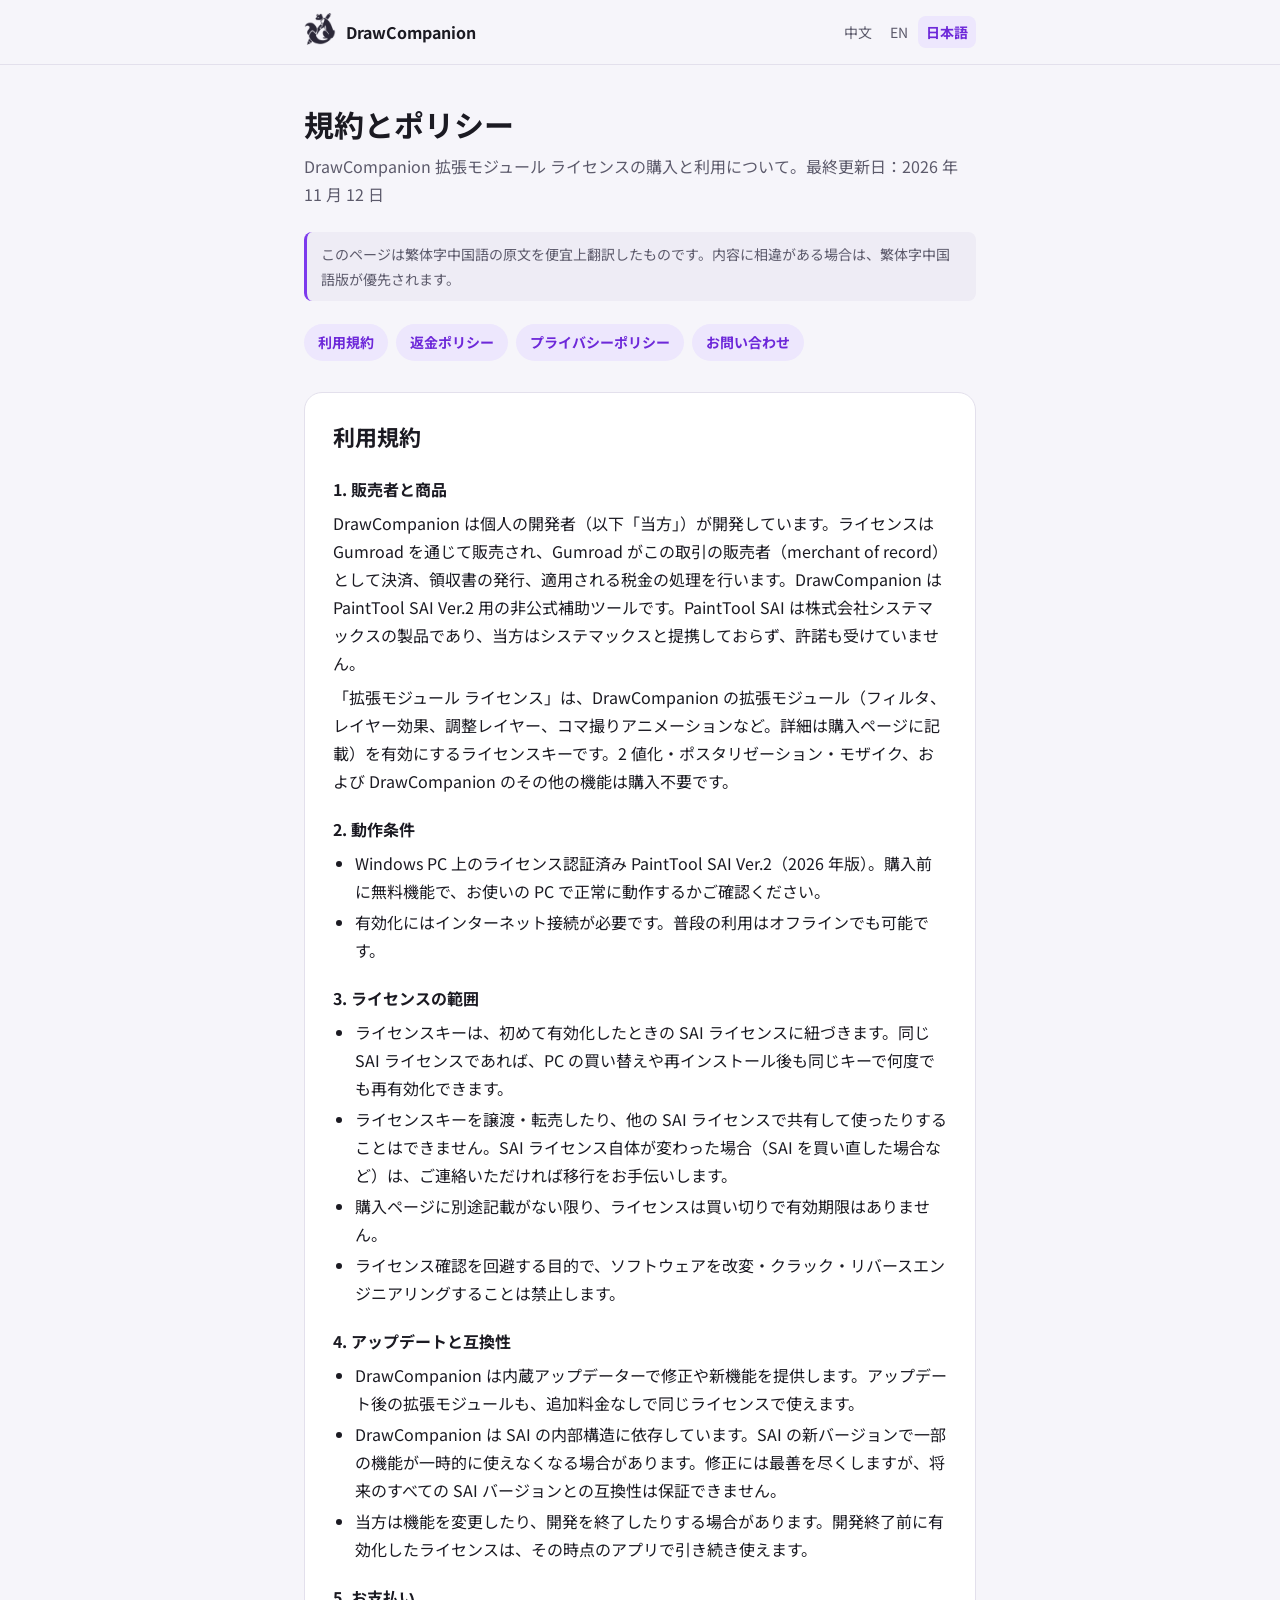
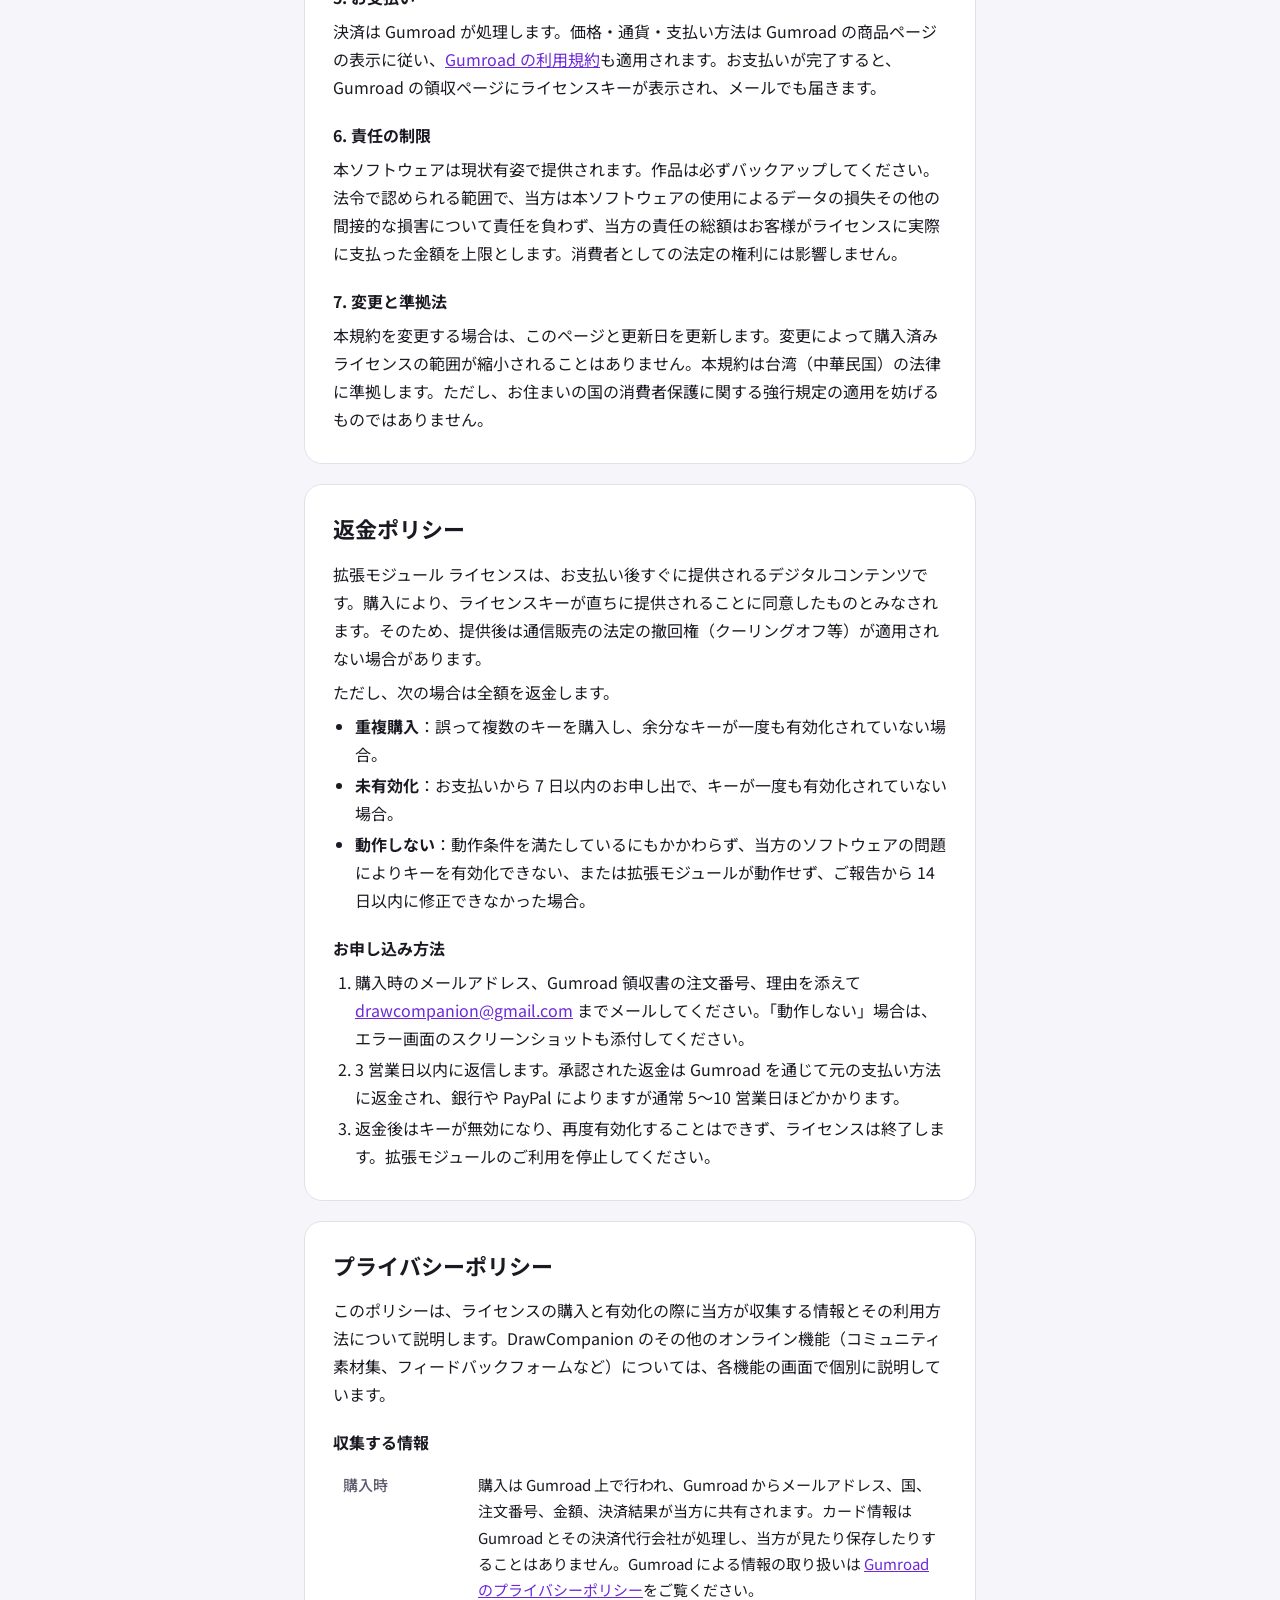
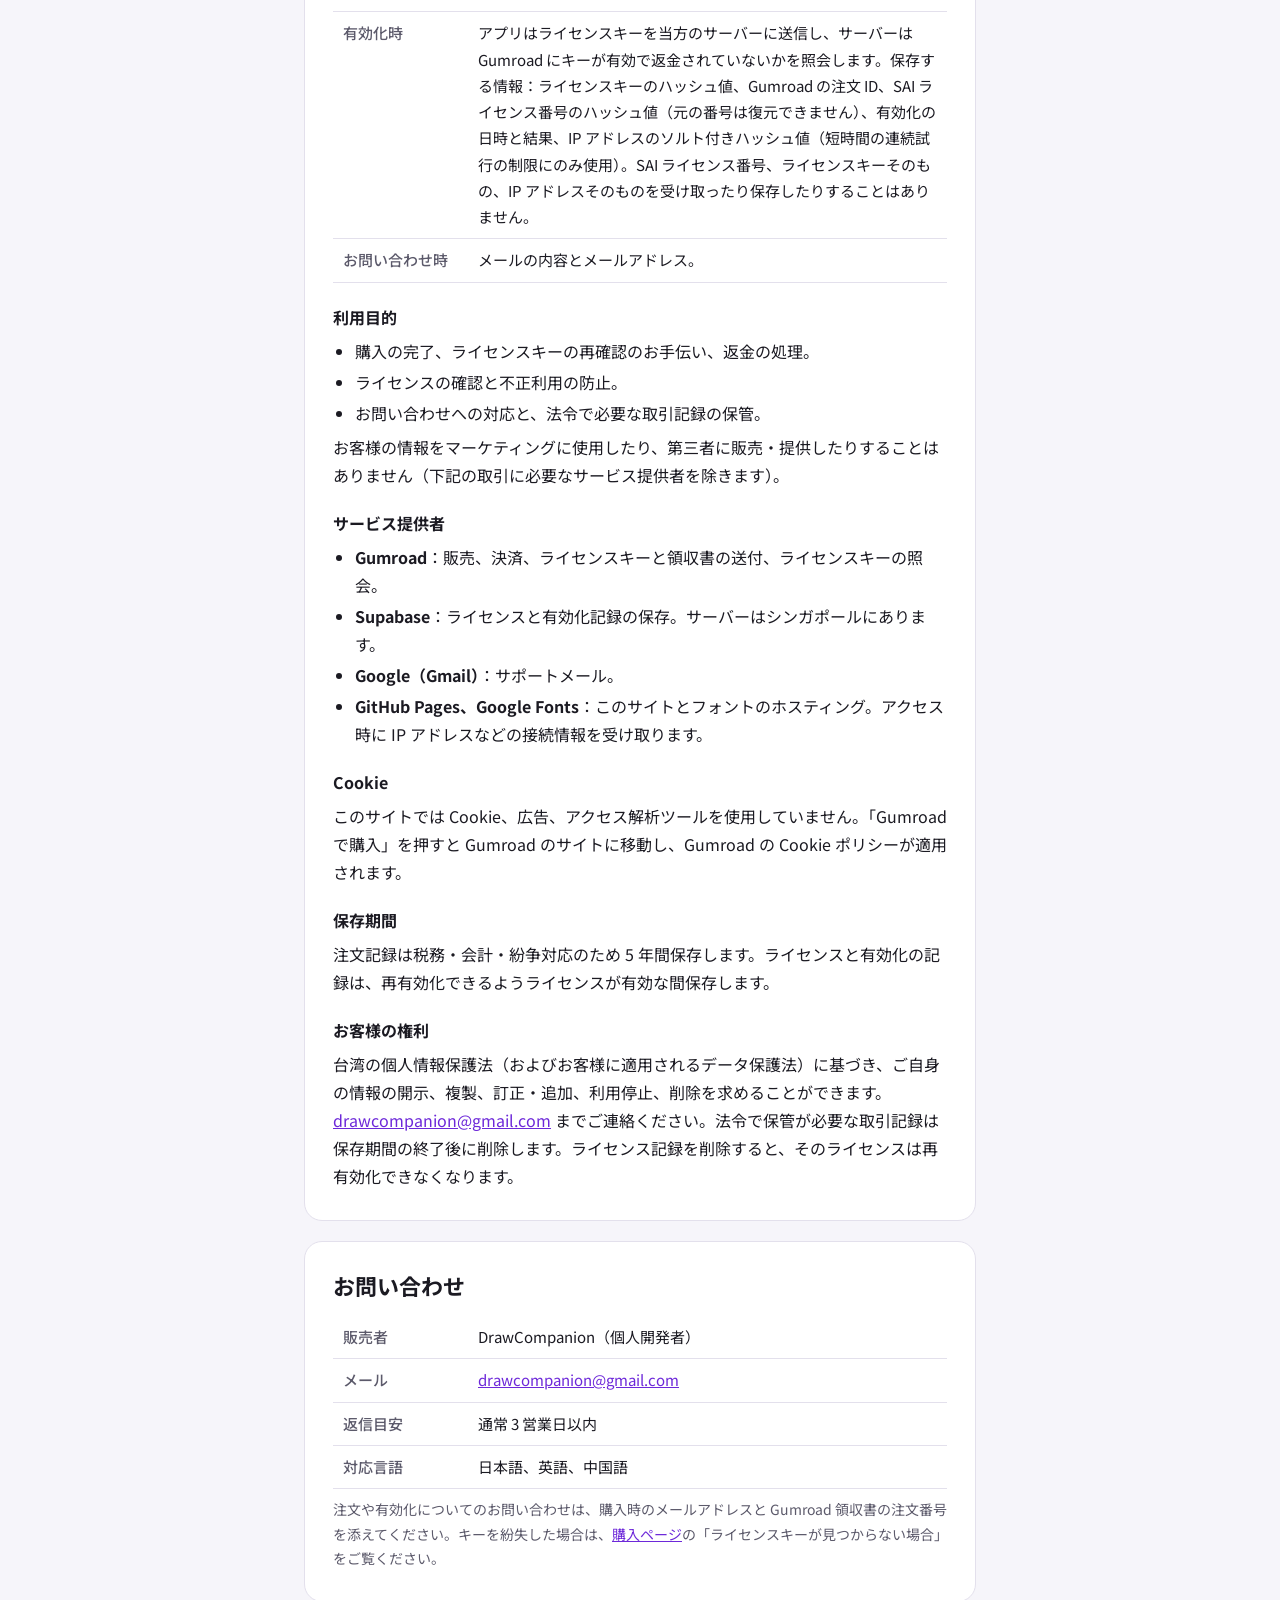
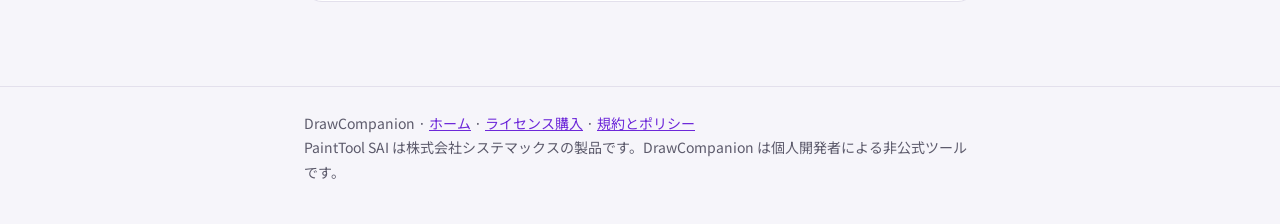
<file: docs/ja/legal.html>
<!doctype html>
<html lang="ja">
<head>
<meta charset="utf-8">
<meta name="viewport" content="width=device-width, initial-scale=1">
<title>規約とポリシー · DrawCompanion</title>
<meta name="description" content="DrawCompanion 拡張モジュール ライセンスの利用規約、返金ポリシー、プライバシーポリシー、お問い合わせ先。">
<link rel="alternate" hreflang="zh-Hant" href="https://straydog3301.github.io/SAI2_DrawCompanion/legal.html">
<link rel="alternate" hreflang="en" href="https://straydog3301.github.io/SAI2_DrawCompanion/en/legal.html">
<link rel="alternate" hreflang="ja" href="https://straydog3301.github.io/SAI2_DrawCompanion/ja/legal.html">
<link rel="alternate" hreflang="x-default" href="https://straydog3301.github.io/SAI2_DrawCompanion/en/legal.html">
<link rel="icon" href="../img/icon.png" type="image/png">
<link rel="preconnect" href="https://fonts.googleapis.com">
<link rel="preconnect" href="https://fonts.gstatic.com" crossorigin>
<link href="https://fonts.googleapis.com/css2?family=Noto+Sans+JP:wght@400;500;700&display=swap" rel="stylesheet">
<link rel="stylesheet" href="../page.css">
</head>
<body>
<nav><div class="wrap">
  <a class="brand" href="./"><picture><source srcset="../img/logo-dark.png" media="(prefers-color-scheme: light)"><img src="../img/logo-light.png" alt=""></picture>DrawCompanion</a>
  <div class="lang"><a href="../legal.html" hreflang="zh-Hant">中文</a><a href="../en/legal.html" hreflang="en">EN</a><a href="legal.html" hreflang="ja" aria-current="page">日本語</a></div>
</div></nav>
<main><div class="wrap">
  <h1>規約とポリシー</h1>
  <p class="lead">DrawCompanion 拡張モジュール ライセンスの購入と利用について。最終更新日：2026 年 11 月 12 日</p>
  <p class="note-box">このページは繁体字中国語の原文を便宜上翻訳したものです。内容に相違がある場合は、繁体字中国語版が優先されます。</p>
  <ul class="toc" style="margin-top:20px">
    <li><a href="#terms">利用規約</a></li>
    <li><a href="#refund">返金ポリシー</a></li>
    <li><a href="#privacy">プライバシーポリシー</a></li>
    <li><a href="#contact">お問い合わせ</a></li>
  </ul>

  <section class="card" id="terms">
    <h2>利用規約</h2>

    <h3>1. 販売者と商品</h3>
    <p>DrawCompanion は個人の開発者（以下「当方」）が開発しています。ライセンスは Gumroad を通じて販売され、Gumroad がこの取引の販売者（merchant of record）として決済、領収書の発行、適用される税金の処理を行います。DrawCompanion は PaintTool SAI Ver.2 用の非公式補助ツールです。PaintTool SAI は株式会社システマックスの製品であり、当方はシステマックスと提携しておらず、許諾も受けていません。</p>
    <p>「拡張モジュール ライセンス」は、DrawCompanion の拡張モジュール（フィルタ、レイヤー効果、調整レイヤー、コマ撮りアニメーションなど。詳細は購入ページに記載）を有効にするライセンスキーです。2 値化・ポスタリゼーション・モザイク、および DrawCompanion のその他の機能は購入不要です。</p>

    <h3>2. 動作条件</h3>
    <ul>
      <li>Windows PC 上のライセンス認証済み PaintTool SAI Ver.2（2026 年版）。購入前に無料機能で、お使いの PC で正常に動作するかご確認ください。</li>
      <li>有効化にはインターネット接続が必要です。普段の利用はオフラインでも可能です。</li>
    </ul>

    <h3>3. ライセンスの範囲</h3>
    <ul>
      <li>ライセンスキーは、初めて有効化したときの SAI ライセンスに紐づきます。同じ SAI ライセンスであれば、PC の買い替えや再インストール後も同じキーで何度でも再有効化できます。</li>
      <li>ライセンスキーを譲渡・転売したり、他の SAI ライセンスで共有して使ったりすることはできません。SAI ライセンス自体が変わった場合（SAI を買い直した場合など）は、ご連絡いただければ移行をお手伝いします。</li>
      <li>購入ページに別途記載がない限り、ライセンスは買い切りで有効期限はありません。</li>
      <li>ライセンス確認を回避する目的で、ソフトウェアを改変・クラック・リバースエンジニアリングすることは禁止します。</li>
    </ul>

    <h3>4. アップデートと互換性</h3>
    <ul>
      <li>DrawCompanion は内蔵アップデーターで修正や新機能を提供します。アップデート後の拡張モジュールも、追加料金なしで同じライセンスで使えます。</li>
      <li>DrawCompanion は SAI の内部構造に依存しています。SAI の新バージョンで一部の機能が一時的に使えなくなる場合があります。修正には最善を尽くしますが、将来のすべての SAI バージョンとの互換性は保証できません。</li>
      <li>当方は機能を変更したり、開発を終了したりする場合があります。開発終了前に有効化したライセンスは、その時点のアプリで引き続き使えます。</li>
    </ul>

    <h3>5. お支払い</h3>
    <p>決済は Gumroad が処理します。価格・通貨・支払い方法は Gumroad の商品ページの表示に従い、<a href="https://gumroad.com/terms" rel="noopener">Gumroad の利用規約</a>も適用されます。お支払いが完了すると、Gumroad の領収ページにライセンスキーが表示され、メールでも届きます。</p>

    <h3>6. 責任の制限</h3>
    <p>本ソフトウェアは現状有姿で提供されます。作品は必ずバックアップしてください。法令で認められる範囲で、当方は本ソフトウェアの使用によるデータの損失その他の間接的な損害について責任を負わず、当方の責任の総額はお客様がライセンスに実際に支払った金額を上限とします。消費者としての法定の権利には影響しません。</p>

    <h3>7. 変更と準拠法</h3>
    <p>本規約を変更する場合は、このページと更新日を更新します。変更によって購入済みライセンスの範囲が縮小されることはありません。本規約は台湾（中華民国）の法律に準拠します。ただし、お住まいの国の消費者保護に関する強行規定の適用を妨げるものではありません。</p>
  </section>

  <section class="card" id="refund">
    <h2>返金ポリシー</h2>
    <p>拡張モジュール ライセンスは、お支払い後すぐに提供されるデジタルコンテンツです。購入により、ライセンスキーが直ちに提供されることに同意したものとみなされます。そのため、提供後は通信販売の法定の撤回権（クーリングオフ等）が適用されない場合があります。</p>
    <p>ただし、次の場合は全額を返金します。</p>
    <ul>
      <li><strong>重複購入</strong>：誤って複数のキーを購入し、余分なキーが一度も有効化されていない場合。</li>
      <li><strong>未有効化</strong>：お支払いから 7 日以内のお申し出で、キーが一度も有効化されていない場合。</li>
      <li><strong>動作しない</strong>：動作条件を満たしているにもかかわらず、当方のソフトウェアの問題によりキーを有効化できない、または拡張モジュールが動作せず、ご報告から 14 日以内に修正できなかった場合。</li>
    </ul>
    <h3>お申し込み方法</h3>
    <ol>
      <li>購入時のメールアドレス、Gumroad 領収書の注文番号、理由を添えて <a href="mailto:drawcompanion@gmail.com">drawcompanion@gmail.com</a> までメールしてください。「動作しない」場合は、エラー画面のスクリーンショットも添付してください。</li>
      <li>3 営業日以内に返信します。承認された返金は Gumroad を通じて元の支払い方法に返金され、銀行や PayPal によりますが通常 5〜10 営業日ほどかかります。</li>
      <li>返金後はキーが無効になり、再度有効化することはできず、ライセンスは終了します。拡張モジュールのご利用を停止してください。</li>
    </ol>
  </section>

  <section class="card" id="privacy">
    <h2>プライバシーポリシー</h2>
    <p>このポリシーは、ライセンスの購入と有効化の際に当方が収集する情報とその利用方法について説明します。DrawCompanion のその他のオンライン機能（コミュニティ素材集、フィードバックフォームなど）については、各機能の画面で個別に説明しています。</p>

    <h3>収集する情報</h3>
    <table>
      <tr><th>購入時</th><td>購入は Gumroad 上で行われ、Gumroad からメールアドレス、国、注文番号、金額、決済結果が当方に共有されます。カード情報は Gumroad とその決済代行会社が処理し、当方が見たり保存したりすることはありません。Gumroad による情報の取り扱いは <a href="https://gumroad.com/privacy" rel="noopener">Gumroad のプライバシーポリシー</a>をご覧ください。</td></tr>
      <tr><th>有効化時</th><td>アプリはライセンスキーを当方のサーバーに送信し、サーバーは Gumroad にキーが有効で返金されていないかを照会します。保存する情報：ライセンスキーのハッシュ値、Gumroad の注文 ID、SAI ライセンス番号のハッシュ値（元の番号は復元できません）、有効化の日時と結果、IP アドレスのソルト付きハッシュ値（短時間の連続試行の制限にのみ使用）。SAI ライセンス番号、ライセンスキーそのもの、IP アドレスそのものを受け取ったり保存したりすることはありません。</td></tr>
      <tr><th>お問い合わせ時</th><td>メールの内容とメールアドレス。</td></tr>
    </table>

    <h3>利用目的</h3>
    <ul>
      <li>購入の完了、ライセンスキーの再確認のお手伝い、返金の処理。</li>
      <li>ライセンスの確認と不正利用の防止。</li>
      <li>お問い合わせへの対応と、法令で必要な取引記録の保管。</li>
    </ul>
    <p>お客様の情報をマーケティングに使用したり、第三者に販売・提供したりすることはありません（下記の取引に必要なサービス提供者を除きます）。</p>

    <h3>サービス提供者</h3>
    <ul>
      <li><strong>Gumroad</strong>：販売、決済、ライセンスキーと領収書の送付、ライセンスキーの照会。</li>
      <li><strong>Supabase</strong>：ライセンスと有効化記録の保存。サーバーはシンガポールにあります。</li>
      <li><strong>Google（Gmail）</strong>：サポートメール。</li>
      <li><strong>GitHub Pages、Google Fonts</strong>：このサイトとフォントのホスティング。アクセス時に IP アドレスなどの接続情報を受け取ります。</li>
    </ul>

    <h3>Cookie</h3>
    <p>このサイトでは Cookie、広告、アクセス解析ツールを使用していません。「Gumroad で購入」を押すと Gumroad のサイトに移動し、Gumroad の Cookie ポリシーが適用されます。</p>

    <h3>保存期間</h3>
    <p>注文記録は税務・会計・紛争対応のため 5 年間保存します。ライセンスと有効化の記録は、再有効化できるようライセンスが有効な間保存します。</p>

    <h3>お客様の権利</h3>
    <p>台湾の個人情報保護法（およびお客様に適用されるデータ保護法）に基づき、ご自身の情報の開示、複製、訂正・追加、利用停止、削除を求めることができます。<a href="mailto:drawcompanion@gmail.com">drawcompanion@gmail.com</a> までご連絡ください。法令で保管が必要な取引記録は保存期間の終了後に削除します。ライセンス記録を削除すると、そのライセンスは再有効化できなくなります。</p>
  </section>

  <section class="card" id="contact">
    <h2>お問い合わせ</h2>
    <table>
      <tr><th>販売者</th><td>DrawCompanion（個人開発者）</td></tr>
      <tr><th>メール</th><td><a href="mailto:drawcompanion@gmail.com">drawcompanion@gmail.com</a></td></tr>
      <tr><th>返信目安</th><td>通常 3 営業日以内</td></tr>
      <tr><th>対応言語</th><td>日本語、英語、中国語</td></tr>
    </table>
    <p class="muted">注文や有効化についてのお問い合わせは、購入時のメールアドレスと Gumroad 領収書の注文番号を添えてください。キーを紛失した場合は、<a href="buy.html">購入ページ</a>の「ライセンスキーが見つからない場合」をご覧ください。</p>
  </section>
</div></main>

<footer><div class="wrap">
  DrawCompanion · <a href="./">ホーム</a> · <a href="buy.html">ライセンス購入</a> · <a href="legal.html">規約とポリシー</a><br>
  PaintTool SAI は株式会社システマックスの製品です。DrawCompanion は個人開発者による非公式ツールです。
</div></footer>
</body>
</html>
</file>
<file: docs/site.css>
/* DrawCompanion 官網共用樣式（index.html、en/、ja/） */
:root {
  --bg: #0e0e12; --bg2: #15141b; --card: #1a1922; --line: #2a2933;
  --text: #f2f1f6; --muted: #a8a6b8; --accent: #8b5cf6; --accent-btn: #7c3aed; --accent-soft: #2a2140;
  --accent-text: #c4b5fd; --ok: #86efac; --warn: #fbbf6a;
  --shadow: 0 20px 60px rgba(0, 0, 0, .45);
  --radius: 18px;
}
@media (prefers-color-scheme: light) {
  :root:not([data-theme="dark"]) {
    --bg: #f6f5fa; --bg2: #eeecf5; --card: #ffffff; --line: #e3e0ec;
    --text: #1b1a22; --muted: #5c5a6b; --accent-soft: #ede7fd; --accent-text: #6d28d9;
    --ok: #15803d; --warn: #b45309; --shadow: 0 20px 50px rgba(40, 30, 80, .14);
  }
}
:root[data-theme="dark"] { color-scheme: dark; }
* { box-sizing: border-box; }
html { scroll-behavior: smooth; }
body {
  margin: 0; background: var(--bg); color: var(--text);
  font-family: "Noto Sans TC", "Microsoft JhengHei UI", "PingFang TC", system-ui, sans-serif;
}
html:lang(en) body { font-family: "Inter", "Segoe UI", system-ui, sans-serif; }
html:lang(ja) body { font-family: "Noto Sans JP", "Yu Gothic UI", "Meiryo", system-ui, sans-serif; }
body {
  line-height: 1.7; -webkit-font-smoothing: antialiased;
}
a { color: var(--accent-text); text-decoration: none; }
a:hover { text-decoration: underline; }
img { max-width: 100%; height: auto; display: block; }
.wrap { max-width: 1120px; margin: 0 auto; padding: 0 24px; }
@media (max-width: 600px) { .wrap { padding: 0 16px; } }

/* 導覽列 */
nav { position: sticky; top: 0; z-index: 10; backdrop-filter: blur(14px);
      background: color-mix(in srgb, var(--bg) 82%, transparent); border-bottom: 1px solid var(--line); }
nav .wrap { display: flex; align-items: center; gap: 20px; height: 64px; }
.brand { display: flex; align-items: center; gap: 10px; font-weight: 700; color: var(--text); }
.brand img { width: 32px; height: 32px; }
.brand:hover { text-decoration: none; }
nav .links { margin-left: auto; display: flex; gap: 22px; font-size: 15px; }
nav .links a { color: var(--muted); }
nav .links a:hover { color: var(--text); text-decoration: none; }
@media (max-width: 720px) { nav .links { display: none; } }

.btn { display: inline-flex; align-items: center; gap: 8px; padding: 12px 22px; border-radius: 12px;
       font-weight: 700; font-size: 16px; border: 1px solid transparent; transition: transform .15s, background .15s; }
.btn:hover { text-decoration: none; transform: translateY(-1px); }
.btn.primary { background: var(--accent-btn); color: #fff; }
.btn.primary:hover { background: #6d28d9; }
.btn.ghost { border-color: var(--line); color: var(--text); background: var(--card); }
.btn.small { padding: 8px 16px; font-size: 14px; }
.btn svg { width: 18px; height: 18px; }
@media (prefers-reduced-motion: reduce) { .btn { transition: none; } .btn:hover { transform: none; } html { scroll-behavior: auto; } }

/* 首屏 */
header.hero { padding: 72px 0 40px; text-align: center; overflow: hidden; }
.badge { display: inline-block; padding: 4px 14px; border-radius: 999px; background: var(--accent-soft);
         color: var(--accent-text); font-size: 14px; font-weight: 700; margin-bottom: 18px; }
h1 { font-size: clamp(34px, 6vw, 60px); line-height: 1.2; margin: 0 0 18px; font-weight: 900; letter-spacing: .02em; }
h1 .hl { background: linear-gradient(120deg, #a78bfa, #f0abfc); -webkit-background-clip: text; background-clip: text; color: transparent; }
.lead { font-size: clamp(16px, 2.2vw, 20px); color: var(--muted); max-width: 680px; margin: 0 auto 30px; }
.cta { display: flex; gap: 12px; justify-content: center; flex-wrap: wrap; }
.note { font-size: 14px; color: var(--muted); margin-top: 14px; }
.hero-shot { margin: 48px auto 0; max-width: 1040px; border-radius: 22px; overflow: hidden;
             box-shadow: var(--shadow); border: 1px solid var(--line); }

/* 三個重點 */
.pillars { display: grid; grid-template-columns: repeat(3, 1fr); gap: 18px; margin: 64px 0 24px; text-align: left; }
@media (max-width: 820px) { .pillars { grid-template-columns: 1fr; } }
.pillar { background: var(--card); border: 1px solid var(--line); border-radius: var(--radius); padding: 24px; }
.pillar .ico { width: 42px; height: 42px; border-radius: 12px; background: var(--accent-soft); color: var(--accent-text);
               display: grid; place-items: center; margin-bottom: 12px; }
.pillar .ico svg { width: 22px; height: 22px; }
.pillar h3 { margin: 0 0 6px; font-size: 19px; }
.pillar p { margin: 0; color: var(--muted); font-size: 15px; }

/* 功能介紹 */
section { padding: 56px 0; }
.sec-title { text-align: center; margin-bottom: 40px; }
.sec-title h2 { font-size: clamp(26px, 4vw, 38px); margin: 0 0 8px; }
.sec-title p { color: var(--muted); margin: 0; }
.feature { display: grid; grid-template-columns: 1fr 1.25fr; gap: 48px; align-items: center; padding: 36px 0; }
.feature.flip { grid-template-columns: 1.25fr 1fr; }
.feature.flip .text { order: 2; }
@media (max-width: 820px) { .feature, .feature.flip { grid-template-columns: 1fr; gap: 20px; } .feature.flip .text { order: 0; } }
.feature h3 { font-size: 26px; margin: 0 0 10px; }
.feature .kicker { color: var(--accent-text); font-weight: 700; font-size: 14px; letter-spacing: .08em; }
.feature ul { padding-left: 1.2em; margin: 14px 0 0; color: var(--muted); }
.feature li { margin: 6px 0; }
.feature li b { color: var(--text); font-weight: 500; }
.shot { border-radius: 16px; overflow: hidden; border: 1px solid var(--line); box-shadow: var(--shadow); background: var(--card); }
.shot.narrow { max-width: 360px; margin: 0 auto; }
.themes { margin-top: 28px; border-radius: 16px; overflow: hidden; }

/* 開始使用 */
.steps { display: grid; grid-template-columns: repeat(3, 1fr); gap: 18px; counter-reset: step; }
@media (max-width: 820px) { .steps { grid-template-columns: 1fr; } }
.step { background: var(--card); border: 1px solid var(--line); border-radius: var(--radius); padding: 24px; position: relative; }
.step::before { counter-increment: step; content: counter(step); position: absolute; top: 20px; right: 22px;
                font-size: 40px; font-weight: 900; color: var(--accent-soft); line-height: 1; }
.step h3 { margin: 0 0 8px; font-size: 18px; }
.step p { margin: 0; color: var(--muted); font-size: 15px; }
.req { margin-top: 22px; display: grid; grid-template-columns: 1fr 1fr; gap: 18px; }
@media (max-width: 820px) { .req { grid-template-columns: 1fr; } }
.box { background: var(--bg2); border: 1px solid var(--line); border-radius: var(--radius); padding: 22px 24px; }
.box h3 { margin: 0 0 8px; font-size: 17px; }
.box ul { margin: 0; padding-left: 1.2em; color: var(--muted); font-size: 15px; }
.box li { margin: 4px 0; }
/* SmartScreen 說明 */
.smart { margin-top: 22px; background: var(--card); border: 1px solid var(--line); border-radius: var(--radius); padding: 28px; }
.smart > h3 { margin: 0 0 6px; font-size: 20px; }
.smart > p { margin: 0 0 20px; color: var(--muted); font-size: 15px; }
.smart-grid { display: grid; grid-template-columns: 1fr 1fr; gap: 28px; align-items: start; }
@media (max-width: 820px) { .smart-grid { grid-template-columns: 1fr; } }
.smart h4 { margin: 0 0 6px; font-size: 16px; }
.smart .why p, .smart .why li { color: var(--muted); font-size: 15px; }
.smart .why p { margin: 0 0 16px; }
.smart .why ul { margin: 0 0 16px; padding-left: 1.2em; }
.smart .why li { margin: 4px 0; }
.howto { display: grid; grid-template-columns: 1fr 1fr; gap: 14px; }
@media (max-width: 480px) { .howto { grid-template-columns: 1fr; } }
.howto figure { margin: 0; container-type: inline-size; }
.howto figcaption { font-size: 14px; color: var(--muted); margin-top: 8px; }
.howto figcaption b { color: var(--text); }
.win { aspect-ratio: 523 / 492; background: #8a3aa6; color: #fff; padding: 7% 6%; border-radius: 6px;
       font-family: "Segoe UI", "Microsoft JhengHei UI", sans-serif; display: flex; flex-direction: column;
       font-size: 2.6cqw; line-height: 1.5; }
.win .t { font-size: 1.95em; line-height: 1.25; margin-bottom: .7em; }
.win .kv { margin-top: 1em; }
.win .kv span { display: inline-block; min-width: 5em; }
.win .btns { margin-top: auto; display: flex; justify-content: flex-end; gap: .8em; }
.win .btns span { border: 2px solid #fff; padding: .45em 1.2em; }
.win .btns .run { background: transparent; outline: 3px solid #fbbf6a; outline-offset: 2px; }
.win .btns .no { background: #fff; color: #000; }
.howto img { border-radius: 6px; }
.smart .alt { margin-top: 18px; font-size: 14px; color: var(--muted); }
code { background: var(--bg2); border: 1px solid var(--line); padding: 1px 6px; border-radius: 6px; font-size: .92em; }

/* 近期更新 */
.updates { max-width: 860px; margin: 0 auto; }
.update-how { text-align: center; color: var(--muted); font-size: 15px; margin: -24px 0 28px; }
.rel { position: relative; background: var(--card); border: 1px solid var(--line); border-radius: var(--radius); padding: 22px 26px; margin: 14px 0; }
.rel summary { list-style: none; cursor: pointer; display: flex; align-items: center; gap: 10px; flex-wrap: wrap; font-weight: 700; padding-right: 28px; }
.rel summary::-webkit-details-marker { display: none; }
.rel summary::after { content: "＋"; position: absolute; right: 24px; top: 24px; color: var(--accent-text); }
.rel[open] summary::after { content: "－"; }
.rel .ver { font-size: 18px; }
.rel .date { color: var(--muted); font-weight: 400; font-size: 14px; }
.tag { font-size: 12px; font-weight: 700; padding: 2px 10px; border-radius: 999px; background: var(--accent-soft); color: var(--accent-text); }
.tag.warn { background: color-mix(in srgb, var(--warn) 18%, transparent); color: var(--warn); }
.rel .lead2 { color: var(--muted); margin: 12px 0 4px; font-size: 15px; }
.rel h4 { margin: 14px 0 4px; font-size: 15px; }
.rel ul { margin: 4px 0 0; padding-left: 1.2em; color: var(--muted); font-size: 15px; }
.rel li { margin: 5px 0; }
.rel li b { color: var(--text); font-weight: 500; }

/* 回饋 */
.feedback { background: linear-gradient(160deg, var(--accent-soft), var(--card)); border: 1px solid var(--line);
            border-radius: 24px; padding: 40px; display: grid; grid-template-columns: 1.2fr 1fr; gap: 36px; }
@media (max-width: 820px) { .feedback { grid-template-columns: 1fr; padding: 28px 22px; } }
.feedback h2 { margin: 0 0 10px; font-size: clamp(24px, 3.5vw, 32px); }
.feedback p { color: var(--muted); margin: 0 0 18px; }
.feedback ol { margin: 0 0 20px; padding-left: 1.3em; }
.feedback li { margin: 6px 0; }
.wish { display: flex; flex-wrap: wrap; gap: 8px; }
.wish span { background: var(--card); border: 1px solid var(--line); border-radius: 999px; padding: 4px 12px; font-size: 14px; }

/* 常見問題 */
details { background: var(--card); border: 1px solid var(--line); border-radius: 14px; padding: 16px 20px; margin: 10px 0; }
summary { cursor: pointer; font-weight: 700; list-style: none; display: flex; justify-content: space-between; gap: 12px; }
summary::-webkit-details-marker { display: none; }
summary::after { content: "＋"; color: var(--accent-text); }
details[open] summary::after { content: "－"; }
details p { color: var(--muted); margin: 10px 0 0; }
.faq { max-width: 820px; margin: 0 auto; }

footer { border-top: 1px solid var(--line); padding: 32px 0 48px; color: var(--muted); font-size: 14px; text-align: center; }
footer img { width: 40px; height: 40px; margin: 0 auto 10px; }

/* 語言切換 */
.lang { display: flex; gap: 2px; font-size: 14px; }
.lang a { color: var(--muted); padding: 4px 8px; border-radius: 8px; }
.lang a:hover { color: var(--text); text-decoration: none; }
.lang a[aria-current="page"] { background: var(--accent-soft); color: var(--accent-text); font-weight: 700; }
nav .links + .lang { margin-left: 0; }
@media (max-width: 720px) { nav .lang { margin-left: auto; } }
@media (max-width: 420px) {
  nav .wrap { gap: 10px; }
  .lang a { padding: 4px 6px; }
  nav .btn.small { padding: 8px 12px; }
}
@media (max-width: 360px) { nav .btn.small { display: none; } }
</file>
<file: docs/page.css>
/* DrawCompanion 官網內頁共用樣式（en/、ja/ 的 buy.html、legal.html） */
:root {
  --bg: #0e0e12; --bg2: #15141b; --card: #1a1922; --line: #2a2933;
  --text: #f2f1f6; --muted: #a8a6b8; --accent: #8b5cf6; --accent-btn: #7c3aed; --accent-soft: #2a2140;
  --accent-text: #c4b5fd;
  --radius: 18px;
}
@media (prefers-color-scheme: light) {
  :root:not([data-theme="dark"]) {
    --bg: #f6f5fa; --bg2: #eeecf5; --card: #ffffff; --line: #e3e0ec;
    --text: #1b1a22; --muted: #5c5a6b; --accent-soft: #ede7fd; --accent-text: #6d28d9;
  }
}
:root[data-theme="dark"] { color-scheme: dark; }
* { box-sizing: border-box; }
html { scroll-padding-top: 16px; }
body {
  margin: 0; background: var(--bg); color: var(--text);
  font-family: "Noto Sans TC", "Microsoft JhengHei UI", "PingFang TC", system-ui, sans-serif;
  line-height: 1.75; -webkit-font-smoothing: antialiased;
}
html:lang(en) body { font-family: "Inter", "Segoe UI", system-ui, sans-serif; }
html:lang(ja) body { font-family: "Noto Sans JP", "Yu Gothic UI", "Meiryo", system-ui, sans-serif; }
a { color: var(--accent-text); }
.wrap { max-width: 720px; margin: 0 auto; padding: 0 24px; }
@media (max-width: 600px) { .wrap { padding: 0 16px; } }
nav { border-bottom: 1px solid var(--line); }
nav .wrap { display: flex; align-items: center; justify-content: space-between; gap: 12px; height: 64px; }
.brand { display: flex; align-items: center; gap: 10px; font-weight: 700; color: var(--text); text-decoration: none; }
.brand img { width: 32px; height: 32px; }
.lang { display: flex; gap: 2px; font-size: 14px; }
.lang a { color: var(--muted); padding: 4px 8px; border-radius: 8px; text-decoration: none; }
.lang a:hover { color: var(--text); }
.lang a[aria-current="page"] { background: var(--accent-soft); color: var(--accent-text); font-weight: 700; }
main { padding: 40px 0 64px; }
h1 { font-size: 30px; line-height: 1.3; margin: 0 0 8px; }
.lead { color: var(--muted); margin: 0 0 24px; }
.card { background: var(--card); border: 1px solid var(--line); border-radius: var(--radius); padding: 24px; margin-bottom: 20px; }
section.card { padding: 24px 28px; }
@media (max-width: 600px) { section.card { padding: 20px; } }
.card h2 { font-size: 18px; margin: 0 0 12px; }
section.card h2 { font-size: 22px; }
h3 { font-size: 16px; margin: 20px 0 4px; }
p { margin: 6px 0; }
ol, ul { margin: 6px 0; padding-left: 22px; }
li { margin: 3px 0; }
.muted { color: var(--muted); font-size: 14px; }
details.card summary { cursor: pointer; list-style-position: inside; }
.btn { display: inline-flex; align-items: center; justify-content: center; gap: 8px; padding: 12px 22px; border-radius: 12px;
       font: inherit; font-weight: 700; font-size: 16px; border: 1px solid transparent; cursor: pointer; text-decoration: none; }
.btn.primary { background: var(--accent-btn); color: #fff; width: 100%; }
.btn.ghost { background: transparent; color: var(--accent-text); border-color: var(--line); width: 100%; }
.toc { display: flex; flex-wrap: wrap; gap: 8px; margin: 0 0 28px; padding: 0; list-style: none; }
.toc a { display: inline-block; padding: 6px 14px; border-radius: 999px; background: var(--accent-soft);
         text-decoration: none; font-weight: 700; font-size: 14px; }
table { width: 100%; border-collapse: collapse; font-size: 15px; margin: 8px 0; }
th, td { text-align: left; vertical-align: top; padding: 8px 10px; border-bottom: 1px solid var(--line); }
th { color: var(--muted); font-weight: 500; white-space: nowrap; width: 9em; }
@media (max-width: 600px) { th { white-space: normal; width: 6.5em; } }
td { overflow-wrap: anywhere; }
.note-box { border-left: 3px solid var(--accent-btn); background: var(--bg2); padding: 10px 14px; border-radius: 8px; font-size: 14px; color: var(--muted); }
footer { border-top: 1px solid var(--line); padding: 24px 0 40px; color: var(--muted); font-size: 14px; }
</file>
